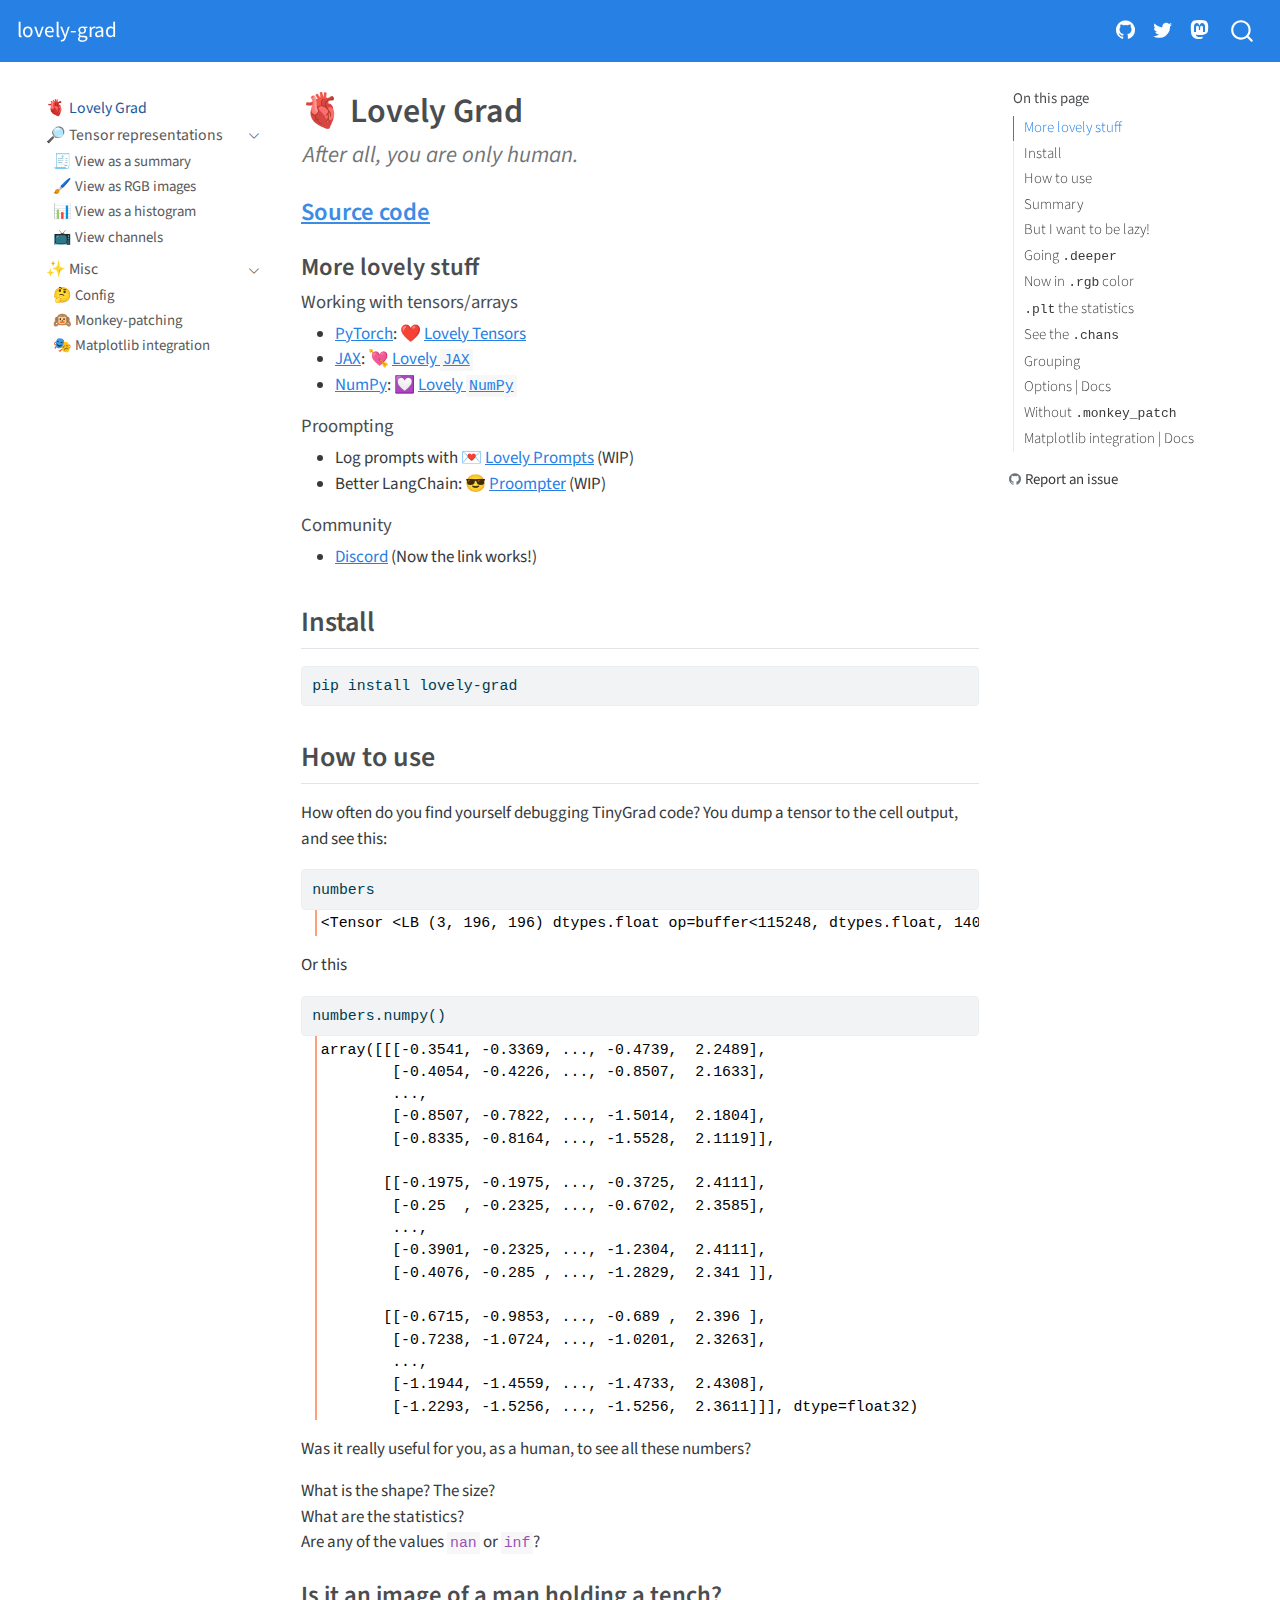
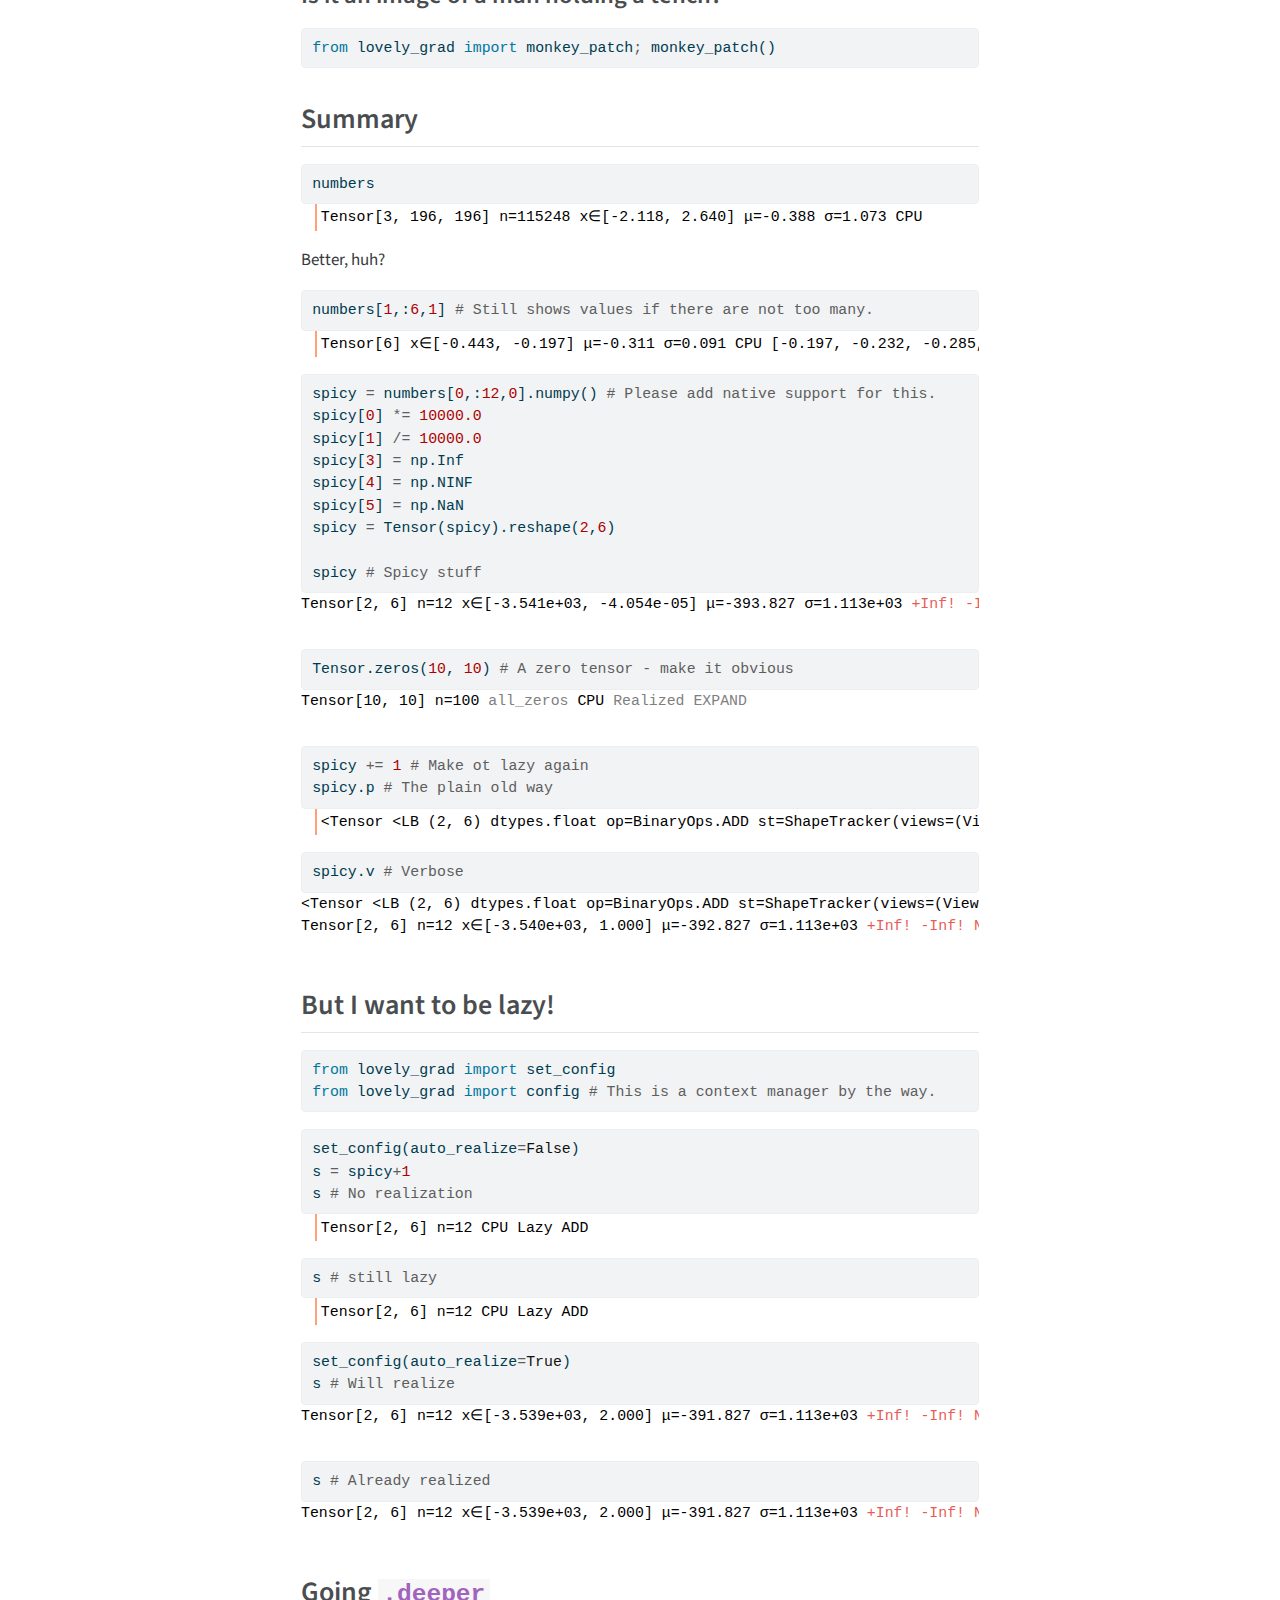
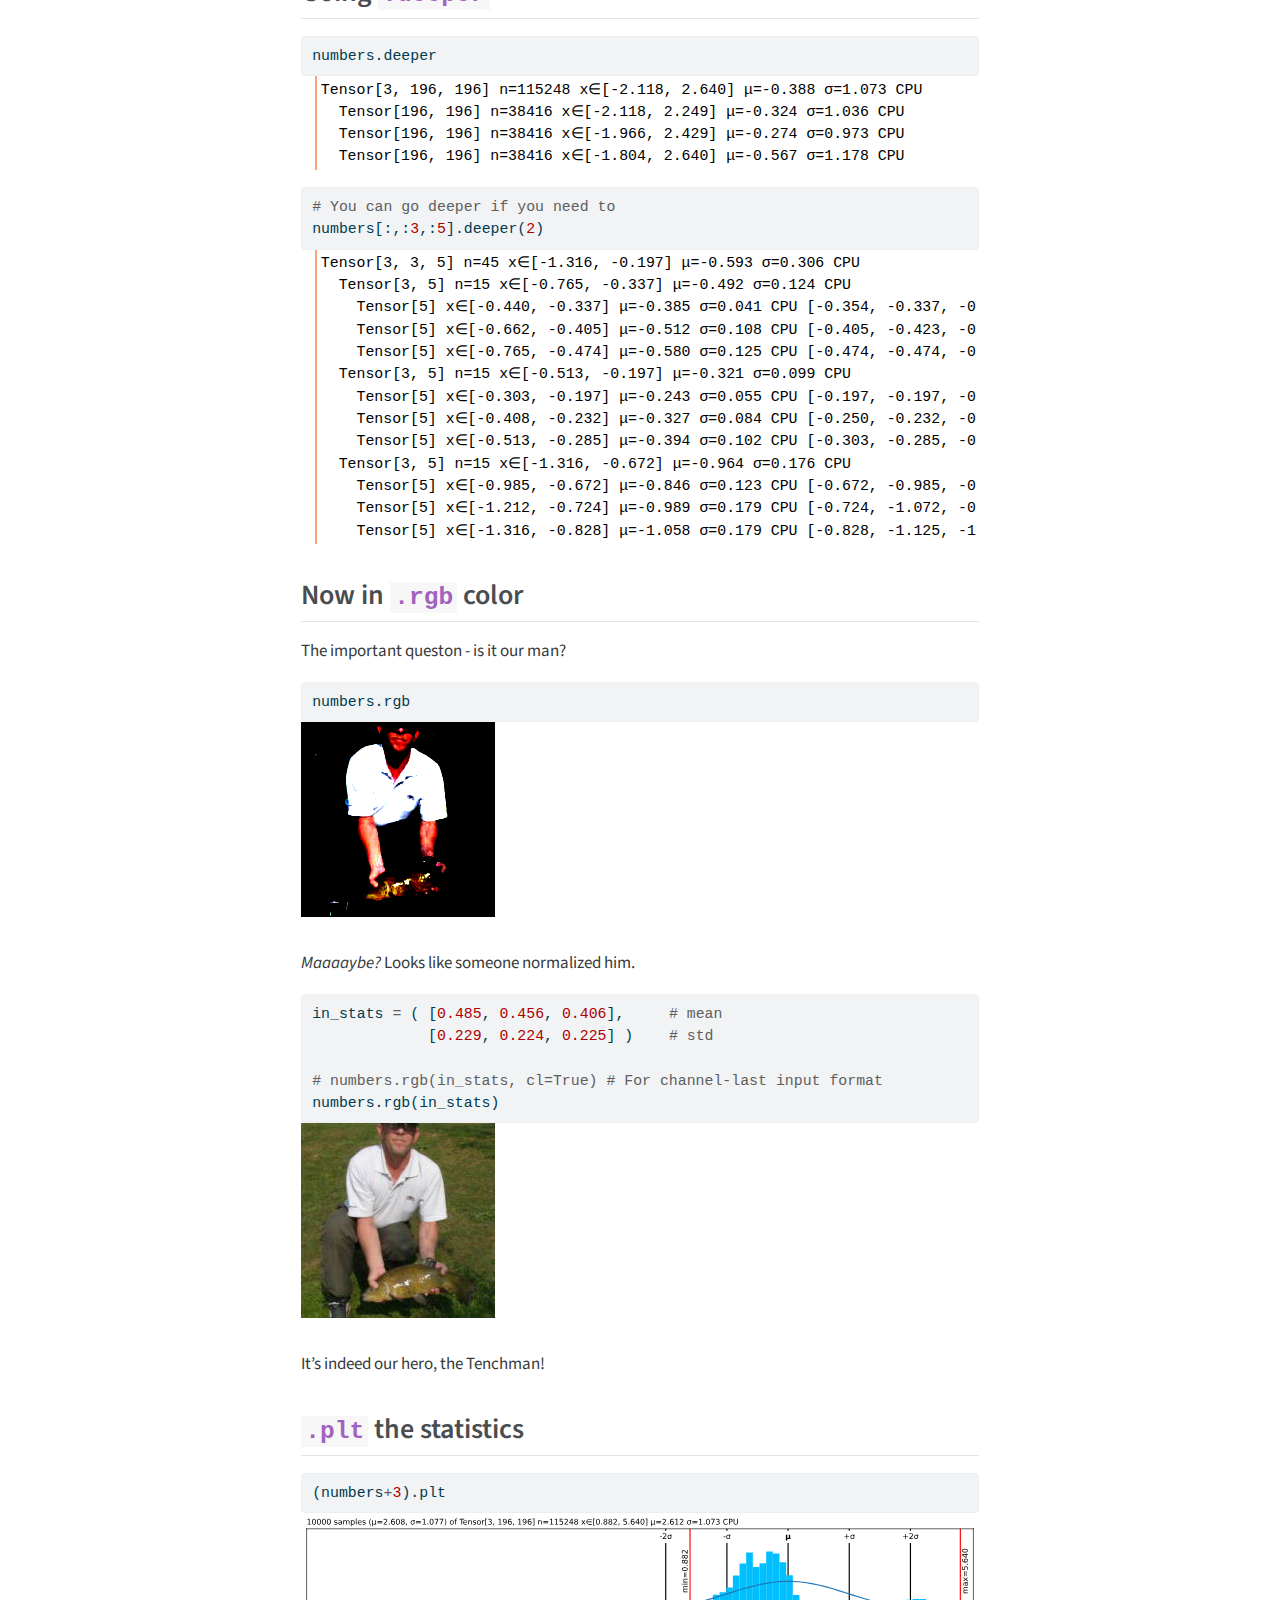
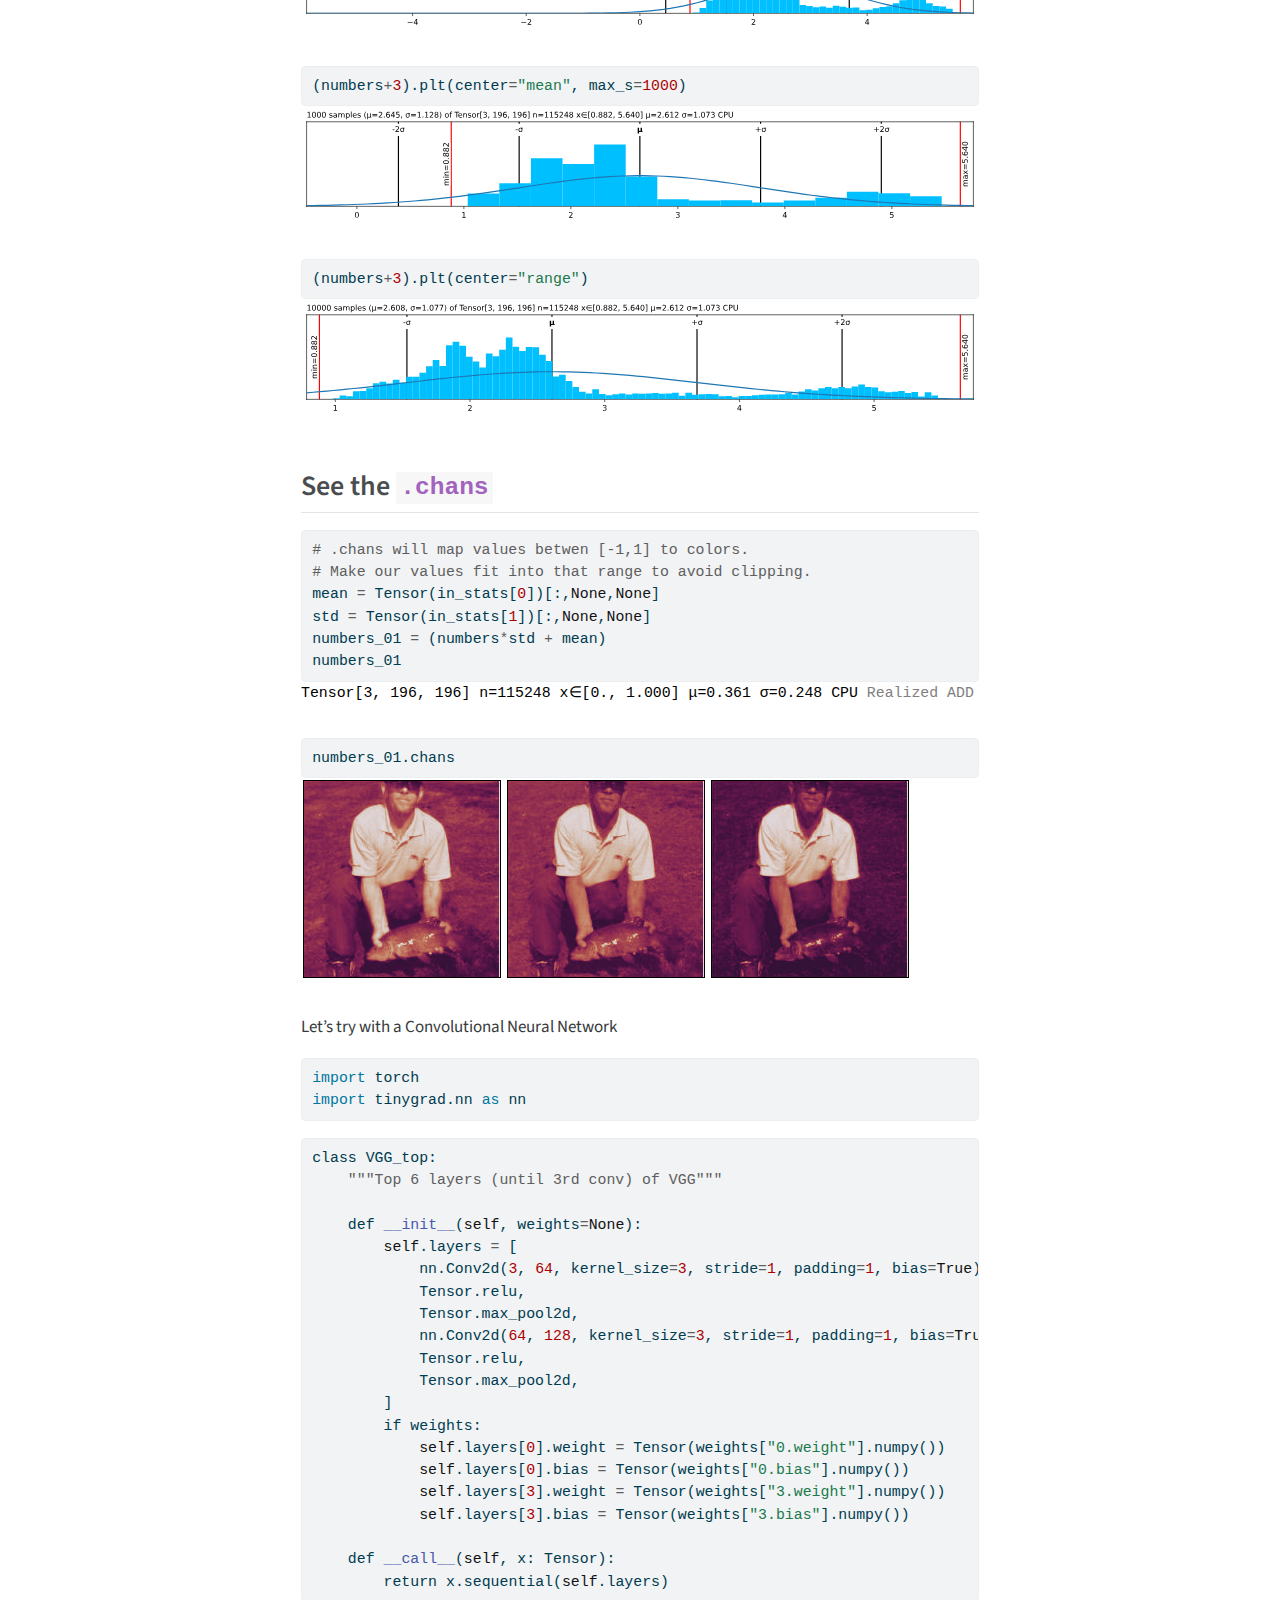
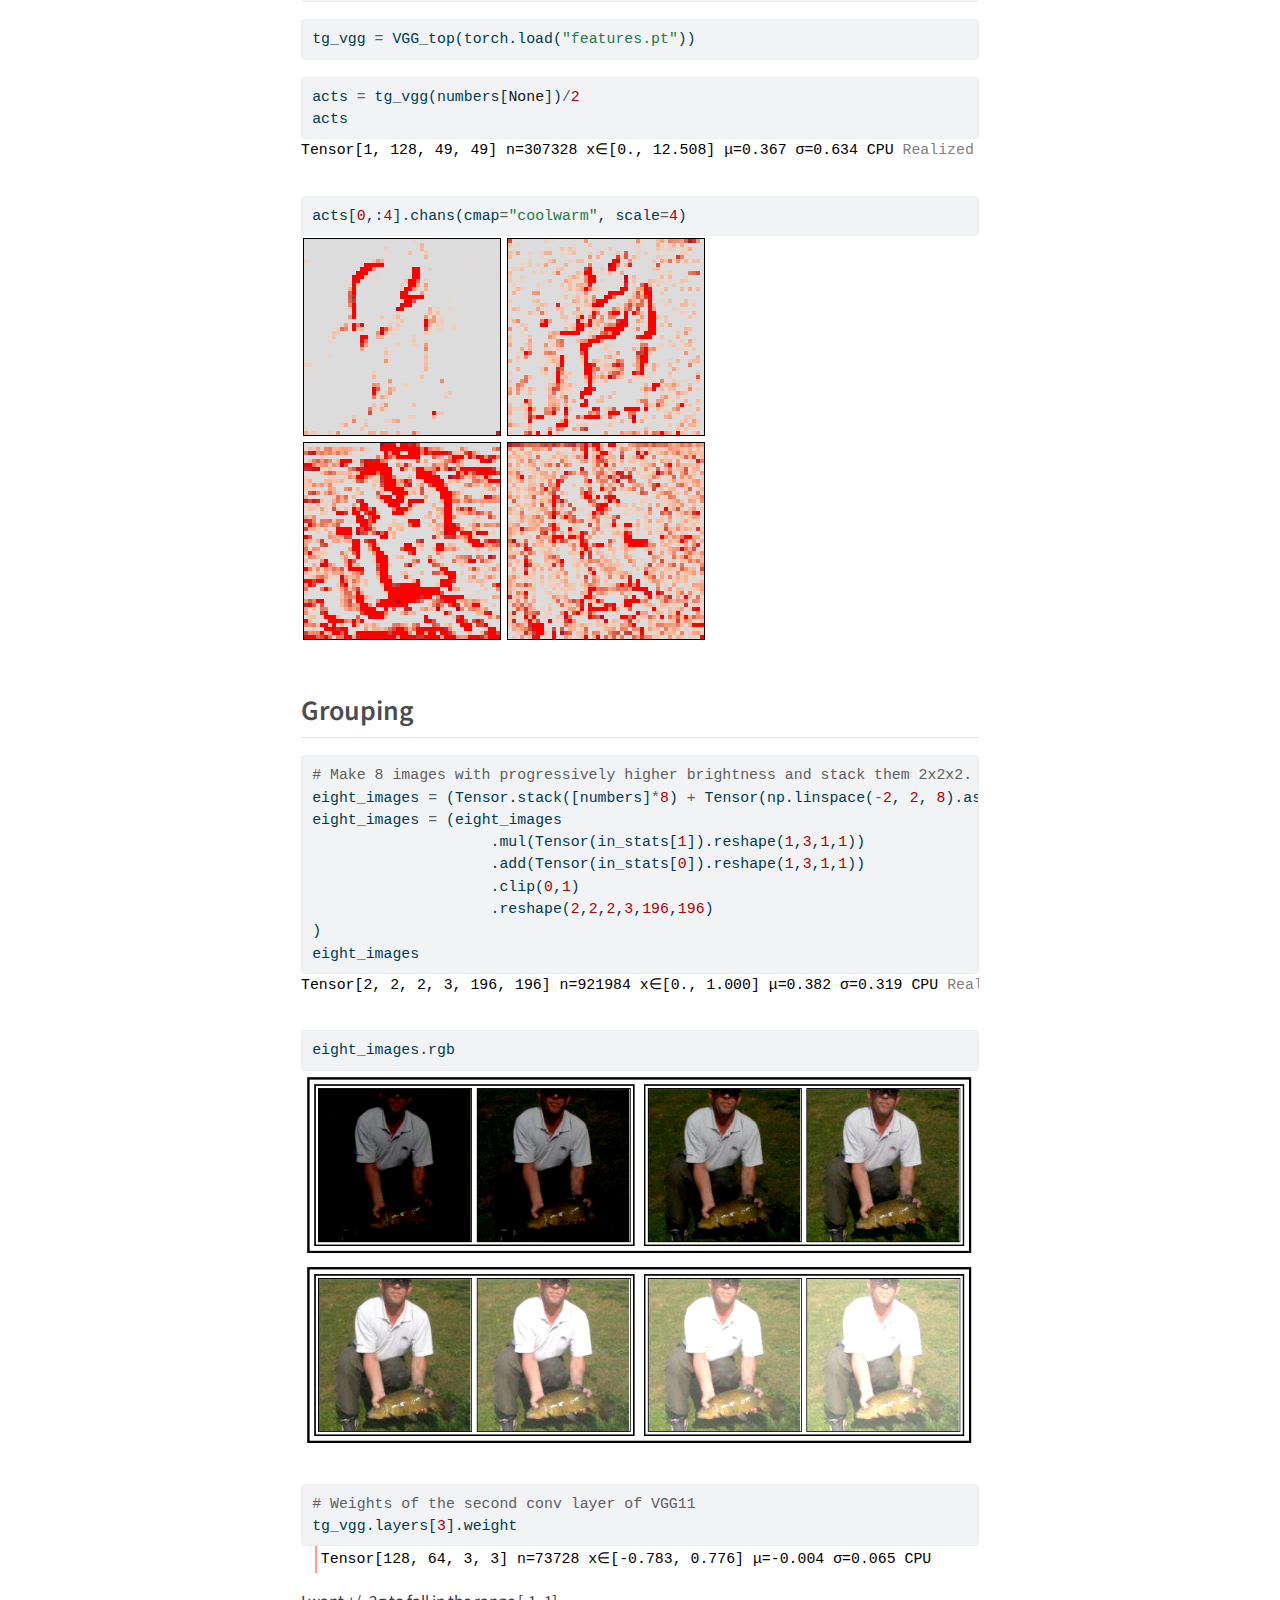
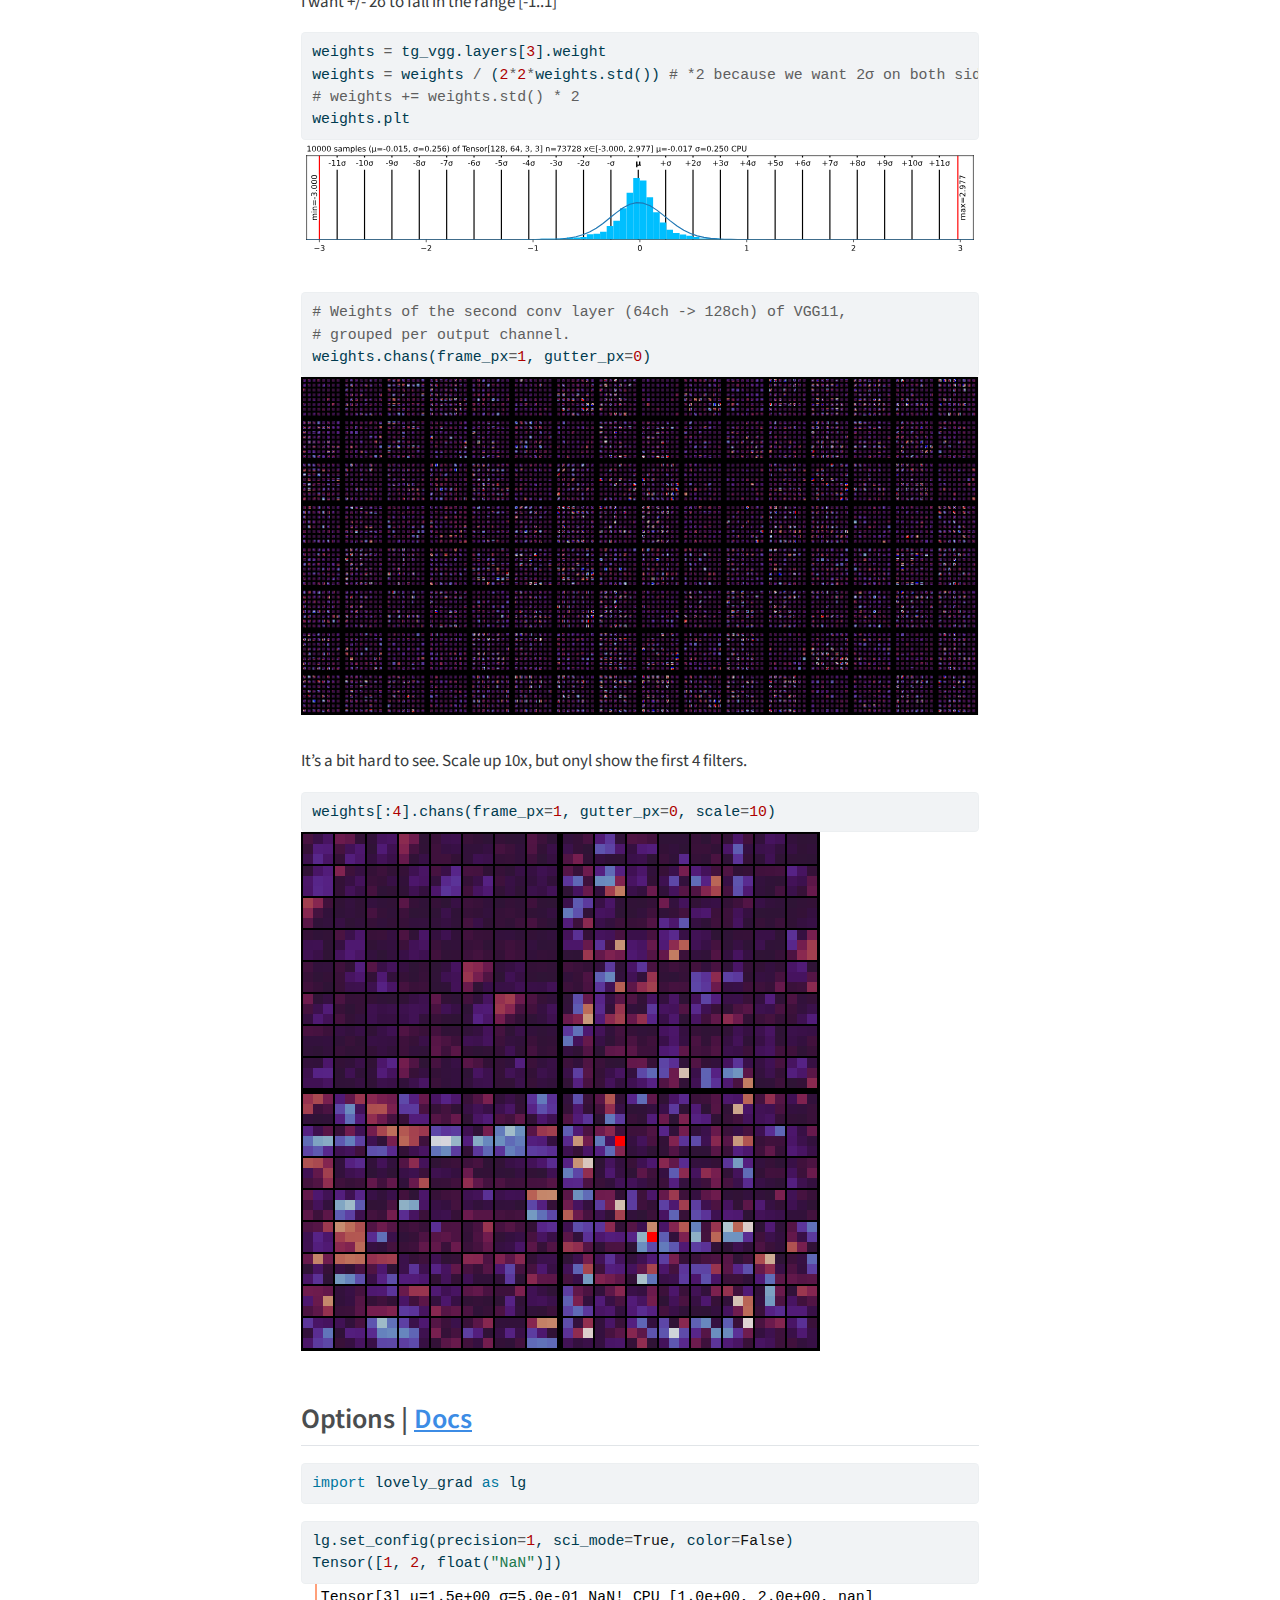
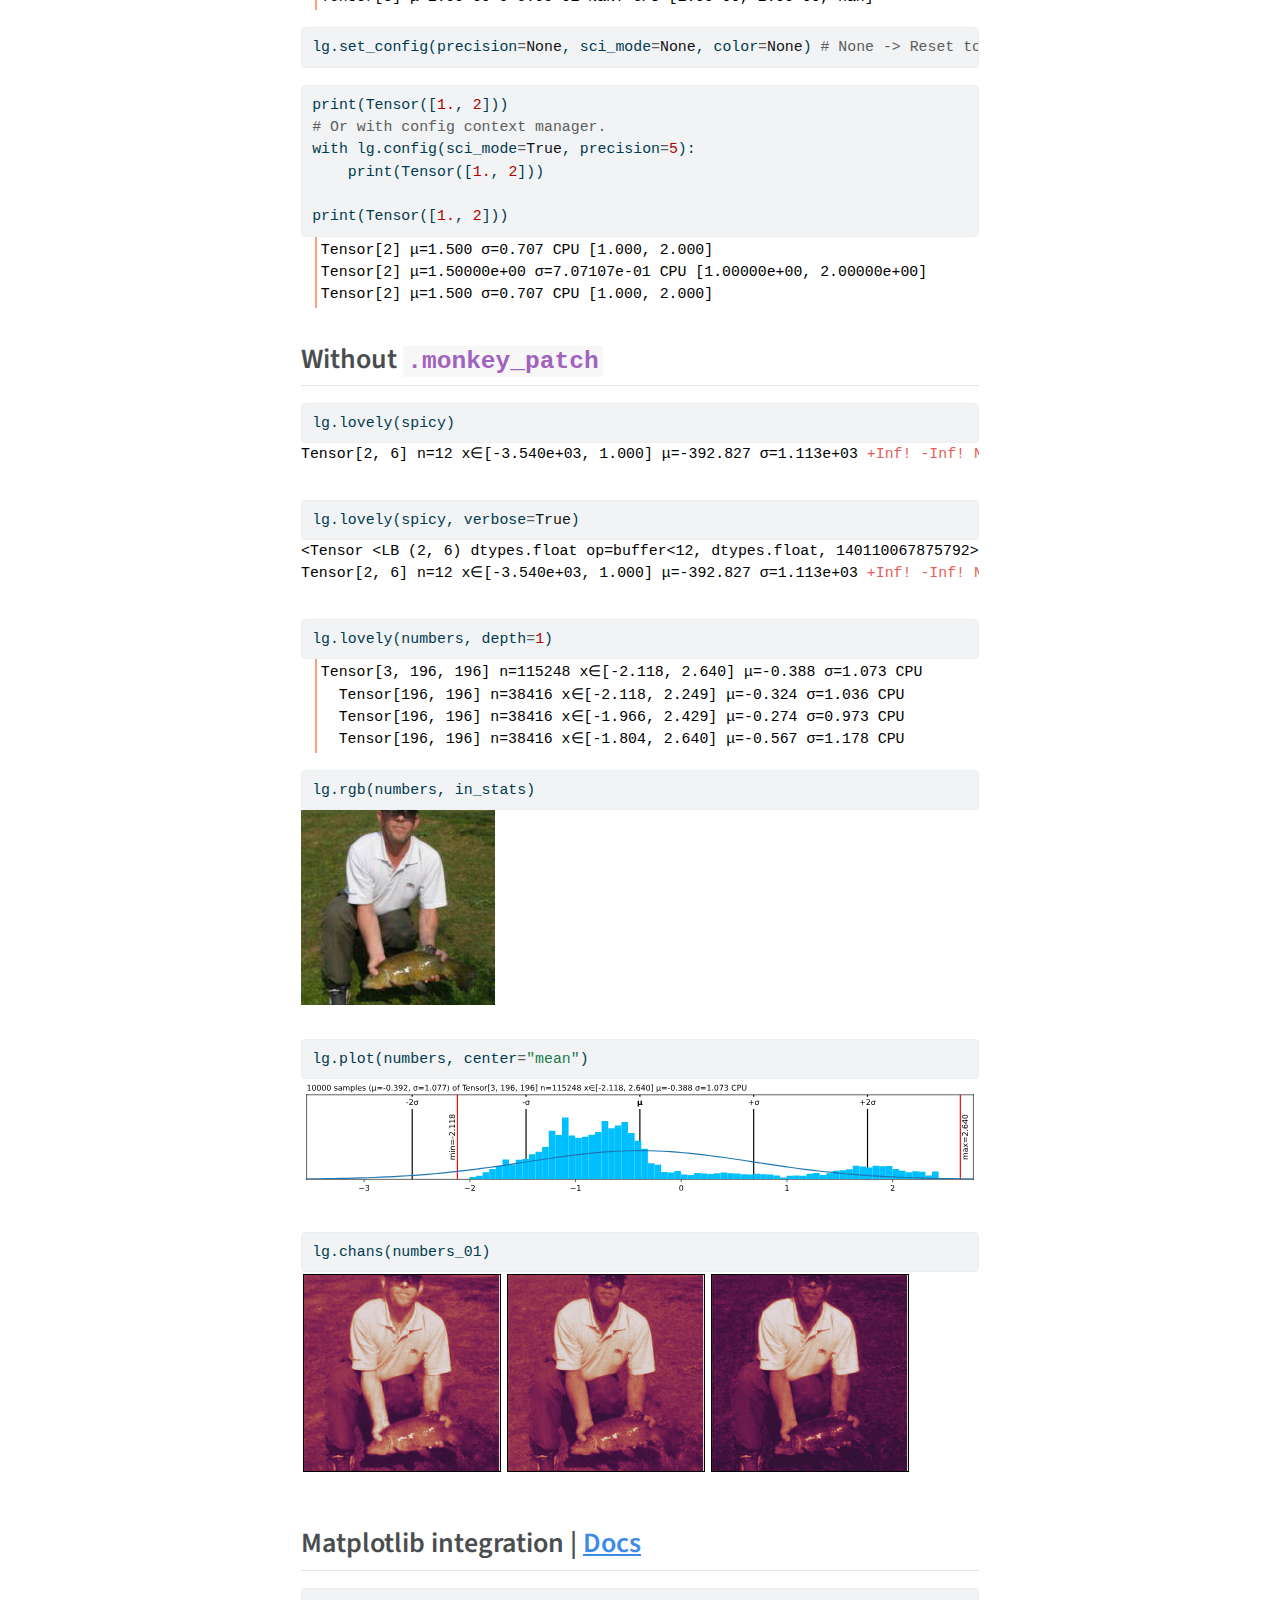
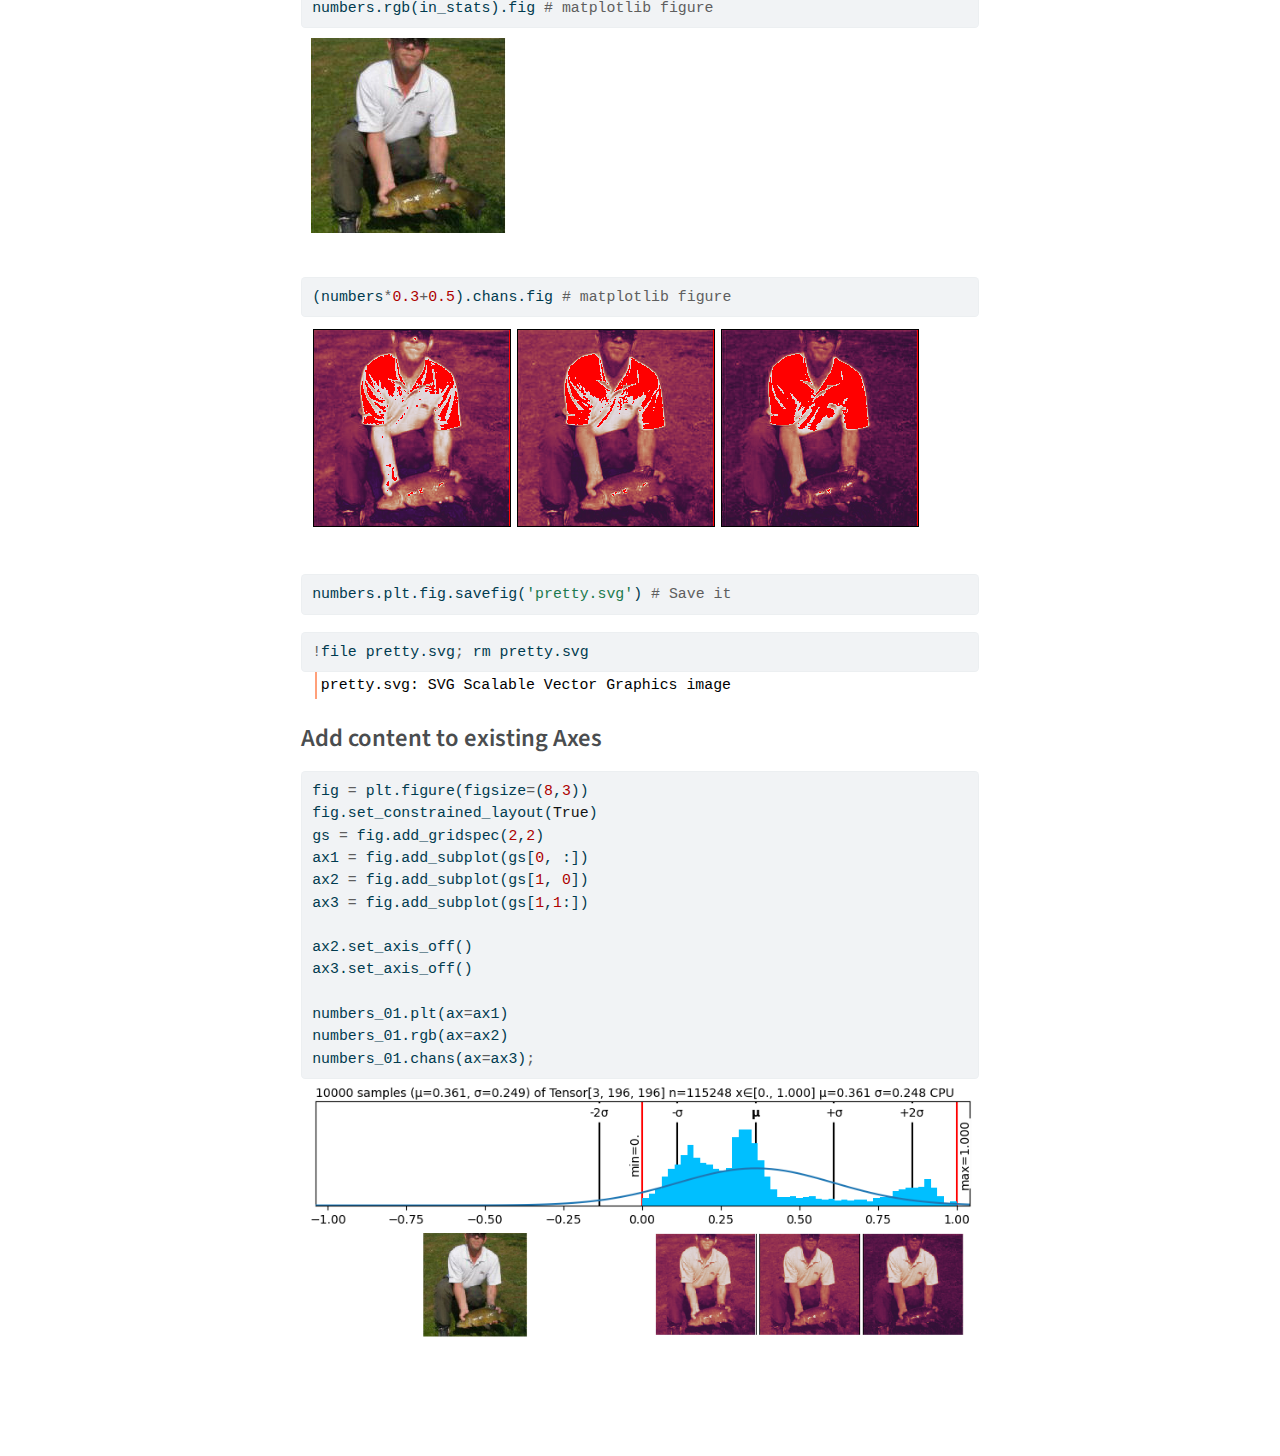
<file: index.html>
<!DOCTYPE html>
<html xmlns="http://www.w3.org/1999/xhtml" lang="en" xml:lang="en"><head>

<meta charset="utf-8">
<meta name="generator" content="quarto-1.3.450">

<meta name="viewport" content="width=device-width, initial-scale=1.0, user-scalable=yes">

<meta name="description" content="After all, you are only human.">

<title>lovely-grad - 🫀 Lovely Grad</title>
<style>
code{white-space: pre-wrap;}
span.smallcaps{font-variant: small-caps;}
div.columns{display: flex; gap: min(4vw, 1.5em);}
div.column{flex: auto; overflow-x: auto;}
div.hanging-indent{margin-left: 1.5em; text-indent: -1.5em;}
ul.task-list{list-style: none;}
ul.task-list li input[type="checkbox"] {
  width: 0.8em;
  margin: 0 0.8em 0.2em -1em; /* quarto-specific, see https://github.com/quarto-dev/quarto-cli/issues/4556 */ 
  vertical-align: middle;
}
/* CSS for syntax highlighting */
pre > code.sourceCode { white-space: pre; position: relative; }
pre > code.sourceCode > span { display: inline-block; line-height: 1.25; }
pre > code.sourceCode > span:empty { height: 1.2em; }
.sourceCode { overflow: visible; }
code.sourceCode > span { color: inherit; text-decoration: inherit; }
div.sourceCode { margin: 1em 0; }
pre.sourceCode { margin: 0; }
@media screen {
div.sourceCode { overflow: auto; }
}
@media print {
pre > code.sourceCode { white-space: pre-wrap; }
pre > code.sourceCode > span { text-indent: -5em; padding-left: 5em; }
}
pre.numberSource code
  { counter-reset: source-line 0; }
pre.numberSource code > span
  { position: relative; left: -4em; counter-increment: source-line; }
pre.numberSource code > span > a:first-child::before
  { content: counter(source-line);
    position: relative; left: -1em; text-align: right; vertical-align: baseline;
    border: none; display: inline-block;
    -webkit-touch-callout: none; -webkit-user-select: none;
    -khtml-user-select: none; -moz-user-select: none;
    -ms-user-select: none; user-select: none;
    padding: 0 4px; width: 4em;
  }
pre.numberSource { margin-left: 3em;  padding-left: 4px; }
div.sourceCode
  {   }
@media screen {
pre > code.sourceCode > span > a:first-child::before { text-decoration: underline; }
}
</style>


<script src="site_libs/quarto-nav/quarto-nav.js"></script>
<script src="site_libs/quarto-nav/headroom.min.js"></script>
<script src="site_libs/clipboard/clipboard.min.js"></script>
<script src="site_libs/quarto-search/autocomplete.umd.js"></script>
<script src="site_libs/quarto-search/fuse.min.js"></script>
<script src="site_libs/quarto-search/quarto-search.js"></script>
<meta name="quarto:offset" content="./">
<script src="site_libs/quarto-html/quarto.js"></script>
<script src="site_libs/quarto-html/popper.min.js"></script>
<script src="site_libs/quarto-html/tippy.umd.min.js"></script>
<script src="site_libs/quarto-html/anchor.min.js"></script>
<link href="site_libs/quarto-html/tippy.css" rel="stylesheet">
<link href="site_libs/quarto-html/quarto-syntax-highlighting.css" rel="stylesheet" id="quarto-text-highlighting-styles">
<script src="site_libs/bootstrap/bootstrap.min.js"></script>
<link href="site_libs/bootstrap/bootstrap-icons.css" rel="stylesheet">
<link href="site_libs/bootstrap/bootstrap.min.css" rel="stylesheet" id="quarto-bootstrap" data-mode="light">
<script id="quarto-search-options" type="application/json">{
  "location": "navbar",
  "copy-button": false,
  "collapse-after": 3,
  "panel-placement": "end",
  "type": "overlay",
  "limit": 20,
  "language": {
    "search-no-results-text": "No results",
    "search-matching-documents-text": "matching documents",
    "search-copy-link-title": "Copy link to search",
    "search-hide-matches-text": "Hide additional matches",
    "search-more-match-text": "more match in this document",
    "search-more-matches-text": "more matches in this document",
    "search-clear-button-title": "Clear",
    "search-detached-cancel-button-title": "Cancel",
    "search-submit-button-title": "Submit",
    "search-label": "Search"
  }
}</script>


<link rel="stylesheet" href="styles.css">
<meta property="og:title" content="lovely-grad - 🫀 Lovely Grad">
<meta property="og:description" content="After all, you are only human.">
<meta property="og:image" content="https://xl0.github.io/lovely-grad/index_files/figure-html/cell-18-output-1.png">
<meta property="og:site-name" content="lovely-grad">
<meta property="og:image:height" content="195">
<meta property="og:image:width" content="196">
<meta name="twitter:title" content="lovely-grad - 🫀 Lovely Grad">
<meta name="twitter:description" content="After all, you are only human.">
<meta name="twitter:image" content="https://xl0.github.io/lovely-grad/index_files/figure-html/cell-18-output-1.png">
<meta name="twitter:image-height" content="195">
<meta name="twitter:image-width" content="196">
<meta name="twitter:card" content="summary_large_image">
</head>

<body class="nav-sidebar floating nav-fixed">

<div id="quarto-search-results"></div>
  <header id="quarto-header" class="headroom fixed-top">
    <nav class="navbar navbar-expand-lg navbar-dark ">
      <div class="navbar-container container-fluid">
      <div class="navbar-brand-container">
    <a class="navbar-brand" href="./index.html">
    <span class="navbar-title">lovely-grad</span>
    </a>
  </div>
            <div id="quarto-search" class="" title="Search"></div>
          <button class="navbar-toggler" type="button" data-bs-toggle="collapse" data-bs-target="#navbarCollapse" aria-controls="navbarCollapse" aria-expanded="false" aria-label="Toggle navigation" onclick="if (window.quartoToggleHeadroom) { window.quartoToggleHeadroom(); }">
  <span class="navbar-toggler-icon"></span>
</button>
          <div class="collapse navbar-collapse" id="navbarCollapse">
            <ul class="navbar-nav navbar-nav-scroll ms-auto">
  <li class="nav-item compact">
    <a class="nav-link" href="http://github.com/xl0/lovely-gard" rel="" target=""><i class="bi bi-github" role="img">
</i> 
 <span class="menu-text"></span></a>
  </li>  
  <li class="nav-item compact">
    <a class="nav-link" href="https://twitter.com/xl0xl0xl0" rel="" target=""><i class="bi bi-twitter" role="img">
</i> 
 <span class="menu-text"></span></a>
  </li>  
  <li class="nav-item compact">
    <a class="nav-link" href="https://sigmoid.social/@xl0" rel="" target=""><i class="bi bi-mastodon" role="img">
</i> 
 <span class="menu-text"></span></a>
  </li>  
</ul>
            <div class="quarto-navbar-tools">
</div>
          </div> <!-- /navcollapse -->
      </div> <!-- /container-fluid -->
    </nav>
  <nav class="quarto-secondary-nav">
    <div class="container-fluid d-flex">
      <button type="button" class="quarto-btn-toggle btn" data-bs-toggle="collapse" data-bs-target="#quarto-sidebar,#quarto-sidebar-glass" aria-controls="quarto-sidebar" aria-expanded="false" aria-label="Toggle sidebar navigation" onclick="if (window.quartoToggleHeadroom) { window.quartoToggleHeadroom(); }">
        <i class="bi bi-layout-text-sidebar-reverse"></i>
      </button>
      <nav class="quarto-page-breadcrumbs" aria-label="breadcrumb"><ol class="breadcrumb"><li class="breadcrumb-item"><a href="./index.html">🫀 Lovely Grad</a></li></ol></nav>
      <a class="flex-grow-1" role="button" data-bs-toggle="collapse" data-bs-target="#quarto-sidebar,#quarto-sidebar-glass" aria-controls="quarto-sidebar" aria-expanded="false" aria-label="Toggle sidebar navigation" onclick="if (window.quartoToggleHeadroom) { window.quartoToggleHeadroom(); }">      
      </a>
    </div>
  </nav>
</header>
<!-- content -->
<div id="quarto-content" class="quarto-container page-columns page-rows-contents page-layout-article page-navbar">
<!-- sidebar -->
  <nav id="quarto-sidebar" class="sidebar collapse collapse-horizontal sidebar-navigation floating overflow-auto">
    <div class="sidebar-menu-container"> 
    <ul class="list-unstyled mt-1">
        <li class="sidebar-item">
  <div class="sidebar-item-container"> 
  <a href="./index.html" class="sidebar-item-text sidebar-link active">
 <span class="menu-text">🫀 Lovely Grad</span></a>
  </div>
</li>
        <li class="sidebar-item sidebar-item-section">
      <div class="sidebar-item-container"> 
            <a class="sidebar-item-text sidebar-link text-start" data-bs-toggle="collapse" data-bs-target="#quarto-sidebar-section-1" aria-expanded="true">
 <span class="menu-text">🔎 Tensor representations</span></a>
          <a class="sidebar-item-toggle text-start" data-bs-toggle="collapse" data-bs-target="#quarto-sidebar-section-1" aria-expanded="true" aria-label="Toggle section">
            <i class="bi bi-chevron-right ms-2"></i>
          </a> 
      </div>
      <ul id="quarto-sidebar-section-1" class="collapse list-unstyled sidebar-section depth1 show">  
          <li class="sidebar-item">
  <div class="sidebar-item-container"> 
  <a href="./repr_str.html" class="sidebar-item-text sidebar-link">
 <span class="menu-text">🧾 View as a summary</span></a>
  </div>
</li>
          <li class="sidebar-item">
  <div class="sidebar-item-container"> 
  <a href="./repr_rgb.html" class="sidebar-item-text sidebar-link">
 <span class="menu-text">🖌️ View as RGB images</span></a>
  </div>
</li>
          <li class="sidebar-item">
  <div class="sidebar-item-container"> 
  <a href="./repr_plt.html" class="sidebar-item-text sidebar-link">
 <span class="menu-text">📊 View as a histogram</span></a>
  </div>
</li>
          <li class="sidebar-item">
  <div class="sidebar-item-container"> 
  <a href="./repr_chans.html" class="sidebar-item-text sidebar-link">
 <span class="menu-text">📺 View channels</span></a>
  </div>
</li>
      </ul>
  </li>
        <li class="sidebar-item sidebar-item-section">
      <div class="sidebar-item-container"> 
            <a class="sidebar-item-text sidebar-link text-start" data-bs-toggle="collapse" data-bs-target="#quarto-sidebar-section-2" aria-expanded="true">
 <span class="menu-text">✨ Misc</span></a>
          <a class="sidebar-item-toggle text-start" data-bs-toggle="collapse" data-bs-target="#quarto-sidebar-section-2" aria-expanded="true" aria-label="Toggle section">
            <i class="bi bi-chevron-right ms-2"></i>
          </a> 
      </div>
      <ul id="quarto-sidebar-section-2" class="collapse list-unstyled sidebar-section depth1 show">  
          <li class="sidebar-item">
  <div class="sidebar-item-container"> 
  <a href="./utils.config.html" class="sidebar-item-text sidebar-link">
 <span class="menu-text">🤔 Config</span></a>
  </div>
</li>
          <li class="sidebar-item">
  <div class="sidebar-item-container"> 
  <a href="./patch.html" class="sidebar-item-text sidebar-link">
 <span class="menu-text">🙉 Monkey-patching</span></a>
  </div>
</li>
          <li class="sidebar-item">
  <div class="sidebar-item-container"> 
  <a href="./matplotlib.html" class="sidebar-item-text sidebar-link">
 <span class="menu-text">🎭 Matplotlib integration</span></a>
  </div>
</li>
      </ul>
  </li>
    </ul>
    </div>
</nav>
<div id="quarto-sidebar-glass" data-bs-toggle="collapse" data-bs-target="#quarto-sidebar,#quarto-sidebar-glass"></div>
<!-- margin-sidebar -->
    <div id="quarto-margin-sidebar" class="sidebar margin-sidebar">
        <nav id="TOC" role="doc-toc" class="toc-active">
    <h2 id="toc-title">On this page</h2>
   
  <ul>
  <li><a href="#more-lovely-stuff" id="toc-more-lovely-stuff" class="nav-link active" data-scroll-target="#more-lovely-stuff">More lovely stuff</a></li>
  <li><a href="#install" id="toc-install" class="nav-link" data-scroll-target="#install">Install</a></li>
  <li><a href="#how-to-use" id="toc-how-to-use" class="nav-link" data-scroll-target="#how-to-use">How to use</a>
  <ul class="collapse">
  <li><a href="#is-it-an-image-of-a-man-holding-a-tench" id="toc-is-it-an-image-of-a-man-holding-a-tench" class="nav-link" data-scroll-target="#is-it-an-image-of-a-man-holding-a-tench">Is it an image of a man holding a tench?</a></li>
  </ul></li>
  <li><a href="#summary" id="toc-summary" class="nav-link" data-scroll-target="#summary">Summary</a></li>
  <li><a href="#but-i-want-to-be-lazy" id="toc-but-i-want-to-be-lazy" class="nav-link" data-scroll-target="#but-i-want-to-be-lazy">But I want to be lazy!</a></li>
  <li><a href="#going-.deeper" id="toc-going-.deeper" class="nav-link" data-scroll-target="#going-.deeper">Going <code>.deeper</code></a></li>
  <li><a href="#now-in-.rgb-color" id="toc-now-in-.rgb-color" class="nav-link" data-scroll-target="#now-in-.rgb-color">Now in <code>.rgb</code> color</a></li>
  <li><a href="#plt-the-statistics" id="toc-plt-the-statistics" class="nav-link" data-scroll-target="#plt-the-statistics"><code>.plt</code> the statistics</a></li>
  <li><a href="#see-the-.chans" id="toc-see-the-.chans" class="nav-link" data-scroll-target="#see-the-.chans">See the <code>.chans</code></a></li>
  <li><a href="#grouping" id="toc-grouping" class="nav-link" data-scroll-target="#grouping">Grouping</a></li>
  <li><a href="#options-docs" id="toc-options-docs" class="nav-link" data-scroll-target="#options-docs">Options | Docs</a></li>
  <li><a href="#without-.monkey_patch" id="toc-without-.monkey_patch" class="nav-link" data-scroll-target="#without-.monkey_patch">Without <code>.monkey_patch</code></a></li>
  <li><a href="#matplotlib-integration-docs" id="toc-matplotlib-integration-docs" class="nav-link" data-scroll-target="#matplotlib-integration-docs">Matplotlib integration | Docs</a>
  <ul class="collapse">
  <li><a href="#add-content-to-existing-axes" id="toc-add-content-to-existing-axes" class="nav-link" data-scroll-target="#add-content-to-existing-axes">Add content to existing Axes</a></li>
  </ul></li>
  </ul>
<div class="toc-actions"><div><i class="bi bi-github"></i></div><div class="action-links"><p><a href="https://github.com/xl0/lovely-grad/issues/new" class="toc-action">Report an issue</a></p></div></div></nav>
    </div>
<!-- main -->
<main class="content" id="quarto-document-content">

<header id="title-block-header" class="quarto-title-block default">
<div class="quarto-title">
<h1 class="title">🫀 Lovely Grad</h1>
</div>

<div>
  <div class="description">
    After all, you are only human.
  </div>
</div>


<div class="quarto-title-meta">

    
  
    
  </div>
  

</header>

<!-- WARNING: THIS FILE WAS AUTOGENERATED! DO NOT EDIT! -->
<h3 class="anchored">
<a href="https://github.com/xl0/lovely-grad">Source code</a>
</h3>
<section id="more-lovely-stuff" class="level3">
<h3 class="anchored" data-anchor-id="more-lovely-stuff">More lovely stuff</h3>
<section id="working-with-tensorsarrays" class="level5">
<h5 class="anchored" data-anchor-id="working-with-tensorsarrays">Working with tensors/arrays</h5>
<ul>
<li><a href="https://pytorch.org/">PyTorch</a>: ❤️ <a href="https://github.com/xl0/lovely-tensors">Lovely Tensors</a></li>
<li><a href="https://jax.readthedocs.io/">JAX</a>: 💘 <a href="https://github.com/xl0/lovely-jax">Lovely <code>JAX</code></a></li>
<li><a href="https://numpy.org/">NumPy</a>: 💟 <a href="https://github.com/xl0/lovely-numpy">Lovely <code>NumPy</code></a></li>
</ul>
</section>
<section id="proompting" class="level5">
<h5 class="anchored" data-anchor-id="proompting">Proompting</h5>
<ul>
<li>Log prompts with 💌 <a href="https://github.com/xl0/lovely-prompts">Lovely Prompts</a> (WIP)</li>
<li>Better LangChain: 😎 <a href="https://github.com/xl0/proompter">Proompter</a> (WIP)</li>
</ul>
</section>
<section id="community" class="level5">
<h5 class="anchored" data-anchor-id="community">Community</h5>
<ul>
<li><a href="https://discord.gg/qBaqauUWXP">Discord</a> (Now the link works!)</li>
</ul>
</section>
</section>
<section id="install" class="level2">
<h2 class="anchored" data-anchor-id="install">Install</h2>
<div class="sourceCode" id="cb1"><pre class="sourceCode sh code-with-copy"><code class="sourceCode bash"><span id="cb1-1"><a href="#cb1-1" aria-hidden="true" tabindex="-1"></a><span class="ex">pip</span> install lovely-grad</span></code><button title="Copy to Clipboard" class="code-copy-button"><i class="bi"></i></button></pre></div>
</section>
<section id="how-to-use" class="level2">
<h2 class="anchored" data-anchor-id="how-to-use">How to use</h2>
<p>How often do you find yourself debugging TinyGrad code? You dump a tensor to the cell output, and see this:</p>
<div class="cell">
<div class="sourceCode cell-code" id="cb2"><pre class="sourceCode python code-with-copy"><code class="sourceCode python"><span id="cb2-1"><a href="#cb2-1" aria-hidden="true" tabindex="-1"></a>numbers</span></code><button title="Copy to Clipboard" class="code-copy-button"><i class="bi"></i></button></pre></div>
<div class="cell-output cell-output-display">
<pre><code>&lt;Tensor &lt;LB (3, 196, 196) dtypes.float op=buffer&lt;115248, dtypes.float, 140110070756784&gt; st=ShapeTracker(views=(View(shape=(3, 196, 196), strides=(38416, 196, 1), offset=0, mask=None, contiguous=True),))&gt; on CPU with grad None&gt;</code></pre>
</div>
</div>
<p>Or this</p>
<div class="cell">
<div class="sourceCode cell-code" id="cb4"><pre class="sourceCode python code-with-copy"><code class="sourceCode python"><span id="cb4-1"><a href="#cb4-1" aria-hidden="true" tabindex="-1"></a>numbers.numpy()</span></code><button title="Copy to Clipboard" class="code-copy-button"><i class="bi"></i></button></pre></div>
<div class="cell-output cell-output-display">
<pre><code>array([[[-0.3541, -0.3369, ..., -0.4739,  2.2489],
        [-0.4054, -0.4226, ..., -0.8507,  2.1633],
        ...,
        [-0.8507, -0.7822, ..., -1.5014,  2.1804],
        [-0.8335, -0.8164, ..., -1.5528,  2.1119]],

       [[-0.1975, -0.1975, ..., -0.3725,  2.4111],
        [-0.25  , -0.2325, ..., -0.6702,  2.3585],
        ...,
        [-0.3901, -0.2325, ..., -1.2304,  2.4111],
        [-0.4076, -0.285 , ..., -1.2829,  2.341 ]],

       [[-0.6715, -0.9853, ..., -0.689 ,  2.396 ],
        [-0.7238, -1.0724, ..., -1.0201,  2.3263],
        ...,
        [-1.1944, -1.4559, ..., -1.4733,  2.4308],
        [-1.2293, -1.5256, ..., -1.5256,  2.3611]]], dtype=float32)</code></pre>
</div>
</div>
<p>Was it really useful for you, as a human, to see all these numbers?</p>
<p>What is the shape? The size?<br>
What are the statistics?<br>
Are any of the values <code>nan</code> or <code>inf</code>?</p>
<section id="is-it-an-image-of-a-man-holding-a-tench" class="level3">
<h3 class="anchored" data-anchor-id="is-it-an-image-of-a-man-holding-a-tench">Is it an image of a man holding a tench?</h3>
<div class="cell">
<div class="sourceCode cell-code" id="cb6"><pre class="sourceCode python code-with-copy"><code class="sourceCode python"><span id="cb6-1"><a href="#cb6-1" aria-hidden="true" tabindex="-1"></a><span class="im">from</span> lovely_grad <span class="im">import</span> monkey_patch<span class="op">;</span> monkey_patch()</span></code><button title="Copy to Clipboard" class="code-copy-button"><i class="bi"></i></button></pre></div>
</div>
</section>
</section>
<section id="summary" class="level2">
<h2 class="anchored" data-anchor-id="summary">Summary</h2>
<div class="cell">
<div class="sourceCode cell-code" id="cb7"><pre class="sourceCode python code-with-copy"><code class="sourceCode python"><span id="cb7-1"><a href="#cb7-1" aria-hidden="true" tabindex="-1"></a>numbers</span></code><button title="Copy to Clipboard" class="code-copy-button"><i class="bi"></i></button></pre></div>
<div class="cell-output cell-output-display">
<pre><code>Tensor[3, 196, 196] n=115248 x∈[-2.118, 2.640] μ=-0.388 σ=1.073 CPU</code></pre>
</div>
</div>
<p>Better, huh?</p>
<div class="cell">
<div class="sourceCode cell-code" id="cb9"><pre class="sourceCode python code-with-copy"><code class="sourceCode python"><span id="cb9-1"><a href="#cb9-1" aria-hidden="true" tabindex="-1"></a>numbers[<span class="dv">1</span>,:<span class="dv">6</span>,<span class="dv">1</span>] <span class="co"># Still shows values if there are not too many.</span></span></code><button title="Copy to Clipboard" class="code-copy-button"><i class="bi"></i></button></pre></div>
<div class="cell-output cell-output-display">
<pre><code>Tensor[6] x∈[-0.443, -0.197] μ=-0.311 σ=0.091 CPU [-0.197, -0.232, -0.285, -0.373, -0.443, -0.338]</code></pre>
</div>
</div>
<div class="cell">
<div class="sourceCode cell-code" id="cb11"><pre class="sourceCode python code-with-copy"><code class="sourceCode python"><span id="cb11-1"><a href="#cb11-1" aria-hidden="true" tabindex="-1"></a>spicy <span class="op">=</span> numbers[<span class="dv">0</span>,:<span class="dv">12</span>,<span class="dv">0</span>].numpy() <span class="co"># Please add native support for this.</span></span>
<span id="cb11-2"><a href="#cb11-2" aria-hidden="true" tabindex="-1"></a>spicy[<span class="dv">0</span>] <span class="op">*=</span> <span class="fl">10000.0</span></span>
<span id="cb11-3"><a href="#cb11-3" aria-hidden="true" tabindex="-1"></a>spicy[<span class="dv">1</span>] <span class="op">/=</span> <span class="fl">10000.0</span></span>
<span id="cb11-4"><a href="#cb11-4" aria-hidden="true" tabindex="-1"></a>spicy[<span class="dv">3</span>] <span class="op">=</span> np.Inf</span>
<span id="cb11-5"><a href="#cb11-5" aria-hidden="true" tabindex="-1"></a>spicy[<span class="dv">4</span>] <span class="op">=</span> np.NINF</span>
<span id="cb11-6"><a href="#cb11-6" aria-hidden="true" tabindex="-1"></a>spicy[<span class="dv">5</span>] <span class="op">=</span> np.NaN</span>
<span id="cb11-7"><a href="#cb11-7" aria-hidden="true" tabindex="-1"></a>spicy <span class="op">=</span> Tensor(spicy).reshape(<span class="dv">2</span>,<span class="dv">6</span>)</span>
<span id="cb11-8"><a href="#cb11-8" aria-hidden="true" tabindex="-1"></a></span>
<span id="cb11-9"><a href="#cb11-9" aria-hidden="true" tabindex="-1"></a>spicy <span class="co"># Spicy stuff</span></span></code><button title="Copy to Clipboard" class="code-copy-button"><i class="bi"></i></button></pre></div>
<div class="cell-output cell-output-display">
<div class="ansi-escaped-output">
<pre>Tensor[2, 6] n=12 x∈[-3.541e+03, -4.054e-05] μ=-393.827 σ=1.113e+03 <span class="ansi-red-fg">+Inf!</span> <span class="ansi-red-fg">-Inf!</span> <span class="ansi-red-fg">NaN!</span> CPU</pre>
</div>
</div>
</div>
<div class="cell">
<div class="sourceCode cell-code" id="cb12"><pre class="sourceCode python code-with-copy"><code class="sourceCode python"><span id="cb12-1"><a href="#cb12-1" aria-hidden="true" tabindex="-1"></a>Tensor.zeros(<span class="dv">10</span>, <span class="dv">10</span>) <span class="co"># A zero tensor - make it obvious</span></span></code><button title="Copy to Clipboard" class="code-copy-button"><i class="bi"></i></button></pre></div>
<div class="cell-output cell-output-display">
<div class="ansi-escaped-output">
<pre>Tensor[10, 10] n=100 <span style="color:rgb(127,127,127)">all_zeros</span> CPU <span style="color:rgb(127,127,127)">Realized EXPAND</span></pre>
</div>
</div>
</div>
<div class="cell">
<div class="sourceCode cell-code" id="cb13"><pre class="sourceCode python code-with-copy"><code class="sourceCode python"><span id="cb13-1"><a href="#cb13-1" aria-hidden="true" tabindex="-1"></a>spicy <span class="op">+=</span> <span class="dv">1</span> <span class="co"># Make ot lazy again</span></span>
<span id="cb13-2"><a href="#cb13-2" aria-hidden="true" tabindex="-1"></a>spicy.p <span class="co"># The plain old way</span></span></code><button title="Copy to Clipboard" class="code-copy-button"><i class="bi"></i></button></pre></div>
<div class="cell-output cell-output-display">
<pre><code>&lt;Tensor &lt;LB (2, 6) dtypes.float op=BinaryOps.ADD st=ShapeTracker(views=(View(shape=(2, 6), strides=(6, 1), offset=0, mask=None, contiguous=True),))&gt; on CPU with grad None&gt;</code></pre>
</div>
</div>
<div class="cell">
<div class="sourceCode cell-code" id="cb15"><pre class="sourceCode python code-with-copy"><code class="sourceCode python"><span id="cb15-1"><a href="#cb15-1" aria-hidden="true" tabindex="-1"></a>spicy.v <span class="co"># Verbose</span></span></code><button title="Copy to Clipboard" class="code-copy-button"><i class="bi"></i></button></pre></div>
<div class="cell-output cell-output-display">
<div class="ansi-escaped-output">
<pre>&lt;Tensor &lt;LB (2, 6) dtypes.float op=BinaryOps.ADD st=ShapeTracker(views=(View(shape=(2, 6), strides=(6, 1), offset=0, mask=None, contiguous=True),))&gt; on CPU with grad None&gt;
Tensor[2, 6] n=12 x∈[-3.540e+03, 1.000] μ=-392.827 σ=1.113e+03 <span class="ansi-red-fg">+Inf!</span> <span class="ansi-red-fg">-Inf!</span> <span class="ansi-red-fg">NaN!</span> CPU <span style="color:rgb(127,127,127)">Realized ADD</span></pre>
</div>
</div>
</div>
</section>
<section id="but-i-want-to-be-lazy" class="level2">
<h2 class="anchored" data-anchor-id="but-i-want-to-be-lazy">But I want to be lazy!</h2>
<div class="cell">
<div class="sourceCode cell-code" id="cb16"><pre class="sourceCode python code-with-copy"><code class="sourceCode python"><span id="cb16-1"><a href="#cb16-1" aria-hidden="true" tabindex="-1"></a><span class="im">from</span> lovely_grad <span class="im">import</span> set_config</span>
<span id="cb16-2"><a href="#cb16-2" aria-hidden="true" tabindex="-1"></a><span class="im">from</span> lovely_grad <span class="im">import</span> config <span class="co"># This is a context manager by the way.</span></span></code><button title="Copy to Clipboard" class="code-copy-button"><i class="bi"></i></button></pre></div>
</div>
<div class="cell">
<div class="sourceCode cell-code" id="cb17"><pre class="sourceCode python code-with-copy"><code class="sourceCode python"><span id="cb17-1"><a href="#cb17-1" aria-hidden="true" tabindex="-1"></a>set_config(auto_realize<span class="op">=</span><span class="va">False</span>)</span>
<span id="cb17-2"><a href="#cb17-2" aria-hidden="true" tabindex="-1"></a>s <span class="op">=</span> spicy<span class="op">+</span><span class="dv">1</span></span>
<span id="cb17-3"><a href="#cb17-3" aria-hidden="true" tabindex="-1"></a>s <span class="co"># No realization</span></span></code><button title="Copy to Clipboard" class="code-copy-button"><i class="bi"></i></button></pre></div>
<div class="cell-output cell-output-display">
<pre><code>Tensor[2, 6] n=12 CPU Lazy ADD</code></pre>
</div>
</div>
<div class="cell">
<div class="sourceCode cell-code" id="cb19"><pre class="sourceCode python code-with-copy"><code class="sourceCode python"><span id="cb19-1"><a href="#cb19-1" aria-hidden="true" tabindex="-1"></a>s <span class="co"># still lazy</span></span></code><button title="Copy to Clipboard" class="code-copy-button"><i class="bi"></i></button></pre></div>
<div class="cell-output cell-output-display">
<pre><code>Tensor[2, 6] n=12 CPU Lazy ADD</code></pre>
</div>
</div>
<div class="cell">
<div class="sourceCode cell-code" id="cb21"><pre class="sourceCode python code-with-copy"><code class="sourceCode python"><span id="cb21-1"><a href="#cb21-1" aria-hidden="true" tabindex="-1"></a>set_config(auto_realize<span class="op">=</span><span class="va">True</span>)</span>
<span id="cb21-2"><a href="#cb21-2" aria-hidden="true" tabindex="-1"></a>s <span class="co"># Will realize</span></span></code><button title="Copy to Clipboard" class="code-copy-button"><i class="bi"></i></button></pre></div>
<div class="cell-output cell-output-display">
<div class="ansi-escaped-output">
<pre>Tensor[2, 6] n=12 x∈[-3.539e+03, 2.000] μ=-391.827 σ=1.113e+03 <span class="ansi-red-fg">+Inf!</span> <span class="ansi-red-fg">-Inf!</span> <span class="ansi-red-fg">NaN!</span> CPU <span style="color:rgb(127,127,127)">Realized ADD</span></pre>
</div>
</div>
</div>
<div class="cell">
<div class="sourceCode cell-code" id="cb22"><pre class="sourceCode python code-with-copy"><code class="sourceCode python"><span id="cb22-1"><a href="#cb22-1" aria-hidden="true" tabindex="-1"></a>s <span class="co"># Already realized</span></span></code><button title="Copy to Clipboard" class="code-copy-button"><i class="bi"></i></button></pre></div>
<div class="cell-output cell-output-display">
<div class="ansi-escaped-output">
<pre>Tensor[2, 6] n=12 x∈[-3.539e+03, 2.000] μ=-391.827 σ=1.113e+03 <span class="ansi-red-fg">+Inf!</span> <span class="ansi-red-fg">-Inf!</span> <span class="ansi-red-fg">NaN!</span> CPU</pre>
</div>
</div>
</div>
</section>
<section id="going-.deeper" class="level2">
<h2 class="anchored" data-anchor-id="going-.deeper">Going <code>.deeper</code></h2>
<div class="cell">
<div class="sourceCode cell-code" id="cb23"><pre class="sourceCode python code-with-copy"><code class="sourceCode python"><span id="cb23-1"><a href="#cb23-1" aria-hidden="true" tabindex="-1"></a>numbers.deeper</span></code><button title="Copy to Clipboard" class="code-copy-button"><i class="bi"></i></button></pre></div>
<div class="cell-output cell-output-display">
<pre><code>Tensor[3, 196, 196] n=115248 x∈[-2.118, 2.640] μ=-0.388 σ=1.073 CPU
  Tensor[196, 196] n=38416 x∈[-2.118, 2.249] μ=-0.324 σ=1.036 CPU
  Tensor[196, 196] n=38416 x∈[-1.966, 2.429] μ=-0.274 σ=0.973 CPU
  Tensor[196, 196] n=38416 x∈[-1.804, 2.640] μ=-0.567 σ=1.178 CPU</code></pre>
</div>
</div>
<div class="cell">
<div class="sourceCode cell-code" id="cb25"><pre class="sourceCode python code-with-copy"><code class="sourceCode python"><span id="cb25-1"><a href="#cb25-1" aria-hidden="true" tabindex="-1"></a><span class="co"># You can go deeper if you need to</span></span>
<span id="cb25-2"><a href="#cb25-2" aria-hidden="true" tabindex="-1"></a>numbers[:,:<span class="dv">3</span>,:<span class="dv">5</span>].deeper(<span class="dv">2</span>)</span></code><button title="Copy to Clipboard" class="code-copy-button"><i class="bi"></i></button></pre></div>
<div class="cell-output cell-output-display">
<pre><code>Tensor[3, 3, 5] n=45 x∈[-1.316, -0.197] μ=-0.593 σ=0.306 CPU
  Tensor[3, 5] n=15 x∈[-0.765, -0.337] μ=-0.492 σ=0.124 CPU
    Tensor[5] x∈[-0.440, -0.337] μ=-0.385 σ=0.041 CPU [-0.354, -0.337, -0.405, -0.440, -0.388]
    Tensor[5] x∈[-0.662, -0.405] μ=-0.512 σ=0.108 CPU [-0.405, -0.423, -0.491, -0.577, -0.662]
    Tensor[5] x∈[-0.765, -0.474] μ=-0.580 σ=0.125 CPU [-0.474, -0.474, -0.542, -0.645, -0.765]
  Tensor[3, 5] n=15 x∈[-0.513, -0.197] μ=-0.321 σ=0.099 CPU
    Tensor[5] x∈[-0.303, -0.197] μ=-0.243 σ=0.055 CPU [-0.197, -0.197, -0.303, -0.303, -0.215]
    Tensor[5] x∈[-0.408, -0.232] μ=-0.327 σ=0.084 CPU [-0.250, -0.232, -0.338, -0.408, -0.408]
    Tensor[5] x∈[-0.513, -0.285] μ=-0.394 σ=0.102 CPU [-0.303, -0.285, -0.390, -0.478, -0.513]
  Tensor[3, 5] n=15 x∈[-1.316, -0.672] μ=-0.964 σ=0.176 CPU
    Tensor[5] x∈[-0.985, -0.672] μ=-0.846 σ=0.123 CPU [-0.672, -0.985, -0.881, -0.776, -0.916]
    Tensor[5] x∈[-1.212, -0.724] μ=-0.989 σ=0.179 CPU [-0.724, -1.072, -0.968, -0.968, -1.212]
    Tensor[5] x∈[-1.316, -0.828] μ=-1.058 σ=0.179 CPU [-0.828, -1.125, -1.020, -1.003, -1.316]</code></pre>
</div>
</div>
</section>
<section id="now-in-.rgb-color" class="level2">
<h2 class="anchored" data-anchor-id="now-in-.rgb-color">Now in <code>.rgb</code> color</h2>
<p>The important queston - is it our man?</p>
<div class="cell">
<div class="sourceCode cell-code" id="cb27"><pre class="sourceCode python code-with-copy"><code class="sourceCode python"><span id="cb27-1"><a href="#cb27-1" aria-hidden="true" tabindex="-1"></a>numbers.rgb</span></code><button title="Copy to Clipboard" class="code-copy-button"><i class="bi"></i></button></pre></div>
<div class="cell-output cell-output-display">
<p><img src="index_files/figure-html/cell-18-output-1.png" class="img-fluid"></p>
</div>
</div>
<p><em>Maaaaybe?</em> Looks like someone normalized him.</p>
<div class="cell">
<div class="sourceCode cell-code" id="cb28"><pre class="sourceCode python code-with-copy"><code class="sourceCode python"><span id="cb28-1"><a href="#cb28-1" aria-hidden="true" tabindex="-1"></a>in_stats <span class="op">=</span> ( [<span class="fl">0.485</span>, <span class="fl">0.456</span>, <span class="fl">0.406</span>],     <span class="co"># mean </span></span>
<span id="cb28-2"><a href="#cb28-2" aria-hidden="true" tabindex="-1"></a>             [<span class="fl">0.229</span>, <span class="fl">0.224</span>, <span class="fl">0.225</span>] )    <span class="co"># std</span></span>
<span id="cb28-3"><a href="#cb28-3" aria-hidden="true" tabindex="-1"></a></span>
<span id="cb28-4"><a href="#cb28-4" aria-hidden="true" tabindex="-1"></a><span class="co"># numbers.rgb(in_stats, cl=True) # For channel-last input format</span></span>
<span id="cb28-5"><a href="#cb28-5" aria-hidden="true" tabindex="-1"></a>numbers.rgb(in_stats)</span></code><button title="Copy to Clipboard" class="code-copy-button"><i class="bi"></i></button></pre></div>
<div class="cell-output cell-output-display">
<p><img src="index_files/figure-html/cell-19-output-1.png" class="img-fluid"></p>
</div>
</div>
<p>It’s indeed our hero, the Tenchman!</p>
</section>
<section id="plt-the-statistics" class="level2">
<h2 class="anchored" data-anchor-id="plt-the-statistics"><code>.plt</code> the statistics</h2>
<div class="cell">
<div class="sourceCode cell-code" id="cb29"><pre class="sourceCode python code-with-copy"><code class="sourceCode python"><span id="cb29-1"><a href="#cb29-1" aria-hidden="true" tabindex="-1"></a>(numbers<span class="op">+</span><span class="dv">3</span>).plt</span></code><button title="Copy to Clipboard" class="code-copy-button"><i class="bi"></i></button></pre></div>
<div class="cell-output cell-output-display">
<p><img src="index_files/figure-html/cell-20-output-1.svg" class="img-fluid"></p>
</div>
</div>
<div class="cell">
<div class="sourceCode cell-code" id="cb30"><pre class="sourceCode python code-with-copy"><code class="sourceCode python"><span id="cb30-1"><a href="#cb30-1" aria-hidden="true" tabindex="-1"></a>(numbers<span class="op">+</span><span class="dv">3</span>).plt(center<span class="op">=</span><span class="st">"mean"</span>, max_s<span class="op">=</span><span class="dv">1000</span>)</span></code><button title="Copy to Clipboard" class="code-copy-button"><i class="bi"></i></button></pre></div>
<div class="cell-output cell-output-display">
<p><img src="index_files/figure-html/cell-21-output-1.svg" class="img-fluid"></p>
</div>
</div>
<div class="cell">
<div class="sourceCode cell-code" id="cb31"><pre class="sourceCode python code-with-copy"><code class="sourceCode python"><span id="cb31-1"><a href="#cb31-1" aria-hidden="true" tabindex="-1"></a>(numbers<span class="op">+</span><span class="dv">3</span>).plt(center<span class="op">=</span><span class="st">"range"</span>)</span></code><button title="Copy to Clipboard" class="code-copy-button"><i class="bi"></i></button></pre></div>
<div class="cell-output cell-output-display">
<p><img src="index_files/figure-html/cell-22-output-1.svg" class="img-fluid"></p>
</div>
</div>
</section>
<section id="see-the-.chans" class="level2">
<h2 class="anchored" data-anchor-id="see-the-.chans">See the <code>.chans</code></h2>
<div class="cell">
<div class="sourceCode cell-code" id="cb32"><pre class="sourceCode python code-with-copy"><code class="sourceCode python"><span id="cb32-1"><a href="#cb32-1" aria-hidden="true" tabindex="-1"></a><span class="co"># .chans will map values betwen [-1,1] to colors.</span></span>
<span id="cb32-2"><a href="#cb32-2" aria-hidden="true" tabindex="-1"></a><span class="co"># Make our values fit into that range to avoid clipping.</span></span>
<span id="cb32-3"><a href="#cb32-3" aria-hidden="true" tabindex="-1"></a>mean <span class="op">=</span> Tensor(in_stats[<span class="dv">0</span>])[:,<span class="va">None</span>,<span class="va">None</span>]</span>
<span id="cb32-4"><a href="#cb32-4" aria-hidden="true" tabindex="-1"></a>std <span class="op">=</span> Tensor(in_stats[<span class="dv">1</span>])[:,<span class="va">None</span>,<span class="va">None</span>]</span>
<span id="cb32-5"><a href="#cb32-5" aria-hidden="true" tabindex="-1"></a>numbers_01 <span class="op">=</span> (numbers<span class="op">*</span>std <span class="op">+</span> mean)</span>
<span id="cb32-6"><a href="#cb32-6" aria-hidden="true" tabindex="-1"></a>numbers_01</span></code><button title="Copy to Clipboard" class="code-copy-button"><i class="bi"></i></button></pre></div>
<div class="cell-output cell-output-display">
<div class="ansi-escaped-output">
<pre>Tensor[3, 196, 196] n=115248 x∈[0., 1.000] μ=0.361 σ=0.248 CPU <span style="color:rgb(127,127,127)">Realized ADD</span></pre>
</div>
</div>
</div>
<div class="cell">
<div class="sourceCode cell-code" id="cb33"><pre class="sourceCode python code-with-copy"><code class="sourceCode python"><span id="cb33-1"><a href="#cb33-1" aria-hidden="true" tabindex="-1"></a>numbers_01.chans</span></code><button title="Copy to Clipboard" class="code-copy-button"><i class="bi"></i></button></pre></div>
<div class="cell-output cell-output-display">
<p><img src="index_files/figure-html/cell-24-output-1.png" class="img-fluid"></p>
</div>
</div>
<p>Let’s try with a Convolutional Neural Network</p>
<div class="cell">
<div class="sourceCode cell-code" id="cb34"><pre class="sourceCode python code-with-copy"><code class="sourceCode python"><span id="cb34-1"><a href="#cb34-1" aria-hidden="true" tabindex="-1"></a><span class="im">import</span> torch</span>
<span id="cb34-2"><a href="#cb34-2" aria-hidden="true" tabindex="-1"></a><span class="im">import</span> tinygrad.nn <span class="im">as</span> nn</span></code><button title="Copy to Clipboard" class="code-copy-button"><i class="bi"></i></button></pre></div>
</div>
<div class="cell">
<div class="sourceCode cell-code" id="cb35"><pre class="sourceCode python code-with-copy"><code class="sourceCode python"><span id="cb35-1"><a href="#cb35-1" aria-hidden="true" tabindex="-1"></a><span class="kw">class</span> VGG_top:</span>
<span id="cb35-2"><a href="#cb35-2" aria-hidden="true" tabindex="-1"></a>    <span class="co">"""Top 6 layers (until 3rd conv) of VGG"""</span></span>
<span id="cb35-3"><a href="#cb35-3" aria-hidden="true" tabindex="-1"></a></span>
<span id="cb35-4"><a href="#cb35-4" aria-hidden="true" tabindex="-1"></a>    <span class="kw">def</span> <span class="fu">__init__</span>(<span class="va">self</span>, weights<span class="op">=</span><span class="va">None</span>):</span>
<span id="cb35-5"><a href="#cb35-5" aria-hidden="true" tabindex="-1"></a>        <span class="va">self</span>.layers <span class="op">=</span> [</span>
<span id="cb35-6"><a href="#cb35-6" aria-hidden="true" tabindex="-1"></a>            nn.Conv2d(<span class="dv">3</span>, <span class="dv">64</span>, kernel_size<span class="op">=</span><span class="dv">3</span>, stride<span class="op">=</span><span class="dv">1</span>, padding<span class="op">=</span><span class="dv">1</span>, bias<span class="op">=</span><span class="va">True</span>),</span>
<span id="cb35-7"><a href="#cb35-7" aria-hidden="true" tabindex="-1"></a>            Tensor.relu,</span>
<span id="cb35-8"><a href="#cb35-8" aria-hidden="true" tabindex="-1"></a>            Tensor.max_pool2d,</span>
<span id="cb35-9"><a href="#cb35-9" aria-hidden="true" tabindex="-1"></a>            nn.Conv2d(<span class="dv">64</span>, <span class="dv">128</span>, kernel_size<span class="op">=</span><span class="dv">3</span>, stride<span class="op">=</span><span class="dv">1</span>, padding<span class="op">=</span><span class="dv">1</span>, bias<span class="op">=</span><span class="va">True</span>),</span>
<span id="cb35-10"><a href="#cb35-10" aria-hidden="true" tabindex="-1"></a>            Tensor.relu,</span>
<span id="cb35-11"><a href="#cb35-11" aria-hidden="true" tabindex="-1"></a>            Tensor.max_pool2d,</span>
<span id="cb35-12"><a href="#cb35-12" aria-hidden="true" tabindex="-1"></a>        ]</span>
<span id="cb35-13"><a href="#cb35-13" aria-hidden="true" tabindex="-1"></a>        <span class="cf">if</span> weights:</span>
<span id="cb35-14"><a href="#cb35-14" aria-hidden="true" tabindex="-1"></a>            <span class="va">self</span>.layers[<span class="dv">0</span>].weight <span class="op">=</span> Tensor(weights[<span class="st">"0.weight"</span>].numpy())</span>
<span id="cb35-15"><a href="#cb35-15" aria-hidden="true" tabindex="-1"></a>            <span class="va">self</span>.layers[<span class="dv">0</span>].bias <span class="op">=</span> Tensor(weights[<span class="st">"0.bias"</span>].numpy())</span>
<span id="cb35-16"><a href="#cb35-16" aria-hidden="true" tabindex="-1"></a>            <span class="va">self</span>.layers[<span class="dv">3</span>].weight <span class="op">=</span> Tensor(weights[<span class="st">"3.weight"</span>].numpy())</span>
<span id="cb35-17"><a href="#cb35-17" aria-hidden="true" tabindex="-1"></a>            <span class="va">self</span>.layers[<span class="dv">3</span>].bias <span class="op">=</span> Tensor(weights[<span class="st">"3.bias"</span>].numpy())            </span>
<span id="cb35-18"><a href="#cb35-18" aria-hidden="true" tabindex="-1"></a></span>
<span id="cb35-19"><a href="#cb35-19" aria-hidden="true" tabindex="-1"></a>    <span class="kw">def</span> <span class="fu">__call__</span>(<span class="va">self</span>, x: Tensor):</span>
<span id="cb35-20"><a href="#cb35-20" aria-hidden="true" tabindex="-1"></a>        <span class="cf">return</span> x.sequential(<span class="va">self</span>.layers)</span></code><button title="Copy to Clipboard" class="code-copy-button"><i class="bi"></i></button></pre></div>
</div>
<div class="cell">
<div class="sourceCode cell-code" id="cb36"><pre class="sourceCode python code-with-copy"><code class="sourceCode python"><span id="cb36-1"><a href="#cb36-1" aria-hidden="true" tabindex="-1"></a>tg_vgg <span class="op">=</span> VGG_top(torch.load(<span class="st">"features.pt"</span>))</span></code><button title="Copy to Clipboard" class="code-copy-button"><i class="bi"></i></button></pre></div>
</div>
<div class="cell">
<div class="sourceCode cell-code" id="cb37"><pre class="sourceCode python code-with-copy"><code class="sourceCode python"><span id="cb37-1"><a href="#cb37-1" aria-hidden="true" tabindex="-1"></a>acts <span class="op">=</span> tg_vgg(numbers[<span class="va">None</span>])<span class="op">/</span><span class="dv">2</span></span>
<span id="cb37-2"><a href="#cb37-2" aria-hidden="true" tabindex="-1"></a>acts</span></code><button title="Copy to Clipboard" class="code-copy-button"><i class="bi"></i></button></pre></div>
<div class="cell-output cell-output-display">
<div class="ansi-escaped-output">
<pre>Tensor[1, 128, 49, 49] n=307328 x∈[0., 12.508] μ=0.367 σ=0.634 CPU <span style="color:rgb(127,127,127)">Realized MUL</span></pre>
</div>
</div>
</div>
<div class="cell">
<div class="sourceCode cell-code" id="cb38"><pre class="sourceCode python code-with-copy"><code class="sourceCode python"><span id="cb38-1"><a href="#cb38-1" aria-hidden="true" tabindex="-1"></a>acts[<span class="dv">0</span>,:<span class="dv">4</span>].chans(cmap<span class="op">=</span><span class="st">"coolwarm"</span>, scale<span class="op">=</span><span class="dv">4</span>)</span></code><button title="Copy to Clipboard" class="code-copy-button"><i class="bi"></i></button></pre></div>
<div class="cell-output cell-output-display">
<p><img src="index_files/figure-html/cell-29-output-1.png" class="img-fluid"></p>
</div>
</div>
</section>
<section id="grouping" class="level2">
<h2 class="anchored" data-anchor-id="grouping">Grouping</h2>
<div class="cell">
<div class="sourceCode cell-code" id="cb39"><pre class="sourceCode python code-with-copy"><code class="sourceCode python"><span id="cb39-1"><a href="#cb39-1" aria-hidden="true" tabindex="-1"></a><span class="co"># Make 8 images with progressively higher brightness and stack them 2x2x2.</span></span>
<span id="cb39-2"><a href="#cb39-2" aria-hidden="true" tabindex="-1"></a>eight_images <span class="op">=</span> (Tensor.stack([numbers]<span class="op">*</span><span class="dv">8</span>) <span class="op">+</span> Tensor(np.linspace(<span class="op">-</span><span class="dv">2</span>, <span class="dv">2</span>, <span class="dv">8</span>).astype(np.float32)).reshape(<span class="dv">8</span>,<span class="dv">1</span>,<span class="dv">1</span>,<span class="dv">1</span>))</span>
<span id="cb39-3"><a href="#cb39-3" aria-hidden="true" tabindex="-1"></a>eight_images <span class="op">=</span> (eight_images</span>
<span id="cb39-4"><a href="#cb39-4" aria-hidden="true" tabindex="-1"></a>                    .mul(Tensor(in_stats[<span class="dv">1</span>]).reshape(<span class="dv">1</span>,<span class="dv">3</span>,<span class="dv">1</span>,<span class="dv">1</span>))</span>
<span id="cb39-5"><a href="#cb39-5" aria-hidden="true" tabindex="-1"></a>                    .add(Tensor(in_stats[<span class="dv">0</span>]).reshape(<span class="dv">1</span>,<span class="dv">3</span>,<span class="dv">1</span>,<span class="dv">1</span>))</span>
<span id="cb39-6"><a href="#cb39-6" aria-hidden="true" tabindex="-1"></a>                    .clip(<span class="dv">0</span>,<span class="dv">1</span>)</span>
<span id="cb39-7"><a href="#cb39-7" aria-hidden="true" tabindex="-1"></a>                    .reshape(<span class="dv">2</span>,<span class="dv">2</span>,<span class="dv">2</span>,<span class="dv">3</span>,<span class="dv">196</span>,<span class="dv">196</span>)</span>
<span id="cb39-8"><a href="#cb39-8" aria-hidden="true" tabindex="-1"></a>)</span>
<span id="cb39-9"><a href="#cb39-9" aria-hidden="true" tabindex="-1"></a>eight_images</span></code><button title="Copy to Clipboard" class="code-copy-button"><i class="bi"></i></button></pre></div>
<div class="cell-output cell-output-display">
<div class="ansi-escaped-output">
<pre>Tensor[2, 2, 2, 3, 196, 196] n=921984 x∈[0., 1.000] μ=0.382 σ=0.319 CPU <span style="color:rgb(127,127,127)">Realized NEG</span></pre>
</div>
</div>
</div>
<div class="cell">
<div class="sourceCode cell-code" id="cb40"><pre class="sourceCode python code-with-copy"><code class="sourceCode python"><span id="cb40-1"><a href="#cb40-1" aria-hidden="true" tabindex="-1"></a>eight_images.rgb</span></code><button title="Copy to Clipboard" class="code-copy-button"><i class="bi"></i></button></pre></div>
<div class="cell-output cell-output-display">
<p><img src="index_files/figure-html/cell-31-output-1.png" class="img-fluid"></p>
</div>
</div>
<div class="cell">
<div class="sourceCode cell-code" id="cb41"><pre class="sourceCode python code-with-copy"><code class="sourceCode python"><span id="cb41-1"><a href="#cb41-1" aria-hidden="true" tabindex="-1"></a><span class="co"># Weights of the second conv layer of VGG11</span></span>
<span id="cb41-2"><a href="#cb41-2" aria-hidden="true" tabindex="-1"></a>tg_vgg.layers[<span class="dv">3</span>].weight</span></code><button title="Copy to Clipboard" class="code-copy-button"><i class="bi"></i></button></pre></div>
<div class="cell-output cell-output-display">
<pre><code>Tensor[128, 64, 3, 3] n=73728 x∈[-0.783, 0.776] μ=-0.004 σ=0.065 CPU</code></pre>
</div>
</div>
<p>I want +/- 2σ to fall in the range [-1..1]</p>
<div class="cell">
<div class="sourceCode cell-code" id="cb43"><pre class="sourceCode python code-with-copy"><code class="sourceCode python"><span id="cb43-1"><a href="#cb43-1" aria-hidden="true" tabindex="-1"></a>weights <span class="op">=</span> tg_vgg.layers[<span class="dv">3</span>].weight</span>
<span id="cb43-2"><a href="#cb43-2" aria-hidden="true" tabindex="-1"></a>weights <span class="op">=</span> weights <span class="op">/</span> (<span class="dv">2</span><span class="op">*</span><span class="dv">2</span><span class="op">*</span>weights.std()) <span class="co"># *2 because we want 2σ on both sides, so 4σ</span></span>
<span id="cb43-3"><a href="#cb43-3" aria-hidden="true" tabindex="-1"></a><span class="co"># weights += weights.std() * 2</span></span>
<span id="cb43-4"><a href="#cb43-4" aria-hidden="true" tabindex="-1"></a>weights.plt</span></code><button title="Copy to Clipboard" class="code-copy-button"><i class="bi"></i></button></pre></div>
<div class="cell-output cell-output-display">
<p><img src="index_files/figure-html/cell-33-output-1.svg" class="img-fluid"></p>
</div>
</div>
<div class="cell">
<div class="sourceCode cell-code" id="cb44"><pre class="sourceCode python code-with-copy"><code class="sourceCode python"><span id="cb44-1"><a href="#cb44-1" aria-hidden="true" tabindex="-1"></a><span class="co"># Weights of the second conv layer (64ch -&gt; 128ch) of VGG11,</span></span>
<span id="cb44-2"><a href="#cb44-2" aria-hidden="true" tabindex="-1"></a><span class="co"># grouped per output channel.</span></span>
<span id="cb44-3"><a href="#cb44-3" aria-hidden="true" tabindex="-1"></a>weights.chans(frame_px<span class="op">=</span><span class="dv">1</span>, gutter_px<span class="op">=</span><span class="dv">0</span>)</span></code><button title="Copy to Clipboard" class="code-copy-button"><i class="bi"></i></button></pre></div>
<div class="cell-output cell-output-display">
<p><img src="index_files/figure-html/cell-34-output-1.png" class="img-fluid"></p>
</div>
</div>
<p>It’s a bit hard to see. Scale up 10x, but onyl show the first 4 filters.</p>
<div class="cell">
<div class="sourceCode cell-code" id="cb45"><pre class="sourceCode python code-with-copy"><code class="sourceCode python"><span id="cb45-1"><a href="#cb45-1" aria-hidden="true" tabindex="-1"></a>weights[:<span class="dv">4</span>].chans(frame_px<span class="op">=</span><span class="dv">1</span>, gutter_px<span class="op">=</span><span class="dv">0</span>, scale<span class="op">=</span><span class="dv">10</span>)</span></code><button title="Copy to Clipboard" class="code-copy-button"><i class="bi"></i></button></pre></div>
<div class="cell-output cell-output-display">
<p><img src="index_files/figure-html/cell-35-output-1.png" class="img-fluid"></p>
</div>
</div>
</section>
<section id="options-docs" class="level2">
<h2 class="anchored" data-anchor-id="options-docs">Options | <a href="https://xl0.github.io/lovely-tensors/utils.config.html">Docs</a></h2>
<div class="cell">
<div class="sourceCode cell-code" id="cb46"><pre class="sourceCode python code-with-copy"><code class="sourceCode python"><span id="cb46-1"><a href="#cb46-1" aria-hidden="true" tabindex="-1"></a><span class="im">import</span> lovely_grad <span class="im">as</span> lg</span></code><button title="Copy to Clipboard" class="code-copy-button"><i class="bi"></i></button></pre></div>
</div>
<div class="cell">
<div class="sourceCode cell-code" id="cb47"><pre class="sourceCode python code-with-copy"><code class="sourceCode python"><span id="cb47-1"><a href="#cb47-1" aria-hidden="true" tabindex="-1"></a>lg.set_config(precision<span class="op">=</span><span class="dv">1</span>, sci_mode<span class="op">=</span><span class="va">True</span>, color<span class="op">=</span><span class="va">False</span>)</span>
<span id="cb47-2"><a href="#cb47-2" aria-hidden="true" tabindex="-1"></a>Tensor([<span class="dv">1</span>, <span class="dv">2</span>, <span class="bu">float</span>(<span class="st">"NaN"</span>)])</span></code><button title="Copy to Clipboard" class="code-copy-button"><i class="bi"></i></button></pre></div>
<div class="cell-output cell-output-display">
<pre><code>Tensor[3] μ=1.5e+00 σ=5.0e-01 NaN! CPU [1.0e+00, 2.0e+00, nan]</code></pre>
</div>
</div>
<div class="cell">
<div class="sourceCode cell-code" id="cb49"><pre class="sourceCode python code-with-copy"><code class="sourceCode python"><span id="cb49-1"><a href="#cb49-1" aria-hidden="true" tabindex="-1"></a>lg.set_config(precision<span class="op">=</span><span class="va">None</span>, sci_mode<span class="op">=</span><span class="va">None</span>, color<span class="op">=</span><span class="va">None</span>) <span class="co"># None -&gt; Reset to defaults</span></span></code><button title="Copy to Clipboard" class="code-copy-button"><i class="bi"></i></button></pre></div>
</div>
<div class="cell">
<div class="sourceCode cell-code" id="cb50"><pre class="sourceCode python code-with-copy"><code class="sourceCode python"><span id="cb50-1"><a href="#cb50-1" aria-hidden="true" tabindex="-1"></a><span class="bu">print</span>(Tensor([<span class="fl">1.</span>, <span class="dv">2</span>]))</span>
<span id="cb50-2"><a href="#cb50-2" aria-hidden="true" tabindex="-1"></a><span class="co"># Or with config context manager.</span></span>
<span id="cb50-3"><a href="#cb50-3" aria-hidden="true" tabindex="-1"></a><span class="cf">with</span> lg.config(sci_mode<span class="op">=</span><span class="va">True</span>, precision<span class="op">=</span><span class="dv">5</span>):</span>
<span id="cb50-4"><a href="#cb50-4" aria-hidden="true" tabindex="-1"></a>    <span class="bu">print</span>(Tensor([<span class="fl">1.</span>, <span class="dv">2</span>]))</span>
<span id="cb50-5"><a href="#cb50-5" aria-hidden="true" tabindex="-1"></a></span>
<span id="cb50-6"><a href="#cb50-6" aria-hidden="true" tabindex="-1"></a><span class="bu">print</span>(Tensor([<span class="fl">1.</span>, <span class="dv">2</span>]))</span></code><button title="Copy to Clipboard" class="code-copy-button"><i class="bi"></i></button></pre></div>
<div class="cell-output cell-output-stdout">
<pre><code>Tensor[2] μ=1.500 σ=0.707 CPU [1.000, 2.000]
Tensor[2] μ=1.50000e+00 σ=7.07107e-01 CPU [1.00000e+00, 2.00000e+00]
Tensor[2] μ=1.500 σ=0.707 CPU [1.000, 2.000]</code></pre>
</div>
</div>
</section>
<section id="without-.monkey_patch" class="level2">
<h2 class="anchored" data-anchor-id="without-.monkey_patch">Without <code>.monkey_patch</code></h2>
<div class="cell">
<div class="sourceCode cell-code" id="cb52"><pre class="sourceCode python code-with-copy"><code class="sourceCode python"><span id="cb52-1"><a href="#cb52-1" aria-hidden="true" tabindex="-1"></a>lg.lovely(spicy)</span></code><button title="Copy to Clipboard" class="code-copy-button"><i class="bi"></i></button></pre></div>
<div class="cell-output cell-output-display">
<div class="ansi-escaped-output">
<pre>Tensor[2, 6] n=12 x∈[-3.540e+03, 1.000] μ=-392.827 σ=1.113e+03 <span class="ansi-red-fg">+Inf!</span> <span class="ansi-red-fg">-Inf!</span> <span class="ansi-red-fg">NaN!</span> CPU</pre>
</div>
</div>
</div>
<div class="cell">
<div class="sourceCode cell-code" id="cb53"><pre class="sourceCode python code-with-copy"><code class="sourceCode python"><span id="cb53-1"><a href="#cb53-1" aria-hidden="true" tabindex="-1"></a>lg.lovely(spicy, verbose<span class="op">=</span><span class="va">True</span>)</span></code><button title="Copy to Clipboard" class="code-copy-button"><i class="bi"></i></button></pre></div>
<div class="cell-output cell-output-display">
<div class="ansi-escaped-output">
<pre>&lt;Tensor &lt;LB (2, 6) dtypes.float op=buffer&lt;12, dtypes.float, 140110067875792&gt; st=ShapeTracker(views=(View(shape=(2, 6), strides=(6, 1), offset=0, mask=None, contiguous=True),))&gt; on CPU with grad None&gt;
Tensor[2, 6] n=12 x∈[-3.540e+03, 1.000] μ=-392.827 σ=1.113e+03 <span class="ansi-red-fg">+Inf!</span> <span class="ansi-red-fg">-Inf!</span> <span class="ansi-red-fg">NaN!</span> CPU</pre>
</div>
</div>
</div>
<div class="cell">
<div class="sourceCode cell-code" id="cb54"><pre class="sourceCode python code-with-copy"><code class="sourceCode python"><span id="cb54-1"><a href="#cb54-1" aria-hidden="true" tabindex="-1"></a>lg.lovely(numbers, depth<span class="op">=</span><span class="dv">1</span>)</span></code><button title="Copy to Clipboard" class="code-copy-button"><i class="bi"></i></button></pre></div>
<div class="cell-output cell-output-display">
<pre><code>Tensor[3, 196, 196] n=115248 x∈[-2.118, 2.640] μ=-0.388 σ=1.073 CPU
  Tensor[196, 196] n=38416 x∈[-2.118, 2.249] μ=-0.324 σ=1.036 CPU
  Tensor[196, 196] n=38416 x∈[-1.966, 2.429] μ=-0.274 σ=0.973 CPU
  Tensor[196, 196] n=38416 x∈[-1.804, 2.640] μ=-0.567 σ=1.178 CPU</code></pre>
</div>
</div>
<div class="cell">
<div class="sourceCode cell-code" id="cb56"><pre class="sourceCode python code-with-copy"><code class="sourceCode python"><span id="cb56-1"><a href="#cb56-1" aria-hidden="true" tabindex="-1"></a>lg.rgb(numbers, in_stats)</span></code><button title="Copy to Clipboard" class="code-copy-button"><i class="bi"></i></button></pre></div>
<div class="cell-output cell-output-display">
<p><img src="index_files/figure-html/cell-43-output-1.png" class="img-fluid"></p>
</div>
</div>
<div class="cell">
<div class="sourceCode cell-code" id="cb57"><pre class="sourceCode python code-with-copy"><code class="sourceCode python"><span id="cb57-1"><a href="#cb57-1" aria-hidden="true" tabindex="-1"></a>lg.plot(numbers, center<span class="op">=</span><span class="st">"mean"</span>)</span></code><button title="Copy to Clipboard" class="code-copy-button"><i class="bi"></i></button></pre></div>
<div class="cell-output cell-output-display">
<p><img src="index_files/figure-html/cell-44-output-1.svg" class="img-fluid"></p>
</div>
</div>
<div class="cell">
<div class="sourceCode cell-code" id="cb58"><pre class="sourceCode python code-with-copy"><code class="sourceCode python"><span id="cb58-1"><a href="#cb58-1" aria-hidden="true" tabindex="-1"></a>lg.chans(numbers_01)</span></code><button title="Copy to Clipboard" class="code-copy-button"><i class="bi"></i></button></pre></div>
<div class="cell-output cell-output-display">
<p><img src="index_files/figure-html/cell-45-output-1.png" class="img-fluid"></p>
</div>
</div>
</section>
<section id="matplotlib-integration-docs" class="level2">
<h2 class="anchored" data-anchor-id="matplotlib-integration-docs">Matplotlib integration | <a href="https://xl0.github.io/lovely-tensors/matplotlib.html">Docs</a></h2>
<div class="cell">
<div class="sourceCode cell-code" id="cb59"><pre class="sourceCode python code-with-copy"><code class="sourceCode python"><span id="cb59-1"><a href="#cb59-1" aria-hidden="true" tabindex="-1"></a>numbers.rgb(in_stats).fig <span class="co"># matplotlib figure</span></span></code><button title="Copy to Clipboard" class="code-copy-button"><i class="bi"></i></button></pre></div>
<div class="cell-output cell-output-display">
<p><img src="index_files/figure-html/cell-46-output-1.png" class="img-fluid"></p>
</div>
</div>
<div class="cell">
<div class="sourceCode cell-code" id="cb60"><pre class="sourceCode python code-with-copy"><code class="sourceCode python"><span id="cb60-1"><a href="#cb60-1" aria-hidden="true" tabindex="-1"></a>(numbers<span class="op">*</span><span class="fl">0.3</span><span class="op">+</span><span class="fl">0.5</span>).chans.fig <span class="co"># matplotlib figure</span></span></code><button title="Copy to Clipboard" class="code-copy-button"><i class="bi"></i></button></pre></div>
<div class="cell-output cell-output-display">
<p><img src="index_files/figure-html/cell-47-output-1.png" class="img-fluid"></p>
</div>
</div>
<div class="cell">
<div class="sourceCode cell-code" id="cb61"><pre class="sourceCode python code-with-copy"><code class="sourceCode python"><span id="cb61-1"><a href="#cb61-1" aria-hidden="true" tabindex="-1"></a>numbers.plt.fig.savefig(<span class="st">'pretty.svg'</span>) <span class="co"># Save it</span></span></code><button title="Copy to Clipboard" class="code-copy-button"><i class="bi"></i></button></pre></div>
</div>
<div class="cell">
<div class="sourceCode cell-code" id="cb62"><pre class="sourceCode python code-with-copy"><code class="sourceCode python"><span id="cb62-1"><a href="#cb62-1" aria-hidden="true" tabindex="-1"></a><span class="op">!</span><span class="bu">file</span> pretty.svg<span class="op">;</span> rm pretty.svg</span></code><button title="Copy to Clipboard" class="code-copy-button"><i class="bi"></i></button></pre></div>
<div class="cell-output cell-output-stdout">
<pre><code>pretty.svg: SVG Scalable Vector Graphics image</code></pre>
</div>
</div>
<section id="add-content-to-existing-axes" class="level3">
<h3 class="anchored" data-anchor-id="add-content-to-existing-axes">Add content to existing Axes</h3>
<div class="cell">
<div class="sourceCode cell-code" id="cb64"><pre class="sourceCode python code-with-copy"><code class="sourceCode python"><span id="cb64-1"><a href="#cb64-1" aria-hidden="true" tabindex="-1"></a>fig <span class="op">=</span> plt.figure(figsize<span class="op">=</span>(<span class="dv">8</span>,<span class="dv">3</span>))</span>
<span id="cb64-2"><a href="#cb64-2" aria-hidden="true" tabindex="-1"></a>fig.set_constrained_layout(<span class="va">True</span>)</span>
<span id="cb64-3"><a href="#cb64-3" aria-hidden="true" tabindex="-1"></a>gs <span class="op">=</span> fig.add_gridspec(<span class="dv">2</span>,<span class="dv">2</span>)</span>
<span id="cb64-4"><a href="#cb64-4" aria-hidden="true" tabindex="-1"></a>ax1 <span class="op">=</span> fig.add_subplot(gs[<span class="dv">0</span>, :])</span>
<span id="cb64-5"><a href="#cb64-5" aria-hidden="true" tabindex="-1"></a>ax2 <span class="op">=</span> fig.add_subplot(gs[<span class="dv">1</span>, <span class="dv">0</span>])</span>
<span id="cb64-6"><a href="#cb64-6" aria-hidden="true" tabindex="-1"></a>ax3 <span class="op">=</span> fig.add_subplot(gs[<span class="dv">1</span>,<span class="dv">1</span>:])</span>
<span id="cb64-7"><a href="#cb64-7" aria-hidden="true" tabindex="-1"></a></span>
<span id="cb64-8"><a href="#cb64-8" aria-hidden="true" tabindex="-1"></a>ax2.set_axis_off()</span>
<span id="cb64-9"><a href="#cb64-9" aria-hidden="true" tabindex="-1"></a>ax3.set_axis_off()</span>
<span id="cb64-10"><a href="#cb64-10" aria-hidden="true" tabindex="-1"></a></span>
<span id="cb64-11"><a href="#cb64-11" aria-hidden="true" tabindex="-1"></a>numbers_01.plt(ax<span class="op">=</span>ax1)</span>
<span id="cb64-12"><a href="#cb64-12" aria-hidden="true" tabindex="-1"></a>numbers_01.rgb(ax<span class="op">=</span>ax2)</span>
<span id="cb64-13"><a href="#cb64-13" aria-hidden="true" tabindex="-1"></a>numbers_01.chans(ax<span class="op">=</span>ax3)<span class="op">;</span></span></code><button title="Copy to Clipboard" class="code-copy-button"><i class="bi"></i></button></pre></div>
<div class="cell-output cell-output-display">
<p><img src="index_files/figure-html/cell-50-output-1.png" class="img-fluid"></p>
</div>
</div>


</section>
</section>

</main> <!-- /main -->
<script id="quarto-html-after-body" type="application/javascript">
window.document.addEventListener("DOMContentLoaded", function (event) {
  const toggleBodyColorMode = (bsSheetEl) => {
    const mode = bsSheetEl.getAttribute("data-mode");
    const bodyEl = window.document.querySelector("body");
    if (mode === "dark") {
      bodyEl.classList.add("quarto-dark");
      bodyEl.classList.remove("quarto-light");
    } else {
      bodyEl.classList.add("quarto-light");
      bodyEl.classList.remove("quarto-dark");
    }
  }
  const toggleBodyColorPrimary = () => {
    const bsSheetEl = window.document.querySelector("link#quarto-bootstrap");
    if (bsSheetEl) {
      toggleBodyColorMode(bsSheetEl);
    }
  }
  toggleBodyColorPrimary();  
  const icon = "";
  const anchorJS = new window.AnchorJS();
  anchorJS.options = {
    placement: 'right',
    icon: icon
  };
  anchorJS.add('.anchored');
  const isCodeAnnotation = (el) => {
    for (const clz of el.classList) {
      if (clz.startsWith('code-annotation-')) {                     
        return true;
      }
    }
    return false;
  }
  const clipboard = new window.ClipboardJS('.code-copy-button', {
    text: function(trigger) {
      const codeEl = trigger.previousElementSibling.cloneNode(true);
      for (const childEl of codeEl.children) {
        if (isCodeAnnotation(childEl)) {
          childEl.remove();
        }
      }
      return codeEl.innerText;
    }
  });
  clipboard.on('success', function(e) {
    // button target
    const button = e.trigger;
    // don't keep focus
    button.blur();
    // flash "checked"
    button.classList.add('code-copy-button-checked');
    var currentTitle = button.getAttribute("title");
    button.setAttribute("title", "Copied!");
    let tooltip;
    if (window.bootstrap) {
      button.setAttribute("data-bs-toggle", "tooltip");
      button.setAttribute("data-bs-placement", "left");
      button.setAttribute("data-bs-title", "Copied!");
      tooltip = new bootstrap.Tooltip(button, 
        { trigger: "manual", 
          customClass: "code-copy-button-tooltip",
          offset: [0, -8]});
      tooltip.show();    
    }
    setTimeout(function() {
      if (tooltip) {
        tooltip.hide();
        button.removeAttribute("data-bs-title");
        button.removeAttribute("data-bs-toggle");
        button.removeAttribute("data-bs-placement");
      }
      button.setAttribute("title", currentTitle);
      button.classList.remove('code-copy-button-checked');
    }, 1000);
    // clear code selection
    e.clearSelection();
  });
  function tippyHover(el, contentFn) {
    const config = {
      allowHTML: true,
      content: contentFn,
      maxWidth: 500,
      delay: 100,
      arrow: false,
      appendTo: function(el) {
          return el.parentElement;
      },
      interactive: true,
      interactiveBorder: 10,
      theme: 'quarto',
      placement: 'bottom-start'
    };
    window.tippy(el, config); 
  }
  const noterefs = window.document.querySelectorAll('a[role="doc-noteref"]');
  for (var i=0; i<noterefs.length; i++) {
    const ref = noterefs[i];
    tippyHover(ref, function() {
      // use id or data attribute instead here
      let href = ref.getAttribute('data-footnote-href') || ref.getAttribute('href');
      try { href = new URL(href).hash; } catch {}
      const id = href.replace(/^#\/?/, "");
      const note = window.document.getElementById(id);
      return note.innerHTML;
    });
  }
      let selectedAnnoteEl;
      const selectorForAnnotation = ( cell, annotation) => {
        let cellAttr = 'data-code-cell="' + cell + '"';
        let lineAttr = 'data-code-annotation="' +  annotation + '"';
        const selector = 'span[' + cellAttr + '][' + lineAttr + ']';
        return selector;
      }
      const selectCodeLines = (annoteEl) => {
        const doc = window.document;
        const targetCell = annoteEl.getAttribute("data-target-cell");
        const targetAnnotation = annoteEl.getAttribute("data-target-annotation");
        const annoteSpan = window.document.querySelector(selectorForAnnotation(targetCell, targetAnnotation));
        const lines = annoteSpan.getAttribute("data-code-lines").split(",");
        const lineIds = lines.map((line) => {
          return targetCell + "-" + line;
        })
        let top = null;
        let height = null;
        let parent = null;
        if (lineIds.length > 0) {
            //compute the position of the single el (top and bottom and make a div)
            const el = window.document.getElementById(lineIds[0]);
            top = el.offsetTop;
            height = el.offsetHeight;
            parent = el.parentElement.parentElement;
          if (lineIds.length > 1) {
            const lastEl = window.document.getElementById(lineIds[lineIds.length - 1]);
            const bottom = lastEl.offsetTop + lastEl.offsetHeight;
            height = bottom - top;
          }
          if (top !== null && height !== null && parent !== null) {
            // cook up a div (if necessary) and position it 
            let div = window.document.getElementById("code-annotation-line-highlight");
            if (div === null) {
              div = window.document.createElement("div");
              div.setAttribute("id", "code-annotation-line-highlight");
              div.style.position = 'absolute';
              parent.appendChild(div);
            }
            div.style.top = top - 2 + "px";
            div.style.height = height + 4 + "px";
            let gutterDiv = window.document.getElementById("code-annotation-line-highlight-gutter");
            if (gutterDiv === null) {
              gutterDiv = window.document.createElement("div");
              gutterDiv.setAttribute("id", "code-annotation-line-highlight-gutter");
              gutterDiv.style.position = 'absolute';
              const codeCell = window.document.getElementById(targetCell);
              const gutter = codeCell.querySelector('.code-annotation-gutter');
              gutter.appendChild(gutterDiv);
            }
            gutterDiv.style.top = top - 2 + "px";
            gutterDiv.style.height = height + 4 + "px";
          }
          selectedAnnoteEl = annoteEl;
        }
      };
      const unselectCodeLines = () => {
        const elementsIds = ["code-annotation-line-highlight", "code-annotation-line-highlight-gutter"];
        elementsIds.forEach((elId) => {
          const div = window.document.getElementById(elId);
          if (div) {
            div.remove();
          }
        });
        selectedAnnoteEl = undefined;
      };
      // Attach click handler to the DT
      const annoteDls = window.document.querySelectorAll('dt[data-target-cell]');
      for (const annoteDlNode of annoteDls) {
        annoteDlNode.addEventListener('click', (event) => {
          const clickedEl = event.target;
          if (clickedEl !== selectedAnnoteEl) {
            unselectCodeLines();
            const activeEl = window.document.querySelector('dt[data-target-cell].code-annotation-active');
            if (activeEl) {
              activeEl.classList.remove('code-annotation-active');
            }
            selectCodeLines(clickedEl);
            clickedEl.classList.add('code-annotation-active');
          } else {
            // Unselect the line
            unselectCodeLines();
            clickedEl.classList.remove('code-annotation-active');
          }
        });
      }
  const findCites = (el) => {
    const parentEl = el.parentElement;
    if (parentEl) {
      const cites = parentEl.dataset.cites;
      if (cites) {
        return {
          el,
          cites: cites.split(' ')
        };
      } else {
        return findCites(el.parentElement)
      }
    } else {
      return undefined;
    }
  };
  var bibliorefs = window.document.querySelectorAll('a[role="doc-biblioref"]');
  for (var i=0; i<bibliorefs.length; i++) {
    const ref = bibliorefs[i];
    const citeInfo = findCites(ref);
    if (citeInfo) {
      tippyHover(citeInfo.el, function() {
        var popup = window.document.createElement('div');
        citeInfo.cites.forEach(function(cite) {
          var citeDiv = window.document.createElement('div');
          citeDiv.classList.add('hanging-indent');
          citeDiv.classList.add('csl-entry');
          var biblioDiv = window.document.getElementById('ref-' + cite);
          if (biblioDiv) {
            citeDiv.innerHTML = biblioDiv.innerHTML;
          }
          popup.appendChild(citeDiv);
        });
        return popup.innerHTML;
      });
    }
  }
});
</script>
</div> <!-- /content -->



</body></html>
</file>
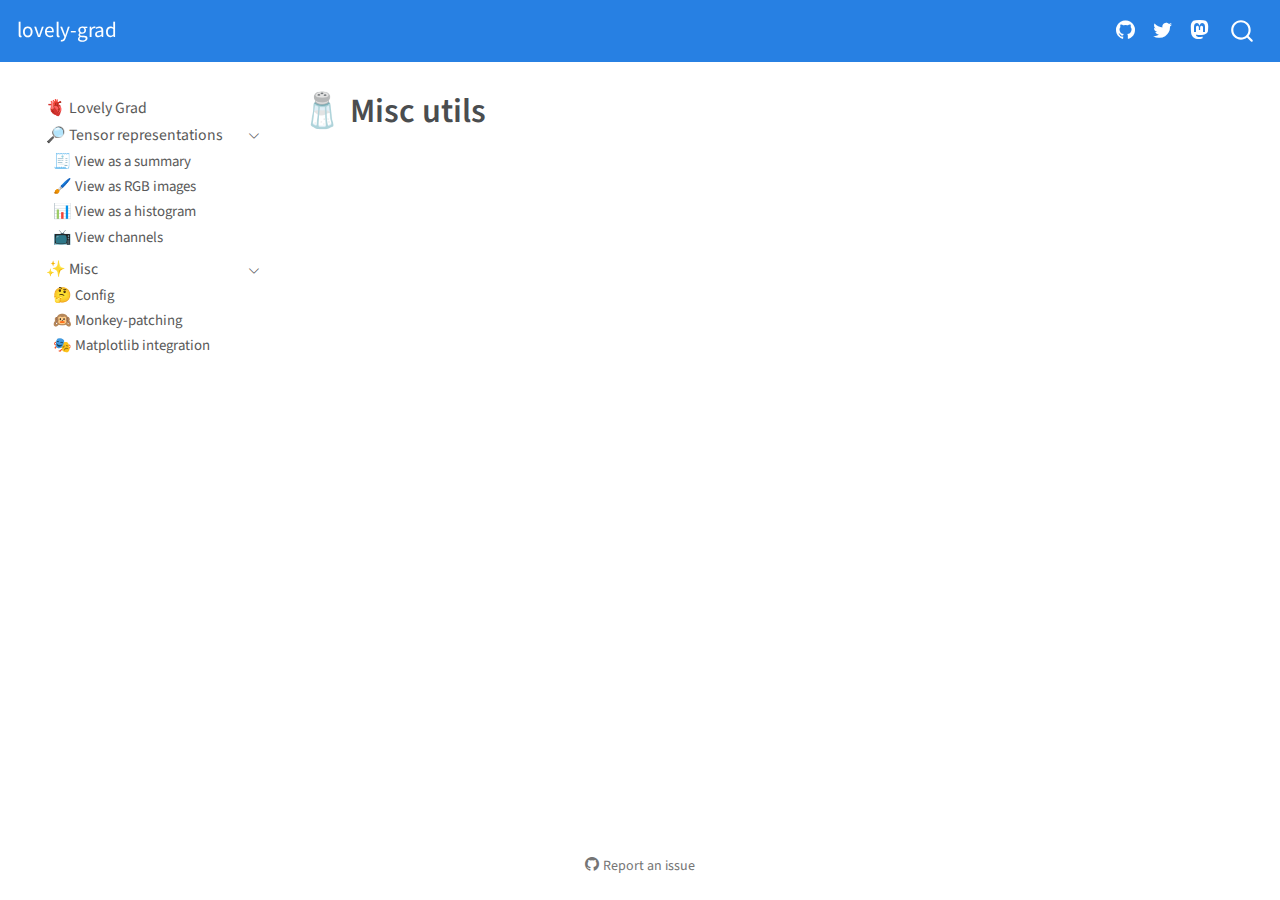
<file: 03b_utils.misc.html>
<!DOCTYPE html>
<html xmlns="http://www.w3.org/1999/xhtml" lang="en" xml:lang="en"><head>

<meta charset="utf-8">
<meta name="generator" content="quarto-1.3.450">

<meta name="viewport" content="width=device-width, initial-scale=1.0, user-scalable=yes">


<title>lovely-grad - 🧂 Misc utils</title>
<style>
code{white-space: pre-wrap;}
span.smallcaps{font-variant: small-caps;}
div.columns{display: flex; gap: min(4vw, 1.5em);}
div.column{flex: auto; overflow-x: auto;}
div.hanging-indent{margin-left: 1.5em; text-indent: -1.5em;}
ul.task-list{list-style: none;}
ul.task-list li input[type="checkbox"] {
  width: 0.8em;
  margin: 0 0.8em 0.2em -1em; /* quarto-specific, see https://github.com/quarto-dev/quarto-cli/issues/4556 */ 
  vertical-align: middle;
}
</style>


<script src="site_libs/quarto-nav/quarto-nav.js"></script>
<script src="site_libs/quarto-nav/headroom.min.js"></script>
<script src="site_libs/clipboard/clipboard.min.js"></script>
<script src="site_libs/quarto-search/autocomplete.umd.js"></script>
<script src="site_libs/quarto-search/fuse.min.js"></script>
<script src="site_libs/quarto-search/quarto-search.js"></script>
<meta name="quarto:offset" content="./">
<script src="site_libs/quarto-html/quarto.js"></script>
<script src="site_libs/quarto-html/popper.min.js"></script>
<script src="site_libs/quarto-html/tippy.umd.min.js"></script>
<script src="site_libs/quarto-html/anchor.min.js"></script>
<link href="site_libs/quarto-html/tippy.css" rel="stylesheet">
<link href="site_libs/quarto-html/quarto-syntax-highlighting.css" rel="stylesheet" id="quarto-text-highlighting-styles">
<script src="site_libs/bootstrap/bootstrap.min.js"></script>
<link href="site_libs/bootstrap/bootstrap-icons.css" rel="stylesheet">
<link href="site_libs/bootstrap/bootstrap.min.css" rel="stylesheet" id="quarto-bootstrap" data-mode="light">
<script id="quarto-search-options" type="application/json">{
  "location": "navbar",
  "copy-button": false,
  "collapse-after": 3,
  "panel-placement": "end",
  "type": "overlay",
  "limit": 20,
  "language": {
    "search-no-results-text": "No results",
    "search-matching-documents-text": "matching documents",
    "search-copy-link-title": "Copy link to search",
    "search-hide-matches-text": "Hide additional matches",
    "search-more-match-text": "more match in this document",
    "search-more-matches-text": "more matches in this document",
    "search-clear-button-title": "Clear",
    "search-detached-cancel-button-title": "Cancel",
    "search-submit-button-title": "Submit",
    "search-label": "Search"
  }
}</script>


<link rel="stylesheet" href="styles.css">
<meta property="og:title" content="lovely-grad - 🧂 Misc utils">
<meta property="og:site-name" content="lovely-grad">
<meta name="twitter:title" content="lovely-grad - 🧂 Misc utils">
<meta name="twitter:card" content="summary">
</head>

<body class="nav-sidebar floating nav-fixed">

<div id="quarto-search-results"></div>
  <header id="quarto-header" class="headroom fixed-top">
    <nav class="navbar navbar-expand-lg navbar-dark ">
      <div class="navbar-container container-fluid">
      <div class="navbar-brand-container">
    <a class="navbar-brand" href="./index.html">
    <span class="navbar-title">lovely-grad</span>
    </a>
  </div>
            <div id="quarto-search" class="" title="Search"></div>
          <button class="navbar-toggler" type="button" data-bs-toggle="collapse" data-bs-target="#navbarCollapse" aria-controls="navbarCollapse" aria-expanded="false" aria-label="Toggle navigation" onclick="if (window.quartoToggleHeadroom) { window.quartoToggleHeadroom(); }">
  <span class="navbar-toggler-icon"></span>
</button>
          <div class="collapse navbar-collapse" id="navbarCollapse">
            <ul class="navbar-nav navbar-nav-scroll ms-auto">
  <li class="nav-item compact">
    <a class="nav-link" href="http://github.com/xl0/lovely-gard" rel="" target=""><i class="bi bi-github" role="img">
</i> 
 <span class="menu-text"></span></a>
  </li>  
  <li class="nav-item compact">
    <a class="nav-link" href="https://twitter.com/xl0xl0xl0" rel="" target=""><i class="bi bi-twitter" role="img">
</i> 
 <span class="menu-text"></span></a>
  </li>  
  <li class="nav-item compact">
    <a class="nav-link" href="https://sigmoid.social/@xl0" rel="" target=""><i class="bi bi-mastodon" role="img">
</i> 
 <span class="menu-text"></span></a>
  </li>  
</ul>
            <div class="quarto-navbar-tools">
</div>
          </div> <!-- /navcollapse -->
      </div> <!-- /container-fluid -->
    </nav>
  <nav class="quarto-secondary-nav">
    <div class="container-fluid d-flex">
      <button type="button" class="quarto-btn-toggle btn" data-bs-toggle="collapse" data-bs-target="#quarto-sidebar,#quarto-sidebar-glass" aria-controls="quarto-sidebar" aria-expanded="false" aria-label="Toggle sidebar navigation" onclick="if (window.quartoToggleHeadroom) { window.quartoToggleHeadroom(); }">
        <i class="bi bi-layout-text-sidebar-reverse"></i>
      </button>
      <nav class="quarto-page-breadcrumbs" aria-label="breadcrumb"><ol class="breadcrumb"><li class="breadcrumb-item">🧂 Misc utils</li></ol></nav>
      <a class="flex-grow-1" role="button" data-bs-toggle="collapse" data-bs-target="#quarto-sidebar,#quarto-sidebar-glass" aria-controls="quarto-sidebar" aria-expanded="false" aria-label="Toggle sidebar navigation" onclick="if (window.quartoToggleHeadroom) { window.quartoToggleHeadroom(); }">      
      </a>
    </div>
  </nav>
</header>
<!-- content -->
<div id="quarto-content" class="quarto-container page-columns page-rows-contents page-layout-article page-navbar">
<!-- sidebar -->
  <nav id="quarto-sidebar" class="sidebar collapse collapse-horizontal sidebar-navigation floating overflow-auto">
    <div class="sidebar-menu-container"> 
    <ul class="list-unstyled mt-1">
        <li class="sidebar-item">
  <div class="sidebar-item-container"> 
  <a href="./index.html" class="sidebar-item-text sidebar-link">
 <span class="menu-text">🫀 Lovely Grad</span></a>
  </div>
</li>
        <li class="sidebar-item sidebar-item-section">
      <div class="sidebar-item-container"> 
            <a class="sidebar-item-text sidebar-link text-start" data-bs-toggle="collapse" data-bs-target="#quarto-sidebar-section-1" aria-expanded="true">
 <span class="menu-text">🔎 Tensor representations</span></a>
          <a class="sidebar-item-toggle text-start" data-bs-toggle="collapse" data-bs-target="#quarto-sidebar-section-1" aria-expanded="true" aria-label="Toggle section">
            <i class="bi bi-chevron-right ms-2"></i>
          </a> 
      </div>
      <ul id="quarto-sidebar-section-1" class="collapse list-unstyled sidebar-section depth1 show">  
          <li class="sidebar-item">
  <div class="sidebar-item-container"> 
  <a href="./repr_str.html" class="sidebar-item-text sidebar-link">
 <span class="menu-text">🧾 View as a summary</span></a>
  </div>
</li>
          <li class="sidebar-item">
  <div class="sidebar-item-container"> 
  <a href="./repr_rgb.html" class="sidebar-item-text sidebar-link">
 <span class="menu-text">🖌️ View as RGB images</span></a>
  </div>
</li>
          <li class="sidebar-item">
  <div class="sidebar-item-container"> 
  <a href="./repr_plt.html" class="sidebar-item-text sidebar-link">
 <span class="menu-text">📊 View as a histogram</span></a>
  </div>
</li>
          <li class="sidebar-item">
  <div class="sidebar-item-container"> 
  <a href="./repr_chans.html" class="sidebar-item-text sidebar-link">
 <span class="menu-text">📺 View channels</span></a>
  </div>
</li>
      </ul>
  </li>
        <li class="sidebar-item sidebar-item-section">
      <div class="sidebar-item-container"> 
            <a class="sidebar-item-text sidebar-link text-start" data-bs-toggle="collapse" data-bs-target="#quarto-sidebar-section-2" aria-expanded="true">
 <span class="menu-text">✨ Misc</span></a>
          <a class="sidebar-item-toggle text-start" data-bs-toggle="collapse" data-bs-target="#quarto-sidebar-section-2" aria-expanded="true" aria-label="Toggle section">
            <i class="bi bi-chevron-right ms-2"></i>
          </a> 
      </div>
      <ul id="quarto-sidebar-section-2" class="collapse list-unstyled sidebar-section depth1 show">  
          <li class="sidebar-item">
  <div class="sidebar-item-container"> 
  <a href="./utils.config.html" class="sidebar-item-text sidebar-link">
 <span class="menu-text">🤔 Config</span></a>
  </div>
</li>
          <li class="sidebar-item">
  <div class="sidebar-item-container"> 
  <a href="./patch.html" class="sidebar-item-text sidebar-link">
 <span class="menu-text">🙉 Monkey-patching</span></a>
  </div>
</li>
          <li class="sidebar-item">
  <div class="sidebar-item-container"> 
  <a href="./matplotlib.html" class="sidebar-item-text sidebar-link">
 <span class="menu-text">🎭 Matplotlib integration</span></a>
  </div>
</li>
      </ul>
  </li>
    </ul>
    </div>
</nav>
<div id="quarto-sidebar-glass" data-bs-toggle="collapse" data-bs-target="#quarto-sidebar,#quarto-sidebar-glass"></div>
<!-- margin-sidebar -->
    <div id="quarto-margin-sidebar" class="sidebar margin-sidebar">
        
    </div>
<!-- main -->
<main class="content" id="quarto-document-content">

<header id="title-block-header" class="quarto-title-block default">
<div class="quarto-title">
<h1 class="title">🧂 Misc utils</h1>
</div>



<div class="quarto-title-meta">

    
  
    
  </div>
  

</header>

<!-- WARNING: THIS FILE WAS AUTOGENERATED! DO NOT EDIT! -->



</main> <!-- /main -->
<script id="quarto-html-after-body" type="application/javascript">
window.document.addEventListener("DOMContentLoaded", function (event) {
  const toggleBodyColorMode = (bsSheetEl) => {
    const mode = bsSheetEl.getAttribute("data-mode");
    const bodyEl = window.document.querySelector("body");
    if (mode === "dark") {
      bodyEl.classList.add("quarto-dark");
      bodyEl.classList.remove("quarto-light");
    } else {
      bodyEl.classList.add("quarto-light");
      bodyEl.classList.remove("quarto-dark");
    }
  }
  const toggleBodyColorPrimary = () => {
    const bsSheetEl = window.document.querySelector("link#quarto-bootstrap");
    if (bsSheetEl) {
      toggleBodyColorMode(bsSheetEl);
    }
  }
  toggleBodyColorPrimary();  
  const icon = "";
  const anchorJS = new window.AnchorJS();
  anchorJS.options = {
    placement: 'right',
    icon: icon
  };
  anchorJS.add('.anchored');
  const isCodeAnnotation = (el) => {
    for (const clz of el.classList) {
      if (clz.startsWith('code-annotation-')) {                     
        return true;
      }
    }
    return false;
  }
  const clipboard = new window.ClipboardJS('.code-copy-button', {
    text: function(trigger) {
      const codeEl = trigger.previousElementSibling.cloneNode(true);
      for (const childEl of codeEl.children) {
        if (isCodeAnnotation(childEl)) {
          childEl.remove();
        }
      }
      return codeEl.innerText;
    }
  });
  clipboard.on('success', function(e) {
    // button target
    const button = e.trigger;
    // don't keep focus
    button.blur();
    // flash "checked"
    button.classList.add('code-copy-button-checked');
    var currentTitle = button.getAttribute("title");
    button.setAttribute("title", "Copied!");
    let tooltip;
    if (window.bootstrap) {
      button.setAttribute("data-bs-toggle", "tooltip");
      button.setAttribute("data-bs-placement", "left");
      button.setAttribute("data-bs-title", "Copied!");
      tooltip = new bootstrap.Tooltip(button, 
        { trigger: "manual", 
          customClass: "code-copy-button-tooltip",
          offset: [0, -8]});
      tooltip.show();    
    }
    setTimeout(function() {
      if (tooltip) {
        tooltip.hide();
        button.removeAttribute("data-bs-title");
        button.removeAttribute("data-bs-toggle");
        button.removeAttribute("data-bs-placement");
      }
      button.setAttribute("title", currentTitle);
      button.classList.remove('code-copy-button-checked');
    }, 1000);
    // clear code selection
    e.clearSelection();
  });
  function tippyHover(el, contentFn) {
    const config = {
      allowHTML: true,
      content: contentFn,
      maxWidth: 500,
      delay: 100,
      arrow: false,
      appendTo: function(el) {
          return el.parentElement;
      },
      interactive: true,
      interactiveBorder: 10,
      theme: 'quarto',
      placement: 'bottom-start'
    };
    window.tippy(el, config); 
  }
  const noterefs = window.document.querySelectorAll('a[role="doc-noteref"]');
  for (var i=0; i<noterefs.length; i++) {
    const ref = noterefs[i];
    tippyHover(ref, function() {
      // use id or data attribute instead here
      let href = ref.getAttribute('data-footnote-href') || ref.getAttribute('href');
      try { href = new URL(href).hash; } catch {}
      const id = href.replace(/^#\/?/, "");
      const note = window.document.getElementById(id);
      return note.innerHTML;
    });
  }
      let selectedAnnoteEl;
      const selectorForAnnotation = ( cell, annotation) => {
        let cellAttr = 'data-code-cell="' + cell + '"';
        let lineAttr = 'data-code-annotation="' +  annotation + '"';
        const selector = 'span[' + cellAttr + '][' + lineAttr + ']';
        return selector;
      }
      const selectCodeLines = (annoteEl) => {
        const doc = window.document;
        const targetCell = annoteEl.getAttribute("data-target-cell");
        const targetAnnotation = annoteEl.getAttribute("data-target-annotation");
        const annoteSpan = window.document.querySelector(selectorForAnnotation(targetCell, targetAnnotation));
        const lines = annoteSpan.getAttribute("data-code-lines").split(",");
        const lineIds = lines.map((line) => {
          return targetCell + "-" + line;
        })
        let top = null;
        let height = null;
        let parent = null;
        if (lineIds.length > 0) {
            //compute the position of the single el (top and bottom and make a div)
            const el = window.document.getElementById(lineIds[0]);
            top = el.offsetTop;
            height = el.offsetHeight;
            parent = el.parentElement.parentElement;
          if (lineIds.length > 1) {
            const lastEl = window.document.getElementById(lineIds[lineIds.length - 1]);
            const bottom = lastEl.offsetTop + lastEl.offsetHeight;
            height = bottom - top;
          }
          if (top !== null && height !== null && parent !== null) {
            // cook up a div (if necessary) and position it 
            let div = window.document.getElementById("code-annotation-line-highlight");
            if (div === null) {
              div = window.document.createElement("div");
              div.setAttribute("id", "code-annotation-line-highlight");
              div.style.position = 'absolute';
              parent.appendChild(div);
            }
            div.style.top = top - 2 + "px";
            div.style.height = height + 4 + "px";
            let gutterDiv = window.document.getElementById("code-annotation-line-highlight-gutter");
            if (gutterDiv === null) {
              gutterDiv = window.document.createElement("div");
              gutterDiv.setAttribute("id", "code-annotation-line-highlight-gutter");
              gutterDiv.style.position = 'absolute';
              const codeCell = window.document.getElementById(targetCell);
              const gutter = codeCell.querySelector('.code-annotation-gutter');
              gutter.appendChild(gutterDiv);
            }
            gutterDiv.style.top = top - 2 + "px";
            gutterDiv.style.height = height + 4 + "px";
          }
          selectedAnnoteEl = annoteEl;
        }
      };
      const unselectCodeLines = () => {
        const elementsIds = ["code-annotation-line-highlight", "code-annotation-line-highlight-gutter"];
        elementsIds.forEach((elId) => {
          const div = window.document.getElementById(elId);
          if (div) {
            div.remove();
          }
        });
        selectedAnnoteEl = undefined;
      };
      // Attach click handler to the DT
      const annoteDls = window.document.querySelectorAll('dt[data-target-cell]');
      for (const annoteDlNode of annoteDls) {
        annoteDlNode.addEventListener('click', (event) => {
          const clickedEl = event.target;
          if (clickedEl !== selectedAnnoteEl) {
            unselectCodeLines();
            const activeEl = window.document.querySelector('dt[data-target-cell].code-annotation-active');
            if (activeEl) {
              activeEl.classList.remove('code-annotation-active');
            }
            selectCodeLines(clickedEl);
            clickedEl.classList.add('code-annotation-active');
          } else {
            // Unselect the line
            unselectCodeLines();
            clickedEl.classList.remove('code-annotation-active');
          }
        });
      }
  const findCites = (el) => {
    const parentEl = el.parentElement;
    if (parentEl) {
      const cites = parentEl.dataset.cites;
      if (cites) {
        return {
          el,
          cites: cites.split(' ')
        };
      } else {
        return findCites(el.parentElement)
      }
    } else {
      return undefined;
    }
  };
  var bibliorefs = window.document.querySelectorAll('a[role="doc-biblioref"]');
  for (var i=0; i<bibliorefs.length; i++) {
    const ref = bibliorefs[i];
    const citeInfo = findCites(ref);
    if (citeInfo) {
      tippyHover(citeInfo.el, function() {
        var popup = window.document.createElement('div');
        citeInfo.cites.forEach(function(cite) {
          var citeDiv = window.document.createElement('div');
          citeDiv.classList.add('hanging-indent');
          citeDiv.classList.add('csl-entry');
          var biblioDiv = window.document.getElementById('ref-' + cite);
          if (biblioDiv) {
            citeDiv.innerHTML = biblioDiv.innerHTML;
          }
          popup.appendChild(citeDiv);
        });
        return popup.innerHTML;
      });
    }
  }
});
</script>
</div> <!-- /content -->



<footer class="footer"><div class="nav-footer"><div class="nav-footer-center"><div class="toc-actions"><div><i class="bi bi-github"></i></div><div class="action-links"><p><a href="https://github.com/xl0/lovely-grad/issues/new" class="toc-action">Report an issue</a></p></div></div></div></div></footer></body></html>
</file>
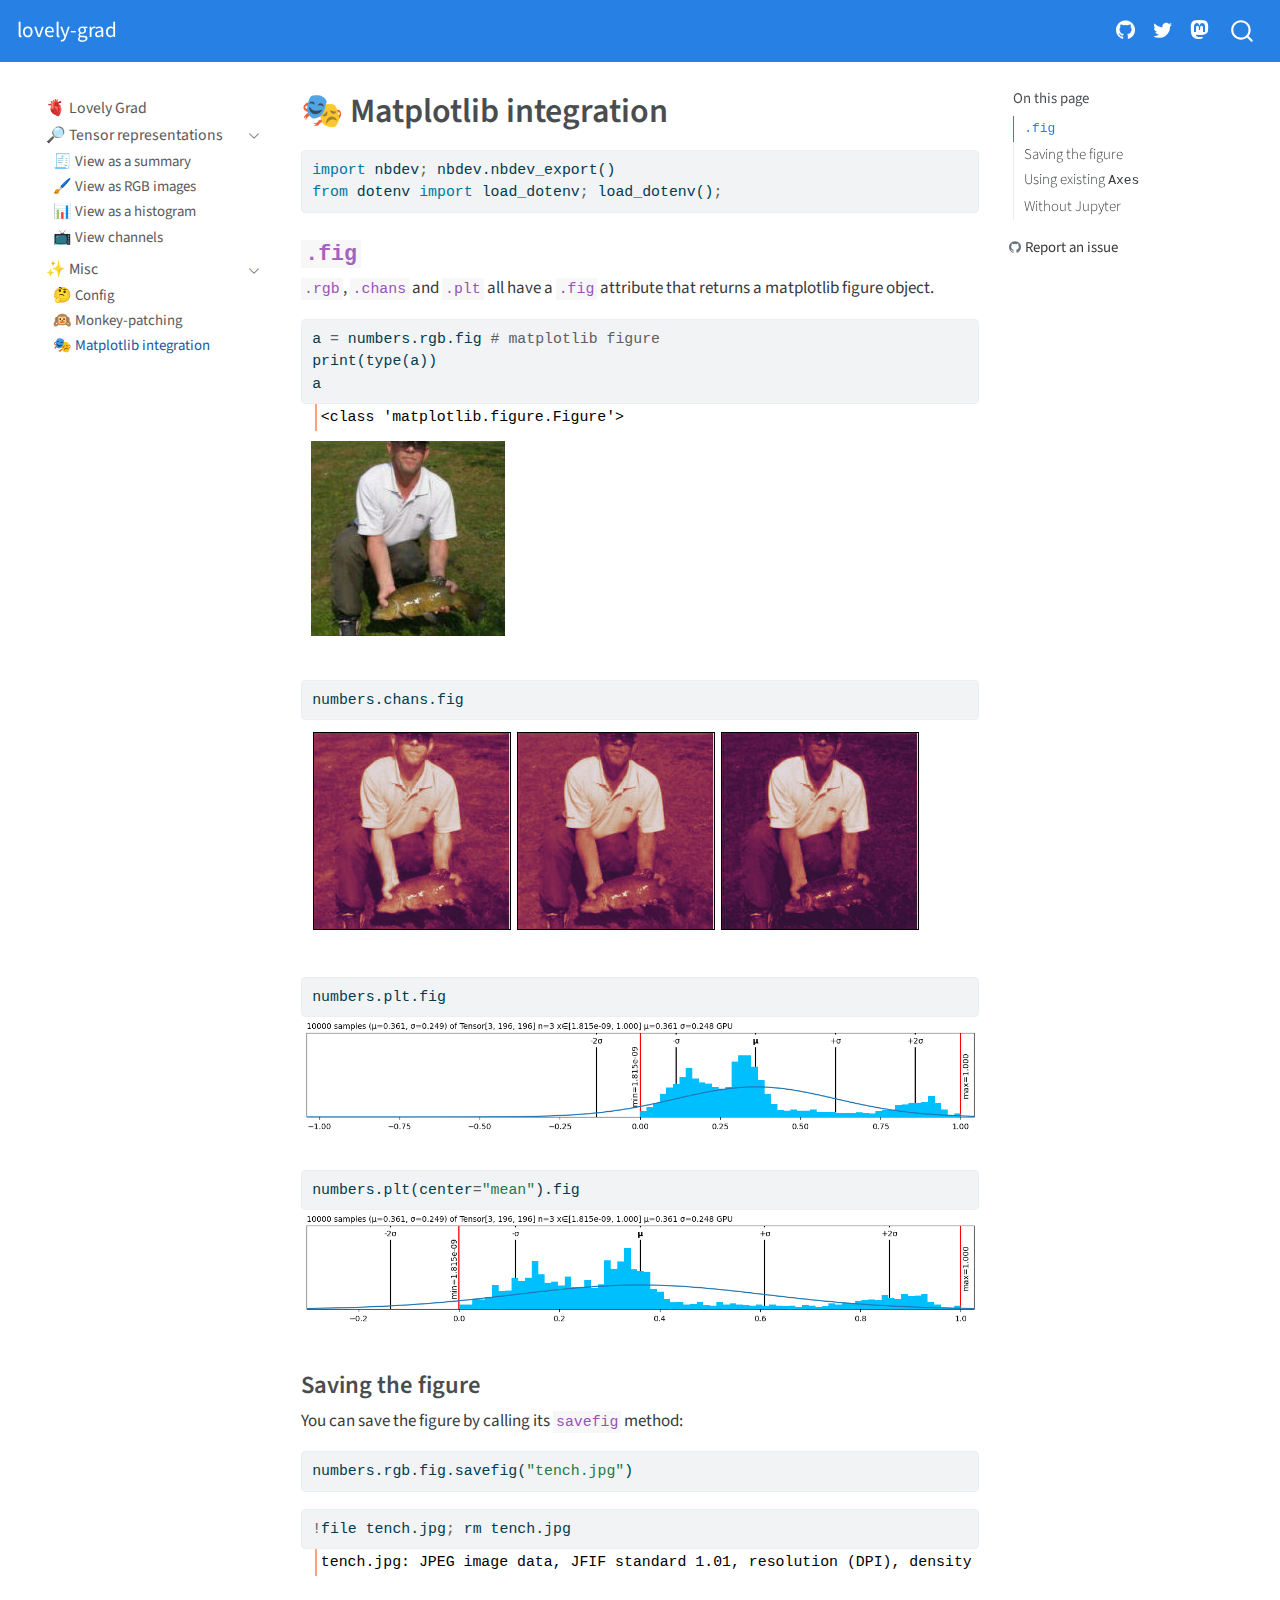
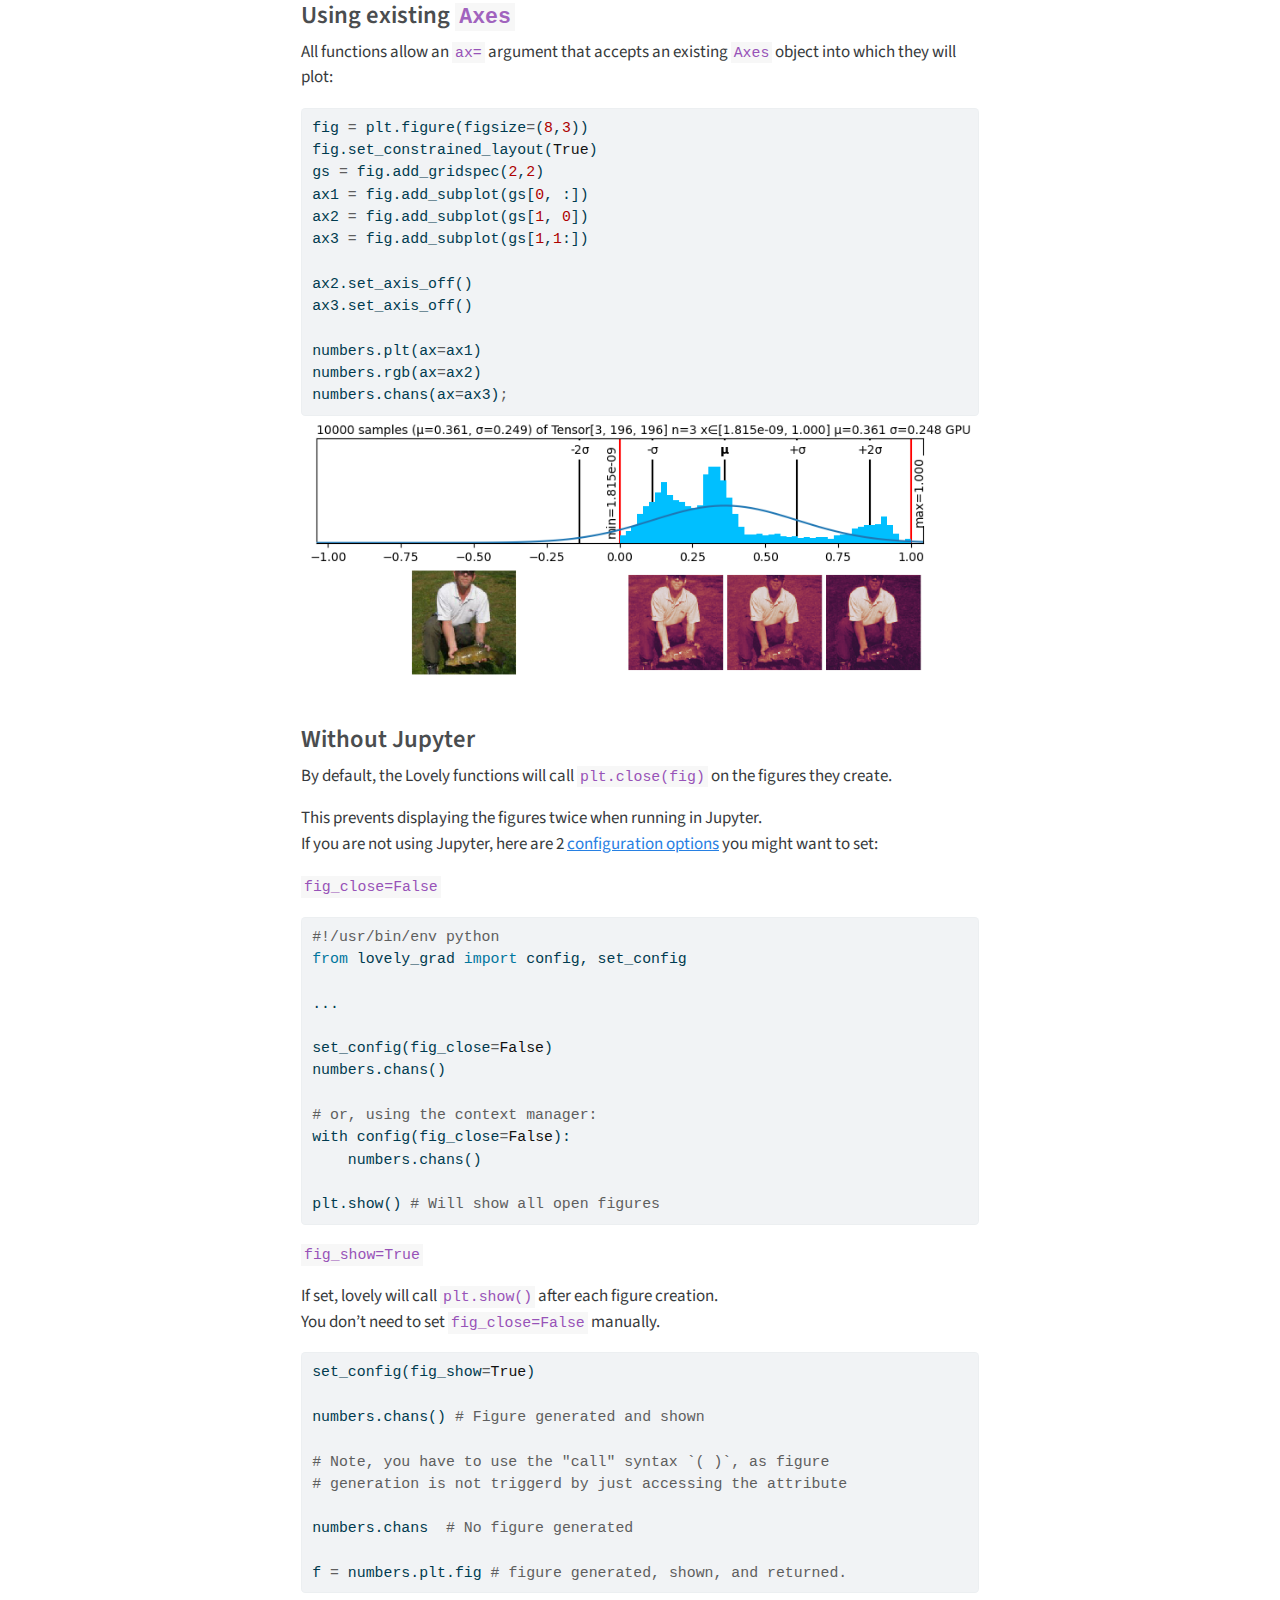
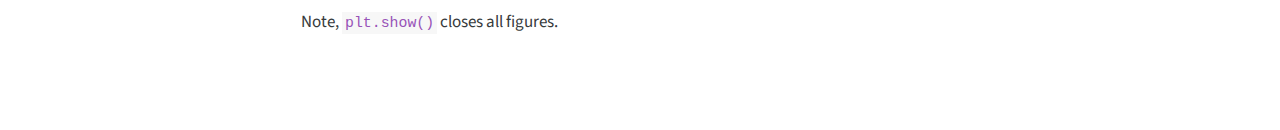
<file: matplotlib.html>
<!DOCTYPE html>
<html xmlns="http://www.w3.org/1999/xhtml" lang="en" xml:lang="en"><head>

<meta charset="utf-8">
<meta name="generator" content="quarto-1.3.450">

<meta name="viewport" content="width=device-width, initial-scale=1.0, user-scalable=yes">


<title>lovely-grad - 🎭 Matplotlib integration</title>
<style>
code{white-space: pre-wrap;}
span.smallcaps{font-variant: small-caps;}
div.columns{display: flex; gap: min(4vw, 1.5em);}
div.column{flex: auto; overflow-x: auto;}
div.hanging-indent{margin-left: 1.5em; text-indent: -1.5em;}
ul.task-list{list-style: none;}
ul.task-list li input[type="checkbox"] {
  width: 0.8em;
  margin: 0 0.8em 0.2em -1em; /* quarto-specific, see https://github.com/quarto-dev/quarto-cli/issues/4556 */ 
  vertical-align: middle;
}
/* CSS for syntax highlighting */
pre > code.sourceCode { white-space: pre; position: relative; }
pre > code.sourceCode > span { display: inline-block; line-height: 1.25; }
pre > code.sourceCode > span:empty { height: 1.2em; }
.sourceCode { overflow: visible; }
code.sourceCode > span { color: inherit; text-decoration: inherit; }
div.sourceCode { margin: 1em 0; }
pre.sourceCode { margin: 0; }
@media screen {
div.sourceCode { overflow: auto; }
}
@media print {
pre > code.sourceCode { white-space: pre-wrap; }
pre > code.sourceCode > span { text-indent: -5em; padding-left: 5em; }
}
pre.numberSource code
  { counter-reset: source-line 0; }
pre.numberSource code > span
  { position: relative; left: -4em; counter-increment: source-line; }
pre.numberSource code > span > a:first-child::before
  { content: counter(source-line);
    position: relative; left: -1em; text-align: right; vertical-align: baseline;
    border: none; display: inline-block;
    -webkit-touch-callout: none; -webkit-user-select: none;
    -khtml-user-select: none; -moz-user-select: none;
    -ms-user-select: none; user-select: none;
    padding: 0 4px; width: 4em;
  }
pre.numberSource { margin-left: 3em;  padding-left: 4px; }
div.sourceCode
  {   }
@media screen {
pre > code.sourceCode > span > a:first-child::before { text-decoration: underline; }
}
</style>


<script src="site_libs/quarto-nav/quarto-nav.js"></script>
<script src="site_libs/quarto-nav/headroom.min.js"></script>
<script src="site_libs/clipboard/clipboard.min.js"></script>
<script src="site_libs/quarto-search/autocomplete.umd.js"></script>
<script src="site_libs/quarto-search/fuse.min.js"></script>
<script src="site_libs/quarto-search/quarto-search.js"></script>
<meta name="quarto:offset" content="./">
<script src="site_libs/quarto-html/quarto.js"></script>
<script src="site_libs/quarto-html/popper.min.js"></script>
<script src="site_libs/quarto-html/tippy.umd.min.js"></script>
<script src="site_libs/quarto-html/anchor.min.js"></script>
<link href="site_libs/quarto-html/tippy.css" rel="stylesheet">
<link href="site_libs/quarto-html/quarto-syntax-highlighting.css" rel="stylesheet" id="quarto-text-highlighting-styles">
<script src="site_libs/bootstrap/bootstrap.min.js"></script>
<link href="site_libs/bootstrap/bootstrap-icons.css" rel="stylesheet">
<link href="site_libs/bootstrap/bootstrap.min.css" rel="stylesheet" id="quarto-bootstrap" data-mode="light">
<script id="quarto-search-options" type="application/json">{
  "location": "navbar",
  "copy-button": false,
  "collapse-after": 3,
  "panel-placement": "end",
  "type": "overlay",
  "limit": 20,
  "language": {
    "search-no-results-text": "No results",
    "search-matching-documents-text": "matching documents",
    "search-copy-link-title": "Copy link to search",
    "search-hide-matches-text": "Hide additional matches",
    "search-more-match-text": "more match in this document",
    "search-more-matches-text": "more matches in this document",
    "search-clear-button-title": "Clear",
    "search-detached-cancel-button-title": "Cancel",
    "search-submit-button-title": "Submit",
    "search-label": "Search"
  }
}</script>


<link rel="stylesheet" href="styles.css">
<meta property="og:title" content="lovely-grad - 🎭 Matplotlib integration">
<meta property="og:description" content="">
<meta property="og:image" content="https://xl0.github.io/lovely-grad/matplotlib_files/figure-html/cell-3-output-2.png">
<meta property="og:site-name" content="lovely-grad">
<meta property="og:image:height" content="215">
<meta property="og:image:width" content="216">
<meta name="twitter:title" content="lovely-grad - 🎭 Matplotlib integration">
<meta name="twitter:description" content="">
<meta name="twitter:image" content="https://xl0.github.io/lovely-grad/matplotlib_files/figure-html/cell-3-output-2.png">
<meta name="twitter:image-height" content="215">
<meta name="twitter:image-width" content="216">
<meta name="twitter:card" content="summary_large_image">
</head>

<body class="nav-sidebar floating nav-fixed">

<div id="quarto-search-results"></div>
  <header id="quarto-header" class="headroom fixed-top">
    <nav class="navbar navbar-expand-lg navbar-dark ">
      <div class="navbar-container container-fluid">
      <div class="navbar-brand-container">
    <a class="navbar-brand" href="./index.html">
    <span class="navbar-title">lovely-grad</span>
    </a>
  </div>
            <div id="quarto-search" class="" title="Search"></div>
          <button class="navbar-toggler" type="button" data-bs-toggle="collapse" data-bs-target="#navbarCollapse" aria-controls="navbarCollapse" aria-expanded="false" aria-label="Toggle navigation" onclick="if (window.quartoToggleHeadroom) { window.quartoToggleHeadroom(); }">
  <span class="navbar-toggler-icon"></span>
</button>
          <div class="collapse navbar-collapse" id="navbarCollapse">
            <ul class="navbar-nav navbar-nav-scroll ms-auto">
  <li class="nav-item compact">
    <a class="nav-link" href="http://github.com/xl0/lovely-gard" rel="" target=""><i class="bi bi-github" role="img">
</i> 
 <span class="menu-text"></span></a>
  </li>  
  <li class="nav-item compact">
    <a class="nav-link" href="https://twitter.com/xl0xl0xl0" rel="" target=""><i class="bi bi-twitter" role="img">
</i> 
 <span class="menu-text"></span></a>
  </li>  
  <li class="nav-item compact">
    <a class="nav-link" href="https://sigmoid.social/@xl0" rel="" target=""><i class="bi bi-mastodon" role="img">
</i> 
 <span class="menu-text"></span></a>
  </li>  
</ul>
            <div class="quarto-navbar-tools">
</div>
          </div> <!-- /navcollapse -->
      </div> <!-- /container-fluid -->
    </nav>
  <nav class="quarto-secondary-nav">
    <div class="container-fluid d-flex">
      <button type="button" class="quarto-btn-toggle btn" data-bs-toggle="collapse" data-bs-target="#quarto-sidebar,#quarto-sidebar-glass" aria-controls="quarto-sidebar" aria-expanded="false" aria-label="Toggle sidebar navigation" onclick="if (window.quartoToggleHeadroom) { window.quartoToggleHeadroom(); }">
        <i class="bi bi-layout-text-sidebar-reverse"></i>
      </button>
      <nav class="quarto-page-breadcrumbs" aria-label="breadcrumb"><ol class="breadcrumb"><li class="breadcrumb-item"><a href="./utils.config.html">✨ Misc</a></li><li class="breadcrumb-item"><a href="./matplotlib.html">🎭 Matplotlib integration</a></li></ol></nav>
      <a class="flex-grow-1" role="button" data-bs-toggle="collapse" data-bs-target="#quarto-sidebar,#quarto-sidebar-glass" aria-controls="quarto-sidebar" aria-expanded="false" aria-label="Toggle sidebar navigation" onclick="if (window.quartoToggleHeadroom) { window.quartoToggleHeadroom(); }">      
      </a>
    </div>
  </nav>
</header>
<!-- content -->
<div id="quarto-content" class="quarto-container page-columns page-rows-contents page-layout-article page-navbar">
<!-- sidebar -->
  <nav id="quarto-sidebar" class="sidebar collapse collapse-horizontal sidebar-navigation floating overflow-auto">
    <div class="sidebar-menu-container"> 
    <ul class="list-unstyled mt-1">
        <li class="sidebar-item">
  <div class="sidebar-item-container"> 
  <a href="./index.html" class="sidebar-item-text sidebar-link">
 <span class="menu-text">🫀 Lovely Grad</span></a>
  </div>
</li>
        <li class="sidebar-item sidebar-item-section">
      <div class="sidebar-item-container"> 
            <a class="sidebar-item-text sidebar-link text-start" data-bs-toggle="collapse" data-bs-target="#quarto-sidebar-section-1" aria-expanded="true">
 <span class="menu-text">🔎 Tensor representations</span></a>
          <a class="sidebar-item-toggle text-start" data-bs-toggle="collapse" data-bs-target="#quarto-sidebar-section-1" aria-expanded="true" aria-label="Toggle section">
            <i class="bi bi-chevron-right ms-2"></i>
          </a> 
      </div>
      <ul id="quarto-sidebar-section-1" class="collapse list-unstyled sidebar-section depth1 show">  
          <li class="sidebar-item">
  <div class="sidebar-item-container"> 
  <a href="./repr_str.html" class="sidebar-item-text sidebar-link">
 <span class="menu-text">🧾 View as a summary</span></a>
  </div>
</li>
          <li class="sidebar-item">
  <div class="sidebar-item-container"> 
  <a href="./repr_rgb.html" class="sidebar-item-text sidebar-link">
 <span class="menu-text">🖌️ View as RGB images</span></a>
  </div>
</li>
          <li class="sidebar-item">
  <div class="sidebar-item-container"> 
  <a href="./repr_plt.html" class="sidebar-item-text sidebar-link">
 <span class="menu-text">📊 View as a histogram</span></a>
  </div>
</li>
          <li class="sidebar-item">
  <div class="sidebar-item-container"> 
  <a href="./repr_chans.html" class="sidebar-item-text sidebar-link">
 <span class="menu-text">📺 View channels</span></a>
  </div>
</li>
      </ul>
  </li>
        <li class="sidebar-item sidebar-item-section">
      <div class="sidebar-item-container"> 
            <a class="sidebar-item-text sidebar-link text-start" data-bs-toggle="collapse" data-bs-target="#quarto-sidebar-section-2" aria-expanded="true">
 <span class="menu-text">✨ Misc</span></a>
          <a class="sidebar-item-toggle text-start" data-bs-toggle="collapse" data-bs-target="#quarto-sidebar-section-2" aria-expanded="true" aria-label="Toggle section">
            <i class="bi bi-chevron-right ms-2"></i>
          </a> 
      </div>
      <ul id="quarto-sidebar-section-2" class="collapse list-unstyled sidebar-section depth1 show">  
          <li class="sidebar-item">
  <div class="sidebar-item-container"> 
  <a href="./utils.config.html" class="sidebar-item-text sidebar-link">
 <span class="menu-text">🤔 Config</span></a>
  </div>
</li>
          <li class="sidebar-item">
  <div class="sidebar-item-container"> 
  <a href="./patch.html" class="sidebar-item-text sidebar-link">
 <span class="menu-text">🙉 Monkey-patching</span></a>
  </div>
</li>
          <li class="sidebar-item">
  <div class="sidebar-item-container"> 
  <a href="./matplotlib.html" class="sidebar-item-text sidebar-link active">
 <span class="menu-text">🎭 Matplotlib integration</span></a>
  </div>
</li>
      </ul>
  </li>
    </ul>
    </div>
</nav>
<div id="quarto-sidebar-glass" data-bs-toggle="collapse" data-bs-target="#quarto-sidebar,#quarto-sidebar-glass"></div>
<!-- margin-sidebar -->
    <div id="quarto-margin-sidebar" class="sidebar margin-sidebar">
        <nav id="TOC" role="doc-toc" class="toc-active">
    <h2 id="toc-title">On this page</h2>
   
  <ul>
  <li><a href="#fig" id="toc-fig" class="nav-link active" data-scroll-target="#fig"><code>.fig</code></a></li>
  <li><a href="#saving-the-figure" id="toc-saving-the-figure" class="nav-link" data-scroll-target="#saving-the-figure">Saving the figure</a></li>
  <li><a href="#using-existing-axes" id="toc-using-existing-axes" class="nav-link" data-scroll-target="#using-existing-axes">Using existing <code>Axes</code></a></li>
  <li><a href="#without-jupyter" id="toc-without-jupyter" class="nav-link" data-scroll-target="#without-jupyter">Without Jupyter</a></li>
  </ul>
<div class="toc-actions"><div><i class="bi bi-github"></i></div><div class="action-links"><p><a href="https://github.com/xl0/lovely-grad/issues/new" class="toc-action">Report an issue</a></p></div></div></nav>
    </div>
<!-- main -->
<main class="content" id="quarto-document-content">

<header id="title-block-header" class="quarto-title-block default">
<div class="quarto-title">
<h1 class="title">🎭 Matplotlib integration</h1>
</div>



<div class="quarto-title-meta">

    
  
    
  </div>
  

</header>

<!-- WARNING: THIS FILE WAS AUTOGENERATED! DO NOT EDIT! -->
<div class="cell">
<div class="sourceCode cell-code" id="cb1"><pre class="sourceCode python code-with-copy"><code class="sourceCode python"><span id="cb1-1"><a href="#cb1-1" aria-hidden="true" tabindex="-1"></a><span class="im">import</span> nbdev<span class="op">;</span> nbdev.nbdev_export()</span>
<span id="cb1-2"><a href="#cb1-2" aria-hidden="true" tabindex="-1"></a><span class="im">from</span> dotenv <span class="im">import</span> load_dotenv<span class="op">;</span> load_dotenv()<span class="op">;</span></span></code><button title="Copy to Clipboard" class="code-copy-button"><i class="bi"></i></button></pre></div>
</div>
<section id="fig" class="level3">
<h3 class="anchored" data-anchor-id="fig"><code>.fig</code></h3>
<p><code>.rgb</code>, <code>.chans</code> and <code>.plt</code> all have a <code>.fig</code> attribute that returns a matplotlib figure object.</p>
<div class="cell">
<div class="sourceCode cell-code" id="cb2"><pre class="sourceCode python code-with-copy"><code class="sourceCode python"><span id="cb2-1"><a href="#cb2-1" aria-hidden="true" tabindex="-1"></a>a <span class="op">=</span> numbers.rgb.fig <span class="co"># matplotlib figure</span></span>
<span id="cb2-2"><a href="#cb2-2" aria-hidden="true" tabindex="-1"></a><span class="bu">print</span>(<span class="bu">type</span>(a))</span>
<span id="cb2-3"><a href="#cb2-3" aria-hidden="true" tabindex="-1"></a>a</span></code><button title="Copy to Clipboard" class="code-copy-button"><i class="bi"></i></button></pre></div>
<div class="cell-output cell-output-stdout">
<pre><code>&lt;class 'matplotlib.figure.Figure'&gt;</code></pre>
</div>
<div class="cell-output cell-output-display">
<p><img src="matplotlib_files/figure-html/cell-3-output-2.png" class="img-fluid"></p>
</div>
</div>
<div class="cell">
<div class="sourceCode cell-code" id="cb4"><pre class="sourceCode python code-with-copy"><code class="sourceCode python"><span id="cb4-1"><a href="#cb4-1" aria-hidden="true" tabindex="-1"></a>numbers.chans.fig</span></code><button title="Copy to Clipboard" class="code-copy-button"><i class="bi"></i></button></pre></div>
<div class="cell-output cell-output-display">
<p><img src="matplotlib_files/figure-html/cell-4-output-1.png" class="img-fluid"></p>
</div>
</div>
<div class="cell">
<div class="sourceCode cell-code" id="cb5"><pre class="sourceCode python code-with-copy"><code class="sourceCode python"><span id="cb5-1"><a href="#cb5-1" aria-hidden="true" tabindex="-1"></a>numbers.plt.fig</span></code><button title="Copy to Clipboard" class="code-copy-button"><i class="bi"></i></button></pre></div>
<div class="cell-output cell-output-display">
<p><img src="matplotlib_files/figure-html/cell-5-output-1.png" class="img-fluid"></p>
</div>
</div>
<div class="cell">
<div class="sourceCode cell-code" id="cb6"><pre class="sourceCode python code-with-copy"><code class="sourceCode python"><span id="cb6-1"><a href="#cb6-1" aria-hidden="true" tabindex="-1"></a>numbers.plt(center<span class="op">=</span><span class="st">"mean"</span>).fig</span></code><button title="Copy to Clipboard" class="code-copy-button"><i class="bi"></i></button></pre></div>
<div class="cell-output cell-output-display">
<p><img src="matplotlib_files/figure-html/cell-6-output-1.png" class="img-fluid"></p>
</div>
</div>
</section>
<section id="saving-the-figure" class="level3">
<h3 class="anchored" data-anchor-id="saving-the-figure">Saving the figure</h3>
<p>You can save the figure by calling its <code>savefig</code> method:</p>
<div class="cell">
<div class="sourceCode cell-code" id="cb7"><pre class="sourceCode python code-with-copy"><code class="sourceCode python"><span id="cb7-1"><a href="#cb7-1" aria-hidden="true" tabindex="-1"></a>numbers.rgb.fig.savefig(<span class="st">"tench.jpg"</span>)</span></code><button title="Copy to Clipboard" class="code-copy-button"><i class="bi"></i></button></pre></div>
</div>
<div class="cell">
<div class="sourceCode cell-code" id="cb8"><pre class="sourceCode python code-with-copy"><code class="sourceCode python"><span id="cb8-1"><a href="#cb8-1" aria-hidden="true" tabindex="-1"></a><span class="op">!</span><span class="bu">file</span> tench.jpg<span class="op">;</span> rm tench.jpg</span></code><button title="Copy to Clipboard" class="code-copy-button"><i class="bi"></i></button></pre></div>
<div class="cell-output cell-output-stdout">
<pre><code>tench.jpg: JPEG image data, JFIF standard 1.01, resolution (DPI), density 100x100, segment length 16, baseline, precision 8, 196x196, components 3</code></pre>
</div>
</div>
</section>
<section id="using-existing-axes" class="level3">
<h3 class="anchored" data-anchor-id="using-existing-axes">Using existing <code>Axes</code></h3>
<p>All functions allow an <code>ax=</code> argument that accepts an existing <code>Axes</code> object into which they will plot:</p>
<div class="cell">
<div class="sourceCode cell-code" id="cb10"><pre class="sourceCode python code-with-copy"><code class="sourceCode python"><span id="cb10-1"><a href="#cb10-1" aria-hidden="true" tabindex="-1"></a>fig <span class="op">=</span> plt.figure(figsize<span class="op">=</span>(<span class="dv">8</span>,<span class="dv">3</span>))</span>
<span id="cb10-2"><a href="#cb10-2" aria-hidden="true" tabindex="-1"></a>fig.set_constrained_layout(<span class="va">True</span>)</span>
<span id="cb10-3"><a href="#cb10-3" aria-hidden="true" tabindex="-1"></a>gs <span class="op">=</span> fig.add_gridspec(<span class="dv">2</span>,<span class="dv">2</span>)</span>
<span id="cb10-4"><a href="#cb10-4" aria-hidden="true" tabindex="-1"></a>ax1 <span class="op">=</span> fig.add_subplot(gs[<span class="dv">0</span>, :])</span>
<span id="cb10-5"><a href="#cb10-5" aria-hidden="true" tabindex="-1"></a>ax2 <span class="op">=</span> fig.add_subplot(gs[<span class="dv">1</span>, <span class="dv">0</span>])</span>
<span id="cb10-6"><a href="#cb10-6" aria-hidden="true" tabindex="-1"></a>ax3 <span class="op">=</span> fig.add_subplot(gs[<span class="dv">1</span>,<span class="dv">1</span>:])</span>
<span id="cb10-7"><a href="#cb10-7" aria-hidden="true" tabindex="-1"></a></span>
<span id="cb10-8"><a href="#cb10-8" aria-hidden="true" tabindex="-1"></a>ax2.set_axis_off()</span>
<span id="cb10-9"><a href="#cb10-9" aria-hidden="true" tabindex="-1"></a>ax3.set_axis_off()</span>
<span id="cb10-10"><a href="#cb10-10" aria-hidden="true" tabindex="-1"></a></span>
<span id="cb10-11"><a href="#cb10-11" aria-hidden="true" tabindex="-1"></a>numbers.plt(ax<span class="op">=</span>ax1)</span>
<span id="cb10-12"><a href="#cb10-12" aria-hidden="true" tabindex="-1"></a>numbers.rgb(ax<span class="op">=</span>ax2)</span>
<span id="cb10-13"><a href="#cb10-13" aria-hidden="true" tabindex="-1"></a>numbers.chans(ax<span class="op">=</span>ax3)<span class="op">;</span></span></code><button title="Copy to Clipboard" class="code-copy-button"><i class="bi"></i></button></pre></div>
<div class="cell-output cell-output-display">
<p><img src="matplotlib_files/figure-html/cell-9-output-1.png" class="img-fluid"></p>
</div>
</div>
</section>
<section id="without-jupyter" class="level3">
<h3 class="anchored" data-anchor-id="without-jupyter">Without Jupyter</h3>
<p>By default, the Lovely functions will call <code>plt.close(fig)</code> on the figures they create.</p>
<p>This prevents displaying the figures twice when running in Jupyter.<br>
If you are not using Jupyter, here are 2 <a href="utils.config.html">configuration options</a> you might want to set:</p>
<p><code>fig_close=False</code></p>
<div class="sourceCode" id="cb11"><pre class="sourceCode py code-with-copy"><code class="sourceCode python"><span id="cb11-1"><a href="#cb11-1" aria-hidden="true" tabindex="-1"></a><span class="co">#!/usr/bin/env python</span></span>
<span id="cb11-2"><a href="#cb11-2" aria-hidden="true" tabindex="-1"></a><span class="im">from</span> lovely_grad <span class="im">import</span> config, set_config</span>
<span id="cb11-3"><a href="#cb11-3" aria-hidden="true" tabindex="-1"></a></span>
<span id="cb11-4"><a href="#cb11-4" aria-hidden="true" tabindex="-1"></a>...</span>
<span id="cb11-5"><a href="#cb11-5" aria-hidden="true" tabindex="-1"></a></span>
<span id="cb11-6"><a href="#cb11-6" aria-hidden="true" tabindex="-1"></a>set_config(fig_close<span class="op">=</span><span class="va">False</span>)</span>
<span id="cb11-7"><a href="#cb11-7" aria-hidden="true" tabindex="-1"></a>numbers.chans()</span>
<span id="cb11-8"><a href="#cb11-8" aria-hidden="true" tabindex="-1"></a></span>
<span id="cb11-9"><a href="#cb11-9" aria-hidden="true" tabindex="-1"></a><span class="co"># or, using the context manager:</span></span>
<span id="cb11-10"><a href="#cb11-10" aria-hidden="true" tabindex="-1"></a><span class="cf">with</span> config(fig_close<span class="op">=</span><span class="va">False</span>):</span>
<span id="cb11-11"><a href="#cb11-11" aria-hidden="true" tabindex="-1"></a>    numbers.chans()</span>
<span id="cb11-12"><a href="#cb11-12" aria-hidden="true" tabindex="-1"></a></span>
<span id="cb11-13"><a href="#cb11-13" aria-hidden="true" tabindex="-1"></a>plt.show() <span class="co"># Will show all open figures</span></span></code><button title="Copy to Clipboard" class="code-copy-button"><i class="bi"></i></button></pre></div>
<p><code>fig_show=True</code></p>
<p>If set, lovely will call <code>plt.show()</code> after each figure creation.<br>
You don’t need to set <code>fig_close=False</code> manually.</p>
<div class="sourceCode" id="cb12"><pre class="sourceCode py code-with-copy"><code class="sourceCode python"><span id="cb12-1"><a href="#cb12-1" aria-hidden="true" tabindex="-1"></a>set_config(fig_show<span class="op">=</span><span class="va">True</span>)</span>
<span id="cb12-2"><a href="#cb12-2" aria-hidden="true" tabindex="-1"></a></span>
<span id="cb12-3"><a href="#cb12-3" aria-hidden="true" tabindex="-1"></a>numbers.chans() <span class="co"># Figure generated and shown</span></span>
<span id="cb12-4"><a href="#cb12-4" aria-hidden="true" tabindex="-1"></a></span>
<span id="cb12-5"><a href="#cb12-5" aria-hidden="true" tabindex="-1"></a><span class="co"># Note, you have to use the "call" syntax `( )`, as figure</span></span>
<span id="cb12-6"><a href="#cb12-6" aria-hidden="true" tabindex="-1"></a><span class="co"># generation is not triggerd by just accessing the attribute</span></span>
<span id="cb12-7"><a href="#cb12-7" aria-hidden="true" tabindex="-1"></a></span>
<span id="cb12-8"><a href="#cb12-8" aria-hidden="true" tabindex="-1"></a>numbers.chans  <span class="co"># No figure generated</span></span>
<span id="cb12-9"><a href="#cb12-9" aria-hidden="true" tabindex="-1"></a></span>
<span id="cb12-10"><a href="#cb12-10" aria-hidden="true" tabindex="-1"></a>f <span class="op">=</span> numbers.plt.fig <span class="co"># figure generated, shown, and returned.</span></span></code><button title="Copy to Clipboard" class="code-copy-button"><i class="bi"></i></button></pre></div>
<p>Note, <code>plt.show()</code> closes all figures.</p>


</section>

</main> <!-- /main -->
<script id="quarto-html-after-body" type="application/javascript">
window.document.addEventListener("DOMContentLoaded", function (event) {
  const toggleBodyColorMode = (bsSheetEl) => {
    const mode = bsSheetEl.getAttribute("data-mode");
    const bodyEl = window.document.querySelector("body");
    if (mode === "dark") {
      bodyEl.classList.add("quarto-dark");
      bodyEl.classList.remove("quarto-light");
    } else {
      bodyEl.classList.add("quarto-light");
      bodyEl.classList.remove("quarto-dark");
    }
  }
  const toggleBodyColorPrimary = () => {
    const bsSheetEl = window.document.querySelector("link#quarto-bootstrap");
    if (bsSheetEl) {
      toggleBodyColorMode(bsSheetEl);
    }
  }
  toggleBodyColorPrimary();  
  const icon = "";
  const anchorJS = new window.AnchorJS();
  anchorJS.options = {
    placement: 'right',
    icon: icon
  };
  anchorJS.add('.anchored');
  const isCodeAnnotation = (el) => {
    for (const clz of el.classList) {
      if (clz.startsWith('code-annotation-')) {                     
        return true;
      }
    }
    return false;
  }
  const clipboard = new window.ClipboardJS('.code-copy-button', {
    text: function(trigger) {
      const codeEl = trigger.previousElementSibling.cloneNode(true);
      for (const childEl of codeEl.children) {
        if (isCodeAnnotation(childEl)) {
          childEl.remove();
        }
      }
      return codeEl.innerText;
    }
  });
  clipboard.on('success', function(e) {
    // button target
    const button = e.trigger;
    // don't keep focus
    button.blur();
    // flash "checked"
    button.classList.add('code-copy-button-checked');
    var currentTitle = button.getAttribute("title");
    button.setAttribute("title", "Copied!");
    let tooltip;
    if (window.bootstrap) {
      button.setAttribute("data-bs-toggle", "tooltip");
      button.setAttribute("data-bs-placement", "left");
      button.setAttribute("data-bs-title", "Copied!");
      tooltip = new bootstrap.Tooltip(button, 
        { trigger: "manual", 
          customClass: "code-copy-button-tooltip",
          offset: [0, -8]});
      tooltip.show();    
    }
    setTimeout(function() {
      if (tooltip) {
        tooltip.hide();
        button.removeAttribute("data-bs-title");
        button.removeAttribute("data-bs-toggle");
        button.removeAttribute("data-bs-placement");
      }
      button.setAttribute("title", currentTitle);
      button.classList.remove('code-copy-button-checked');
    }, 1000);
    // clear code selection
    e.clearSelection();
  });
  function tippyHover(el, contentFn) {
    const config = {
      allowHTML: true,
      content: contentFn,
      maxWidth: 500,
      delay: 100,
      arrow: false,
      appendTo: function(el) {
          return el.parentElement;
      },
      interactive: true,
      interactiveBorder: 10,
      theme: 'quarto',
      placement: 'bottom-start'
    };
    window.tippy(el, config); 
  }
  const noterefs = window.document.querySelectorAll('a[role="doc-noteref"]');
  for (var i=0; i<noterefs.length; i++) {
    const ref = noterefs[i];
    tippyHover(ref, function() {
      // use id or data attribute instead here
      let href = ref.getAttribute('data-footnote-href') || ref.getAttribute('href');
      try { href = new URL(href).hash; } catch {}
      const id = href.replace(/^#\/?/, "");
      const note = window.document.getElementById(id);
      return note.innerHTML;
    });
  }
      let selectedAnnoteEl;
      const selectorForAnnotation = ( cell, annotation) => {
        let cellAttr = 'data-code-cell="' + cell + '"';
        let lineAttr = 'data-code-annotation="' +  annotation + '"';
        const selector = 'span[' + cellAttr + '][' + lineAttr + ']';
        return selector;
      }
      const selectCodeLines = (annoteEl) => {
        const doc = window.document;
        const targetCell = annoteEl.getAttribute("data-target-cell");
        const targetAnnotation = annoteEl.getAttribute("data-target-annotation");
        const annoteSpan = window.document.querySelector(selectorForAnnotation(targetCell, targetAnnotation));
        const lines = annoteSpan.getAttribute("data-code-lines").split(",");
        const lineIds = lines.map((line) => {
          return targetCell + "-" + line;
        })
        let top = null;
        let height = null;
        let parent = null;
        if (lineIds.length > 0) {
            //compute the position of the single el (top and bottom and make a div)
            const el = window.document.getElementById(lineIds[0]);
            top = el.offsetTop;
            height = el.offsetHeight;
            parent = el.parentElement.parentElement;
          if (lineIds.length > 1) {
            const lastEl = window.document.getElementById(lineIds[lineIds.length - 1]);
            const bottom = lastEl.offsetTop + lastEl.offsetHeight;
            height = bottom - top;
          }
          if (top !== null && height !== null && parent !== null) {
            // cook up a div (if necessary) and position it 
            let div = window.document.getElementById("code-annotation-line-highlight");
            if (div === null) {
              div = window.document.createElement("div");
              div.setAttribute("id", "code-annotation-line-highlight");
              div.style.position = 'absolute';
              parent.appendChild(div);
            }
            div.style.top = top - 2 + "px";
            div.style.height = height + 4 + "px";
            let gutterDiv = window.document.getElementById("code-annotation-line-highlight-gutter");
            if (gutterDiv === null) {
              gutterDiv = window.document.createElement("div");
              gutterDiv.setAttribute("id", "code-annotation-line-highlight-gutter");
              gutterDiv.style.position = 'absolute';
              const codeCell = window.document.getElementById(targetCell);
              const gutter = codeCell.querySelector('.code-annotation-gutter');
              gutter.appendChild(gutterDiv);
            }
            gutterDiv.style.top = top - 2 + "px";
            gutterDiv.style.height = height + 4 + "px";
          }
          selectedAnnoteEl = annoteEl;
        }
      };
      const unselectCodeLines = () => {
        const elementsIds = ["code-annotation-line-highlight", "code-annotation-line-highlight-gutter"];
        elementsIds.forEach((elId) => {
          const div = window.document.getElementById(elId);
          if (div) {
            div.remove();
          }
        });
        selectedAnnoteEl = undefined;
      };
      // Attach click handler to the DT
      const annoteDls = window.document.querySelectorAll('dt[data-target-cell]');
      for (const annoteDlNode of annoteDls) {
        annoteDlNode.addEventListener('click', (event) => {
          const clickedEl = event.target;
          if (clickedEl !== selectedAnnoteEl) {
            unselectCodeLines();
            const activeEl = window.document.querySelector('dt[data-target-cell].code-annotation-active');
            if (activeEl) {
              activeEl.classList.remove('code-annotation-active');
            }
            selectCodeLines(clickedEl);
            clickedEl.classList.add('code-annotation-active');
          } else {
            // Unselect the line
            unselectCodeLines();
            clickedEl.classList.remove('code-annotation-active');
          }
        });
      }
  const findCites = (el) => {
    const parentEl = el.parentElement;
    if (parentEl) {
      const cites = parentEl.dataset.cites;
      if (cites) {
        return {
          el,
          cites: cites.split(' ')
        };
      } else {
        return findCites(el.parentElement)
      }
    } else {
      return undefined;
    }
  };
  var bibliorefs = window.document.querySelectorAll('a[role="doc-biblioref"]');
  for (var i=0; i<bibliorefs.length; i++) {
    const ref = bibliorefs[i];
    const citeInfo = findCites(ref);
    if (citeInfo) {
      tippyHover(citeInfo.el, function() {
        var popup = window.document.createElement('div');
        citeInfo.cites.forEach(function(cite) {
          var citeDiv = window.document.createElement('div');
          citeDiv.classList.add('hanging-indent');
          citeDiv.classList.add('csl-entry');
          var biblioDiv = window.document.getElementById('ref-' + cite);
          if (biblioDiv) {
            citeDiv.innerHTML = biblioDiv.innerHTML;
          }
          popup.appendChild(citeDiv);
        });
        return popup.innerHTML;
      });
    }
  }
});
</script>
</div> <!-- /content -->



</body></html>
</file>
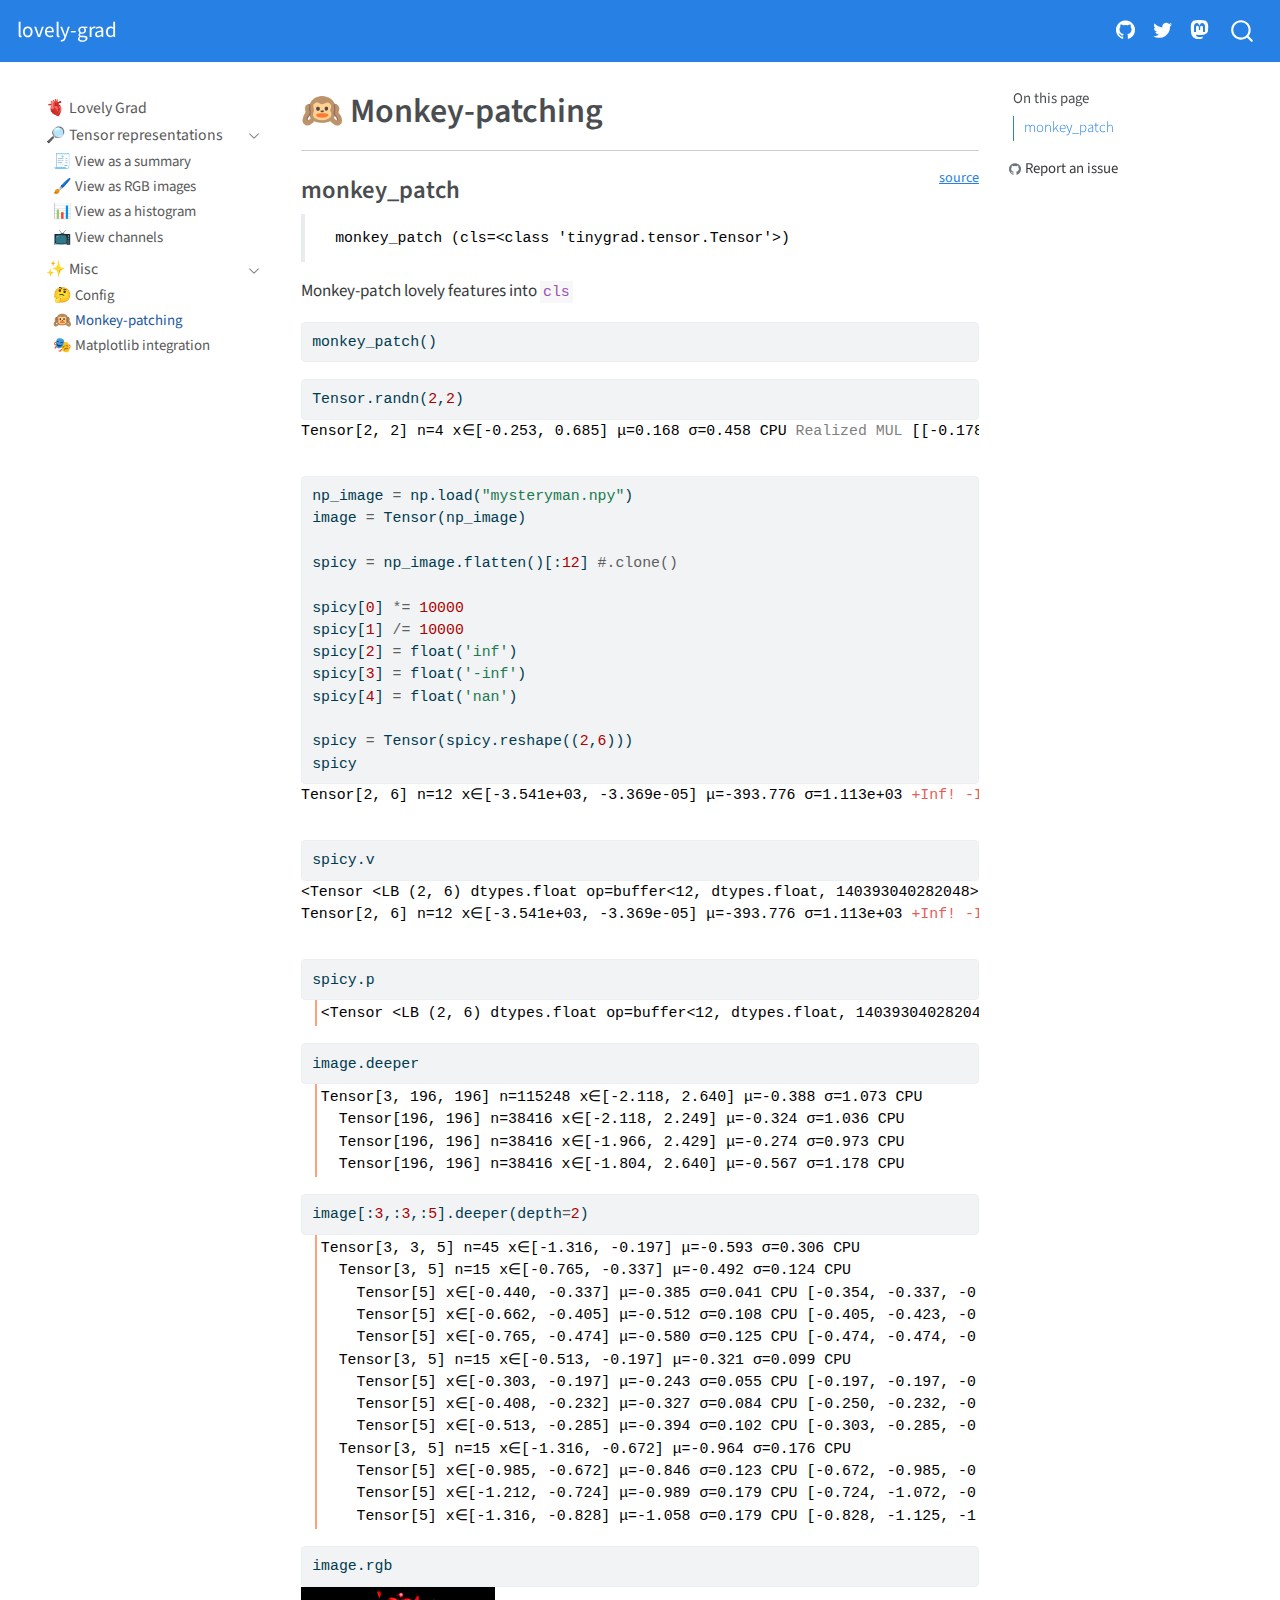
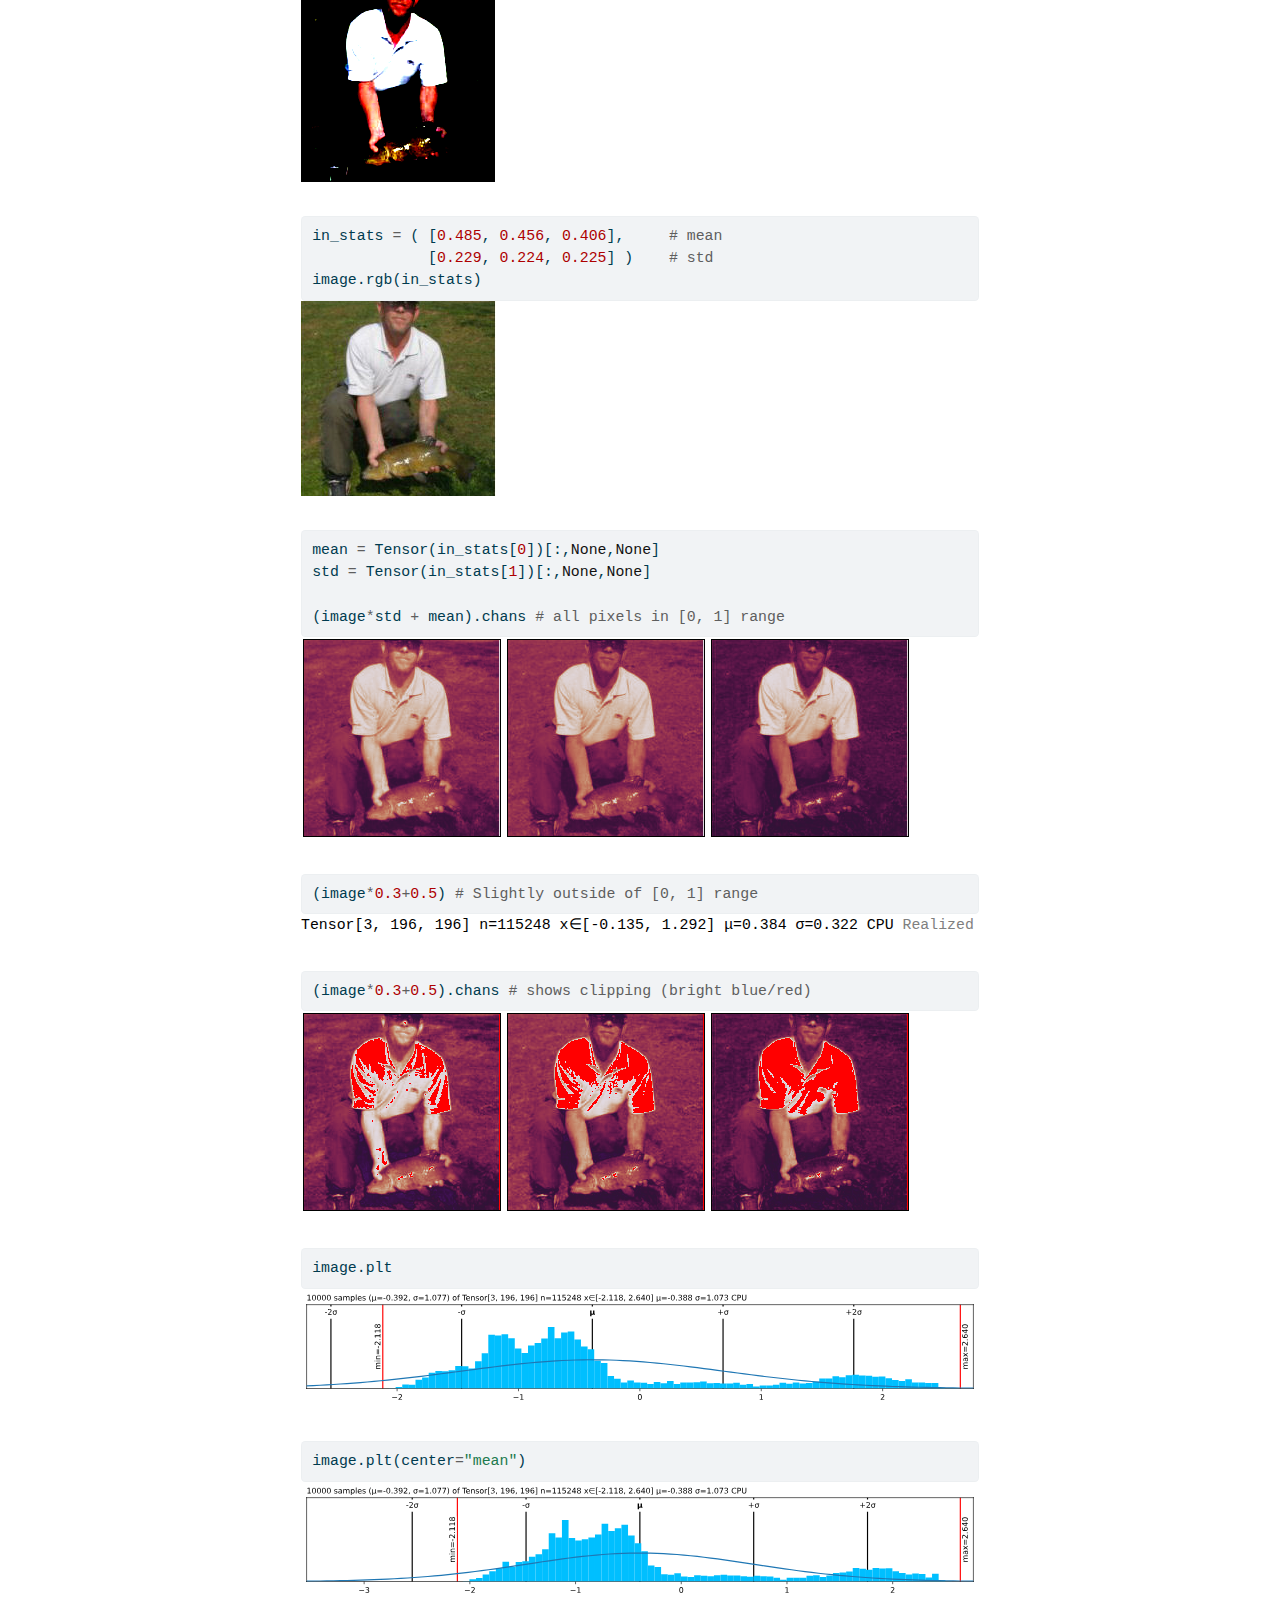
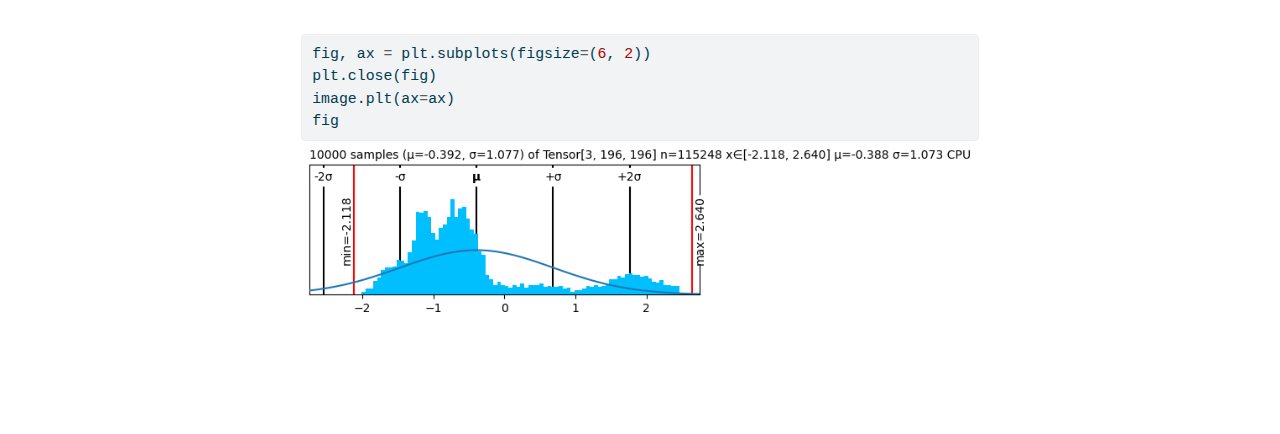
<file: patch.html>
<!DOCTYPE html>
<html xmlns="http://www.w3.org/1999/xhtml" lang="en" xml:lang="en"><head>

<meta charset="utf-8">
<meta name="generator" content="quarto-1.3.450">

<meta name="viewport" content="width=device-width, initial-scale=1.0, user-scalable=yes">


<title>lovely-grad - 🙉 Monkey-patching</title>
<style>
code{white-space: pre-wrap;}
span.smallcaps{font-variant: small-caps;}
div.columns{display: flex; gap: min(4vw, 1.5em);}
div.column{flex: auto; overflow-x: auto;}
div.hanging-indent{margin-left: 1.5em; text-indent: -1.5em;}
ul.task-list{list-style: none;}
ul.task-list li input[type="checkbox"] {
  width: 0.8em;
  margin: 0 0.8em 0.2em -1em; /* quarto-specific, see https://github.com/quarto-dev/quarto-cli/issues/4556 */ 
  vertical-align: middle;
}
/* CSS for syntax highlighting */
pre > code.sourceCode { white-space: pre; position: relative; }
pre > code.sourceCode > span { display: inline-block; line-height: 1.25; }
pre > code.sourceCode > span:empty { height: 1.2em; }
.sourceCode { overflow: visible; }
code.sourceCode > span { color: inherit; text-decoration: inherit; }
div.sourceCode { margin: 1em 0; }
pre.sourceCode { margin: 0; }
@media screen {
div.sourceCode { overflow: auto; }
}
@media print {
pre > code.sourceCode { white-space: pre-wrap; }
pre > code.sourceCode > span { text-indent: -5em; padding-left: 5em; }
}
pre.numberSource code
  { counter-reset: source-line 0; }
pre.numberSource code > span
  { position: relative; left: -4em; counter-increment: source-line; }
pre.numberSource code > span > a:first-child::before
  { content: counter(source-line);
    position: relative; left: -1em; text-align: right; vertical-align: baseline;
    border: none; display: inline-block;
    -webkit-touch-callout: none; -webkit-user-select: none;
    -khtml-user-select: none; -moz-user-select: none;
    -ms-user-select: none; user-select: none;
    padding: 0 4px; width: 4em;
  }
pre.numberSource { margin-left: 3em;  padding-left: 4px; }
div.sourceCode
  {   }
@media screen {
pre > code.sourceCode > span > a:first-child::before { text-decoration: underline; }
}
</style>


<script src="site_libs/quarto-nav/quarto-nav.js"></script>
<script src="site_libs/quarto-nav/headroom.min.js"></script>
<script src="site_libs/clipboard/clipboard.min.js"></script>
<script src="site_libs/quarto-search/autocomplete.umd.js"></script>
<script src="site_libs/quarto-search/fuse.min.js"></script>
<script src="site_libs/quarto-search/quarto-search.js"></script>
<meta name="quarto:offset" content="./">
<script src="site_libs/quarto-html/quarto.js"></script>
<script src="site_libs/quarto-html/popper.min.js"></script>
<script src="site_libs/quarto-html/tippy.umd.min.js"></script>
<script src="site_libs/quarto-html/anchor.min.js"></script>
<link href="site_libs/quarto-html/tippy.css" rel="stylesheet">
<link href="site_libs/quarto-html/quarto-syntax-highlighting.css" rel="stylesheet" id="quarto-text-highlighting-styles">
<script src="site_libs/bootstrap/bootstrap.min.js"></script>
<link href="site_libs/bootstrap/bootstrap-icons.css" rel="stylesheet">
<link href="site_libs/bootstrap/bootstrap.min.css" rel="stylesheet" id="quarto-bootstrap" data-mode="light">
<script id="quarto-search-options" type="application/json">{
  "location": "navbar",
  "copy-button": false,
  "collapse-after": 3,
  "panel-placement": "end",
  "type": "overlay",
  "limit": 20,
  "language": {
    "search-no-results-text": "No results",
    "search-matching-documents-text": "matching documents",
    "search-copy-link-title": "Copy link to search",
    "search-hide-matches-text": "Hide additional matches",
    "search-more-match-text": "more match in this document",
    "search-more-matches-text": "more matches in this document",
    "search-clear-button-title": "Clear",
    "search-detached-cancel-button-title": "Cancel",
    "search-submit-button-title": "Submit",
    "search-label": "Search"
  }
}</script>


<link rel="stylesheet" href="styles.css">
<meta property="og:title" content="lovely-grad - 🙉 Monkey-patching">
<meta property="og:description" content="">
<meta property="og:image" content="https://xl0.github.io/lovely-grad/10_patch_files/figure-html/cell-10-output-1.png">
<meta property="og:site-name" content="lovely-grad">
<meta property="og:image:height" content="195">
<meta property="og:image:width" content="196">
<meta name="twitter:title" content="lovely-grad - 🙉 Monkey-patching">
<meta name="twitter:description" content="">
<meta name="twitter:image" content="https://xl0.github.io/lovely-grad/10_patch_files/figure-html/cell-10-output-1.png">
<meta name="twitter:image-height" content="195">
<meta name="twitter:image-width" content="196">
<meta name="twitter:card" content="summary_large_image">
</head>

<body class="nav-sidebar floating nav-fixed">

<div id="quarto-search-results"></div>
  <header id="quarto-header" class="headroom fixed-top">
    <nav class="navbar navbar-expand-lg navbar-dark ">
      <div class="navbar-container container-fluid">
      <div class="navbar-brand-container">
    <a class="navbar-brand" href="./index.html">
    <span class="navbar-title">lovely-grad</span>
    </a>
  </div>
            <div id="quarto-search" class="" title="Search"></div>
          <button class="navbar-toggler" type="button" data-bs-toggle="collapse" data-bs-target="#navbarCollapse" aria-controls="navbarCollapse" aria-expanded="false" aria-label="Toggle navigation" onclick="if (window.quartoToggleHeadroom) { window.quartoToggleHeadroom(); }">
  <span class="navbar-toggler-icon"></span>
</button>
          <div class="collapse navbar-collapse" id="navbarCollapse">
            <ul class="navbar-nav navbar-nav-scroll ms-auto">
  <li class="nav-item compact">
    <a class="nav-link" href="http://github.com/xl0/lovely-gard" rel="" target=""><i class="bi bi-github" role="img">
</i> 
 <span class="menu-text"></span></a>
  </li>  
  <li class="nav-item compact">
    <a class="nav-link" href="https://twitter.com/xl0xl0xl0" rel="" target=""><i class="bi bi-twitter" role="img">
</i> 
 <span class="menu-text"></span></a>
  </li>  
  <li class="nav-item compact">
    <a class="nav-link" href="https://sigmoid.social/@xl0" rel="" target=""><i class="bi bi-mastodon" role="img">
</i> 
 <span class="menu-text"></span></a>
  </li>  
</ul>
            <div class="quarto-navbar-tools">
</div>
          </div> <!-- /navcollapse -->
      </div> <!-- /container-fluid -->
    </nav>
  <nav class="quarto-secondary-nav">
    <div class="container-fluid d-flex">
      <button type="button" class="quarto-btn-toggle btn" data-bs-toggle="collapse" data-bs-target="#quarto-sidebar,#quarto-sidebar-glass" aria-controls="quarto-sidebar" aria-expanded="false" aria-label="Toggle sidebar navigation" onclick="if (window.quartoToggleHeadroom) { window.quartoToggleHeadroom(); }">
        <i class="bi bi-layout-text-sidebar-reverse"></i>
      </button>
      <nav class="quarto-page-breadcrumbs" aria-label="breadcrumb"><ol class="breadcrumb"><li class="breadcrumb-item"><a href="./utils.config.html">✨ Misc</a></li><li class="breadcrumb-item"><a href="./patch.html">🙉 Monkey-patching</a></li></ol></nav>
      <a class="flex-grow-1" role="button" data-bs-toggle="collapse" data-bs-target="#quarto-sidebar,#quarto-sidebar-glass" aria-controls="quarto-sidebar" aria-expanded="false" aria-label="Toggle sidebar navigation" onclick="if (window.quartoToggleHeadroom) { window.quartoToggleHeadroom(); }">      
      </a>
    </div>
  </nav>
</header>
<!-- content -->
<div id="quarto-content" class="quarto-container page-columns page-rows-contents page-layout-article page-navbar">
<!-- sidebar -->
  <nav id="quarto-sidebar" class="sidebar collapse collapse-horizontal sidebar-navigation floating overflow-auto">
    <div class="sidebar-menu-container"> 
    <ul class="list-unstyled mt-1">
        <li class="sidebar-item">
  <div class="sidebar-item-container"> 
  <a href="./index.html" class="sidebar-item-text sidebar-link">
 <span class="menu-text">🫀 Lovely Grad</span></a>
  </div>
</li>
        <li class="sidebar-item sidebar-item-section">
      <div class="sidebar-item-container"> 
            <a class="sidebar-item-text sidebar-link text-start" data-bs-toggle="collapse" data-bs-target="#quarto-sidebar-section-1" aria-expanded="true">
 <span class="menu-text">🔎 Tensor representations</span></a>
          <a class="sidebar-item-toggle text-start" data-bs-toggle="collapse" data-bs-target="#quarto-sidebar-section-1" aria-expanded="true" aria-label="Toggle section">
            <i class="bi bi-chevron-right ms-2"></i>
          </a> 
      </div>
      <ul id="quarto-sidebar-section-1" class="collapse list-unstyled sidebar-section depth1 show">  
          <li class="sidebar-item">
  <div class="sidebar-item-container"> 
  <a href="./repr_str.html" class="sidebar-item-text sidebar-link">
 <span class="menu-text">🧾 View as a summary</span></a>
  </div>
</li>
          <li class="sidebar-item">
  <div class="sidebar-item-container"> 
  <a href="./repr_rgb.html" class="sidebar-item-text sidebar-link">
 <span class="menu-text">🖌️ View as RGB images</span></a>
  </div>
</li>
          <li class="sidebar-item">
  <div class="sidebar-item-container"> 
  <a href="./repr_plt.html" class="sidebar-item-text sidebar-link">
 <span class="menu-text">📊 View as a histogram</span></a>
  </div>
</li>
          <li class="sidebar-item">
  <div class="sidebar-item-container"> 
  <a href="./repr_chans.html" class="sidebar-item-text sidebar-link">
 <span class="menu-text">📺 View channels</span></a>
  </div>
</li>
      </ul>
  </li>
        <li class="sidebar-item sidebar-item-section">
      <div class="sidebar-item-container"> 
            <a class="sidebar-item-text sidebar-link text-start" data-bs-toggle="collapse" data-bs-target="#quarto-sidebar-section-2" aria-expanded="true">
 <span class="menu-text">✨ Misc</span></a>
          <a class="sidebar-item-toggle text-start" data-bs-toggle="collapse" data-bs-target="#quarto-sidebar-section-2" aria-expanded="true" aria-label="Toggle section">
            <i class="bi bi-chevron-right ms-2"></i>
          </a> 
      </div>
      <ul id="quarto-sidebar-section-2" class="collapse list-unstyled sidebar-section depth1 show">  
          <li class="sidebar-item">
  <div class="sidebar-item-container"> 
  <a href="./utils.config.html" class="sidebar-item-text sidebar-link">
 <span class="menu-text">🤔 Config</span></a>
  </div>
</li>
          <li class="sidebar-item">
  <div class="sidebar-item-container"> 
  <a href="./patch.html" class="sidebar-item-text sidebar-link active">
 <span class="menu-text">🙉 Monkey-patching</span></a>
  </div>
</li>
          <li class="sidebar-item">
  <div class="sidebar-item-container"> 
  <a href="./matplotlib.html" class="sidebar-item-text sidebar-link">
 <span class="menu-text">🎭 Matplotlib integration</span></a>
  </div>
</li>
      </ul>
  </li>
    </ul>
    </div>
</nav>
<div id="quarto-sidebar-glass" data-bs-toggle="collapse" data-bs-target="#quarto-sidebar,#quarto-sidebar-glass"></div>
<!-- margin-sidebar -->
    <div id="quarto-margin-sidebar" class="sidebar margin-sidebar">
        <nav id="TOC" role="doc-toc" class="toc-active">
    <h2 id="toc-title">On this page</h2>
   
  <ul>
  <li><a href="#monkey_patch" id="toc-monkey_patch" class="nav-link active" data-scroll-target="#monkey_patch">monkey_patch</a></li>
  </ul>
<div class="toc-actions"><div><i class="bi bi-github"></i></div><div class="action-links"><p><a href="https://github.com/xl0/lovely-grad/issues/new" class="toc-action">Report an issue</a></p></div></div></nav>
    </div>
<!-- main -->
<main class="content" id="quarto-document-content">

<header id="title-block-header" class="quarto-title-block default">
<div class="quarto-title">
<h1 class="title">🙉 Monkey-patching</h1>
</div>



<div class="quarto-title-meta">

    
  
    
  </div>
  

</header>

<!-- WARNING: THIS FILE WAS AUTOGENERATED! DO NOT EDIT! -->
<hr>
<p><a href="https://github.com/xl0/lovely-grad/blob/master/lovely_grad/patch.py#L23" target="_blank" style="float:right; font-size:smaller">source</a></p>
<section id="monkey_patch" class="level3">
<h3 class="anchored" data-anchor-id="monkey_patch">monkey_patch</h3>
<blockquote class="blockquote">
<pre><code> monkey_patch (cls=&lt;class 'tinygrad.tensor.Tensor'&gt;)</code></pre>
</blockquote>
<p>Monkey-patch lovely features into <code>cls</code></p>
<div class="cell">
<div class="sourceCode cell-code" id="cb2"><pre class="sourceCode python code-with-copy"><code class="sourceCode python"><span id="cb2-1"><a href="#cb2-1" aria-hidden="true" tabindex="-1"></a>monkey_patch()</span></code><button title="Copy to Clipboard" class="code-copy-button"><i class="bi"></i></button></pre></div>
</div>
<div class="cell">
<div class="sourceCode cell-code" id="cb3"><pre class="sourceCode python code-with-copy"><code class="sourceCode python"><span id="cb3-1"><a href="#cb3-1" aria-hidden="true" tabindex="-1"></a>Tensor.randn(<span class="dv">2</span>,<span class="dv">2</span>)</span></code><button title="Copy to Clipboard" class="code-copy-button"><i class="bi"></i></button></pre></div>
<div class="cell-output cell-output-display">
<div class="ansi-escaped-output">
<pre>Tensor[2, 2] n=4 x∈[-0.253, 0.685] μ=0.168 σ=0.458 CPU <span style="color:rgb(127,127,127)">Realized MUL</span> [[-0.178, 0.685], [-0.253, 0.419]]</pre>
</div>
</div>
</div>
<div class="cell">
<div class="sourceCode cell-code" id="cb4"><pre class="sourceCode python code-with-copy"><code class="sourceCode python"><span id="cb4-1"><a href="#cb4-1" aria-hidden="true" tabindex="-1"></a>np_image <span class="op">=</span> np.load(<span class="st">"mysteryman.npy"</span>)</span>
<span id="cb4-2"><a href="#cb4-2" aria-hidden="true" tabindex="-1"></a>image <span class="op">=</span> Tensor(np_image)</span>
<span id="cb4-3"><a href="#cb4-3" aria-hidden="true" tabindex="-1"></a></span>
<span id="cb4-4"><a href="#cb4-4" aria-hidden="true" tabindex="-1"></a>spicy <span class="op">=</span> np_image.flatten()[:<span class="dv">12</span>] <span class="co">#.clone()</span></span>
<span id="cb4-5"><a href="#cb4-5" aria-hidden="true" tabindex="-1"></a></span>
<span id="cb4-6"><a href="#cb4-6" aria-hidden="true" tabindex="-1"></a>spicy[<span class="dv">0</span>] <span class="op">*=</span> <span class="dv">10000</span></span>
<span id="cb4-7"><a href="#cb4-7" aria-hidden="true" tabindex="-1"></a>spicy[<span class="dv">1</span>] <span class="op">/=</span> <span class="dv">10000</span></span>
<span id="cb4-8"><a href="#cb4-8" aria-hidden="true" tabindex="-1"></a>spicy[<span class="dv">2</span>] <span class="op">=</span> <span class="bu">float</span>(<span class="st">'inf'</span>)</span>
<span id="cb4-9"><a href="#cb4-9" aria-hidden="true" tabindex="-1"></a>spicy[<span class="dv">3</span>] <span class="op">=</span> <span class="bu">float</span>(<span class="st">'-inf'</span>)</span>
<span id="cb4-10"><a href="#cb4-10" aria-hidden="true" tabindex="-1"></a>spicy[<span class="dv">4</span>] <span class="op">=</span> <span class="bu">float</span>(<span class="st">'nan'</span>)</span>
<span id="cb4-11"><a href="#cb4-11" aria-hidden="true" tabindex="-1"></a></span>
<span id="cb4-12"><a href="#cb4-12" aria-hidden="true" tabindex="-1"></a>spicy <span class="op">=</span> Tensor(spicy.reshape((<span class="dv">2</span>,<span class="dv">6</span>)))</span>
<span id="cb4-13"><a href="#cb4-13" aria-hidden="true" tabindex="-1"></a>spicy</span></code><button title="Copy to Clipboard" class="code-copy-button"><i class="bi"></i></button></pre></div>
<div class="cell-output cell-output-display">
<div class="ansi-escaped-output">
<pre>Tensor[2, 6] n=12 x∈[-3.541e+03, -3.369e-05] μ=-393.776 σ=1.113e+03 <span class="ansi-red-fg">+Inf!</span> <span class="ansi-red-fg">-Inf!</span> <span class="ansi-red-fg">NaN!</span> CPU</pre>
</div>
</div>
</div>
<div class="cell">
<div class="sourceCode cell-code" id="cb5"><pre class="sourceCode python code-with-copy"><code class="sourceCode python"><span id="cb5-1"><a href="#cb5-1" aria-hidden="true" tabindex="-1"></a>spicy.v</span></code><button title="Copy to Clipboard" class="code-copy-button"><i class="bi"></i></button></pre></div>
<div class="cell-output cell-output-display">
<div class="ansi-escaped-output">
<pre>&lt;Tensor &lt;LB (2, 6) dtypes.float op=buffer&lt;12, dtypes.float, 140393040282048&gt; st=ShapeTracker(views=(View(shape=(2, 6), strides=(6, 1), offset=0, mask=None, contiguous=True),))&gt; on CPU with grad None&gt;
Tensor[2, 6] n=12 x∈[-3.541e+03, -3.369e-05] μ=-393.776 σ=1.113e+03 <span class="ansi-red-fg">+Inf!</span> <span class="ansi-red-fg">-Inf!</span> <span class="ansi-red-fg">NaN!</span> CPU</pre>
</div>
</div>
</div>
<div class="cell">
<div class="sourceCode cell-code" id="cb6"><pre class="sourceCode python code-with-copy"><code class="sourceCode python"><span id="cb6-1"><a href="#cb6-1" aria-hidden="true" tabindex="-1"></a>spicy.p</span></code><button title="Copy to Clipboard" class="code-copy-button"><i class="bi"></i></button></pre></div>
<div class="cell-output cell-output-display">
<pre><code>&lt;Tensor &lt;LB (2, 6) dtypes.float op=buffer&lt;12, dtypes.float, 140393040282048&gt; st=ShapeTracker(views=(View(shape=(2, 6), strides=(6, 1), offset=0, mask=None, contiguous=True),))&gt; on CPU with grad None&gt;</code></pre>
</div>
</div>
<div class="cell">
<div class="sourceCode cell-code" id="cb8"><pre class="sourceCode python code-with-copy"><code class="sourceCode python"><span id="cb8-1"><a href="#cb8-1" aria-hidden="true" tabindex="-1"></a>image.deeper</span></code><button title="Copy to Clipboard" class="code-copy-button"><i class="bi"></i></button></pre></div>
<div class="cell-output cell-output-display">
<pre><code>Tensor[3, 196, 196] n=115248 x∈[-2.118, 2.640] μ=-0.388 σ=1.073 CPU
  Tensor[196, 196] n=38416 x∈[-2.118, 2.249] μ=-0.324 σ=1.036 CPU
  Tensor[196, 196] n=38416 x∈[-1.966, 2.429] μ=-0.274 σ=0.973 CPU
  Tensor[196, 196] n=38416 x∈[-1.804, 2.640] μ=-0.567 σ=1.178 CPU</code></pre>
</div>
</div>
<div class="cell">
<div class="sourceCode cell-code" id="cb10"><pre class="sourceCode python code-with-copy"><code class="sourceCode python"><span id="cb10-1"><a href="#cb10-1" aria-hidden="true" tabindex="-1"></a>image[:<span class="dv">3</span>,:<span class="dv">3</span>,:<span class="dv">5</span>].deeper(depth<span class="op">=</span><span class="dv">2</span>)</span></code><button title="Copy to Clipboard" class="code-copy-button"><i class="bi"></i></button></pre></div>
<div class="cell-output cell-output-display">
<pre><code>Tensor[3, 3, 5] n=45 x∈[-1.316, -0.197] μ=-0.593 σ=0.306 CPU
  Tensor[3, 5] n=15 x∈[-0.765, -0.337] μ=-0.492 σ=0.124 CPU
    Tensor[5] x∈[-0.440, -0.337] μ=-0.385 σ=0.041 CPU [-0.354, -0.337, -0.405, -0.440, -0.388]
    Tensor[5] x∈[-0.662, -0.405] μ=-0.512 σ=0.108 CPU [-0.405, -0.423, -0.491, -0.577, -0.662]
    Tensor[5] x∈[-0.765, -0.474] μ=-0.580 σ=0.125 CPU [-0.474, -0.474, -0.542, -0.645, -0.765]
  Tensor[3, 5] n=15 x∈[-0.513, -0.197] μ=-0.321 σ=0.099 CPU
    Tensor[5] x∈[-0.303, -0.197] μ=-0.243 σ=0.055 CPU [-0.197, -0.197, -0.303, -0.303, -0.215]
    Tensor[5] x∈[-0.408, -0.232] μ=-0.327 σ=0.084 CPU [-0.250, -0.232, -0.338, -0.408, -0.408]
    Tensor[5] x∈[-0.513, -0.285] μ=-0.394 σ=0.102 CPU [-0.303, -0.285, -0.390, -0.478, -0.513]
  Tensor[3, 5] n=15 x∈[-1.316, -0.672] μ=-0.964 σ=0.176 CPU
    Tensor[5] x∈[-0.985, -0.672] μ=-0.846 σ=0.123 CPU [-0.672, -0.985, -0.881, -0.776, -0.916]
    Tensor[5] x∈[-1.212, -0.724] μ=-0.989 σ=0.179 CPU [-0.724, -1.072, -0.968, -0.968, -1.212]
    Tensor[5] x∈[-1.316, -0.828] μ=-1.058 σ=0.179 CPU [-0.828, -1.125, -1.020, -1.003, -1.316]</code></pre>
</div>
</div>
<div class="cell">
<div class="sourceCode cell-code" id="cb12"><pre class="sourceCode python code-with-copy"><code class="sourceCode python"><span id="cb12-1"><a href="#cb12-1" aria-hidden="true" tabindex="-1"></a>image.rgb</span></code><button title="Copy to Clipboard" class="code-copy-button"><i class="bi"></i></button></pre></div>
<div class="cell-output cell-output-display">
<p><img src="10_patch_files/figure-html/cell-10-output-1.png" class="img-fluid"></p>
</div>
</div>
<div class="cell">
<div class="sourceCode cell-code" id="cb13"><pre class="sourceCode python code-with-copy"><code class="sourceCode python"><span id="cb13-1"><a href="#cb13-1" aria-hidden="true" tabindex="-1"></a>in_stats <span class="op">=</span> ( [<span class="fl">0.485</span>, <span class="fl">0.456</span>, <span class="fl">0.406</span>],     <span class="co"># mean</span></span>
<span id="cb13-2"><a href="#cb13-2" aria-hidden="true" tabindex="-1"></a>             [<span class="fl">0.229</span>, <span class="fl">0.224</span>, <span class="fl">0.225</span>] )    <span class="co"># std</span></span>
<span id="cb13-3"><a href="#cb13-3" aria-hidden="true" tabindex="-1"></a>image.rgb(in_stats)</span></code><button title="Copy to Clipboard" class="code-copy-button"><i class="bi"></i></button></pre></div>
<div class="cell-output cell-output-display">
<p><img src="10_patch_files/figure-html/cell-11-output-1.png" class="img-fluid"></p>
</div>
</div>
<div class="cell">
<div class="sourceCode cell-code" id="cb14"><pre class="sourceCode python code-with-copy"><code class="sourceCode python"><span id="cb14-1"><a href="#cb14-1" aria-hidden="true" tabindex="-1"></a>mean <span class="op">=</span> Tensor(in_stats[<span class="dv">0</span>])[:,<span class="va">None</span>,<span class="va">None</span>]</span>
<span id="cb14-2"><a href="#cb14-2" aria-hidden="true" tabindex="-1"></a>std <span class="op">=</span> Tensor(in_stats[<span class="dv">1</span>])[:,<span class="va">None</span>,<span class="va">None</span>]</span>
<span id="cb14-3"><a href="#cb14-3" aria-hidden="true" tabindex="-1"></a></span>
<span id="cb14-4"><a href="#cb14-4" aria-hidden="true" tabindex="-1"></a>(image<span class="op">*</span>std <span class="op">+</span> mean).chans <span class="co"># all pixels in [0, 1] range</span></span></code><button title="Copy to Clipboard" class="code-copy-button"><i class="bi"></i></button></pre></div>
<div class="cell-output cell-output-display">
<p><img src="10_patch_files/figure-html/cell-12-output-1.png" class="img-fluid"></p>
</div>
</div>
<div class="cell">
<div class="sourceCode cell-code" id="cb15"><pre class="sourceCode python code-with-copy"><code class="sourceCode python"><span id="cb15-1"><a href="#cb15-1" aria-hidden="true" tabindex="-1"></a>(image<span class="op">*</span><span class="fl">0.3</span><span class="op">+</span><span class="fl">0.5</span>) <span class="co"># Slightly outside of [0, 1] range</span></span></code><button title="Copy to Clipboard" class="code-copy-button"><i class="bi"></i></button></pre></div>
<div class="cell-output cell-output-display">
<div class="ansi-escaped-output">
<pre>Tensor[3, 196, 196] n=115248 x∈[-0.135, 1.292] μ=0.384 σ=0.322 CPU <span style="color:rgb(127,127,127)">Realized ADD</span></pre>
</div>
</div>
</div>
<div class="cell">
<div class="sourceCode cell-code" id="cb16"><pre class="sourceCode python code-with-copy"><code class="sourceCode python"><span id="cb16-1"><a href="#cb16-1" aria-hidden="true" tabindex="-1"></a>(image<span class="op">*</span><span class="fl">0.3</span><span class="op">+</span><span class="fl">0.5</span>).chans <span class="co"># shows clipping (bright blue/red)</span></span></code><button title="Copy to Clipboard" class="code-copy-button"><i class="bi"></i></button></pre></div>
<div class="cell-output cell-output-display">
<p><img src="10_patch_files/figure-html/cell-14-output-1.png" class="img-fluid"></p>
</div>
</div>
<div class="cell">
<div class="sourceCode cell-code" id="cb17"><pre class="sourceCode python code-with-copy"><code class="sourceCode python"><span id="cb17-1"><a href="#cb17-1" aria-hidden="true" tabindex="-1"></a>image.plt</span></code><button title="Copy to Clipboard" class="code-copy-button"><i class="bi"></i></button></pre></div>
<div class="cell-output cell-output-display">
<p><img src="10_patch_files/figure-html/cell-15-output-1.svg" class="img-fluid"></p>
</div>
</div>
<div class="cell">
<div class="sourceCode cell-code" id="cb18"><pre class="sourceCode python code-with-copy"><code class="sourceCode python"><span id="cb18-1"><a href="#cb18-1" aria-hidden="true" tabindex="-1"></a>image.plt(center<span class="op">=</span><span class="st">"mean"</span>)</span></code><button title="Copy to Clipboard" class="code-copy-button"><i class="bi"></i></button></pre></div>
<div class="cell-output cell-output-display">
<p><img src="10_patch_files/figure-html/cell-16-output-1.svg" class="img-fluid"></p>
</div>
</div>
<div class="cell">
<div class="sourceCode cell-code" id="cb19"><pre class="sourceCode python code-with-copy"><code class="sourceCode python"><span id="cb19-1"><a href="#cb19-1" aria-hidden="true" tabindex="-1"></a>fig, ax <span class="op">=</span> plt.subplots(figsize<span class="op">=</span>(<span class="dv">6</span>, <span class="dv">2</span>))</span>
<span id="cb19-2"><a href="#cb19-2" aria-hidden="true" tabindex="-1"></a>plt.close(fig)</span>
<span id="cb19-3"><a href="#cb19-3" aria-hidden="true" tabindex="-1"></a>image.plt(ax<span class="op">=</span>ax)</span>
<span id="cb19-4"><a href="#cb19-4" aria-hidden="true" tabindex="-1"></a>fig</span></code><button title="Copy to Clipboard" class="code-copy-button"><i class="bi"></i></button></pre></div>
<div class="cell-output cell-output-display">
<p><img src="10_patch_files/figure-html/cell-17-output-1.png" class="img-fluid"></p>
</div>
</div>


</section>

</main> <!-- /main -->
<script id="quarto-html-after-body" type="application/javascript">
window.document.addEventListener("DOMContentLoaded", function (event) {
  const toggleBodyColorMode = (bsSheetEl) => {
    const mode = bsSheetEl.getAttribute("data-mode");
    const bodyEl = window.document.querySelector("body");
    if (mode === "dark") {
      bodyEl.classList.add("quarto-dark");
      bodyEl.classList.remove("quarto-light");
    } else {
      bodyEl.classList.add("quarto-light");
      bodyEl.classList.remove("quarto-dark");
    }
  }
  const toggleBodyColorPrimary = () => {
    const bsSheetEl = window.document.querySelector("link#quarto-bootstrap");
    if (bsSheetEl) {
      toggleBodyColorMode(bsSheetEl);
    }
  }
  toggleBodyColorPrimary();  
  const icon = "";
  const anchorJS = new window.AnchorJS();
  anchorJS.options = {
    placement: 'right',
    icon: icon
  };
  anchorJS.add('.anchored');
  const isCodeAnnotation = (el) => {
    for (const clz of el.classList) {
      if (clz.startsWith('code-annotation-')) {                     
        return true;
      }
    }
    return false;
  }
  const clipboard = new window.ClipboardJS('.code-copy-button', {
    text: function(trigger) {
      const codeEl = trigger.previousElementSibling.cloneNode(true);
      for (const childEl of codeEl.children) {
        if (isCodeAnnotation(childEl)) {
          childEl.remove();
        }
      }
      return codeEl.innerText;
    }
  });
  clipboard.on('success', function(e) {
    // button target
    const button = e.trigger;
    // don't keep focus
    button.blur();
    // flash "checked"
    button.classList.add('code-copy-button-checked');
    var currentTitle = button.getAttribute("title");
    button.setAttribute("title", "Copied!");
    let tooltip;
    if (window.bootstrap) {
      button.setAttribute("data-bs-toggle", "tooltip");
      button.setAttribute("data-bs-placement", "left");
      button.setAttribute("data-bs-title", "Copied!");
      tooltip = new bootstrap.Tooltip(button, 
        { trigger: "manual", 
          customClass: "code-copy-button-tooltip",
          offset: [0, -8]});
      tooltip.show();    
    }
    setTimeout(function() {
      if (tooltip) {
        tooltip.hide();
        button.removeAttribute("data-bs-title");
        button.removeAttribute("data-bs-toggle");
        button.removeAttribute("data-bs-placement");
      }
      button.setAttribute("title", currentTitle);
      button.classList.remove('code-copy-button-checked');
    }, 1000);
    // clear code selection
    e.clearSelection();
  });
  function tippyHover(el, contentFn) {
    const config = {
      allowHTML: true,
      content: contentFn,
      maxWidth: 500,
      delay: 100,
      arrow: false,
      appendTo: function(el) {
          return el.parentElement;
      },
      interactive: true,
      interactiveBorder: 10,
      theme: 'quarto',
      placement: 'bottom-start'
    };
    window.tippy(el, config); 
  }
  const noterefs = window.document.querySelectorAll('a[role="doc-noteref"]');
  for (var i=0; i<noterefs.length; i++) {
    const ref = noterefs[i];
    tippyHover(ref, function() {
      // use id or data attribute instead here
      let href = ref.getAttribute('data-footnote-href') || ref.getAttribute('href');
      try { href = new URL(href).hash; } catch {}
      const id = href.replace(/^#\/?/, "");
      const note = window.document.getElementById(id);
      return note.innerHTML;
    });
  }
      let selectedAnnoteEl;
      const selectorForAnnotation = ( cell, annotation) => {
        let cellAttr = 'data-code-cell="' + cell + '"';
        let lineAttr = 'data-code-annotation="' +  annotation + '"';
        const selector = 'span[' + cellAttr + '][' + lineAttr + ']';
        return selector;
      }
      const selectCodeLines = (annoteEl) => {
        const doc = window.document;
        const targetCell = annoteEl.getAttribute("data-target-cell");
        const targetAnnotation = annoteEl.getAttribute("data-target-annotation");
        const annoteSpan = window.document.querySelector(selectorForAnnotation(targetCell, targetAnnotation));
        const lines = annoteSpan.getAttribute("data-code-lines").split(",");
        const lineIds = lines.map((line) => {
          return targetCell + "-" + line;
        })
        let top = null;
        let height = null;
        let parent = null;
        if (lineIds.length > 0) {
            //compute the position of the single el (top and bottom and make a div)
            const el = window.document.getElementById(lineIds[0]);
            top = el.offsetTop;
            height = el.offsetHeight;
            parent = el.parentElement.parentElement;
          if (lineIds.length > 1) {
            const lastEl = window.document.getElementById(lineIds[lineIds.length - 1]);
            const bottom = lastEl.offsetTop + lastEl.offsetHeight;
            height = bottom - top;
          }
          if (top !== null && height !== null && parent !== null) {
            // cook up a div (if necessary) and position it 
            let div = window.document.getElementById("code-annotation-line-highlight");
            if (div === null) {
              div = window.document.createElement("div");
              div.setAttribute("id", "code-annotation-line-highlight");
              div.style.position = 'absolute';
              parent.appendChild(div);
            }
            div.style.top = top - 2 + "px";
            div.style.height = height + 4 + "px";
            let gutterDiv = window.document.getElementById("code-annotation-line-highlight-gutter");
            if (gutterDiv === null) {
              gutterDiv = window.document.createElement("div");
              gutterDiv.setAttribute("id", "code-annotation-line-highlight-gutter");
              gutterDiv.style.position = 'absolute';
              const codeCell = window.document.getElementById(targetCell);
              const gutter = codeCell.querySelector('.code-annotation-gutter');
              gutter.appendChild(gutterDiv);
            }
            gutterDiv.style.top = top - 2 + "px";
            gutterDiv.style.height = height + 4 + "px";
          }
          selectedAnnoteEl = annoteEl;
        }
      };
      const unselectCodeLines = () => {
        const elementsIds = ["code-annotation-line-highlight", "code-annotation-line-highlight-gutter"];
        elementsIds.forEach((elId) => {
          const div = window.document.getElementById(elId);
          if (div) {
            div.remove();
          }
        });
        selectedAnnoteEl = undefined;
      };
      // Attach click handler to the DT
      const annoteDls = window.document.querySelectorAll('dt[data-target-cell]');
      for (const annoteDlNode of annoteDls) {
        annoteDlNode.addEventListener('click', (event) => {
          const clickedEl = event.target;
          if (clickedEl !== selectedAnnoteEl) {
            unselectCodeLines();
            const activeEl = window.document.querySelector('dt[data-target-cell].code-annotation-active');
            if (activeEl) {
              activeEl.classList.remove('code-annotation-active');
            }
            selectCodeLines(clickedEl);
            clickedEl.classList.add('code-annotation-active');
          } else {
            // Unselect the line
            unselectCodeLines();
            clickedEl.classList.remove('code-annotation-active');
          }
        });
      }
  const findCites = (el) => {
    const parentEl = el.parentElement;
    if (parentEl) {
      const cites = parentEl.dataset.cites;
      if (cites) {
        return {
          el,
          cites: cites.split(' ')
        };
      } else {
        return findCites(el.parentElement)
      }
    } else {
      return undefined;
    }
  };
  var bibliorefs = window.document.querySelectorAll('a[role="doc-biblioref"]');
  for (var i=0; i<bibliorefs.length; i++) {
    const ref = bibliorefs[i];
    const citeInfo = findCites(ref);
    if (citeInfo) {
      tippyHover(citeInfo.el, function() {
        var popup = window.document.createElement('div');
        citeInfo.cites.forEach(function(cite) {
          var citeDiv = window.document.createElement('div');
          citeDiv.classList.add('hanging-indent');
          citeDiv.classList.add('csl-entry');
          var biblioDiv = window.document.getElementById('ref-' + cite);
          if (biblioDiv) {
            citeDiv.innerHTML = biblioDiv.innerHTML;
          }
          popup.appendChild(citeDiv);
        });
        return popup.innerHTML;
      });
    }
  }
});
</script>
</div> <!-- /content -->



</body></html>
</file>
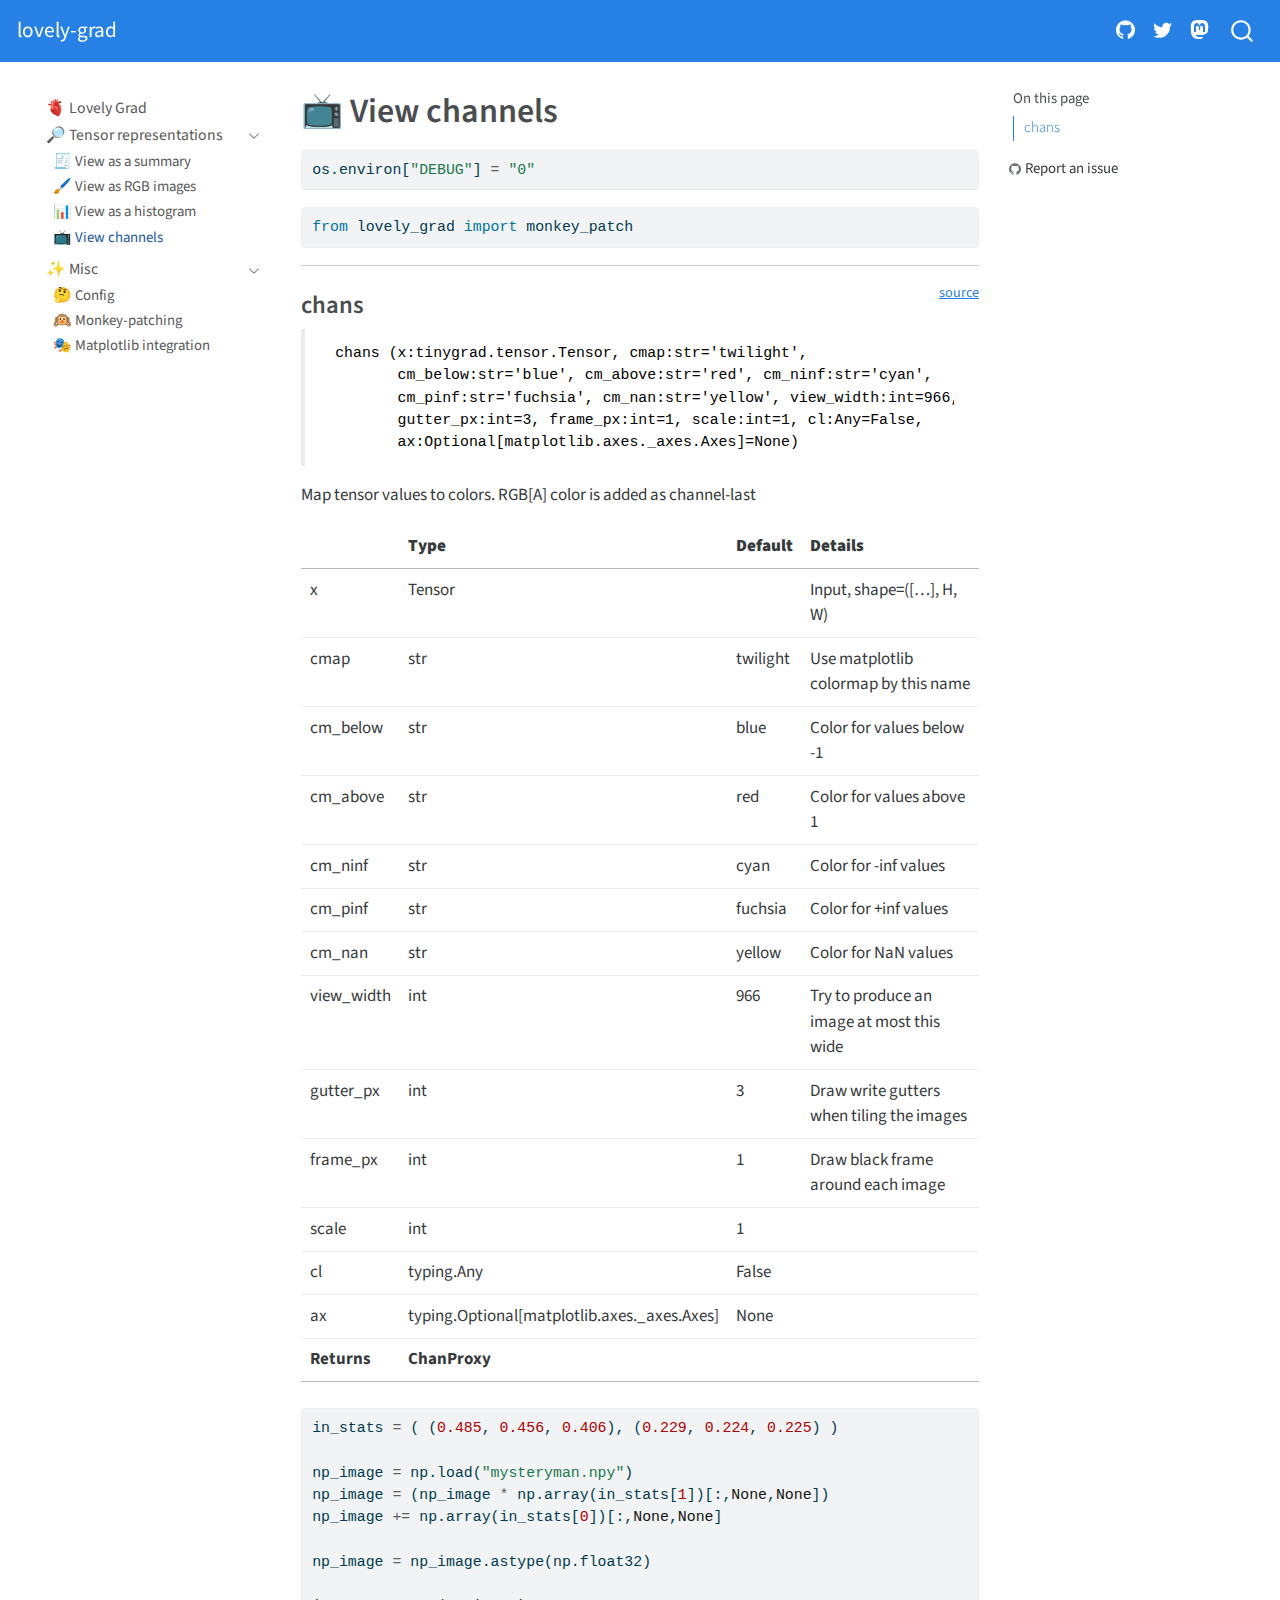
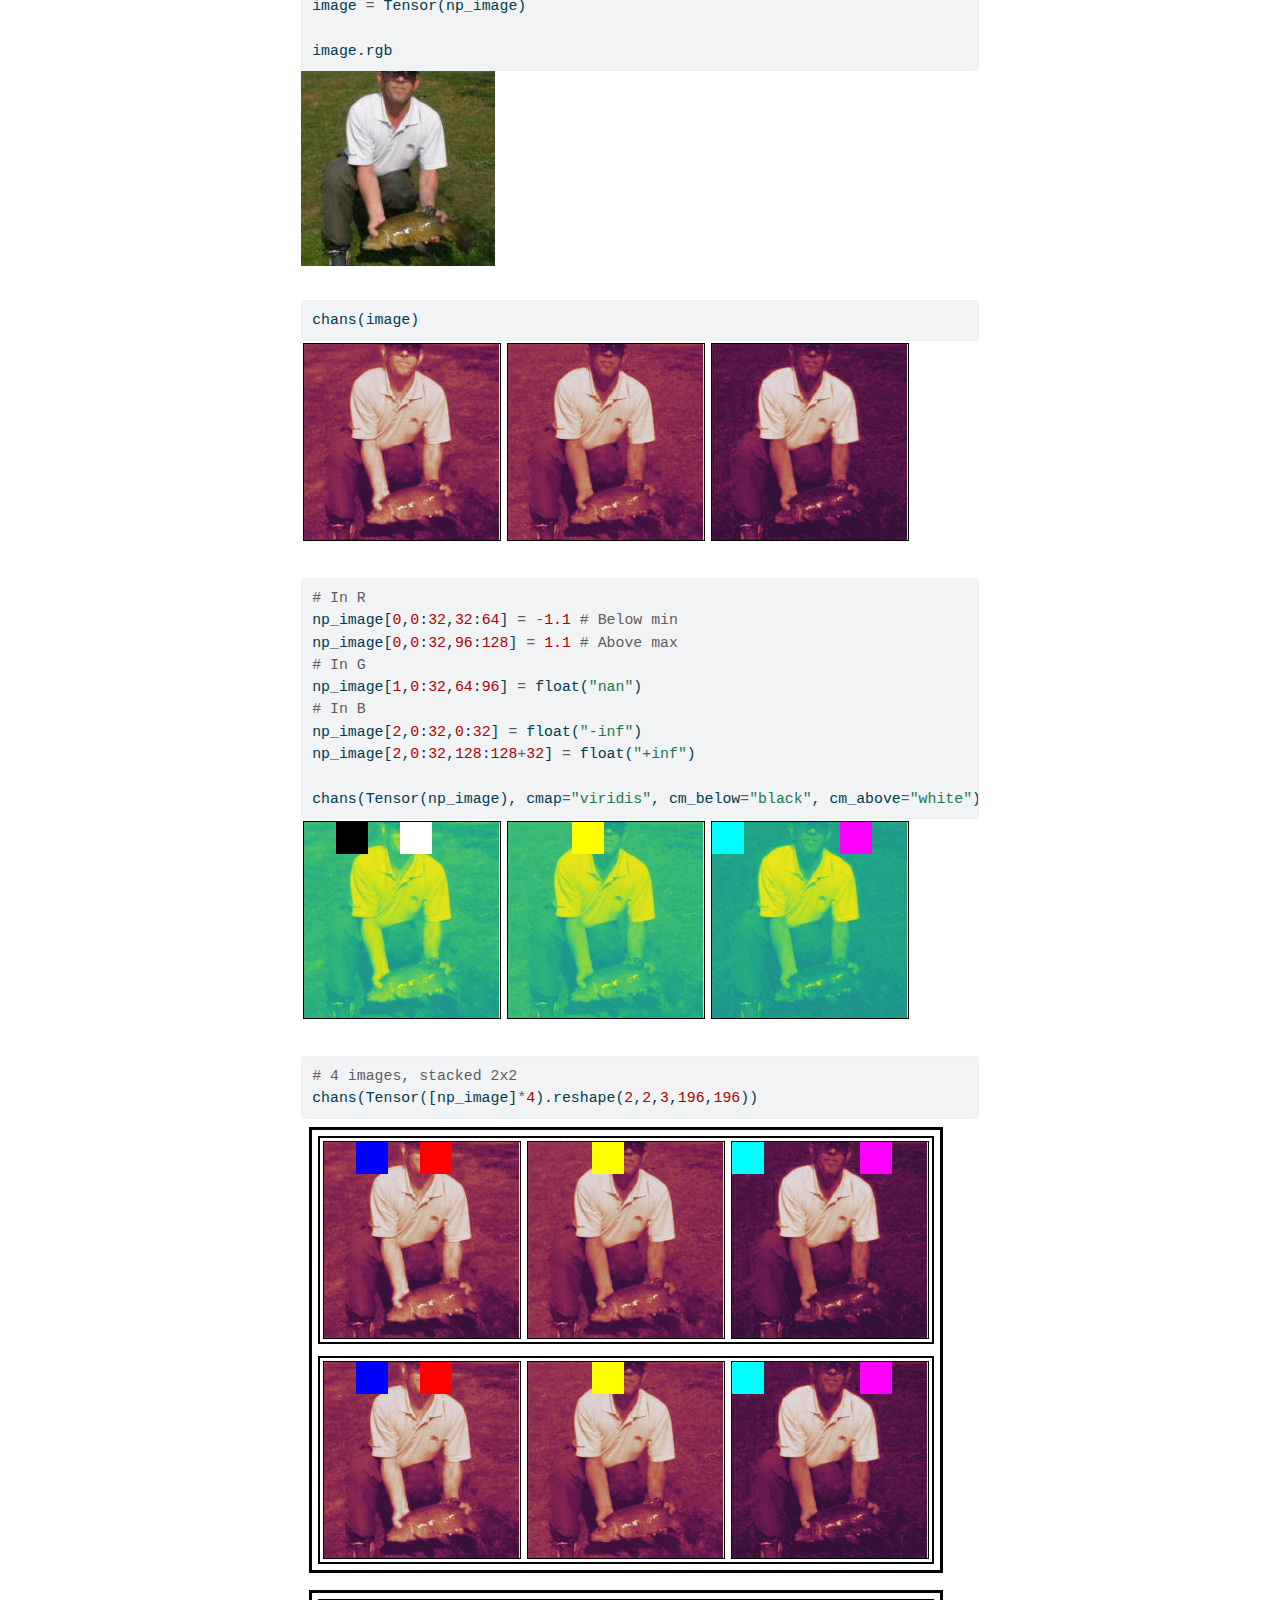
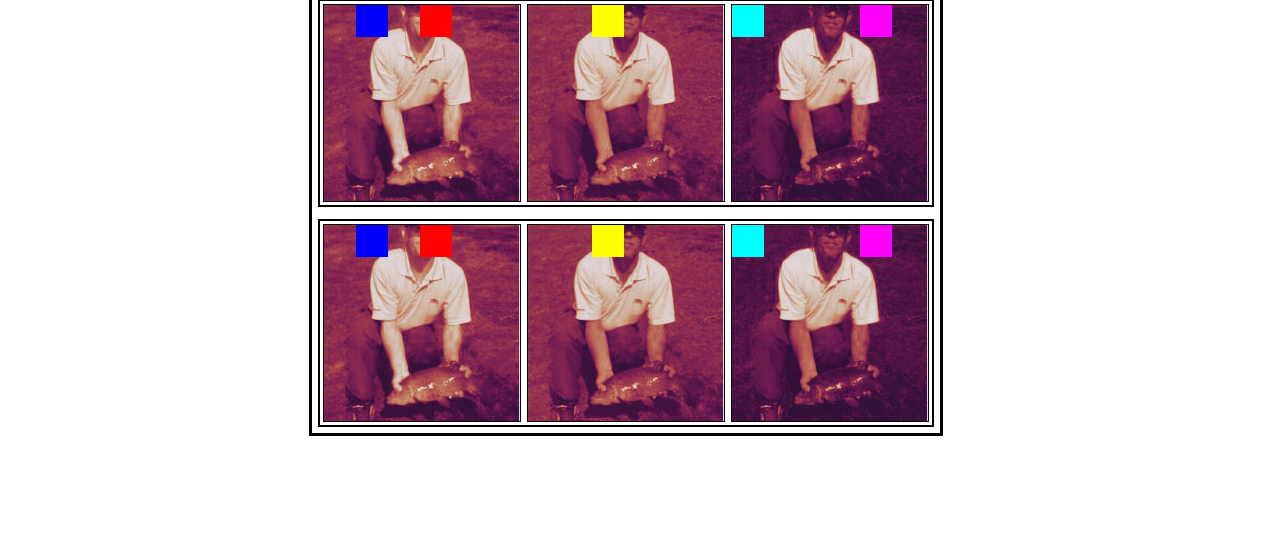
<file: repr_chans.html>
<!DOCTYPE html>
<html xmlns="http://www.w3.org/1999/xhtml" lang="en" xml:lang="en"><head>

<meta charset="utf-8">
<meta name="generator" content="quarto-1.3.450">

<meta name="viewport" content="width=device-width, initial-scale=1.0, user-scalable=yes">


<title>lovely-grad - 📺 View channels</title>
<style>
code{white-space: pre-wrap;}
span.smallcaps{font-variant: small-caps;}
div.columns{display: flex; gap: min(4vw, 1.5em);}
div.column{flex: auto; overflow-x: auto;}
div.hanging-indent{margin-left: 1.5em; text-indent: -1.5em;}
ul.task-list{list-style: none;}
ul.task-list li input[type="checkbox"] {
  width: 0.8em;
  margin: 0 0.8em 0.2em -1em; /* quarto-specific, see https://github.com/quarto-dev/quarto-cli/issues/4556 */ 
  vertical-align: middle;
}
/* CSS for syntax highlighting */
pre > code.sourceCode { white-space: pre; position: relative; }
pre > code.sourceCode > span { display: inline-block; line-height: 1.25; }
pre > code.sourceCode > span:empty { height: 1.2em; }
.sourceCode { overflow: visible; }
code.sourceCode > span { color: inherit; text-decoration: inherit; }
div.sourceCode { margin: 1em 0; }
pre.sourceCode { margin: 0; }
@media screen {
div.sourceCode { overflow: auto; }
}
@media print {
pre > code.sourceCode { white-space: pre-wrap; }
pre > code.sourceCode > span { text-indent: -5em; padding-left: 5em; }
}
pre.numberSource code
  { counter-reset: source-line 0; }
pre.numberSource code > span
  { position: relative; left: -4em; counter-increment: source-line; }
pre.numberSource code > span > a:first-child::before
  { content: counter(source-line);
    position: relative; left: -1em; text-align: right; vertical-align: baseline;
    border: none; display: inline-block;
    -webkit-touch-callout: none; -webkit-user-select: none;
    -khtml-user-select: none; -moz-user-select: none;
    -ms-user-select: none; user-select: none;
    padding: 0 4px; width: 4em;
  }
pre.numberSource { margin-left: 3em;  padding-left: 4px; }
div.sourceCode
  {   }
@media screen {
pre > code.sourceCode > span > a:first-child::before { text-decoration: underline; }
}
</style>


<script src="site_libs/quarto-nav/quarto-nav.js"></script>
<script src="site_libs/quarto-nav/headroom.min.js"></script>
<script src="site_libs/clipboard/clipboard.min.js"></script>
<script src="site_libs/quarto-search/autocomplete.umd.js"></script>
<script src="site_libs/quarto-search/fuse.min.js"></script>
<script src="site_libs/quarto-search/quarto-search.js"></script>
<meta name="quarto:offset" content="./">
<script src="site_libs/quarto-html/quarto.js"></script>
<script src="site_libs/quarto-html/popper.min.js"></script>
<script src="site_libs/quarto-html/tippy.umd.min.js"></script>
<script src="site_libs/quarto-html/anchor.min.js"></script>
<link href="site_libs/quarto-html/tippy.css" rel="stylesheet">
<link href="site_libs/quarto-html/quarto-syntax-highlighting.css" rel="stylesheet" id="quarto-text-highlighting-styles">
<script src="site_libs/bootstrap/bootstrap.min.js"></script>
<link href="site_libs/bootstrap/bootstrap-icons.css" rel="stylesheet">
<link href="site_libs/bootstrap/bootstrap.min.css" rel="stylesheet" id="quarto-bootstrap" data-mode="light">
<script id="quarto-search-options" type="application/json">{
  "location": "navbar",
  "copy-button": false,
  "collapse-after": 3,
  "panel-placement": "end",
  "type": "overlay",
  "limit": 20,
  "language": {
    "search-no-results-text": "No results",
    "search-matching-documents-text": "matching documents",
    "search-copy-link-title": "Copy link to search",
    "search-hide-matches-text": "Hide additional matches",
    "search-more-match-text": "more match in this document",
    "search-more-matches-text": "more matches in this document",
    "search-clear-button-title": "Clear",
    "search-detached-cancel-button-title": "Cancel",
    "search-submit-button-title": "Submit",
    "search-label": "Search"
  }
}</script>


<link rel="stylesheet" href="styles.css">
<meta property="og:title" content="lovely-grad - 📺 View channels">
<meta property="og:description" content="">
<meta property="og:image" content="https://xl0.github.io/lovely-grad/05_repr_chans_files/figure-html/cell-7-output-1.png">
<meta property="og:site-name" content="lovely-grad">
<meta property="og:image:height" content="195">
<meta property="og:image:width" content="196">
<meta name="twitter:title" content="lovely-grad - 📺 View channels">
<meta name="twitter:description" content="">
<meta name="twitter:image" content="https://xl0.github.io/lovely-grad/05_repr_chans_files/figure-html/cell-7-output-1.png">
<meta name="twitter:image-height" content="195">
<meta name="twitter:image-width" content="196">
<meta name="twitter:card" content="summary_large_image">
</head>

<body class="nav-sidebar floating nav-fixed">

<div id="quarto-search-results"></div>
  <header id="quarto-header" class="headroom fixed-top">
    <nav class="navbar navbar-expand-lg navbar-dark ">
      <div class="navbar-container container-fluid">
      <div class="navbar-brand-container">
    <a class="navbar-brand" href="./index.html">
    <span class="navbar-title">lovely-grad</span>
    </a>
  </div>
            <div id="quarto-search" class="" title="Search"></div>
          <button class="navbar-toggler" type="button" data-bs-toggle="collapse" data-bs-target="#navbarCollapse" aria-controls="navbarCollapse" aria-expanded="false" aria-label="Toggle navigation" onclick="if (window.quartoToggleHeadroom) { window.quartoToggleHeadroom(); }">
  <span class="navbar-toggler-icon"></span>
</button>
          <div class="collapse navbar-collapse" id="navbarCollapse">
            <ul class="navbar-nav navbar-nav-scroll ms-auto">
  <li class="nav-item compact">
    <a class="nav-link" href="http://github.com/xl0/lovely-gard" rel="" target=""><i class="bi bi-github" role="img">
</i> 
 <span class="menu-text"></span></a>
  </li>  
  <li class="nav-item compact">
    <a class="nav-link" href="https://twitter.com/xl0xl0xl0" rel="" target=""><i class="bi bi-twitter" role="img">
</i> 
 <span class="menu-text"></span></a>
  </li>  
  <li class="nav-item compact">
    <a class="nav-link" href="https://sigmoid.social/@xl0" rel="" target=""><i class="bi bi-mastodon" role="img">
</i> 
 <span class="menu-text"></span></a>
  </li>  
</ul>
            <div class="quarto-navbar-tools">
</div>
          </div> <!-- /navcollapse -->
      </div> <!-- /container-fluid -->
    </nav>
  <nav class="quarto-secondary-nav">
    <div class="container-fluid d-flex">
      <button type="button" class="quarto-btn-toggle btn" data-bs-toggle="collapse" data-bs-target="#quarto-sidebar,#quarto-sidebar-glass" aria-controls="quarto-sidebar" aria-expanded="false" aria-label="Toggle sidebar navigation" onclick="if (window.quartoToggleHeadroom) { window.quartoToggleHeadroom(); }">
        <i class="bi bi-layout-text-sidebar-reverse"></i>
      </button>
      <nav class="quarto-page-breadcrumbs" aria-label="breadcrumb"><ol class="breadcrumb"><li class="breadcrumb-item"><a href="./repr_str.html">🔎 Tensor representations</a></li><li class="breadcrumb-item"><a href="./repr_chans.html">📺 View channels</a></li></ol></nav>
      <a class="flex-grow-1" role="button" data-bs-toggle="collapse" data-bs-target="#quarto-sidebar,#quarto-sidebar-glass" aria-controls="quarto-sidebar" aria-expanded="false" aria-label="Toggle sidebar navigation" onclick="if (window.quartoToggleHeadroom) { window.quartoToggleHeadroom(); }">      
      </a>
    </div>
  </nav>
</header>
<!-- content -->
<div id="quarto-content" class="quarto-container page-columns page-rows-contents page-layout-article page-navbar">
<!-- sidebar -->
  <nav id="quarto-sidebar" class="sidebar collapse collapse-horizontal sidebar-navigation floating overflow-auto">
    <div class="sidebar-menu-container"> 
    <ul class="list-unstyled mt-1">
        <li class="sidebar-item">
  <div class="sidebar-item-container"> 
  <a href="./index.html" class="sidebar-item-text sidebar-link">
 <span class="menu-text">🫀 Lovely Grad</span></a>
  </div>
</li>
        <li class="sidebar-item sidebar-item-section">
      <div class="sidebar-item-container"> 
            <a class="sidebar-item-text sidebar-link text-start" data-bs-toggle="collapse" data-bs-target="#quarto-sidebar-section-1" aria-expanded="true">
 <span class="menu-text">🔎 Tensor representations</span></a>
          <a class="sidebar-item-toggle text-start" data-bs-toggle="collapse" data-bs-target="#quarto-sidebar-section-1" aria-expanded="true" aria-label="Toggle section">
            <i class="bi bi-chevron-right ms-2"></i>
          </a> 
      </div>
      <ul id="quarto-sidebar-section-1" class="collapse list-unstyled sidebar-section depth1 show">  
          <li class="sidebar-item">
  <div class="sidebar-item-container"> 
  <a href="./repr_str.html" class="sidebar-item-text sidebar-link">
 <span class="menu-text">🧾 View as a summary</span></a>
  </div>
</li>
          <li class="sidebar-item">
  <div class="sidebar-item-container"> 
  <a href="./repr_rgb.html" class="sidebar-item-text sidebar-link">
 <span class="menu-text">🖌️ View as RGB images</span></a>
  </div>
</li>
          <li class="sidebar-item">
  <div class="sidebar-item-container"> 
  <a href="./repr_plt.html" class="sidebar-item-text sidebar-link">
 <span class="menu-text">📊 View as a histogram</span></a>
  </div>
</li>
          <li class="sidebar-item">
  <div class="sidebar-item-container"> 
  <a href="./repr_chans.html" class="sidebar-item-text sidebar-link active">
 <span class="menu-text">📺 View channels</span></a>
  </div>
</li>
      </ul>
  </li>
        <li class="sidebar-item sidebar-item-section">
      <div class="sidebar-item-container"> 
            <a class="sidebar-item-text sidebar-link text-start" data-bs-toggle="collapse" data-bs-target="#quarto-sidebar-section-2" aria-expanded="true">
 <span class="menu-text">✨ Misc</span></a>
          <a class="sidebar-item-toggle text-start" data-bs-toggle="collapse" data-bs-target="#quarto-sidebar-section-2" aria-expanded="true" aria-label="Toggle section">
            <i class="bi bi-chevron-right ms-2"></i>
          </a> 
      </div>
      <ul id="quarto-sidebar-section-2" class="collapse list-unstyled sidebar-section depth1 show">  
          <li class="sidebar-item">
  <div class="sidebar-item-container"> 
  <a href="./utils.config.html" class="sidebar-item-text sidebar-link">
 <span class="menu-text">🤔 Config</span></a>
  </div>
</li>
          <li class="sidebar-item">
  <div class="sidebar-item-container"> 
  <a href="./patch.html" class="sidebar-item-text sidebar-link">
 <span class="menu-text">🙉 Monkey-patching</span></a>
  </div>
</li>
          <li class="sidebar-item">
  <div class="sidebar-item-container"> 
  <a href="./matplotlib.html" class="sidebar-item-text sidebar-link">
 <span class="menu-text">🎭 Matplotlib integration</span></a>
  </div>
</li>
      </ul>
  </li>
    </ul>
    </div>
</nav>
<div id="quarto-sidebar-glass" data-bs-toggle="collapse" data-bs-target="#quarto-sidebar,#quarto-sidebar-glass"></div>
<!-- margin-sidebar -->
    <div id="quarto-margin-sidebar" class="sidebar margin-sidebar">
        <nav id="TOC" role="doc-toc" class="toc-active">
    <h2 id="toc-title">On this page</h2>
   
  <ul>
  <li><a href="#chans" id="toc-chans" class="nav-link active" data-scroll-target="#chans">chans</a></li>
  </ul>
<div class="toc-actions"><div><i class="bi bi-github"></i></div><div class="action-links"><p><a href="https://github.com/xl0/lovely-grad/issues/new" class="toc-action">Report an issue</a></p></div></div></nav>
    </div>
<!-- main -->
<main class="content" id="quarto-document-content">

<header id="title-block-header" class="quarto-title-block default">
<div class="quarto-title">
<h1 class="title">📺 View channels</h1>
</div>



<div class="quarto-title-meta">

    
  
    
  </div>
  

</header>

<!-- WARNING: THIS FILE WAS AUTOGENERATED! DO NOT EDIT! -->
<div class="cell">
<div class="sourceCode cell-code" id="cb1"><pre class="sourceCode python code-with-copy"><code class="sourceCode python"><span id="cb1-1"><a href="#cb1-1" aria-hidden="true" tabindex="-1"></a>os.environ[<span class="st">"DEBUG"</span>] <span class="op">=</span> <span class="st">"0"</span></span></code><button title="Copy to Clipboard" class="code-copy-button"><i class="bi"></i></button></pre></div>
</div>
<div class="cell">
<div class="sourceCode cell-code" id="cb2"><pre class="sourceCode python code-with-copy"><code class="sourceCode python"><span id="cb2-1"><a href="#cb2-1" aria-hidden="true" tabindex="-1"></a><span class="im">from</span> lovely_grad <span class="im">import</span> monkey_patch</span></code><button title="Copy to Clipboard" class="code-copy-button"><i class="bi"></i></button></pre></div>
</div>
<hr>
<p><a href="https://github.com/xl0/lovely-grad/blob/master/lovely_grad/repr_chans.py#L69" target="_blank" style="float:right; font-size:smaller">source</a></p>
<section id="chans" class="level3">
<h3 class="anchored" data-anchor-id="chans">chans</h3>
<blockquote class="blockquote">
<pre><code> chans (x:tinygrad.tensor.Tensor, cmap:str='twilight',
        cm_below:str='blue', cm_above:str='red', cm_ninf:str='cyan',
        cm_pinf:str='fuchsia', cm_nan:str='yellow', view_width:int=966,
        gutter_px:int=3, frame_px:int=1, scale:int=1, cl:Any=False,
        ax:Optional[matplotlib.axes._axes.Axes]=None)</code></pre>
</blockquote>
<p>Map tensor values to colors. RGB[A] color is added as channel-last</p>
<table class="table">
<thead>
<tr class="header">
<th></th>
<th><strong>Type</strong></th>
<th><strong>Default</strong></th>
<th><strong>Details</strong></th>
</tr>
</thead>
<tbody>
<tr class="odd">
<td>x</td>
<td>Tensor</td>
<td></td>
<td>Input, shape=([…], H, W)</td>
</tr>
<tr class="even">
<td>cmap</td>
<td>str</td>
<td>twilight</td>
<td>Use matplotlib colormap by this name</td>
</tr>
<tr class="odd">
<td>cm_below</td>
<td>str</td>
<td>blue</td>
<td>Color for values below -1</td>
</tr>
<tr class="even">
<td>cm_above</td>
<td>str</td>
<td>red</td>
<td>Color for values above 1</td>
</tr>
<tr class="odd">
<td>cm_ninf</td>
<td>str</td>
<td>cyan</td>
<td>Color for -inf values</td>
</tr>
<tr class="even">
<td>cm_pinf</td>
<td>str</td>
<td>fuchsia</td>
<td>Color for +inf values</td>
</tr>
<tr class="odd">
<td>cm_nan</td>
<td>str</td>
<td>yellow</td>
<td>Color for NaN values</td>
</tr>
<tr class="even">
<td>view_width</td>
<td>int</td>
<td>966</td>
<td>Try to produce an image at most this wide</td>
</tr>
<tr class="odd">
<td>gutter_px</td>
<td>int</td>
<td>3</td>
<td>Draw write gutters when tiling the images</td>
</tr>
<tr class="even">
<td>frame_px</td>
<td>int</td>
<td>1</td>
<td>Draw black frame around each image</td>
</tr>
<tr class="odd">
<td>scale</td>
<td>int</td>
<td>1</td>
<td></td>
</tr>
<tr class="even">
<td>cl</td>
<td>typing.Any</td>
<td>False</td>
<td></td>
</tr>
<tr class="odd">
<td>ax</td>
<td>typing.Optional[matplotlib.axes._axes.Axes]</td>
<td>None</td>
<td></td>
</tr>
<tr class="even">
<td><strong>Returns</strong></td>
<td><strong>ChanProxy</strong></td>
<td></td>
<td></td>
</tr>
</tbody>
</table>
<div class="cell">
<div class="sourceCode cell-code" id="cb4"><pre class="sourceCode python code-with-copy"><code class="sourceCode python"><span id="cb4-1"><a href="#cb4-1" aria-hidden="true" tabindex="-1"></a>in_stats <span class="op">=</span> ( (<span class="fl">0.485</span>, <span class="fl">0.456</span>, <span class="fl">0.406</span>), (<span class="fl">0.229</span>, <span class="fl">0.224</span>, <span class="fl">0.225</span>) )</span>
<span id="cb4-2"><a href="#cb4-2" aria-hidden="true" tabindex="-1"></a></span>
<span id="cb4-3"><a href="#cb4-3" aria-hidden="true" tabindex="-1"></a>np_image <span class="op">=</span> np.load(<span class="st">"mysteryman.npy"</span>)</span>
<span id="cb4-4"><a href="#cb4-4" aria-hidden="true" tabindex="-1"></a>np_image <span class="op">=</span> (np_image <span class="op">*</span> np.array(in_stats[<span class="dv">1</span>])[:,<span class="va">None</span>,<span class="va">None</span>])</span>
<span id="cb4-5"><a href="#cb4-5" aria-hidden="true" tabindex="-1"></a>np_image <span class="op">+=</span> np.array(in_stats[<span class="dv">0</span>])[:,<span class="va">None</span>,<span class="va">None</span>]</span>
<span id="cb4-6"><a href="#cb4-6" aria-hidden="true" tabindex="-1"></a></span>
<span id="cb4-7"><a href="#cb4-7" aria-hidden="true" tabindex="-1"></a>np_image <span class="op">=</span> np_image.astype(np.float32)</span>
<span id="cb4-8"><a href="#cb4-8" aria-hidden="true" tabindex="-1"></a></span>
<span id="cb4-9"><a href="#cb4-9" aria-hidden="true" tabindex="-1"></a>image <span class="op">=</span> Tensor(np_image)</span>
<span id="cb4-10"><a href="#cb4-10" aria-hidden="true" tabindex="-1"></a></span>
<span id="cb4-11"><a href="#cb4-11" aria-hidden="true" tabindex="-1"></a>image.rgb</span></code><button title="Copy to Clipboard" class="code-copy-button"><i class="bi"></i></button></pre></div>
<div class="cell-output cell-output-display">
<p><img src="05_repr_chans_files/figure-html/cell-7-output-1.png" class="img-fluid"></p>
</div>
</div>
<div class="cell">
<div class="sourceCode cell-code" id="cb5"><pre class="sourceCode python code-with-copy"><code class="sourceCode python"><span id="cb5-1"><a href="#cb5-1" aria-hidden="true" tabindex="-1"></a>chans(image)</span></code><button title="Copy to Clipboard" class="code-copy-button"><i class="bi"></i></button></pre></div>
<div class="cell-output cell-output-display">
<p><img src="05_repr_chans_files/figure-html/cell-8-output-1.png" class="img-fluid"></p>
</div>
</div>
<div class="cell">
<div class="sourceCode cell-code" id="cb6"><pre class="sourceCode python code-with-copy"><code class="sourceCode python"><span id="cb6-1"><a href="#cb6-1" aria-hidden="true" tabindex="-1"></a><span class="co"># In R</span></span>
<span id="cb6-2"><a href="#cb6-2" aria-hidden="true" tabindex="-1"></a>np_image[<span class="dv">0</span>,<span class="dv">0</span>:<span class="dv">32</span>,<span class="dv">32</span>:<span class="dv">64</span>] <span class="op">=</span> <span class="op">-</span><span class="fl">1.1</span> <span class="co"># Below min</span></span>
<span id="cb6-3"><a href="#cb6-3" aria-hidden="true" tabindex="-1"></a>np_image[<span class="dv">0</span>,<span class="dv">0</span>:<span class="dv">32</span>,<span class="dv">96</span>:<span class="dv">128</span>] <span class="op">=</span> <span class="fl">1.1</span> <span class="co"># Above max</span></span>
<span id="cb6-4"><a href="#cb6-4" aria-hidden="true" tabindex="-1"></a><span class="co"># In G</span></span>
<span id="cb6-5"><a href="#cb6-5" aria-hidden="true" tabindex="-1"></a>np_image[<span class="dv">1</span>,<span class="dv">0</span>:<span class="dv">32</span>,<span class="dv">64</span>:<span class="dv">96</span>] <span class="op">=</span> <span class="bu">float</span>(<span class="st">"nan"</span>)</span>
<span id="cb6-6"><a href="#cb6-6" aria-hidden="true" tabindex="-1"></a><span class="co"># In B</span></span>
<span id="cb6-7"><a href="#cb6-7" aria-hidden="true" tabindex="-1"></a>np_image[<span class="dv">2</span>,<span class="dv">0</span>:<span class="dv">32</span>,<span class="dv">0</span>:<span class="dv">32</span>] <span class="op">=</span> <span class="bu">float</span>(<span class="st">"-inf"</span>)</span>
<span id="cb6-8"><a href="#cb6-8" aria-hidden="true" tabindex="-1"></a>np_image[<span class="dv">2</span>,<span class="dv">0</span>:<span class="dv">32</span>,<span class="dv">128</span>:<span class="dv">128</span><span class="op">+</span><span class="dv">32</span>] <span class="op">=</span> <span class="bu">float</span>(<span class="st">"+inf"</span>)</span>
<span id="cb6-9"><a href="#cb6-9" aria-hidden="true" tabindex="-1"></a></span>
<span id="cb6-10"><a href="#cb6-10" aria-hidden="true" tabindex="-1"></a>chans(Tensor(np_image), cmap<span class="op">=</span><span class="st">"viridis"</span>, cm_below<span class="op">=</span><span class="st">"black"</span>, cm_above<span class="op">=</span><span class="st">"white"</span>)</span></code><button title="Copy to Clipboard" class="code-copy-button"><i class="bi"></i></button></pre></div>
<div class="cell-output cell-output-display">
<p><img src="05_repr_chans_files/figure-html/cell-9-output-1.png" class="img-fluid"></p>
</div>
</div>
<div class="cell">
<div class="sourceCode cell-code" id="cb7"><pre class="sourceCode python code-with-copy"><code class="sourceCode python"><span id="cb7-1"><a href="#cb7-1" aria-hidden="true" tabindex="-1"></a><span class="co"># 4 images, stacked 2x2</span></span>
<span id="cb7-2"><a href="#cb7-2" aria-hidden="true" tabindex="-1"></a>chans(Tensor([np_image]<span class="op">*</span><span class="dv">4</span>).reshape(<span class="dv">2</span>,<span class="dv">2</span>,<span class="dv">3</span>,<span class="dv">196</span>,<span class="dv">196</span>))</span></code><button title="Copy to Clipboard" class="code-copy-button"><i class="bi"></i></button></pre></div>
<div class="cell-output cell-output-display">
<p><img src="05_repr_chans_files/figure-html/cell-10-output-1.png" class="img-fluid"></p>
</div>
</div>


</section>

</main> <!-- /main -->
<script id="quarto-html-after-body" type="application/javascript">
window.document.addEventListener("DOMContentLoaded", function (event) {
  const toggleBodyColorMode = (bsSheetEl) => {
    const mode = bsSheetEl.getAttribute("data-mode");
    const bodyEl = window.document.querySelector("body");
    if (mode === "dark") {
      bodyEl.classList.add("quarto-dark");
      bodyEl.classList.remove("quarto-light");
    } else {
      bodyEl.classList.add("quarto-light");
      bodyEl.classList.remove("quarto-dark");
    }
  }
  const toggleBodyColorPrimary = () => {
    const bsSheetEl = window.document.querySelector("link#quarto-bootstrap");
    if (bsSheetEl) {
      toggleBodyColorMode(bsSheetEl);
    }
  }
  toggleBodyColorPrimary();  
  const icon = "";
  const anchorJS = new window.AnchorJS();
  anchorJS.options = {
    placement: 'right',
    icon: icon
  };
  anchorJS.add('.anchored');
  const isCodeAnnotation = (el) => {
    for (const clz of el.classList) {
      if (clz.startsWith('code-annotation-')) {                     
        return true;
      }
    }
    return false;
  }
  const clipboard = new window.ClipboardJS('.code-copy-button', {
    text: function(trigger) {
      const codeEl = trigger.previousElementSibling.cloneNode(true);
      for (const childEl of codeEl.children) {
        if (isCodeAnnotation(childEl)) {
          childEl.remove();
        }
      }
      return codeEl.innerText;
    }
  });
  clipboard.on('success', function(e) {
    // button target
    const button = e.trigger;
    // don't keep focus
    button.blur();
    // flash "checked"
    button.classList.add('code-copy-button-checked');
    var currentTitle = button.getAttribute("title");
    button.setAttribute("title", "Copied!");
    let tooltip;
    if (window.bootstrap) {
      button.setAttribute("data-bs-toggle", "tooltip");
      button.setAttribute("data-bs-placement", "left");
      button.setAttribute("data-bs-title", "Copied!");
      tooltip = new bootstrap.Tooltip(button, 
        { trigger: "manual", 
          customClass: "code-copy-button-tooltip",
          offset: [0, -8]});
      tooltip.show();    
    }
    setTimeout(function() {
      if (tooltip) {
        tooltip.hide();
        button.removeAttribute("data-bs-title");
        button.removeAttribute("data-bs-toggle");
        button.removeAttribute("data-bs-placement");
      }
      button.setAttribute("title", currentTitle);
      button.classList.remove('code-copy-button-checked');
    }, 1000);
    // clear code selection
    e.clearSelection();
  });
  function tippyHover(el, contentFn) {
    const config = {
      allowHTML: true,
      content: contentFn,
      maxWidth: 500,
      delay: 100,
      arrow: false,
      appendTo: function(el) {
          return el.parentElement;
      },
      interactive: true,
      interactiveBorder: 10,
      theme: 'quarto',
      placement: 'bottom-start'
    };
    window.tippy(el, config); 
  }
  const noterefs = window.document.querySelectorAll('a[role="doc-noteref"]');
  for (var i=0; i<noterefs.length; i++) {
    const ref = noterefs[i];
    tippyHover(ref, function() {
      // use id or data attribute instead here
      let href = ref.getAttribute('data-footnote-href') || ref.getAttribute('href');
      try { href = new URL(href).hash; } catch {}
      const id = href.replace(/^#\/?/, "");
      const note = window.document.getElementById(id);
      return note.innerHTML;
    });
  }
      let selectedAnnoteEl;
      const selectorForAnnotation = ( cell, annotation) => {
        let cellAttr = 'data-code-cell="' + cell + '"';
        let lineAttr = 'data-code-annotation="' +  annotation + '"';
        const selector = 'span[' + cellAttr + '][' + lineAttr + ']';
        return selector;
      }
      const selectCodeLines = (annoteEl) => {
        const doc = window.document;
        const targetCell = annoteEl.getAttribute("data-target-cell");
        const targetAnnotation = annoteEl.getAttribute("data-target-annotation");
        const annoteSpan = window.document.querySelector(selectorForAnnotation(targetCell, targetAnnotation));
        const lines = annoteSpan.getAttribute("data-code-lines").split(",");
        const lineIds = lines.map((line) => {
          return targetCell + "-" + line;
        })
        let top = null;
        let height = null;
        let parent = null;
        if (lineIds.length > 0) {
            //compute the position of the single el (top and bottom and make a div)
            const el = window.document.getElementById(lineIds[0]);
            top = el.offsetTop;
            height = el.offsetHeight;
            parent = el.parentElement.parentElement;
          if (lineIds.length > 1) {
            const lastEl = window.document.getElementById(lineIds[lineIds.length - 1]);
            const bottom = lastEl.offsetTop + lastEl.offsetHeight;
            height = bottom - top;
          }
          if (top !== null && height !== null && parent !== null) {
            // cook up a div (if necessary) and position it 
            let div = window.document.getElementById("code-annotation-line-highlight");
            if (div === null) {
              div = window.document.createElement("div");
              div.setAttribute("id", "code-annotation-line-highlight");
              div.style.position = 'absolute';
              parent.appendChild(div);
            }
            div.style.top = top - 2 + "px";
            div.style.height = height + 4 + "px";
            let gutterDiv = window.document.getElementById("code-annotation-line-highlight-gutter");
            if (gutterDiv === null) {
              gutterDiv = window.document.createElement("div");
              gutterDiv.setAttribute("id", "code-annotation-line-highlight-gutter");
              gutterDiv.style.position = 'absolute';
              const codeCell = window.document.getElementById(targetCell);
              const gutter = codeCell.querySelector('.code-annotation-gutter');
              gutter.appendChild(gutterDiv);
            }
            gutterDiv.style.top = top - 2 + "px";
            gutterDiv.style.height = height + 4 + "px";
          }
          selectedAnnoteEl = annoteEl;
        }
      };
      const unselectCodeLines = () => {
        const elementsIds = ["code-annotation-line-highlight", "code-annotation-line-highlight-gutter"];
        elementsIds.forEach((elId) => {
          const div = window.document.getElementById(elId);
          if (div) {
            div.remove();
          }
        });
        selectedAnnoteEl = undefined;
      };
      // Attach click handler to the DT
      const annoteDls = window.document.querySelectorAll('dt[data-target-cell]');
      for (const annoteDlNode of annoteDls) {
        annoteDlNode.addEventListener('click', (event) => {
          const clickedEl = event.target;
          if (clickedEl !== selectedAnnoteEl) {
            unselectCodeLines();
            const activeEl = window.document.querySelector('dt[data-target-cell].code-annotation-active');
            if (activeEl) {
              activeEl.classList.remove('code-annotation-active');
            }
            selectCodeLines(clickedEl);
            clickedEl.classList.add('code-annotation-active');
          } else {
            // Unselect the line
            unselectCodeLines();
            clickedEl.classList.remove('code-annotation-active');
          }
        });
      }
  const findCites = (el) => {
    const parentEl = el.parentElement;
    if (parentEl) {
      const cites = parentEl.dataset.cites;
      if (cites) {
        return {
          el,
          cites: cites.split(' ')
        };
      } else {
        return findCites(el.parentElement)
      }
    } else {
      return undefined;
    }
  };
  var bibliorefs = window.document.querySelectorAll('a[role="doc-biblioref"]');
  for (var i=0; i<bibliorefs.length; i++) {
    const ref = bibliorefs[i];
    const citeInfo = findCites(ref);
    if (citeInfo) {
      tippyHover(citeInfo.el, function() {
        var popup = window.document.createElement('div');
        citeInfo.cites.forEach(function(cite) {
          var citeDiv = window.document.createElement('div');
          citeDiv.classList.add('hanging-indent');
          citeDiv.classList.add('csl-entry');
          var biblioDiv = window.document.getElementById('ref-' + cite);
          if (biblioDiv) {
            citeDiv.innerHTML = biblioDiv.innerHTML;
          }
          popup.appendChild(citeDiv);
        });
        return popup.innerHTML;
      });
    }
  }
});
</script>
</div> <!-- /content -->



</body></html>
</file>
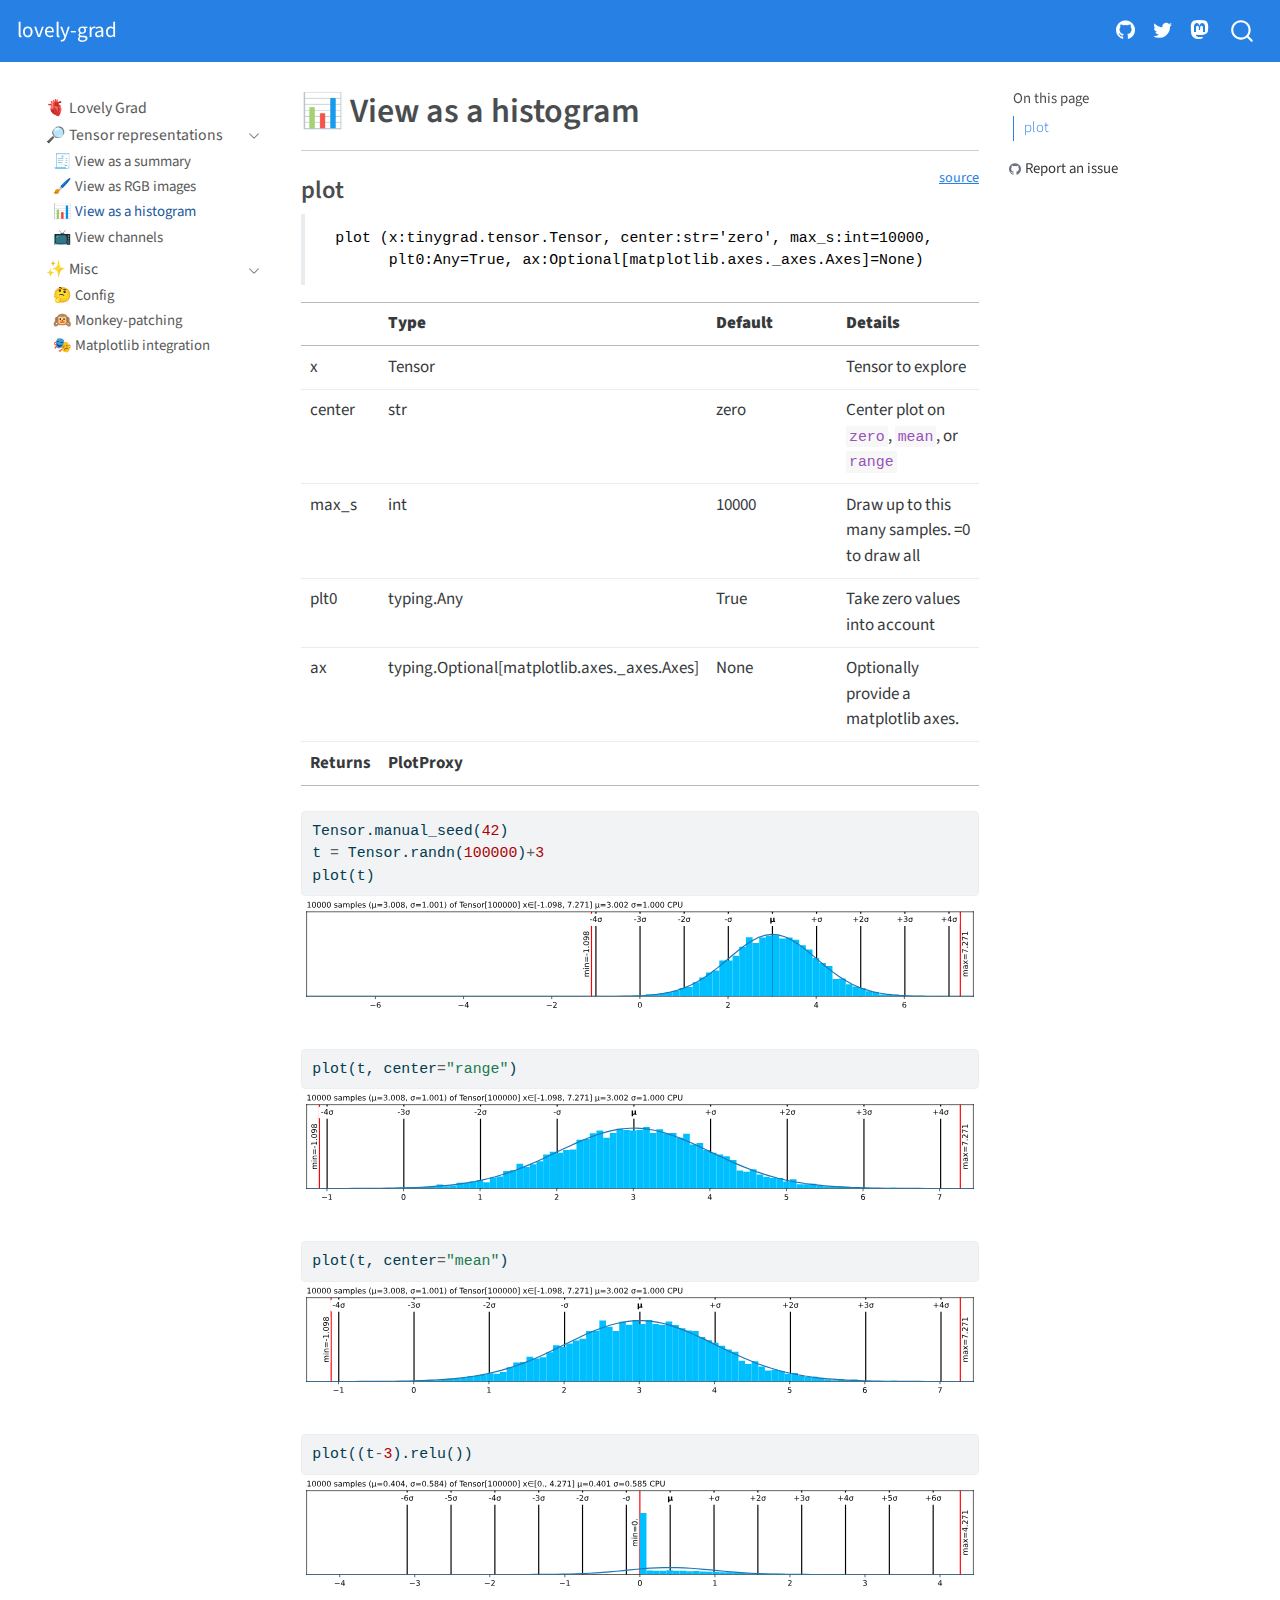
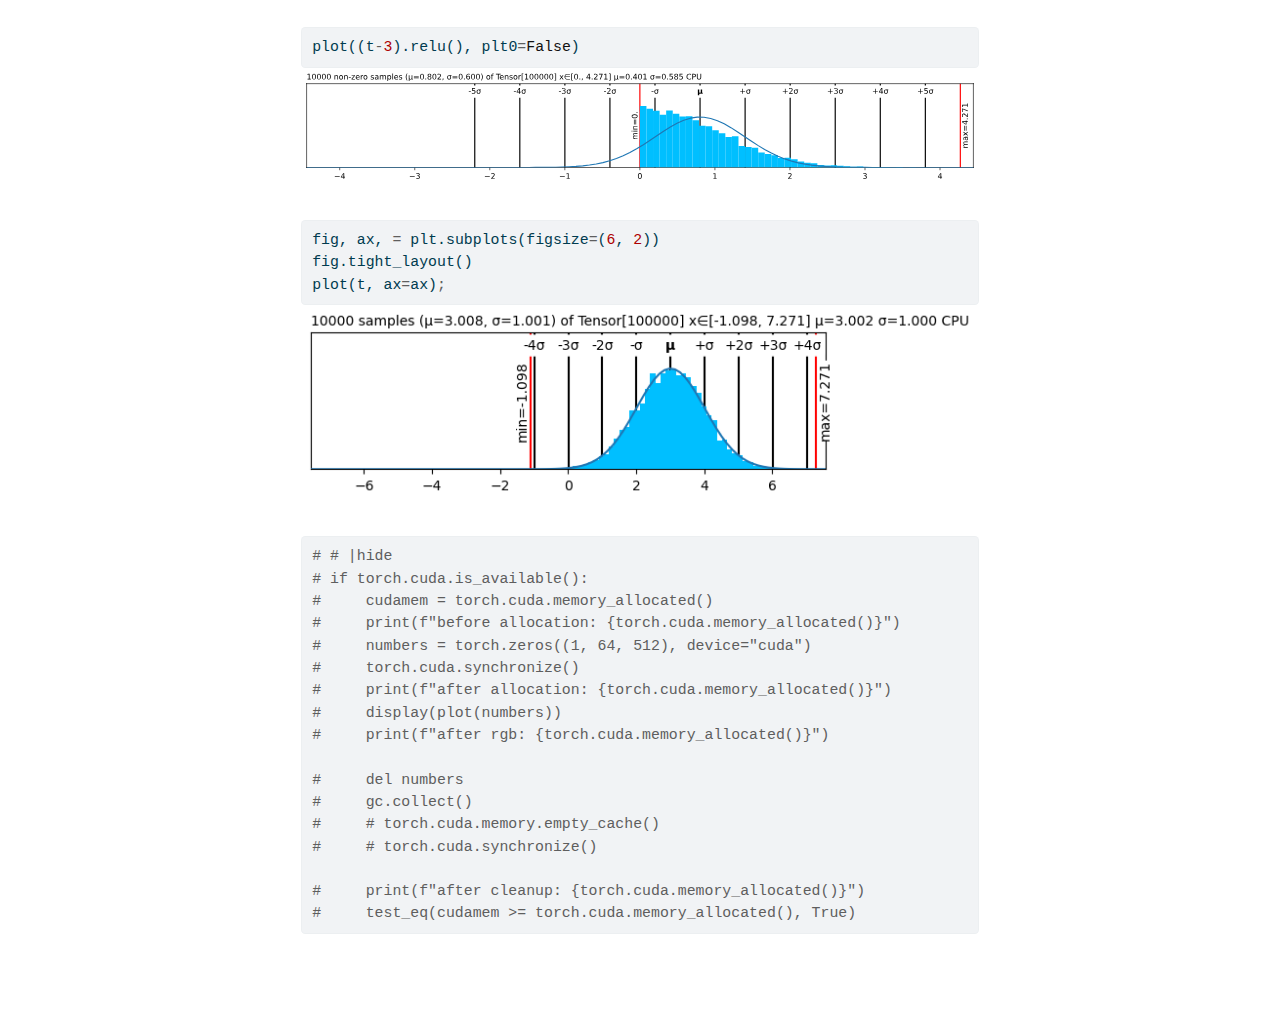
<file: repr_plt.html>
<!DOCTYPE html>
<html xmlns="http://www.w3.org/1999/xhtml" lang="en" xml:lang="en"><head>

<meta charset="utf-8">
<meta name="generator" content="quarto-1.3.450">

<meta name="viewport" content="width=device-width, initial-scale=1.0, user-scalable=yes">


<title>lovely-grad - 📊 View as a histogram</title>
<style>
code{white-space: pre-wrap;}
span.smallcaps{font-variant: small-caps;}
div.columns{display: flex; gap: min(4vw, 1.5em);}
div.column{flex: auto; overflow-x: auto;}
div.hanging-indent{margin-left: 1.5em; text-indent: -1.5em;}
ul.task-list{list-style: none;}
ul.task-list li input[type="checkbox"] {
  width: 0.8em;
  margin: 0 0.8em 0.2em -1em; /* quarto-specific, see https://github.com/quarto-dev/quarto-cli/issues/4556 */ 
  vertical-align: middle;
}
/* CSS for syntax highlighting */
pre > code.sourceCode { white-space: pre; position: relative; }
pre > code.sourceCode > span { display: inline-block; line-height: 1.25; }
pre > code.sourceCode > span:empty { height: 1.2em; }
.sourceCode { overflow: visible; }
code.sourceCode > span { color: inherit; text-decoration: inherit; }
div.sourceCode { margin: 1em 0; }
pre.sourceCode { margin: 0; }
@media screen {
div.sourceCode { overflow: auto; }
}
@media print {
pre > code.sourceCode { white-space: pre-wrap; }
pre > code.sourceCode > span { text-indent: -5em; padding-left: 5em; }
}
pre.numberSource code
  { counter-reset: source-line 0; }
pre.numberSource code > span
  { position: relative; left: -4em; counter-increment: source-line; }
pre.numberSource code > span > a:first-child::before
  { content: counter(source-line);
    position: relative; left: -1em; text-align: right; vertical-align: baseline;
    border: none; display: inline-block;
    -webkit-touch-callout: none; -webkit-user-select: none;
    -khtml-user-select: none; -moz-user-select: none;
    -ms-user-select: none; user-select: none;
    padding: 0 4px; width: 4em;
  }
pre.numberSource { margin-left: 3em;  padding-left: 4px; }
div.sourceCode
  {   }
@media screen {
pre > code.sourceCode > span > a:first-child::before { text-decoration: underline; }
}
</style>


<script src="site_libs/quarto-nav/quarto-nav.js"></script>
<script src="site_libs/quarto-nav/headroom.min.js"></script>
<script src="site_libs/clipboard/clipboard.min.js"></script>
<script src="site_libs/quarto-search/autocomplete.umd.js"></script>
<script src="site_libs/quarto-search/fuse.min.js"></script>
<script src="site_libs/quarto-search/quarto-search.js"></script>
<meta name="quarto:offset" content="./">
<script src="site_libs/quarto-html/quarto.js"></script>
<script src="site_libs/quarto-html/popper.min.js"></script>
<script src="site_libs/quarto-html/tippy.umd.min.js"></script>
<script src="site_libs/quarto-html/anchor.min.js"></script>
<link href="site_libs/quarto-html/tippy.css" rel="stylesheet">
<link href="site_libs/quarto-html/quarto-syntax-highlighting.css" rel="stylesheet" id="quarto-text-highlighting-styles">
<script src="site_libs/bootstrap/bootstrap.min.js"></script>
<link href="site_libs/bootstrap/bootstrap-icons.css" rel="stylesheet">
<link href="site_libs/bootstrap/bootstrap.min.css" rel="stylesheet" id="quarto-bootstrap" data-mode="light">
<script id="quarto-search-options" type="application/json">{
  "location": "navbar",
  "copy-button": false,
  "collapse-after": 3,
  "panel-placement": "end",
  "type": "overlay",
  "limit": 20,
  "language": {
    "search-no-results-text": "No results",
    "search-matching-documents-text": "matching documents",
    "search-copy-link-title": "Copy link to search",
    "search-hide-matches-text": "Hide additional matches",
    "search-more-match-text": "more match in this document",
    "search-more-matches-text": "more matches in this document",
    "search-clear-button-title": "Clear",
    "search-detached-cancel-button-title": "Cancel",
    "search-submit-button-title": "Submit",
    "search-label": "Search"
  }
}</script>


<link rel="stylesheet" href="styles.css">
<meta property="og:title" content="lovely-grad - 📊 View as a histogram">
<meta property="og:description" content="">
<meta property="og:image" content="https://xl0.github.io/lovely-grad/02_repr_plt_files/figure-html/cell-3-output-1.svg">
<meta property="og:site-name" content="lovely-grad">
<meta name="twitter:title" content="lovely-grad - 📊 View as a histogram">
<meta name="twitter:description" content="">
<meta name="twitter:image" content="https://xl0.github.io/lovely-grad/02_repr_plt_files/figure-html/cell-3-output-1.svg">
<meta name="twitter:card" content="summary_large_image">
</head>

<body class="nav-sidebar floating nav-fixed">

<div id="quarto-search-results"></div>
  <header id="quarto-header" class="headroom fixed-top">
    <nav class="navbar navbar-expand-lg navbar-dark ">
      <div class="navbar-container container-fluid">
      <div class="navbar-brand-container">
    <a class="navbar-brand" href="./index.html">
    <span class="navbar-title">lovely-grad</span>
    </a>
  </div>
            <div id="quarto-search" class="" title="Search"></div>
          <button class="navbar-toggler" type="button" data-bs-toggle="collapse" data-bs-target="#navbarCollapse" aria-controls="navbarCollapse" aria-expanded="false" aria-label="Toggle navigation" onclick="if (window.quartoToggleHeadroom) { window.quartoToggleHeadroom(); }">
  <span class="navbar-toggler-icon"></span>
</button>
          <div class="collapse navbar-collapse" id="navbarCollapse">
            <ul class="navbar-nav navbar-nav-scroll ms-auto">
  <li class="nav-item compact">
    <a class="nav-link" href="http://github.com/xl0/lovely-gard" rel="" target=""><i class="bi bi-github" role="img">
</i> 
 <span class="menu-text"></span></a>
  </li>  
  <li class="nav-item compact">
    <a class="nav-link" href="https://twitter.com/xl0xl0xl0" rel="" target=""><i class="bi bi-twitter" role="img">
</i> 
 <span class="menu-text"></span></a>
  </li>  
  <li class="nav-item compact">
    <a class="nav-link" href="https://sigmoid.social/@xl0" rel="" target=""><i class="bi bi-mastodon" role="img">
</i> 
 <span class="menu-text"></span></a>
  </li>  
</ul>
            <div class="quarto-navbar-tools">
</div>
          </div> <!-- /navcollapse -->
      </div> <!-- /container-fluid -->
    </nav>
  <nav class="quarto-secondary-nav">
    <div class="container-fluid d-flex">
      <button type="button" class="quarto-btn-toggle btn" data-bs-toggle="collapse" data-bs-target="#quarto-sidebar,#quarto-sidebar-glass" aria-controls="quarto-sidebar" aria-expanded="false" aria-label="Toggle sidebar navigation" onclick="if (window.quartoToggleHeadroom) { window.quartoToggleHeadroom(); }">
        <i class="bi bi-layout-text-sidebar-reverse"></i>
      </button>
      <nav class="quarto-page-breadcrumbs" aria-label="breadcrumb"><ol class="breadcrumb"><li class="breadcrumb-item"><a href="./repr_str.html">🔎 Tensor representations</a></li><li class="breadcrumb-item"><a href="./repr_plt.html">📊 View as a histogram</a></li></ol></nav>
      <a class="flex-grow-1" role="button" data-bs-toggle="collapse" data-bs-target="#quarto-sidebar,#quarto-sidebar-glass" aria-controls="quarto-sidebar" aria-expanded="false" aria-label="Toggle sidebar navigation" onclick="if (window.quartoToggleHeadroom) { window.quartoToggleHeadroom(); }">      
      </a>
    </div>
  </nav>
</header>
<!-- content -->
<div id="quarto-content" class="quarto-container page-columns page-rows-contents page-layout-article page-navbar">
<!-- sidebar -->
  <nav id="quarto-sidebar" class="sidebar collapse collapse-horizontal sidebar-navigation floating overflow-auto">
    <div class="sidebar-menu-container"> 
    <ul class="list-unstyled mt-1">
        <li class="sidebar-item">
  <div class="sidebar-item-container"> 
  <a href="./index.html" class="sidebar-item-text sidebar-link">
 <span class="menu-text">🫀 Lovely Grad</span></a>
  </div>
</li>
        <li class="sidebar-item sidebar-item-section">
      <div class="sidebar-item-container"> 
            <a class="sidebar-item-text sidebar-link text-start" data-bs-toggle="collapse" data-bs-target="#quarto-sidebar-section-1" aria-expanded="true">
 <span class="menu-text">🔎 Tensor representations</span></a>
          <a class="sidebar-item-toggle text-start" data-bs-toggle="collapse" data-bs-target="#quarto-sidebar-section-1" aria-expanded="true" aria-label="Toggle section">
            <i class="bi bi-chevron-right ms-2"></i>
          </a> 
      </div>
      <ul id="quarto-sidebar-section-1" class="collapse list-unstyled sidebar-section depth1 show">  
          <li class="sidebar-item">
  <div class="sidebar-item-container"> 
  <a href="./repr_str.html" class="sidebar-item-text sidebar-link">
 <span class="menu-text">🧾 View as a summary</span></a>
  </div>
</li>
          <li class="sidebar-item">
  <div class="sidebar-item-container"> 
  <a href="./repr_rgb.html" class="sidebar-item-text sidebar-link">
 <span class="menu-text">🖌️ View as RGB images</span></a>
  </div>
</li>
          <li class="sidebar-item">
  <div class="sidebar-item-container"> 
  <a href="./repr_plt.html" class="sidebar-item-text sidebar-link active">
 <span class="menu-text">📊 View as a histogram</span></a>
  </div>
</li>
          <li class="sidebar-item">
  <div class="sidebar-item-container"> 
  <a href="./repr_chans.html" class="sidebar-item-text sidebar-link">
 <span class="menu-text">📺 View channels</span></a>
  </div>
</li>
      </ul>
  </li>
        <li class="sidebar-item sidebar-item-section">
      <div class="sidebar-item-container"> 
            <a class="sidebar-item-text sidebar-link text-start" data-bs-toggle="collapse" data-bs-target="#quarto-sidebar-section-2" aria-expanded="true">
 <span class="menu-text">✨ Misc</span></a>
          <a class="sidebar-item-toggle text-start" data-bs-toggle="collapse" data-bs-target="#quarto-sidebar-section-2" aria-expanded="true" aria-label="Toggle section">
            <i class="bi bi-chevron-right ms-2"></i>
          </a> 
      </div>
      <ul id="quarto-sidebar-section-2" class="collapse list-unstyled sidebar-section depth1 show">  
          <li class="sidebar-item">
  <div class="sidebar-item-container"> 
  <a href="./utils.config.html" class="sidebar-item-text sidebar-link">
 <span class="menu-text">🤔 Config</span></a>
  </div>
</li>
          <li class="sidebar-item">
  <div class="sidebar-item-container"> 
  <a href="./patch.html" class="sidebar-item-text sidebar-link">
 <span class="menu-text">🙉 Monkey-patching</span></a>
  </div>
</li>
          <li class="sidebar-item">
  <div class="sidebar-item-container"> 
  <a href="./matplotlib.html" class="sidebar-item-text sidebar-link">
 <span class="menu-text">🎭 Matplotlib integration</span></a>
  </div>
</li>
      </ul>
  </li>
    </ul>
    </div>
</nav>
<div id="quarto-sidebar-glass" data-bs-toggle="collapse" data-bs-target="#quarto-sidebar,#quarto-sidebar-glass"></div>
<!-- margin-sidebar -->
    <div id="quarto-margin-sidebar" class="sidebar margin-sidebar">
        <nav id="TOC" role="doc-toc" class="toc-active">
    <h2 id="toc-title">On this page</h2>
   
  <ul>
  <li><a href="#plot" id="toc-plot" class="nav-link active" data-scroll-target="#plot">plot</a></li>
  </ul>
<div class="toc-actions"><div><i class="bi bi-github"></i></div><div class="action-links"><p><a href="https://github.com/xl0/lovely-grad/issues/new" class="toc-action">Report an issue</a></p></div></div></nav>
    </div>
<!-- main -->
<main class="content" id="quarto-document-content">

<header id="title-block-header" class="quarto-title-block default">
<div class="quarto-title">
<h1 class="title">📊 View as a histogram</h1>
</div>



<div class="quarto-title-meta">

    
  
    
  </div>
  

</header>

<!-- WARNING: THIS FILE WAS AUTOGENERATED! DO NOT EDIT! -->
<hr>
<p><a href="https://github.com/xl0/lovely-grad/blob/master/lovely_grad/repr_plt.py#L76" target="_blank" style="float:right; font-size:smaller">source</a></p>
<section id="plot" class="level3">
<h3 class="anchored" data-anchor-id="plot">plot</h3>
<blockquote class="blockquote">
<pre><code> plot (x:tinygrad.tensor.Tensor, center:str='zero', max_s:int=10000,
       plt0:Any=True, ax:Optional[matplotlib.axes._axes.Axes]=None)</code></pre>
</blockquote>
<table class="table">
<colgroup>
<col style="width: 6%">
<col style="width: 25%">
<col style="width: 34%">
<col style="width: 34%">
</colgroup>
<thead>
<tr class="header">
<th></th>
<th><strong>Type</strong></th>
<th><strong>Default</strong></th>
<th><strong>Details</strong></th>
</tr>
</thead>
<tbody>
<tr class="odd">
<td>x</td>
<td>Tensor</td>
<td></td>
<td>Tensor to explore</td>
</tr>
<tr class="even">
<td>center</td>
<td>str</td>
<td>zero</td>
<td>Center plot on <code>zero</code>, <code>mean</code>, or <code>range</code></td>
</tr>
<tr class="odd">
<td>max_s</td>
<td>int</td>
<td>10000</td>
<td>Draw up to this many samples. =0 to draw all</td>
</tr>
<tr class="even">
<td>plt0</td>
<td>typing.Any</td>
<td>True</td>
<td>Take zero values into account</td>
</tr>
<tr class="odd">
<td>ax</td>
<td>typing.Optional[matplotlib.axes._axes.Axes]</td>
<td>None</td>
<td>Optionally provide a matplotlib axes.</td>
</tr>
<tr class="even">
<td><strong>Returns</strong></td>
<td><strong>PlotProxy</strong></td>
<td></td>
<td></td>
</tr>
</tbody>
</table>
<div class="cell">
<div class="sourceCode cell-code" id="cb2"><pre class="sourceCode python code-with-copy"><code class="sourceCode python"><span id="cb2-1"><a href="#cb2-1" aria-hidden="true" tabindex="-1"></a>Tensor.manual_seed(<span class="dv">42</span>)</span>
<span id="cb2-2"><a href="#cb2-2" aria-hidden="true" tabindex="-1"></a>t <span class="op">=</span> Tensor.randn(<span class="dv">100000</span>)<span class="op">+</span><span class="dv">3</span></span>
<span id="cb2-3"><a href="#cb2-3" aria-hidden="true" tabindex="-1"></a>plot(t)</span></code><button title="Copy to Clipboard" class="code-copy-button"><i class="bi"></i></button></pre></div>
<div class="cell-output cell-output-display">
<p><img src="02_repr_plt_files/figure-html/cell-3-output-1.svg" class="img-fluid"></p>
</div>
</div>
<div class="cell">
<div class="sourceCode cell-code" id="cb3"><pre class="sourceCode python code-with-copy"><code class="sourceCode python"><span id="cb3-1"><a href="#cb3-1" aria-hidden="true" tabindex="-1"></a>plot(t, center<span class="op">=</span><span class="st">"range"</span>)</span></code><button title="Copy to Clipboard" class="code-copy-button"><i class="bi"></i></button></pre></div>
<div class="cell-output cell-output-display">
<p><img src="02_repr_plt_files/figure-html/cell-4-output-1.svg" class="img-fluid"></p>
</div>
</div>
<div class="cell">
<div class="sourceCode cell-code" id="cb4"><pre class="sourceCode python code-with-copy"><code class="sourceCode python"><span id="cb4-1"><a href="#cb4-1" aria-hidden="true" tabindex="-1"></a>plot(t, center<span class="op">=</span><span class="st">"mean"</span>)</span></code><button title="Copy to Clipboard" class="code-copy-button"><i class="bi"></i></button></pre></div>
<div class="cell-output cell-output-display">
<p><img src="02_repr_plt_files/figure-html/cell-5-output-1.svg" class="img-fluid"></p>
</div>
</div>
<div class="cell">
<div class="sourceCode cell-code" id="cb5"><pre class="sourceCode python code-with-copy"><code class="sourceCode python"><span id="cb5-1"><a href="#cb5-1" aria-hidden="true" tabindex="-1"></a>plot((t<span class="op">-</span><span class="dv">3</span>).relu())</span></code><button title="Copy to Clipboard" class="code-copy-button"><i class="bi"></i></button></pre></div>
<div class="cell-output cell-output-display">
<p><img src="02_repr_plt_files/figure-html/cell-6-output-1.svg" class="img-fluid"></p>
</div>
</div>
<div class="cell">
<div class="sourceCode cell-code" id="cb6"><pre class="sourceCode python code-with-copy"><code class="sourceCode python"><span id="cb6-1"><a href="#cb6-1" aria-hidden="true" tabindex="-1"></a>plot((t<span class="op">-</span><span class="dv">3</span>).relu(), plt0<span class="op">=</span><span class="va">False</span>)</span></code><button title="Copy to Clipboard" class="code-copy-button"><i class="bi"></i></button></pre></div>
<div class="cell-output cell-output-display">
<p><img src="02_repr_plt_files/figure-html/cell-7-output-1.svg" class="img-fluid"></p>
</div>
</div>
<div class="cell">
<div class="sourceCode cell-code" id="cb7"><pre class="sourceCode python code-with-copy"><code class="sourceCode python"><span id="cb7-1"><a href="#cb7-1" aria-hidden="true" tabindex="-1"></a>fig, ax, <span class="op">=</span> plt.subplots(figsize<span class="op">=</span>(<span class="dv">6</span>, <span class="dv">2</span>))</span>
<span id="cb7-2"><a href="#cb7-2" aria-hidden="true" tabindex="-1"></a>fig.tight_layout()</span>
<span id="cb7-3"><a href="#cb7-3" aria-hidden="true" tabindex="-1"></a>plot(t, ax<span class="op">=</span>ax)<span class="op">;</span></span></code><button title="Copy to Clipboard" class="code-copy-button"><i class="bi"></i></button></pre></div>
<div class="cell-output cell-output-display">
<p><img src="02_repr_plt_files/figure-html/cell-8-output-1.png" class="img-fluid"></p>
</div>
</div>
<div class="cell">
<div class="sourceCode cell-code" id="cb8"><pre class="sourceCode python code-with-copy"><code class="sourceCode python"><span id="cb8-1"><a href="#cb8-1" aria-hidden="true" tabindex="-1"></a><span class="co"># # |hide</span></span>
<span id="cb8-2"><a href="#cb8-2" aria-hidden="true" tabindex="-1"></a><span class="co"># if torch.cuda.is_available():</span></span>
<span id="cb8-3"><a href="#cb8-3" aria-hidden="true" tabindex="-1"></a><span class="co">#     cudamem = torch.cuda.memory_allocated()</span></span>
<span id="cb8-4"><a href="#cb8-4" aria-hidden="true" tabindex="-1"></a><span class="co">#     print(f"before allocation: {torch.cuda.memory_allocated()}")</span></span>
<span id="cb8-5"><a href="#cb8-5" aria-hidden="true" tabindex="-1"></a><span class="co">#     numbers = torch.zeros((1, 64, 512), device="cuda")</span></span>
<span id="cb8-6"><a href="#cb8-6" aria-hidden="true" tabindex="-1"></a><span class="co">#     torch.cuda.synchronize()</span></span>
<span id="cb8-7"><a href="#cb8-7" aria-hidden="true" tabindex="-1"></a><span class="co">#     print(f"after allocation: {torch.cuda.memory_allocated()}")</span></span>
<span id="cb8-8"><a href="#cb8-8" aria-hidden="true" tabindex="-1"></a><span class="co">#     display(plot(numbers))</span></span>
<span id="cb8-9"><a href="#cb8-9" aria-hidden="true" tabindex="-1"></a><span class="co">#     print(f"after rgb: {torch.cuda.memory_allocated()}")</span></span>
<span id="cb8-10"><a href="#cb8-10" aria-hidden="true" tabindex="-1"></a>   </span>
<span id="cb8-11"><a href="#cb8-11" aria-hidden="true" tabindex="-1"></a><span class="co">#     del numbers</span></span>
<span id="cb8-12"><a href="#cb8-12" aria-hidden="true" tabindex="-1"></a><span class="co">#     gc.collect()</span></span>
<span id="cb8-13"><a href="#cb8-13" aria-hidden="true" tabindex="-1"></a><span class="co">#     # torch.cuda.memory.empty_cache()</span></span>
<span id="cb8-14"><a href="#cb8-14" aria-hidden="true" tabindex="-1"></a><span class="co">#     # torch.cuda.synchronize()</span></span>
<span id="cb8-15"><a href="#cb8-15" aria-hidden="true" tabindex="-1"></a></span>
<span id="cb8-16"><a href="#cb8-16" aria-hidden="true" tabindex="-1"></a><span class="co">#     print(f"after cleanup: {torch.cuda.memory_allocated()}")</span></span>
<span id="cb8-17"><a href="#cb8-17" aria-hidden="true" tabindex="-1"></a><span class="co">#     test_eq(cudamem &gt;= torch.cuda.memory_allocated(), True)</span></span></code><button title="Copy to Clipboard" class="code-copy-button"><i class="bi"></i></button></pre></div>
</div>


</section>

</main> <!-- /main -->
<script id="quarto-html-after-body" type="application/javascript">
window.document.addEventListener("DOMContentLoaded", function (event) {
  const toggleBodyColorMode = (bsSheetEl) => {
    const mode = bsSheetEl.getAttribute("data-mode");
    const bodyEl = window.document.querySelector("body");
    if (mode === "dark") {
      bodyEl.classList.add("quarto-dark");
      bodyEl.classList.remove("quarto-light");
    } else {
      bodyEl.classList.add("quarto-light");
      bodyEl.classList.remove("quarto-dark");
    }
  }
  const toggleBodyColorPrimary = () => {
    const bsSheetEl = window.document.querySelector("link#quarto-bootstrap");
    if (bsSheetEl) {
      toggleBodyColorMode(bsSheetEl);
    }
  }
  toggleBodyColorPrimary();  
  const icon = "";
  const anchorJS = new window.AnchorJS();
  anchorJS.options = {
    placement: 'right',
    icon: icon
  };
  anchorJS.add('.anchored');
  const isCodeAnnotation = (el) => {
    for (const clz of el.classList) {
      if (clz.startsWith('code-annotation-')) {                     
        return true;
      }
    }
    return false;
  }
  const clipboard = new window.ClipboardJS('.code-copy-button', {
    text: function(trigger) {
      const codeEl = trigger.previousElementSibling.cloneNode(true);
      for (const childEl of codeEl.children) {
        if (isCodeAnnotation(childEl)) {
          childEl.remove();
        }
      }
      return codeEl.innerText;
    }
  });
  clipboard.on('success', function(e) {
    // button target
    const button = e.trigger;
    // don't keep focus
    button.blur();
    // flash "checked"
    button.classList.add('code-copy-button-checked');
    var currentTitle = button.getAttribute("title");
    button.setAttribute("title", "Copied!");
    let tooltip;
    if (window.bootstrap) {
      button.setAttribute("data-bs-toggle", "tooltip");
      button.setAttribute("data-bs-placement", "left");
      button.setAttribute("data-bs-title", "Copied!");
      tooltip = new bootstrap.Tooltip(button, 
        { trigger: "manual", 
          customClass: "code-copy-button-tooltip",
          offset: [0, -8]});
      tooltip.show();    
    }
    setTimeout(function() {
      if (tooltip) {
        tooltip.hide();
        button.removeAttribute("data-bs-title");
        button.removeAttribute("data-bs-toggle");
        button.removeAttribute("data-bs-placement");
      }
      button.setAttribute("title", currentTitle);
      button.classList.remove('code-copy-button-checked');
    }, 1000);
    // clear code selection
    e.clearSelection();
  });
  function tippyHover(el, contentFn) {
    const config = {
      allowHTML: true,
      content: contentFn,
      maxWidth: 500,
      delay: 100,
      arrow: false,
      appendTo: function(el) {
          return el.parentElement;
      },
      interactive: true,
      interactiveBorder: 10,
      theme: 'quarto',
      placement: 'bottom-start'
    };
    window.tippy(el, config); 
  }
  const noterefs = window.document.querySelectorAll('a[role="doc-noteref"]');
  for (var i=0; i<noterefs.length; i++) {
    const ref = noterefs[i];
    tippyHover(ref, function() {
      // use id or data attribute instead here
      let href = ref.getAttribute('data-footnote-href') || ref.getAttribute('href');
      try { href = new URL(href).hash; } catch {}
      const id = href.replace(/^#\/?/, "");
      const note = window.document.getElementById(id);
      return note.innerHTML;
    });
  }
      let selectedAnnoteEl;
      const selectorForAnnotation = ( cell, annotation) => {
        let cellAttr = 'data-code-cell="' + cell + '"';
        let lineAttr = 'data-code-annotation="' +  annotation + '"';
        const selector = 'span[' + cellAttr + '][' + lineAttr + ']';
        return selector;
      }
      const selectCodeLines = (annoteEl) => {
        const doc = window.document;
        const targetCell = annoteEl.getAttribute("data-target-cell");
        const targetAnnotation = annoteEl.getAttribute("data-target-annotation");
        const annoteSpan = window.document.querySelector(selectorForAnnotation(targetCell, targetAnnotation));
        const lines = annoteSpan.getAttribute("data-code-lines").split(",");
        const lineIds = lines.map((line) => {
          return targetCell + "-" + line;
        })
        let top = null;
        let height = null;
        let parent = null;
        if (lineIds.length > 0) {
            //compute the position of the single el (top and bottom and make a div)
            const el = window.document.getElementById(lineIds[0]);
            top = el.offsetTop;
            height = el.offsetHeight;
            parent = el.parentElement.parentElement;
          if (lineIds.length > 1) {
            const lastEl = window.document.getElementById(lineIds[lineIds.length - 1]);
            const bottom = lastEl.offsetTop + lastEl.offsetHeight;
            height = bottom - top;
          }
          if (top !== null && height !== null && parent !== null) {
            // cook up a div (if necessary) and position it 
            let div = window.document.getElementById("code-annotation-line-highlight");
            if (div === null) {
              div = window.document.createElement("div");
              div.setAttribute("id", "code-annotation-line-highlight");
              div.style.position = 'absolute';
              parent.appendChild(div);
            }
            div.style.top = top - 2 + "px";
            div.style.height = height + 4 + "px";
            let gutterDiv = window.document.getElementById("code-annotation-line-highlight-gutter");
            if (gutterDiv === null) {
              gutterDiv = window.document.createElement("div");
              gutterDiv.setAttribute("id", "code-annotation-line-highlight-gutter");
              gutterDiv.style.position = 'absolute';
              const codeCell = window.document.getElementById(targetCell);
              const gutter = codeCell.querySelector('.code-annotation-gutter');
              gutter.appendChild(gutterDiv);
            }
            gutterDiv.style.top = top - 2 + "px";
            gutterDiv.style.height = height + 4 + "px";
          }
          selectedAnnoteEl = annoteEl;
        }
      };
      const unselectCodeLines = () => {
        const elementsIds = ["code-annotation-line-highlight", "code-annotation-line-highlight-gutter"];
        elementsIds.forEach((elId) => {
          const div = window.document.getElementById(elId);
          if (div) {
            div.remove();
          }
        });
        selectedAnnoteEl = undefined;
      };
      // Attach click handler to the DT
      const annoteDls = window.document.querySelectorAll('dt[data-target-cell]');
      for (const annoteDlNode of annoteDls) {
        annoteDlNode.addEventListener('click', (event) => {
          const clickedEl = event.target;
          if (clickedEl !== selectedAnnoteEl) {
            unselectCodeLines();
            const activeEl = window.document.querySelector('dt[data-target-cell].code-annotation-active');
            if (activeEl) {
              activeEl.classList.remove('code-annotation-active');
            }
            selectCodeLines(clickedEl);
            clickedEl.classList.add('code-annotation-active');
          } else {
            // Unselect the line
            unselectCodeLines();
            clickedEl.classList.remove('code-annotation-active');
          }
        });
      }
  const findCites = (el) => {
    const parentEl = el.parentElement;
    if (parentEl) {
      const cites = parentEl.dataset.cites;
      if (cites) {
        return {
          el,
          cites: cites.split(' ')
        };
      } else {
        return findCites(el.parentElement)
      }
    } else {
      return undefined;
    }
  };
  var bibliorefs = window.document.querySelectorAll('a[role="doc-biblioref"]');
  for (var i=0; i<bibliorefs.length; i++) {
    const ref = bibliorefs[i];
    const citeInfo = findCites(ref);
    if (citeInfo) {
      tippyHover(citeInfo.el, function() {
        var popup = window.document.createElement('div');
        citeInfo.cites.forEach(function(cite) {
          var citeDiv = window.document.createElement('div');
          citeDiv.classList.add('hanging-indent');
          citeDiv.classList.add('csl-entry');
          var biblioDiv = window.document.getElementById('ref-' + cite);
          if (biblioDiv) {
            citeDiv.innerHTML = biblioDiv.innerHTML;
          }
          popup.appendChild(citeDiv);
        });
        return popup.innerHTML;
      });
    }
  }
});
</script>
</div> <!-- /content -->



</body></html>
</file>
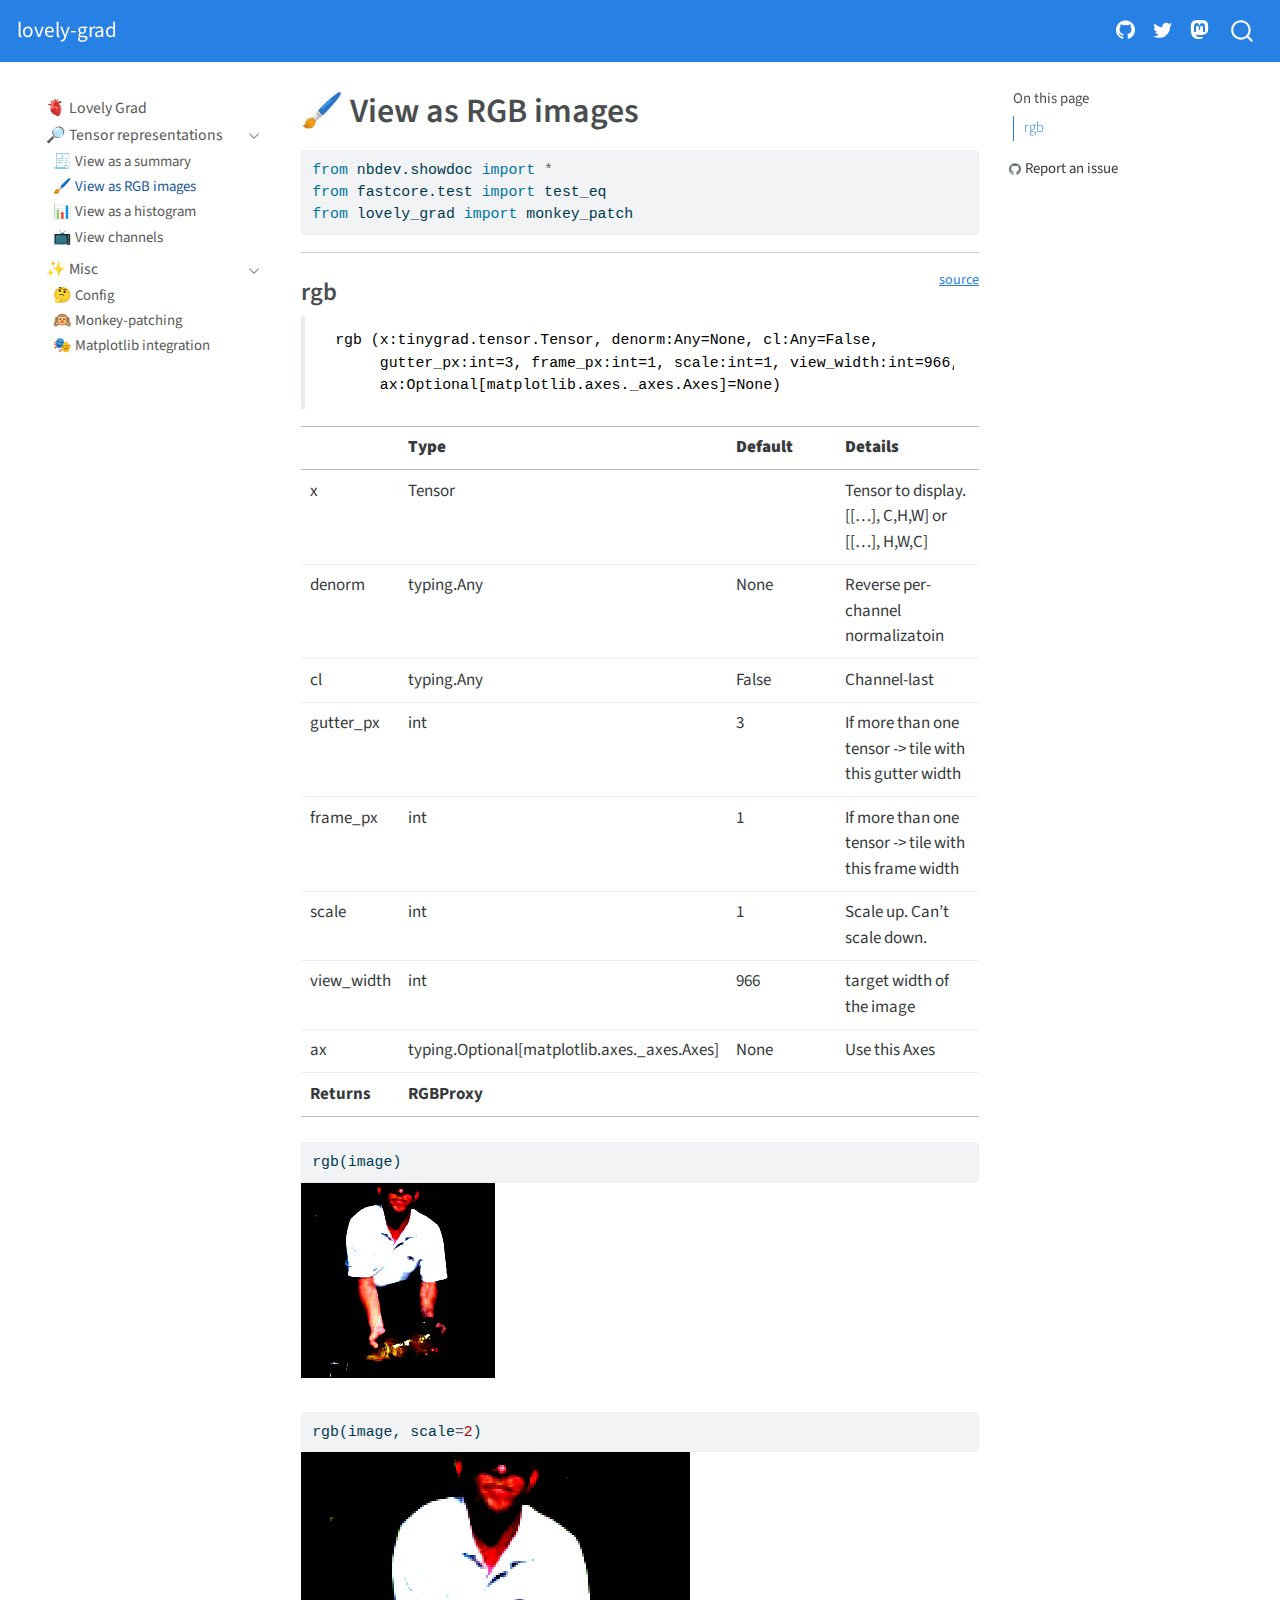
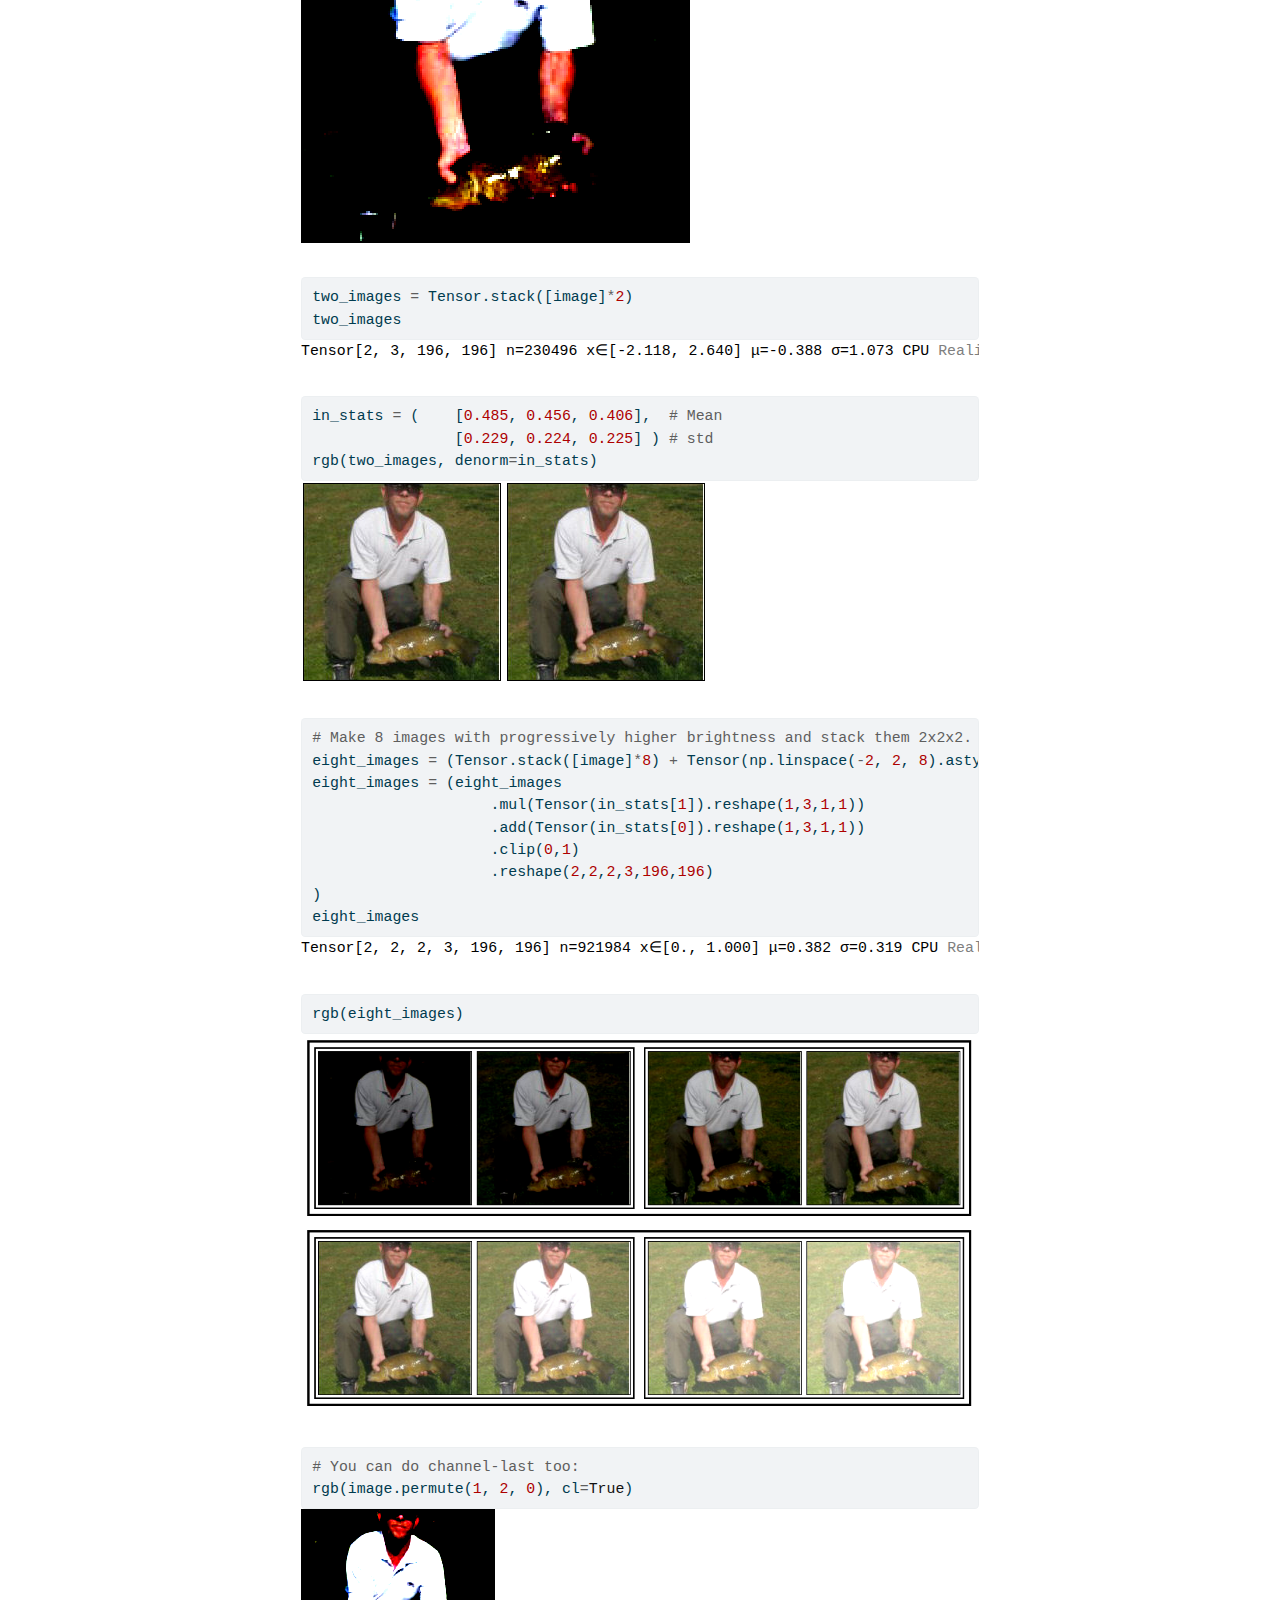
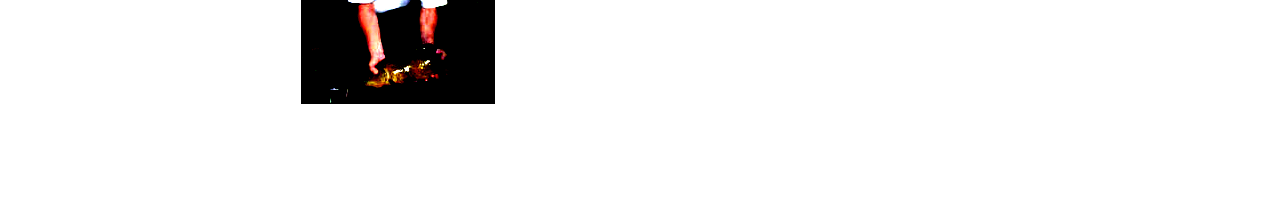
<file: repr_rgb.html>
<!DOCTYPE html>
<html xmlns="http://www.w3.org/1999/xhtml" lang="en" xml:lang="en"><head>

<meta charset="utf-8">
<meta name="generator" content="quarto-1.3.450">

<meta name="viewport" content="width=device-width, initial-scale=1.0, user-scalable=yes">


<title>lovely-grad - 🖌️ View as RGB images</title>
<style>
code{white-space: pre-wrap;}
span.smallcaps{font-variant: small-caps;}
div.columns{display: flex; gap: min(4vw, 1.5em);}
div.column{flex: auto; overflow-x: auto;}
div.hanging-indent{margin-left: 1.5em; text-indent: -1.5em;}
ul.task-list{list-style: none;}
ul.task-list li input[type="checkbox"] {
  width: 0.8em;
  margin: 0 0.8em 0.2em -1em; /* quarto-specific, see https://github.com/quarto-dev/quarto-cli/issues/4556 */ 
  vertical-align: middle;
}
/* CSS for syntax highlighting */
pre > code.sourceCode { white-space: pre; position: relative; }
pre > code.sourceCode > span { display: inline-block; line-height: 1.25; }
pre > code.sourceCode > span:empty { height: 1.2em; }
.sourceCode { overflow: visible; }
code.sourceCode > span { color: inherit; text-decoration: inherit; }
div.sourceCode { margin: 1em 0; }
pre.sourceCode { margin: 0; }
@media screen {
div.sourceCode { overflow: auto; }
}
@media print {
pre > code.sourceCode { white-space: pre-wrap; }
pre > code.sourceCode > span { text-indent: -5em; padding-left: 5em; }
}
pre.numberSource code
  { counter-reset: source-line 0; }
pre.numberSource code > span
  { position: relative; left: -4em; counter-increment: source-line; }
pre.numberSource code > span > a:first-child::before
  { content: counter(source-line);
    position: relative; left: -1em; text-align: right; vertical-align: baseline;
    border: none; display: inline-block;
    -webkit-touch-callout: none; -webkit-user-select: none;
    -khtml-user-select: none; -moz-user-select: none;
    -ms-user-select: none; user-select: none;
    padding: 0 4px; width: 4em;
  }
pre.numberSource { margin-left: 3em;  padding-left: 4px; }
div.sourceCode
  {   }
@media screen {
pre > code.sourceCode > span > a:first-child::before { text-decoration: underline; }
}
</style>


<script src="site_libs/quarto-nav/quarto-nav.js"></script>
<script src="site_libs/quarto-nav/headroom.min.js"></script>
<script src="site_libs/clipboard/clipboard.min.js"></script>
<script src="site_libs/quarto-search/autocomplete.umd.js"></script>
<script src="site_libs/quarto-search/fuse.min.js"></script>
<script src="site_libs/quarto-search/quarto-search.js"></script>
<meta name="quarto:offset" content="./">
<script src="site_libs/quarto-html/quarto.js"></script>
<script src="site_libs/quarto-html/popper.min.js"></script>
<script src="site_libs/quarto-html/tippy.umd.min.js"></script>
<script src="site_libs/quarto-html/anchor.min.js"></script>
<link href="site_libs/quarto-html/tippy.css" rel="stylesheet">
<link href="site_libs/quarto-html/quarto-syntax-highlighting.css" rel="stylesheet" id="quarto-text-highlighting-styles">
<script src="site_libs/bootstrap/bootstrap.min.js"></script>
<link href="site_libs/bootstrap/bootstrap-icons.css" rel="stylesheet">
<link href="site_libs/bootstrap/bootstrap.min.css" rel="stylesheet" id="quarto-bootstrap" data-mode="light">
<script id="quarto-search-options" type="application/json">{
  "location": "navbar",
  "copy-button": false,
  "collapse-after": 3,
  "panel-placement": "end",
  "type": "overlay",
  "limit": 20,
  "language": {
    "search-no-results-text": "No results",
    "search-matching-documents-text": "matching documents",
    "search-copy-link-title": "Copy link to search",
    "search-hide-matches-text": "Hide additional matches",
    "search-more-match-text": "more match in this document",
    "search-more-matches-text": "more matches in this document",
    "search-clear-button-title": "Clear",
    "search-detached-cancel-button-title": "Cancel",
    "search-submit-button-title": "Submit",
    "search-label": "Search"
  }
}</script>


<link rel="stylesheet" href="styles.css">
<meta property="og:title" content="lovely-grad - 🖌️ View as RGB images">
<meta property="og:description" content="">
<meta property="og:image" content="https://xl0.github.io/lovely-grad/01_repr_rgb_files/figure-html/cell-4-output-1.png">
<meta property="og:site-name" content="lovely-grad">
<meta property="og:image:height" content="195">
<meta property="og:image:width" content="196">
<meta name="twitter:title" content="lovely-grad - 🖌️ View as RGB images">
<meta name="twitter:description" content="">
<meta name="twitter:image" content="https://xl0.github.io/lovely-grad/01_repr_rgb_files/figure-html/cell-4-output-1.png">
<meta name="twitter:image-height" content="195">
<meta name="twitter:image-width" content="196">
<meta name="twitter:card" content="summary_large_image">
</head>

<body class="nav-sidebar floating nav-fixed">

<div id="quarto-search-results"></div>
  <header id="quarto-header" class="headroom fixed-top">
    <nav class="navbar navbar-expand-lg navbar-dark ">
      <div class="navbar-container container-fluid">
      <div class="navbar-brand-container">
    <a class="navbar-brand" href="./index.html">
    <span class="navbar-title">lovely-grad</span>
    </a>
  </div>
            <div id="quarto-search" class="" title="Search"></div>
          <button class="navbar-toggler" type="button" data-bs-toggle="collapse" data-bs-target="#navbarCollapse" aria-controls="navbarCollapse" aria-expanded="false" aria-label="Toggle navigation" onclick="if (window.quartoToggleHeadroom) { window.quartoToggleHeadroom(); }">
  <span class="navbar-toggler-icon"></span>
</button>
          <div class="collapse navbar-collapse" id="navbarCollapse">
            <ul class="navbar-nav navbar-nav-scroll ms-auto">
  <li class="nav-item compact">
    <a class="nav-link" href="http://github.com/xl0/lovely-gard" rel="" target=""><i class="bi bi-github" role="img">
</i> 
 <span class="menu-text"></span></a>
  </li>  
  <li class="nav-item compact">
    <a class="nav-link" href="https://twitter.com/xl0xl0xl0" rel="" target=""><i class="bi bi-twitter" role="img">
</i> 
 <span class="menu-text"></span></a>
  </li>  
  <li class="nav-item compact">
    <a class="nav-link" href="https://sigmoid.social/@xl0" rel="" target=""><i class="bi bi-mastodon" role="img">
</i> 
 <span class="menu-text"></span></a>
  </li>  
</ul>
            <div class="quarto-navbar-tools">
</div>
          </div> <!-- /navcollapse -->
      </div> <!-- /container-fluid -->
    </nav>
  <nav class="quarto-secondary-nav">
    <div class="container-fluid d-flex">
      <button type="button" class="quarto-btn-toggle btn" data-bs-toggle="collapse" data-bs-target="#quarto-sidebar,#quarto-sidebar-glass" aria-controls="quarto-sidebar" aria-expanded="false" aria-label="Toggle sidebar navigation" onclick="if (window.quartoToggleHeadroom) { window.quartoToggleHeadroom(); }">
        <i class="bi bi-layout-text-sidebar-reverse"></i>
      </button>
      <nav class="quarto-page-breadcrumbs" aria-label="breadcrumb"><ol class="breadcrumb"><li class="breadcrumb-item"><a href="./repr_str.html">🔎 Tensor representations</a></li><li class="breadcrumb-item"><a href="./repr_rgb.html">🖌️ View as RGB images</a></li></ol></nav>
      <a class="flex-grow-1" role="button" data-bs-toggle="collapse" data-bs-target="#quarto-sidebar,#quarto-sidebar-glass" aria-controls="quarto-sidebar" aria-expanded="false" aria-label="Toggle sidebar navigation" onclick="if (window.quartoToggleHeadroom) { window.quartoToggleHeadroom(); }">      
      </a>
    </div>
  </nav>
</header>
<!-- content -->
<div id="quarto-content" class="quarto-container page-columns page-rows-contents page-layout-article page-navbar">
<!-- sidebar -->
  <nav id="quarto-sidebar" class="sidebar collapse collapse-horizontal sidebar-navigation floating overflow-auto">
    <div class="sidebar-menu-container"> 
    <ul class="list-unstyled mt-1">
        <li class="sidebar-item">
  <div class="sidebar-item-container"> 
  <a href="./index.html" class="sidebar-item-text sidebar-link">
 <span class="menu-text">🫀 Lovely Grad</span></a>
  </div>
</li>
        <li class="sidebar-item sidebar-item-section">
      <div class="sidebar-item-container"> 
            <a class="sidebar-item-text sidebar-link text-start" data-bs-toggle="collapse" data-bs-target="#quarto-sidebar-section-1" aria-expanded="true">
 <span class="menu-text">🔎 Tensor representations</span></a>
          <a class="sidebar-item-toggle text-start" data-bs-toggle="collapse" data-bs-target="#quarto-sidebar-section-1" aria-expanded="true" aria-label="Toggle section">
            <i class="bi bi-chevron-right ms-2"></i>
          </a> 
      </div>
      <ul id="quarto-sidebar-section-1" class="collapse list-unstyled sidebar-section depth1 show">  
          <li class="sidebar-item">
  <div class="sidebar-item-container"> 
  <a href="./repr_str.html" class="sidebar-item-text sidebar-link">
 <span class="menu-text">🧾 View as a summary</span></a>
  </div>
</li>
          <li class="sidebar-item">
  <div class="sidebar-item-container"> 
  <a href="./repr_rgb.html" class="sidebar-item-text sidebar-link active">
 <span class="menu-text">🖌️ View as RGB images</span></a>
  </div>
</li>
          <li class="sidebar-item">
  <div class="sidebar-item-container"> 
  <a href="./repr_plt.html" class="sidebar-item-text sidebar-link">
 <span class="menu-text">📊 View as a histogram</span></a>
  </div>
</li>
          <li class="sidebar-item">
  <div class="sidebar-item-container"> 
  <a href="./repr_chans.html" class="sidebar-item-text sidebar-link">
 <span class="menu-text">📺 View channels</span></a>
  </div>
</li>
      </ul>
  </li>
        <li class="sidebar-item sidebar-item-section">
      <div class="sidebar-item-container"> 
            <a class="sidebar-item-text sidebar-link text-start" data-bs-toggle="collapse" data-bs-target="#quarto-sidebar-section-2" aria-expanded="true">
 <span class="menu-text">✨ Misc</span></a>
          <a class="sidebar-item-toggle text-start" data-bs-toggle="collapse" data-bs-target="#quarto-sidebar-section-2" aria-expanded="true" aria-label="Toggle section">
            <i class="bi bi-chevron-right ms-2"></i>
          </a> 
      </div>
      <ul id="quarto-sidebar-section-2" class="collapse list-unstyled sidebar-section depth1 show">  
          <li class="sidebar-item">
  <div class="sidebar-item-container"> 
  <a href="./utils.config.html" class="sidebar-item-text sidebar-link">
 <span class="menu-text">🤔 Config</span></a>
  </div>
</li>
          <li class="sidebar-item">
  <div class="sidebar-item-container"> 
  <a href="./patch.html" class="sidebar-item-text sidebar-link">
 <span class="menu-text">🙉 Monkey-patching</span></a>
  </div>
</li>
          <li class="sidebar-item">
  <div class="sidebar-item-container"> 
  <a href="./matplotlib.html" class="sidebar-item-text sidebar-link">
 <span class="menu-text">🎭 Matplotlib integration</span></a>
  </div>
</li>
      </ul>
  </li>
    </ul>
    </div>
</nav>
<div id="quarto-sidebar-glass" data-bs-toggle="collapse" data-bs-target="#quarto-sidebar,#quarto-sidebar-glass"></div>
<!-- margin-sidebar -->
    <div id="quarto-margin-sidebar" class="sidebar margin-sidebar">
        <nav id="TOC" role="doc-toc" class="toc-active">
    <h2 id="toc-title">On this page</h2>
   
  <ul>
  <li><a href="#rgb" id="toc-rgb" class="nav-link active" data-scroll-target="#rgb">rgb</a></li>
  </ul>
<div class="toc-actions"><div><i class="bi bi-github"></i></div><div class="action-links"><p><a href="https://github.com/xl0/lovely-grad/issues/new" class="toc-action">Report an issue</a></p></div></div></nav>
    </div>
<!-- main -->
<main class="content" id="quarto-document-content">

<header id="title-block-header" class="quarto-title-block default">
<div class="quarto-title">
<h1 class="title">🖌️ View as RGB images</h1>
</div>



<div class="quarto-title-meta">

    
  
    
  </div>
  

</header>

<!-- WARNING: THIS FILE WAS AUTOGENERATED! DO NOT EDIT! -->
<div class="cell">
<div class="sourceCode cell-code" id="cb1"><pre class="sourceCode python code-with-copy"><code class="sourceCode python"><span id="cb1-1"><a href="#cb1-1" aria-hidden="true" tabindex="-1"></a><span class="im">from</span> nbdev.showdoc <span class="im">import</span> <span class="op">*</span></span>
<span id="cb1-2"><a href="#cb1-2" aria-hidden="true" tabindex="-1"></a><span class="im">from</span> fastcore.test <span class="im">import</span> test_eq</span>
<span id="cb1-3"><a href="#cb1-3" aria-hidden="true" tabindex="-1"></a><span class="im">from</span> lovely_grad <span class="im">import</span> monkey_patch</span></code><button title="Copy to Clipboard" class="code-copy-button"><i class="bi"></i></button></pre></div>
</div>
<hr>
<p><a href="https://github.com/xl0/lovely-grad/blob/master/lovely_grad/repr_rgb.py#L76" target="_blank" style="float:right; font-size:smaller">source</a></p>
<section id="rgb" class="level3">
<h3 class="anchored" data-anchor-id="rgb">rgb</h3>
<blockquote class="blockquote">
<pre><code> rgb (x:tinygrad.tensor.Tensor, denorm:Any=None, cl:Any=False,
      gutter_px:int=3, frame_px:int=1, scale:int=1, view_width:int=966,
      ax:Optional[matplotlib.axes._axes.Axes]=None)</code></pre>
</blockquote>
<table class="table">
<colgroup>
<col style="width: 6%">
<col style="width: 25%">
<col style="width: 34%">
<col style="width: 34%">
</colgroup>
<thead>
<tr class="header">
<th></th>
<th><strong>Type</strong></th>
<th><strong>Default</strong></th>
<th><strong>Details</strong></th>
</tr>
</thead>
<tbody>
<tr class="odd">
<td>x</td>
<td>Tensor</td>
<td></td>
<td>Tensor to display. [[…], C,H,W] or [[…], H,W,C]</td>
</tr>
<tr class="even">
<td>denorm</td>
<td>typing.Any</td>
<td>None</td>
<td>Reverse per-channel normalizatoin</td>
</tr>
<tr class="odd">
<td>cl</td>
<td>typing.Any</td>
<td>False</td>
<td>Channel-last</td>
</tr>
<tr class="even">
<td>gutter_px</td>
<td>int</td>
<td>3</td>
<td>If more than one tensor -&gt; tile with this gutter width</td>
</tr>
<tr class="odd">
<td>frame_px</td>
<td>int</td>
<td>1</td>
<td>If more than one tensor -&gt; tile with this frame width</td>
</tr>
<tr class="even">
<td>scale</td>
<td>int</td>
<td>1</td>
<td>Scale up. Can’t scale down.</td>
</tr>
<tr class="odd">
<td>view_width</td>
<td>int</td>
<td>966</td>
<td>target width of the image</td>
</tr>
<tr class="even">
<td>ax</td>
<td>typing.Optional[matplotlib.axes._axes.Axes]</td>
<td>None</td>
<td>Use this Axes</td>
</tr>
<tr class="odd">
<td><strong>Returns</strong></td>
<td><strong>RGBProxy</strong></td>
<td></td>
<td></td>
</tr>
</tbody>
</table>
<div class="cell">
<div class="sourceCode cell-code" id="cb3"><pre class="sourceCode python code-with-copy"><code class="sourceCode python"><span id="cb3-1"><a href="#cb3-1" aria-hidden="true" tabindex="-1"></a>rgb(image)</span></code><button title="Copy to Clipboard" class="code-copy-button"><i class="bi"></i></button></pre></div>
<div class="cell-output cell-output-display">
<p><img src="01_repr_rgb_files/figure-html/cell-4-output-1.png" class="img-fluid"></p>
</div>
</div>
<div class="cell">
<div class="sourceCode cell-code" id="cb4"><pre class="sourceCode python code-with-copy"><code class="sourceCode python"><span id="cb4-1"><a href="#cb4-1" aria-hidden="true" tabindex="-1"></a>rgb(image, scale<span class="op">=</span><span class="dv">2</span>)</span></code><button title="Copy to Clipboard" class="code-copy-button"><i class="bi"></i></button></pre></div>
<div class="cell-output cell-output-display">
<p><img src="01_repr_rgb_files/figure-html/cell-5-output-1.png" class="img-fluid"></p>
</div>
</div>
<div class="cell">
<div class="sourceCode cell-code" id="cb5"><pre class="sourceCode python code-with-copy"><code class="sourceCode python"><span id="cb5-1"><a href="#cb5-1" aria-hidden="true" tabindex="-1"></a>two_images <span class="op">=</span> Tensor.stack([image]<span class="op">*</span><span class="dv">2</span>)</span>
<span id="cb5-2"><a href="#cb5-2" aria-hidden="true" tabindex="-1"></a>two_images</span></code><button title="Copy to Clipboard" class="code-copy-button"><i class="bi"></i></button></pre></div>
<div class="cell-output cell-output-display">
<div class="ansi-escaped-output">
<pre>Tensor[2, 3, 196, 196] n=230496 x∈[-2.118, 2.640] μ=-0.388 σ=1.073 CPU <span style="color:rgb(127,127,127)">Realized ADD</span></pre>
</div>
</div>
</div>
<div class="cell">
<div class="sourceCode cell-code" id="cb6"><pre class="sourceCode python code-with-copy"><code class="sourceCode python"><span id="cb6-1"><a href="#cb6-1" aria-hidden="true" tabindex="-1"></a>in_stats <span class="op">=</span> (    [<span class="fl">0.485</span>, <span class="fl">0.456</span>, <span class="fl">0.406</span>],  <span class="co"># Mean</span></span>
<span id="cb6-2"><a href="#cb6-2" aria-hidden="true" tabindex="-1"></a>                [<span class="fl">0.229</span>, <span class="fl">0.224</span>, <span class="fl">0.225</span>] ) <span class="co"># std</span></span>
<span id="cb6-3"><a href="#cb6-3" aria-hidden="true" tabindex="-1"></a>rgb(two_images, denorm<span class="op">=</span>in_stats)</span></code><button title="Copy to Clipboard" class="code-copy-button"><i class="bi"></i></button></pre></div>
<div class="cell-output cell-output-display">
<p><img src="01_repr_rgb_files/figure-html/cell-7-output-1.png" class="img-fluid"></p>
</div>
</div>
<div class="cell">
<div class="sourceCode cell-code" id="cb7"><pre class="sourceCode python code-with-copy"><code class="sourceCode python"><span id="cb7-1"><a href="#cb7-1" aria-hidden="true" tabindex="-1"></a><span class="co"># Make 8 images with progressively higher brightness and stack them 2x2x2.</span></span>
<span id="cb7-2"><a href="#cb7-2" aria-hidden="true" tabindex="-1"></a>eight_images <span class="op">=</span> (Tensor.stack([image]<span class="op">*</span><span class="dv">8</span>) <span class="op">+</span> Tensor(np.linspace(<span class="op">-</span><span class="dv">2</span>, <span class="dv">2</span>, <span class="dv">8</span>).astype(np.float32)).reshape(<span class="dv">8</span>,<span class="dv">1</span>,<span class="dv">1</span>,<span class="dv">1</span>))</span>
<span id="cb7-3"><a href="#cb7-3" aria-hidden="true" tabindex="-1"></a>eight_images <span class="op">=</span> (eight_images</span>
<span id="cb7-4"><a href="#cb7-4" aria-hidden="true" tabindex="-1"></a>                    .mul(Tensor(in_stats[<span class="dv">1</span>]).reshape(<span class="dv">1</span>,<span class="dv">3</span>,<span class="dv">1</span>,<span class="dv">1</span>))</span>
<span id="cb7-5"><a href="#cb7-5" aria-hidden="true" tabindex="-1"></a>                    .add(Tensor(in_stats[<span class="dv">0</span>]).reshape(<span class="dv">1</span>,<span class="dv">3</span>,<span class="dv">1</span>,<span class="dv">1</span>))</span>
<span id="cb7-6"><a href="#cb7-6" aria-hidden="true" tabindex="-1"></a>                    .clip(<span class="dv">0</span>,<span class="dv">1</span>)</span>
<span id="cb7-7"><a href="#cb7-7" aria-hidden="true" tabindex="-1"></a>                    .reshape(<span class="dv">2</span>,<span class="dv">2</span>,<span class="dv">2</span>,<span class="dv">3</span>,<span class="dv">196</span>,<span class="dv">196</span>)</span>
<span id="cb7-8"><a href="#cb7-8" aria-hidden="true" tabindex="-1"></a>)</span>
<span id="cb7-9"><a href="#cb7-9" aria-hidden="true" tabindex="-1"></a>eight_images</span></code><button title="Copy to Clipboard" class="code-copy-button"><i class="bi"></i></button></pre></div>
<div class="cell-output cell-output-display">
<div class="ansi-escaped-output">
<pre>Tensor[2, 2, 2, 3, 196, 196] n=921984 x∈[0., 1.000] μ=0.382 σ=0.319 CPU <span style="color:rgb(127,127,127)">Realized NEG</span></pre>
</div>
</div>
</div>
<div class="cell">
<div class="sourceCode cell-code" id="cb8"><pre class="sourceCode python code-with-copy"><code class="sourceCode python"><span id="cb8-1"><a href="#cb8-1" aria-hidden="true" tabindex="-1"></a>rgb(eight_images)</span></code><button title="Copy to Clipboard" class="code-copy-button"><i class="bi"></i></button></pre></div>
<div class="cell-output cell-output-display">
<p><img src="01_repr_rgb_files/figure-html/cell-9-output-1.png" class="img-fluid"></p>
</div>
</div>
<div class="cell">
<div class="sourceCode cell-code" id="cb9"><pre class="sourceCode python code-with-copy"><code class="sourceCode python"><span id="cb9-1"><a href="#cb9-1" aria-hidden="true" tabindex="-1"></a><span class="co"># You can do channel-last too:</span></span>
<span id="cb9-2"><a href="#cb9-2" aria-hidden="true" tabindex="-1"></a>rgb(image.permute(<span class="dv">1</span>, <span class="dv">2</span>, <span class="dv">0</span>), cl<span class="op">=</span><span class="va">True</span>)</span></code><button title="Copy to Clipboard" class="code-copy-button"><i class="bi"></i></button></pre></div>
<div class="cell-output cell-output-display">
<p><img src="01_repr_rgb_files/figure-html/cell-10-output-1.png" class="img-fluid"></p>
</div>
</div>


</section>

</main> <!-- /main -->
<script id="quarto-html-after-body" type="application/javascript">
window.document.addEventListener("DOMContentLoaded", function (event) {
  const toggleBodyColorMode = (bsSheetEl) => {
    const mode = bsSheetEl.getAttribute("data-mode");
    const bodyEl = window.document.querySelector("body");
    if (mode === "dark") {
      bodyEl.classList.add("quarto-dark");
      bodyEl.classList.remove("quarto-light");
    } else {
      bodyEl.classList.add("quarto-light");
      bodyEl.classList.remove("quarto-dark");
    }
  }
  const toggleBodyColorPrimary = () => {
    const bsSheetEl = window.document.querySelector("link#quarto-bootstrap");
    if (bsSheetEl) {
      toggleBodyColorMode(bsSheetEl);
    }
  }
  toggleBodyColorPrimary();  
  const icon = "";
  const anchorJS = new window.AnchorJS();
  anchorJS.options = {
    placement: 'right',
    icon: icon
  };
  anchorJS.add('.anchored');
  const isCodeAnnotation = (el) => {
    for (const clz of el.classList) {
      if (clz.startsWith('code-annotation-')) {                     
        return true;
      }
    }
    return false;
  }
  const clipboard = new window.ClipboardJS('.code-copy-button', {
    text: function(trigger) {
      const codeEl = trigger.previousElementSibling.cloneNode(true);
      for (const childEl of codeEl.children) {
        if (isCodeAnnotation(childEl)) {
          childEl.remove();
        }
      }
      return codeEl.innerText;
    }
  });
  clipboard.on('success', function(e) {
    // button target
    const button = e.trigger;
    // don't keep focus
    button.blur();
    // flash "checked"
    button.classList.add('code-copy-button-checked');
    var currentTitle = button.getAttribute("title");
    button.setAttribute("title", "Copied!");
    let tooltip;
    if (window.bootstrap) {
      button.setAttribute("data-bs-toggle", "tooltip");
      button.setAttribute("data-bs-placement", "left");
      button.setAttribute("data-bs-title", "Copied!");
      tooltip = new bootstrap.Tooltip(button, 
        { trigger: "manual", 
          customClass: "code-copy-button-tooltip",
          offset: [0, -8]});
      tooltip.show();    
    }
    setTimeout(function() {
      if (tooltip) {
        tooltip.hide();
        button.removeAttribute("data-bs-title");
        button.removeAttribute("data-bs-toggle");
        button.removeAttribute("data-bs-placement");
      }
      button.setAttribute("title", currentTitle);
      button.classList.remove('code-copy-button-checked');
    }, 1000);
    // clear code selection
    e.clearSelection();
  });
  function tippyHover(el, contentFn) {
    const config = {
      allowHTML: true,
      content: contentFn,
      maxWidth: 500,
      delay: 100,
      arrow: false,
      appendTo: function(el) {
          return el.parentElement;
      },
      interactive: true,
      interactiveBorder: 10,
      theme: 'quarto',
      placement: 'bottom-start'
    };
    window.tippy(el, config); 
  }
  const noterefs = window.document.querySelectorAll('a[role="doc-noteref"]');
  for (var i=0; i<noterefs.length; i++) {
    const ref = noterefs[i];
    tippyHover(ref, function() {
      // use id or data attribute instead here
      let href = ref.getAttribute('data-footnote-href') || ref.getAttribute('href');
      try { href = new URL(href).hash; } catch {}
      const id = href.replace(/^#\/?/, "");
      const note = window.document.getElementById(id);
      return note.innerHTML;
    });
  }
      let selectedAnnoteEl;
      const selectorForAnnotation = ( cell, annotation) => {
        let cellAttr = 'data-code-cell="' + cell + '"';
        let lineAttr = 'data-code-annotation="' +  annotation + '"';
        const selector = 'span[' + cellAttr + '][' + lineAttr + ']';
        return selector;
      }
      const selectCodeLines = (annoteEl) => {
        const doc = window.document;
        const targetCell = annoteEl.getAttribute("data-target-cell");
        const targetAnnotation = annoteEl.getAttribute("data-target-annotation");
        const annoteSpan = window.document.querySelector(selectorForAnnotation(targetCell, targetAnnotation));
        const lines = annoteSpan.getAttribute("data-code-lines").split(",");
        const lineIds = lines.map((line) => {
          return targetCell + "-" + line;
        })
        let top = null;
        let height = null;
        let parent = null;
        if (lineIds.length > 0) {
            //compute the position of the single el (top and bottom and make a div)
            const el = window.document.getElementById(lineIds[0]);
            top = el.offsetTop;
            height = el.offsetHeight;
            parent = el.parentElement.parentElement;
          if (lineIds.length > 1) {
            const lastEl = window.document.getElementById(lineIds[lineIds.length - 1]);
            const bottom = lastEl.offsetTop + lastEl.offsetHeight;
            height = bottom - top;
          }
          if (top !== null && height !== null && parent !== null) {
            // cook up a div (if necessary) and position it 
            let div = window.document.getElementById("code-annotation-line-highlight");
            if (div === null) {
              div = window.document.createElement("div");
              div.setAttribute("id", "code-annotation-line-highlight");
              div.style.position = 'absolute';
              parent.appendChild(div);
            }
            div.style.top = top - 2 + "px";
            div.style.height = height + 4 + "px";
            let gutterDiv = window.document.getElementById("code-annotation-line-highlight-gutter");
            if (gutterDiv === null) {
              gutterDiv = window.document.createElement("div");
              gutterDiv.setAttribute("id", "code-annotation-line-highlight-gutter");
              gutterDiv.style.position = 'absolute';
              const codeCell = window.document.getElementById(targetCell);
              const gutter = codeCell.querySelector('.code-annotation-gutter');
              gutter.appendChild(gutterDiv);
            }
            gutterDiv.style.top = top - 2 + "px";
            gutterDiv.style.height = height + 4 + "px";
          }
          selectedAnnoteEl = annoteEl;
        }
      };
      const unselectCodeLines = () => {
        const elementsIds = ["code-annotation-line-highlight", "code-annotation-line-highlight-gutter"];
        elementsIds.forEach((elId) => {
          const div = window.document.getElementById(elId);
          if (div) {
            div.remove();
          }
        });
        selectedAnnoteEl = undefined;
      };
      // Attach click handler to the DT
      const annoteDls = window.document.querySelectorAll('dt[data-target-cell]');
      for (const annoteDlNode of annoteDls) {
        annoteDlNode.addEventListener('click', (event) => {
          const clickedEl = event.target;
          if (clickedEl !== selectedAnnoteEl) {
            unselectCodeLines();
            const activeEl = window.document.querySelector('dt[data-target-cell].code-annotation-active');
            if (activeEl) {
              activeEl.classList.remove('code-annotation-active');
            }
            selectCodeLines(clickedEl);
            clickedEl.classList.add('code-annotation-active');
          } else {
            // Unselect the line
            unselectCodeLines();
            clickedEl.classList.remove('code-annotation-active');
          }
        });
      }
  const findCites = (el) => {
    const parentEl = el.parentElement;
    if (parentEl) {
      const cites = parentEl.dataset.cites;
      if (cites) {
        return {
          el,
          cites: cites.split(' ')
        };
      } else {
        return findCites(el.parentElement)
      }
    } else {
      return undefined;
    }
  };
  var bibliorefs = window.document.querySelectorAll('a[role="doc-biblioref"]');
  for (var i=0; i<bibliorefs.length; i++) {
    const ref = bibliorefs[i];
    const citeInfo = findCites(ref);
    if (citeInfo) {
      tippyHover(citeInfo.el, function() {
        var popup = window.document.createElement('div');
        citeInfo.cites.forEach(function(cite) {
          var citeDiv = window.document.createElement('div');
          citeDiv.classList.add('hanging-indent');
          citeDiv.classList.add('csl-entry');
          var biblioDiv = window.document.getElementById('ref-' + cite);
          if (biblioDiv) {
            citeDiv.innerHTML = biblioDiv.innerHTML;
          }
          popup.appendChild(citeDiv);
        });
        return popup.innerHTML;
      });
    }
  }
});
</script>
</div> <!-- /content -->



</body></html>
</file>
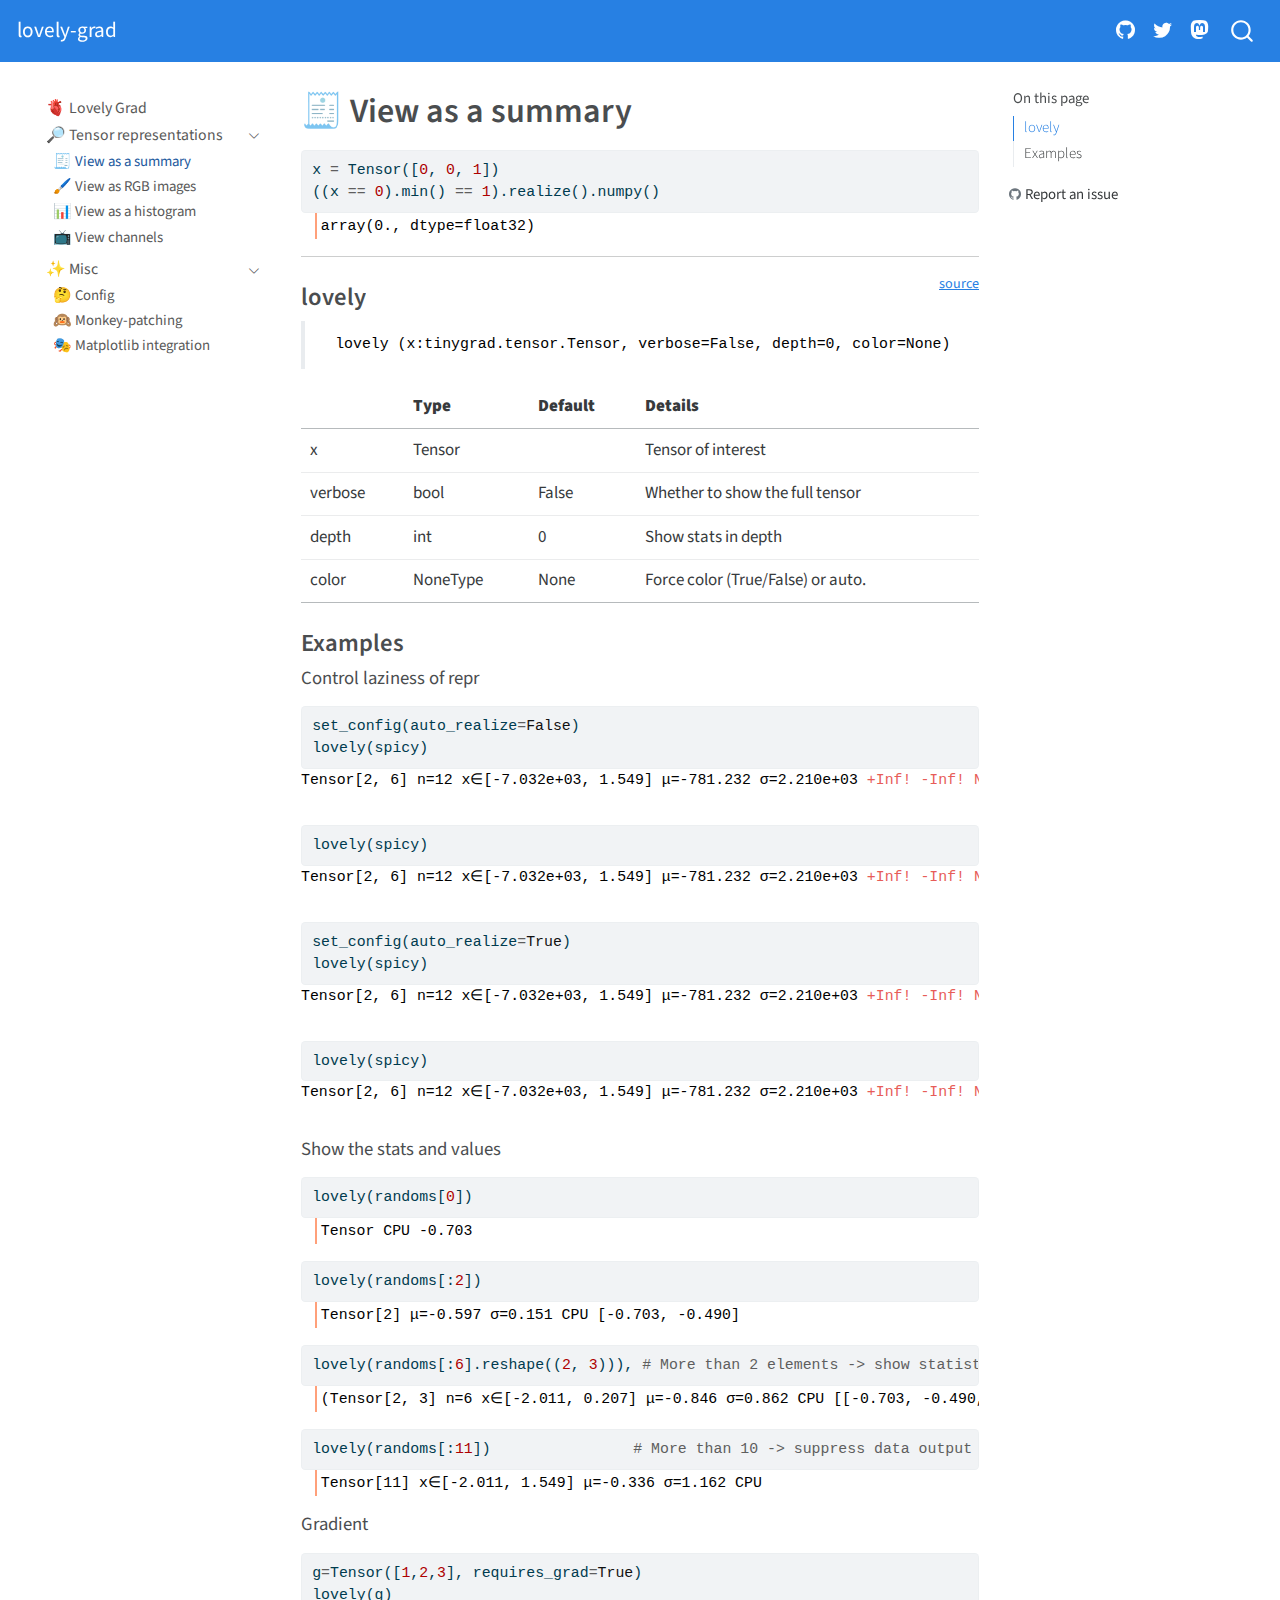
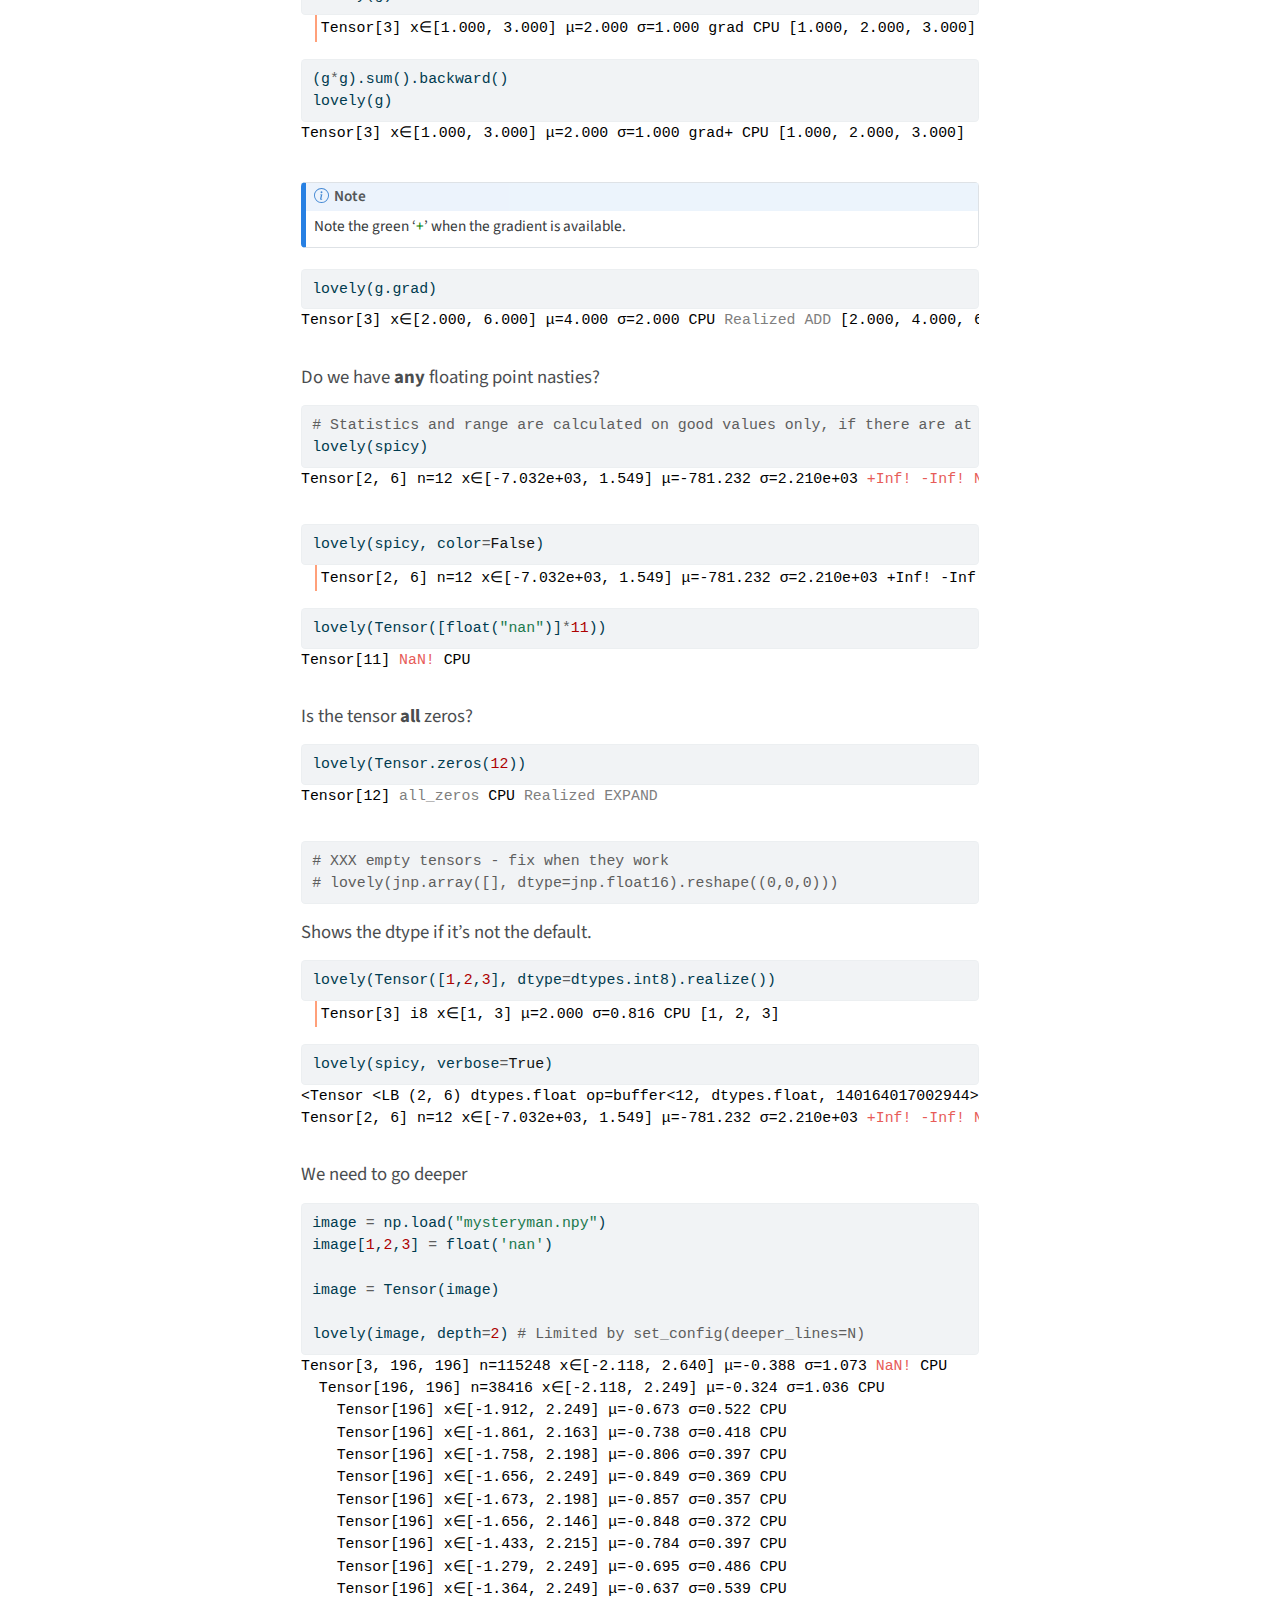
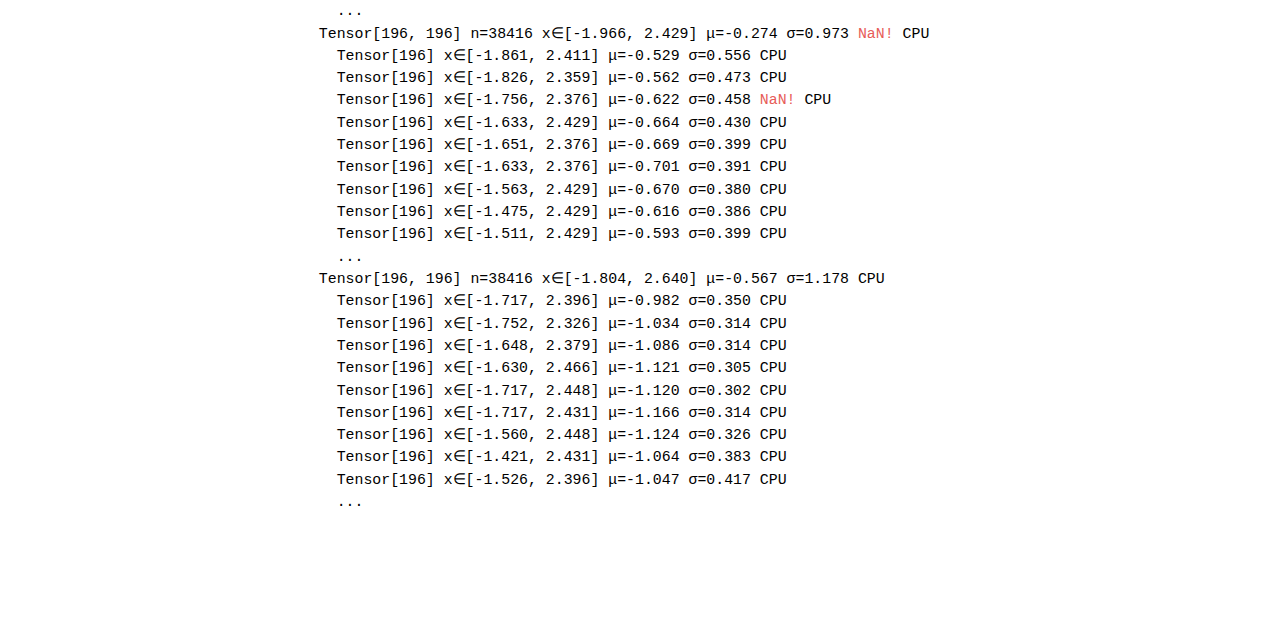
<file: repr_str.html>
<!DOCTYPE html>
<html xmlns="http://www.w3.org/1999/xhtml" lang="en" xml:lang="en"><head>

<meta charset="utf-8">
<meta name="generator" content="quarto-1.3.450">

<meta name="viewport" content="width=device-width, initial-scale=1.0, user-scalable=yes">


<title>lovely-grad - 🧾 View as a summary</title>
<style>
code{white-space: pre-wrap;}
span.smallcaps{font-variant: small-caps;}
div.columns{display: flex; gap: min(4vw, 1.5em);}
div.column{flex: auto; overflow-x: auto;}
div.hanging-indent{margin-left: 1.5em; text-indent: -1.5em;}
ul.task-list{list-style: none;}
ul.task-list li input[type="checkbox"] {
  width: 0.8em;
  margin: 0 0.8em 0.2em -1em; /* quarto-specific, see https://github.com/quarto-dev/quarto-cli/issues/4556 */ 
  vertical-align: middle;
}
/* CSS for syntax highlighting */
pre > code.sourceCode { white-space: pre; position: relative; }
pre > code.sourceCode > span { display: inline-block; line-height: 1.25; }
pre > code.sourceCode > span:empty { height: 1.2em; }
.sourceCode { overflow: visible; }
code.sourceCode > span { color: inherit; text-decoration: inherit; }
div.sourceCode { margin: 1em 0; }
pre.sourceCode { margin: 0; }
@media screen {
div.sourceCode { overflow: auto; }
}
@media print {
pre > code.sourceCode { white-space: pre-wrap; }
pre > code.sourceCode > span { text-indent: -5em; padding-left: 5em; }
}
pre.numberSource code
  { counter-reset: source-line 0; }
pre.numberSource code > span
  { position: relative; left: -4em; counter-increment: source-line; }
pre.numberSource code > span > a:first-child::before
  { content: counter(source-line);
    position: relative; left: -1em; text-align: right; vertical-align: baseline;
    border: none; display: inline-block;
    -webkit-touch-callout: none; -webkit-user-select: none;
    -khtml-user-select: none; -moz-user-select: none;
    -ms-user-select: none; user-select: none;
    padding: 0 4px; width: 4em;
  }
pre.numberSource { margin-left: 3em;  padding-left: 4px; }
div.sourceCode
  {   }
@media screen {
pre > code.sourceCode > span > a:first-child::before { text-decoration: underline; }
}
</style>


<script src="site_libs/quarto-nav/quarto-nav.js"></script>
<script src="site_libs/quarto-nav/headroom.min.js"></script>
<script src="site_libs/clipboard/clipboard.min.js"></script>
<script src="site_libs/quarto-search/autocomplete.umd.js"></script>
<script src="site_libs/quarto-search/fuse.min.js"></script>
<script src="site_libs/quarto-search/quarto-search.js"></script>
<meta name="quarto:offset" content="./">
<script src="site_libs/quarto-html/quarto.js"></script>
<script src="site_libs/quarto-html/popper.min.js"></script>
<script src="site_libs/quarto-html/tippy.umd.min.js"></script>
<script src="site_libs/quarto-html/anchor.min.js"></script>
<link href="site_libs/quarto-html/tippy.css" rel="stylesheet">
<link href="site_libs/quarto-html/quarto-syntax-highlighting.css" rel="stylesheet" id="quarto-text-highlighting-styles">
<script src="site_libs/bootstrap/bootstrap.min.js"></script>
<link href="site_libs/bootstrap/bootstrap-icons.css" rel="stylesheet">
<link href="site_libs/bootstrap/bootstrap.min.css" rel="stylesheet" id="quarto-bootstrap" data-mode="light">
<script id="quarto-search-options" type="application/json">{
  "location": "navbar",
  "copy-button": false,
  "collapse-after": 3,
  "panel-placement": "end",
  "type": "overlay",
  "limit": 20,
  "language": {
    "search-no-results-text": "No results",
    "search-matching-documents-text": "matching documents",
    "search-copy-link-title": "Copy link to search",
    "search-hide-matches-text": "Hide additional matches",
    "search-more-match-text": "more match in this document",
    "search-more-matches-text": "more matches in this document",
    "search-clear-button-title": "Clear",
    "search-detached-cancel-button-title": "Cancel",
    "search-submit-button-title": "Submit",
    "search-label": "Search"
  }
}</script>


<link rel="stylesheet" href="styles.css">
<meta property="og:title" content="lovely-grad - 🧾 View as a summary">
<meta property="og:description" content="">
<meta property="og:site-name" content="lovely-grad">
<meta name="twitter:title" content="lovely-grad - 🧾 View as a summary">
<meta name="twitter:description" content="">
<meta name="twitter:card" content="summary">
</head>

<body class="nav-sidebar floating nav-fixed">

<div id="quarto-search-results"></div>
  <header id="quarto-header" class="headroom fixed-top">
    <nav class="navbar navbar-expand-lg navbar-dark ">
      <div class="navbar-container container-fluid">
      <div class="navbar-brand-container">
    <a class="navbar-brand" href="./index.html">
    <span class="navbar-title">lovely-grad</span>
    </a>
  </div>
            <div id="quarto-search" class="" title="Search"></div>
          <button class="navbar-toggler" type="button" data-bs-toggle="collapse" data-bs-target="#navbarCollapse" aria-controls="navbarCollapse" aria-expanded="false" aria-label="Toggle navigation" onclick="if (window.quartoToggleHeadroom) { window.quartoToggleHeadroom(); }">
  <span class="navbar-toggler-icon"></span>
</button>
          <div class="collapse navbar-collapse" id="navbarCollapse">
            <ul class="navbar-nav navbar-nav-scroll ms-auto">
  <li class="nav-item compact">
    <a class="nav-link" href="http://github.com/xl0/lovely-gard" rel="" target=""><i class="bi bi-github" role="img">
</i> 
 <span class="menu-text"></span></a>
  </li>  
  <li class="nav-item compact">
    <a class="nav-link" href="https://twitter.com/xl0xl0xl0" rel="" target=""><i class="bi bi-twitter" role="img">
</i> 
 <span class="menu-text"></span></a>
  </li>  
  <li class="nav-item compact">
    <a class="nav-link" href="https://sigmoid.social/@xl0" rel="" target=""><i class="bi bi-mastodon" role="img">
</i> 
 <span class="menu-text"></span></a>
  </li>  
</ul>
            <div class="quarto-navbar-tools">
</div>
          </div> <!-- /navcollapse -->
      </div> <!-- /container-fluid -->
    </nav>
  <nav class="quarto-secondary-nav">
    <div class="container-fluid d-flex">
      <button type="button" class="quarto-btn-toggle btn" data-bs-toggle="collapse" data-bs-target="#quarto-sidebar,#quarto-sidebar-glass" aria-controls="quarto-sidebar" aria-expanded="false" aria-label="Toggle sidebar navigation" onclick="if (window.quartoToggleHeadroom) { window.quartoToggleHeadroom(); }">
        <i class="bi bi-layout-text-sidebar-reverse"></i>
      </button>
      <nav class="quarto-page-breadcrumbs" aria-label="breadcrumb"><ol class="breadcrumb"><li class="breadcrumb-item"><a href="./repr_str.html">🔎 Tensor representations</a></li><li class="breadcrumb-item"><a href="./repr_str.html">🧾 View as a summary</a></li></ol></nav>
      <a class="flex-grow-1" role="button" data-bs-toggle="collapse" data-bs-target="#quarto-sidebar,#quarto-sidebar-glass" aria-controls="quarto-sidebar" aria-expanded="false" aria-label="Toggle sidebar navigation" onclick="if (window.quartoToggleHeadroom) { window.quartoToggleHeadroom(); }">      
      </a>
    </div>
  </nav>
</header>
<!-- content -->
<div id="quarto-content" class="quarto-container page-columns page-rows-contents page-layout-article page-navbar">
<!-- sidebar -->
  <nav id="quarto-sidebar" class="sidebar collapse collapse-horizontal sidebar-navigation floating overflow-auto">
    <div class="sidebar-menu-container"> 
    <ul class="list-unstyled mt-1">
        <li class="sidebar-item">
  <div class="sidebar-item-container"> 
  <a href="./index.html" class="sidebar-item-text sidebar-link">
 <span class="menu-text">🫀 Lovely Grad</span></a>
  </div>
</li>
        <li class="sidebar-item sidebar-item-section">
      <div class="sidebar-item-container"> 
            <a class="sidebar-item-text sidebar-link text-start" data-bs-toggle="collapse" data-bs-target="#quarto-sidebar-section-1" aria-expanded="true">
 <span class="menu-text">🔎 Tensor representations</span></a>
          <a class="sidebar-item-toggle text-start" data-bs-toggle="collapse" data-bs-target="#quarto-sidebar-section-1" aria-expanded="true" aria-label="Toggle section">
            <i class="bi bi-chevron-right ms-2"></i>
          </a> 
      </div>
      <ul id="quarto-sidebar-section-1" class="collapse list-unstyled sidebar-section depth1 show">  
          <li class="sidebar-item">
  <div class="sidebar-item-container"> 
  <a href="./repr_str.html" class="sidebar-item-text sidebar-link active">
 <span class="menu-text">🧾 View as a summary</span></a>
  </div>
</li>
          <li class="sidebar-item">
  <div class="sidebar-item-container"> 
  <a href="./repr_rgb.html" class="sidebar-item-text sidebar-link">
 <span class="menu-text">🖌️ View as RGB images</span></a>
  </div>
</li>
          <li class="sidebar-item">
  <div class="sidebar-item-container"> 
  <a href="./repr_plt.html" class="sidebar-item-text sidebar-link">
 <span class="menu-text">📊 View as a histogram</span></a>
  </div>
</li>
          <li class="sidebar-item">
  <div class="sidebar-item-container"> 
  <a href="./repr_chans.html" class="sidebar-item-text sidebar-link">
 <span class="menu-text">📺 View channels</span></a>
  </div>
</li>
      </ul>
  </li>
        <li class="sidebar-item sidebar-item-section">
      <div class="sidebar-item-container"> 
            <a class="sidebar-item-text sidebar-link text-start" data-bs-toggle="collapse" data-bs-target="#quarto-sidebar-section-2" aria-expanded="true">
 <span class="menu-text">✨ Misc</span></a>
          <a class="sidebar-item-toggle text-start" data-bs-toggle="collapse" data-bs-target="#quarto-sidebar-section-2" aria-expanded="true" aria-label="Toggle section">
            <i class="bi bi-chevron-right ms-2"></i>
          </a> 
      </div>
      <ul id="quarto-sidebar-section-2" class="collapse list-unstyled sidebar-section depth1 show">  
          <li class="sidebar-item">
  <div class="sidebar-item-container"> 
  <a href="./utils.config.html" class="sidebar-item-text sidebar-link">
 <span class="menu-text">🤔 Config</span></a>
  </div>
</li>
          <li class="sidebar-item">
  <div class="sidebar-item-container"> 
  <a href="./patch.html" class="sidebar-item-text sidebar-link">
 <span class="menu-text">🙉 Monkey-patching</span></a>
  </div>
</li>
          <li class="sidebar-item">
  <div class="sidebar-item-container"> 
  <a href="./matplotlib.html" class="sidebar-item-text sidebar-link">
 <span class="menu-text">🎭 Matplotlib integration</span></a>
  </div>
</li>
      </ul>
  </li>
    </ul>
    </div>
</nav>
<div id="quarto-sidebar-glass" data-bs-toggle="collapse" data-bs-target="#quarto-sidebar,#quarto-sidebar-glass"></div>
<!-- margin-sidebar -->
    <div id="quarto-margin-sidebar" class="sidebar margin-sidebar">
        <nav id="TOC" role="doc-toc" class="toc-active">
    <h2 id="toc-title">On this page</h2>
   
  <ul>
  <li><a href="#lovely" id="toc-lovely" class="nav-link active" data-scroll-target="#lovely">lovely</a></li>
  <li><a href="#examples" id="toc-examples" class="nav-link" data-scroll-target="#examples">Examples</a></li>
  </ul>
<div class="toc-actions"><div><i class="bi bi-github"></i></div><div class="action-links"><p><a href="https://github.com/xl0/lovely-grad/issues/new" class="toc-action">Report an issue</a></p></div></div></nav>
    </div>
<!-- main -->
<main class="content" id="quarto-document-content">

<header id="title-block-header" class="quarto-title-block default">
<div class="quarto-title">
<h1 class="title">🧾 View as a summary</h1>
</div>



<div class="quarto-title-meta">

    
  
    
  </div>
  

</header>

<!-- WARNING: THIS FILE WAS AUTOGENERATED! DO NOT EDIT! -->
<div class="cell">
<div class="sourceCode cell-code" id="cb1"><pre class="sourceCode python code-with-copy"><code class="sourceCode python"><span id="cb1-1"><a href="#cb1-1" aria-hidden="true" tabindex="-1"></a>x <span class="op">=</span> Tensor([<span class="dv">0</span>, <span class="dv">0</span>, <span class="dv">1</span>])</span>
<span id="cb1-2"><a href="#cb1-2" aria-hidden="true" tabindex="-1"></a>((x <span class="op">==</span> <span class="dv">0</span>).<span class="bu">min</span>() <span class="op">==</span> <span class="dv">1</span>).realize().numpy()</span></code><button title="Copy to Clipboard" class="code-copy-button"><i class="bi"></i></button></pre></div>
<div class="cell-output cell-output-display">
<pre><code>array(0., dtype=float32)</code></pre>
</div>
</div>
<hr>
<p><a href="https://github.com/xl0/lovely-grad/blob/master/lovely_grad/repr_str.py#L185" target="_blank" style="float:right; font-size:smaller">source</a></p>
<section id="lovely" class="level3">
<h3 class="anchored" data-anchor-id="lovely">lovely</h3>
<blockquote class="blockquote">
<pre><code> lovely (x:tinygrad.tensor.Tensor, verbose=False, depth=0, color=None)</code></pre>
</blockquote>
<table class="table">
<thead>
<tr class="header">
<th></th>
<th><strong>Type</strong></th>
<th><strong>Default</strong></th>
<th><strong>Details</strong></th>
</tr>
</thead>
<tbody>
<tr class="odd">
<td>x</td>
<td>Tensor</td>
<td></td>
<td>Tensor of interest</td>
</tr>
<tr class="even">
<td>verbose</td>
<td>bool</td>
<td>False</td>
<td>Whether to show the full tensor</td>
</tr>
<tr class="odd">
<td>depth</td>
<td>int</td>
<td>0</td>
<td>Show stats in depth</td>
</tr>
<tr class="even">
<td>color</td>
<td>NoneType</td>
<td>None</td>
<td>Force color (True/False) or auto.</td>
</tr>
</tbody>
</table>
</section>
<section id="examples" class="level3">
<h3 class="anchored" data-anchor-id="examples">Examples</h3>
<section id="control-laziness-of-repr" class="level5">
<h5 class="anchored" data-anchor-id="control-laziness-of-repr">Control laziness of repr</h5>
<div class="cell">
<div class="sourceCode cell-code" id="cb4"><pre class="sourceCode python code-with-copy"><code class="sourceCode python"><span id="cb4-1"><a href="#cb4-1" aria-hidden="true" tabindex="-1"></a>set_config(auto_realize<span class="op">=</span><span class="va">False</span>)</span>
<span id="cb4-2"><a href="#cb4-2" aria-hidden="true" tabindex="-1"></a>lovely(spicy)</span></code><button title="Copy to Clipboard" class="code-copy-button"><i class="bi"></i></button></pre></div>
<div class="cell-output cell-output-display">
<div class="ansi-escaped-output">
<pre>Tensor[2, 6] n=12 x∈[-7.032e+03, 1.549] μ=-781.232 σ=2.210e+03 <span class="ansi-red-fg">+Inf!</span> <span class="ansi-red-fg">-Inf!</span> <span class="ansi-red-fg">NaN!</span> CPU</pre>
</div>
</div>
</div>
<div class="cell">
<div class="sourceCode cell-code" id="cb5"><pre class="sourceCode python code-with-copy"><code class="sourceCode python"><span id="cb5-1"><a href="#cb5-1" aria-hidden="true" tabindex="-1"></a>lovely(spicy)</span></code><button title="Copy to Clipboard" class="code-copy-button"><i class="bi"></i></button></pre></div>
<div class="cell-output cell-output-display">
<div class="ansi-escaped-output">
<pre>Tensor[2, 6] n=12 x∈[-7.032e+03, 1.549] μ=-781.232 σ=2.210e+03 <span class="ansi-red-fg">+Inf!</span> <span class="ansi-red-fg">-Inf!</span> <span class="ansi-red-fg">NaN!</span> CPU</pre>
</div>
</div>
</div>
<div class="cell">
<div class="sourceCode cell-code" id="cb6"><pre class="sourceCode python code-with-copy"><code class="sourceCode python"><span id="cb6-1"><a href="#cb6-1" aria-hidden="true" tabindex="-1"></a>set_config(auto_realize<span class="op">=</span><span class="va">True</span>)</span>
<span id="cb6-2"><a href="#cb6-2" aria-hidden="true" tabindex="-1"></a>lovely(spicy)</span></code><button title="Copy to Clipboard" class="code-copy-button"><i class="bi"></i></button></pre></div>
<div class="cell-output cell-output-display">
<div class="ansi-escaped-output">
<pre>Tensor[2, 6] n=12 x∈[-7.032e+03, 1.549] μ=-781.232 σ=2.210e+03 <span class="ansi-red-fg">+Inf!</span> <span class="ansi-red-fg">-Inf!</span> <span class="ansi-red-fg">NaN!</span> CPU</pre>
</div>
</div>
</div>
<div class="cell">
<div class="sourceCode cell-code" id="cb7"><pre class="sourceCode python code-with-copy"><code class="sourceCode python"><span id="cb7-1"><a href="#cb7-1" aria-hidden="true" tabindex="-1"></a>lovely(spicy)</span></code><button title="Copy to Clipboard" class="code-copy-button"><i class="bi"></i></button></pre></div>
<div class="cell-output cell-output-display">
<div class="ansi-escaped-output">
<pre>Tensor[2, 6] n=12 x∈[-7.032e+03, 1.549] μ=-781.232 σ=2.210e+03 <span class="ansi-red-fg">+Inf!</span> <span class="ansi-red-fg">-Inf!</span> <span class="ansi-red-fg">NaN!</span> CPU</pre>
</div>
</div>
</div>
</section>
<section id="show-the-stats-and-values" class="level5">
<h5 class="anchored" data-anchor-id="show-the-stats-and-values">Show the stats and values</h5>
<div class="cell">
<div class="sourceCode cell-code" id="cb8"><pre class="sourceCode python code-with-copy"><code class="sourceCode python"><span id="cb8-1"><a href="#cb8-1" aria-hidden="true" tabindex="-1"></a>lovely(randoms[<span class="dv">0</span>])</span></code><button title="Copy to Clipboard" class="code-copy-button"><i class="bi"></i></button></pre></div>
<div class="cell-output cell-output-display">
<pre><code>Tensor CPU -0.703</code></pre>
</div>
</div>
<div class="cell">
<div class="sourceCode cell-code" id="cb10"><pre class="sourceCode python code-with-copy"><code class="sourceCode python"><span id="cb10-1"><a href="#cb10-1" aria-hidden="true" tabindex="-1"></a>lovely(randoms[:<span class="dv">2</span>])</span></code><button title="Copy to Clipboard" class="code-copy-button"><i class="bi"></i></button></pre></div>
<div class="cell-output cell-output-display">
<pre><code>Tensor[2] μ=-0.597 σ=0.151 CPU [-0.703, -0.490]</code></pre>
</div>
</div>
<div class="cell">
<div class="sourceCode cell-code" id="cb12"><pre class="sourceCode python code-with-copy"><code class="sourceCode python"><span id="cb12-1"><a href="#cb12-1" aria-hidden="true" tabindex="-1"></a>lovely(randoms[:<span class="dv">6</span>].reshape((<span class="dv">2</span>, <span class="dv">3</span>))), <span class="co"># More than 2 elements -&gt; show statistics</span></span></code><button title="Copy to Clipboard" class="code-copy-button"><i class="bi"></i></button></pre></div>
<div class="cell-output cell-output-display">
<pre><code>(Tensor[2, 3] n=6 x∈[-2.011, 0.207] μ=-0.846 σ=0.862 CPU [[-0.703, -0.490, -0.322], [-1.755, 0.207, -2.011]],)</code></pre>
</div>
</div>
<div class="cell">
<div class="sourceCode cell-code" id="cb14"><pre class="sourceCode python code-with-copy"><code class="sourceCode python"><span id="cb14-1"><a href="#cb14-1" aria-hidden="true" tabindex="-1"></a>lovely(randoms[:<span class="dv">11</span>])                <span class="co"># More than 10 -&gt; suppress data output</span></span></code><button title="Copy to Clipboard" class="code-copy-button"><i class="bi"></i></button></pre></div>
<div class="cell-output cell-output-display">
<pre><code>Tensor[11] x∈[-2.011, 1.549] μ=-0.336 σ=1.162 CPU</code></pre>
</div>
</div>
</section>
<section id="gradient" class="level5">
<h5 class="anchored" data-anchor-id="gradient">Gradient</h5>
<div class="cell">
<div class="sourceCode cell-code" id="cb16"><pre class="sourceCode python code-with-copy"><code class="sourceCode python"><span id="cb16-1"><a href="#cb16-1" aria-hidden="true" tabindex="-1"></a>g<span class="op">=</span>Tensor([<span class="dv">1</span>,<span class="dv">2</span>,<span class="dv">3</span>], requires_grad<span class="op">=</span><span class="va">True</span>)</span>
<span id="cb16-2"><a href="#cb16-2" aria-hidden="true" tabindex="-1"></a>lovely(g)</span></code><button title="Copy to Clipboard" class="code-copy-button"><i class="bi"></i></button></pre></div>
<div class="cell-output cell-output-display">
<pre><code>Tensor[3] x∈[1.000, 3.000] μ=2.000 σ=1.000 grad CPU [1.000, 2.000, 3.000]</code></pre>
</div>
</div>
<div class="cell">
<div class="sourceCode cell-code" id="cb18"><pre class="sourceCode python code-with-copy"><code class="sourceCode python"><span id="cb18-1"><a href="#cb18-1" aria-hidden="true" tabindex="-1"></a>(g<span class="op">*</span>g).<span class="bu">sum</span>().backward()</span>
<span id="cb18-2"><a href="#cb18-2" aria-hidden="true" tabindex="-1"></a>lovely(g)</span></code><button title="Copy to Clipboard" class="code-copy-button"><i class="bi"></i></button></pre></div>
<div class="cell-output cell-output-display">
<div class="ansi-escaped-output">
<pre>Tensor[3] x∈[1.000, 3.000] μ=2.000 σ=1.000 grad+ CPU [1.000, 2.000, 3.000]</pre>
</div>
</div>
</div>
<div class="callout callout-style-default callout-note callout-titled">
<div class="callout-header d-flex align-content-center">
<div class="callout-icon-container">
<i class="callout-icon"></i>
</div>
<div class="callout-title-container flex-fill">
Note
</div>
</div>
<div class="callout-body-container callout-body">
<p>Note the green ‘<span style="color: green;">+</span>’ when the gradient is available.</p>
</div>
</div>
<div class="cell">
<div class="sourceCode cell-code" id="cb19"><pre class="sourceCode python code-with-copy"><code class="sourceCode python"><span id="cb19-1"><a href="#cb19-1" aria-hidden="true" tabindex="-1"></a>lovely(g.grad)</span></code><button title="Copy to Clipboard" class="code-copy-button"><i class="bi"></i></button></pre></div>
<div class="cell-output cell-output-display">
<div class="ansi-escaped-output">
<pre>Tensor[3] x∈[2.000, 6.000] μ=4.000 σ=2.000 CPU <span style="color:rgb(127,127,127)">Realized ADD</span> [2.000, 4.000, 6.000]</pre>
</div>
</div>
</div>
</section>
<section id="do-we-have-any-floating-point-nasties" class="level5">
<h5 class="anchored" data-anchor-id="do-we-have-any-floating-point-nasties">Do we have <strong>any</strong> floating point nasties?</h5>
<div class="cell">
<div class="sourceCode cell-code" id="cb20"><pre class="sourceCode python code-with-copy"><code class="sourceCode python"><span id="cb20-1"><a href="#cb20-1" aria-hidden="true" tabindex="-1"></a><span class="co"># Statistics and range are calculated on good values only, if there are at lest 3 of them.</span></span>
<span id="cb20-2"><a href="#cb20-2" aria-hidden="true" tabindex="-1"></a>lovely(spicy)</span></code><button title="Copy to Clipboard" class="code-copy-button"><i class="bi"></i></button></pre></div>
<div class="cell-output cell-output-display">
<div class="ansi-escaped-output">
<pre>Tensor[2, 6] n=12 x∈[-7.032e+03, 1.549] μ=-781.232 σ=2.210e+03 <span class="ansi-red-fg">+Inf!</span> <span class="ansi-red-fg">-Inf!</span> <span class="ansi-red-fg">NaN!</span> CPU</pre>
</div>
</div>
</div>
<div class="cell">
<div class="sourceCode cell-code" id="cb21"><pre class="sourceCode python code-with-copy"><code class="sourceCode python"><span id="cb21-1"><a href="#cb21-1" aria-hidden="true" tabindex="-1"></a>lovely(spicy, color<span class="op">=</span><span class="va">False</span>)</span></code><button title="Copy to Clipboard" class="code-copy-button"><i class="bi"></i></button></pre></div>
<div class="cell-output cell-output-display">
<pre><code>Tensor[2, 6] n=12 x∈[-7.032e+03, 1.549] μ=-781.232 σ=2.210e+03 +Inf! -Inf! NaN! CPU</code></pre>
</div>
</div>
<div class="cell">
<div class="sourceCode cell-code" id="cb23"><pre class="sourceCode python code-with-copy"><code class="sourceCode python"><span id="cb23-1"><a href="#cb23-1" aria-hidden="true" tabindex="-1"></a>lovely(Tensor([<span class="bu">float</span>(<span class="st">"nan"</span>)]<span class="op">*</span><span class="dv">11</span>))</span></code><button title="Copy to Clipboard" class="code-copy-button"><i class="bi"></i></button></pre></div>
<div class="cell-output cell-output-display">
<div class="ansi-escaped-output">
<pre>Tensor[11] <span class="ansi-red-fg">NaN!</span> CPU</pre>
</div>
</div>
</div>
</section>
<section id="is-the-tensor-all-zeros" class="level5">
<h5 class="anchored" data-anchor-id="is-the-tensor-all-zeros">Is the tensor <strong>all</strong> zeros?</h5>
<div class="cell">
<div class="sourceCode cell-code" id="cb24"><pre class="sourceCode python code-with-copy"><code class="sourceCode python"><span id="cb24-1"><a href="#cb24-1" aria-hidden="true" tabindex="-1"></a>lovely(Tensor.zeros(<span class="dv">12</span>))</span></code><button title="Copy to Clipboard" class="code-copy-button"><i class="bi"></i></button></pre></div>
<div class="cell-output cell-output-display">
<div class="ansi-escaped-output">
<pre>Tensor[12] <span style="color:rgb(127,127,127)">all_zeros</span> CPU <span style="color:rgb(127,127,127)">Realized EXPAND</span></pre>
</div>
</div>
</div>
<div class="cell">
<div class="sourceCode cell-code" id="cb25"><pre class="sourceCode python code-with-copy"><code class="sourceCode python"><span id="cb25-1"><a href="#cb25-1" aria-hidden="true" tabindex="-1"></a><span class="co"># XXX empty tensors - fix when they work</span></span>
<span id="cb25-2"><a href="#cb25-2" aria-hidden="true" tabindex="-1"></a><span class="co"># lovely(jnp.array([], dtype=jnp.float16).reshape((0,0,0)))</span></span></code><button title="Copy to Clipboard" class="code-copy-button"><i class="bi"></i></button></pre></div>
</div>
</section>
<section id="shows-the-dtype-if-its-not-the-default." class="level5">
<h5 class="anchored" data-anchor-id="shows-the-dtype-if-its-not-the-default.">Shows the dtype if it’s not the default.</h5>
<div class="cell">
<div class="sourceCode cell-code" id="cb26"><pre class="sourceCode python code-with-copy"><code class="sourceCode python"><span id="cb26-1"><a href="#cb26-1" aria-hidden="true" tabindex="-1"></a>lovely(Tensor([<span class="dv">1</span>,<span class="dv">2</span>,<span class="dv">3</span>], dtype<span class="op">=</span>dtypes.int8).realize())</span></code><button title="Copy to Clipboard" class="code-copy-button"><i class="bi"></i></button></pre></div>
<div class="cell-output cell-output-display">
<pre><code>Tensor[3] i8 x∈[1, 3] μ=2.000 σ=0.816 CPU [1, 2, 3]</code></pre>
</div>
</div>
<div class="cell">
<div class="sourceCode cell-code" id="cb28"><pre class="sourceCode python code-with-copy"><code class="sourceCode python"><span id="cb28-1"><a href="#cb28-1" aria-hidden="true" tabindex="-1"></a>lovely(spicy, verbose<span class="op">=</span><span class="va">True</span>)</span></code><button title="Copy to Clipboard" class="code-copy-button"><i class="bi"></i></button></pre></div>
<div class="cell-output cell-output-display">
<div class="ansi-escaped-output">
<pre>&lt;Tensor &lt;LB (2, 6) dtypes.float op=buffer&lt;12, dtypes.float, 140164017002944&gt; st=ShapeTracker(views=(View(shape=(2, 6), strides=(6, 1), offset=0, mask=None, contiguous=True),))&gt; on CPU with grad None&gt;
Tensor[2, 6] n=12 x∈[-7.032e+03, 1.549] μ=-781.232 σ=2.210e+03 <span class="ansi-red-fg">+Inf!</span> <span class="ansi-red-fg">-Inf!</span> <span class="ansi-red-fg">NaN!</span> CPU</pre>
</div>
</div>
</div>
</section>
<section id="we-need-to-go-deeper" class="level5">
<h5 class="anchored" data-anchor-id="we-need-to-go-deeper">We need to go deeper</h5>
<div class="cell">
<div class="sourceCode cell-code" id="cb29"><pre class="sourceCode python code-with-copy"><code class="sourceCode python"><span id="cb29-1"><a href="#cb29-1" aria-hidden="true" tabindex="-1"></a>image <span class="op">=</span> np.load(<span class="st">"mysteryman.npy"</span>)</span>
<span id="cb29-2"><a href="#cb29-2" aria-hidden="true" tabindex="-1"></a>image[<span class="dv">1</span>,<span class="dv">2</span>,<span class="dv">3</span>] <span class="op">=</span> <span class="bu">float</span>(<span class="st">'nan'</span>)</span>
<span id="cb29-3"><a href="#cb29-3" aria-hidden="true" tabindex="-1"></a></span>
<span id="cb29-4"><a href="#cb29-4" aria-hidden="true" tabindex="-1"></a>image <span class="op">=</span> Tensor(image)</span>
<span id="cb29-5"><a href="#cb29-5" aria-hidden="true" tabindex="-1"></a></span>
<span id="cb29-6"><a href="#cb29-6" aria-hidden="true" tabindex="-1"></a>lovely(image, depth<span class="op">=</span><span class="dv">2</span>) <span class="co"># Limited by set_config(deeper_lines=N)</span></span></code><button title="Copy to Clipboard" class="code-copy-button"><i class="bi"></i></button></pre></div>
<div class="cell-output cell-output-display">
<div class="ansi-escaped-output">
<pre>Tensor[3, 196, 196] n=115248 x∈[-2.118, 2.640] μ=-0.388 σ=1.073 <span class="ansi-red-fg">NaN!</span> CPU
  Tensor[196, 196] n=38416 x∈[-2.118, 2.249] μ=-0.324 σ=1.036 CPU
    Tensor[196] x∈[-1.912, 2.249] μ=-0.673 σ=0.522 CPU
    Tensor[196] x∈[-1.861, 2.163] μ=-0.738 σ=0.418 CPU
    Tensor[196] x∈[-1.758, 2.198] μ=-0.806 σ=0.397 CPU
    Tensor[196] x∈[-1.656, 2.249] μ=-0.849 σ=0.369 CPU
    Tensor[196] x∈[-1.673, 2.198] μ=-0.857 σ=0.357 CPU
    Tensor[196] x∈[-1.656, 2.146] μ=-0.848 σ=0.372 CPU
    Tensor[196] x∈[-1.433, 2.215] μ=-0.784 σ=0.397 CPU
    Tensor[196] x∈[-1.279, 2.249] μ=-0.695 σ=0.486 CPU
    Tensor[196] x∈[-1.364, 2.249] μ=-0.637 σ=0.539 CPU
    ...
  Tensor[196, 196] n=38416 x∈[-1.966, 2.429] μ=-0.274 σ=0.973 <span class="ansi-red-fg">NaN!</span> CPU
    Tensor[196] x∈[-1.861, 2.411] μ=-0.529 σ=0.556 CPU
    Tensor[196] x∈[-1.826, 2.359] μ=-0.562 σ=0.473 CPU
    Tensor[196] x∈[-1.756, 2.376] μ=-0.622 σ=0.458 <span class="ansi-red-fg">NaN!</span> CPU
    Tensor[196] x∈[-1.633, 2.429] μ=-0.664 σ=0.430 CPU
    Tensor[196] x∈[-1.651, 2.376] μ=-0.669 σ=0.399 CPU
    Tensor[196] x∈[-1.633, 2.376] μ=-0.701 σ=0.391 CPU
    Tensor[196] x∈[-1.563, 2.429] μ=-0.670 σ=0.380 CPU
    Tensor[196] x∈[-1.475, 2.429] μ=-0.616 σ=0.386 CPU
    Tensor[196] x∈[-1.511, 2.429] μ=-0.593 σ=0.399 CPU
    ...
  Tensor[196, 196] n=38416 x∈[-1.804, 2.640] μ=-0.567 σ=1.178 CPU
    Tensor[196] x∈[-1.717, 2.396] μ=-0.982 σ=0.350 CPU
    Tensor[196] x∈[-1.752, 2.326] μ=-1.034 σ=0.314 CPU
    Tensor[196] x∈[-1.648, 2.379] μ=-1.086 σ=0.314 CPU
    Tensor[196] x∈[-1.630, 2.466] μ=-1.121 σ=0.305 CPU
    Tensor[196] x∈[-1.717, 2.448] μ=-1.120 σ=0.302 CPU
    Tensor[196] x∈[-1.717, 2.431] μ=-1.166 σ=0.314 CPU
    Tensor[196] x∈[-1.560, 2.448] μ=-1.124 σ=0.326 CPU
    Tensor[196] x∈[-1.421, 2.431] μ=-1.064 σ=0.383 CPU
    Tensor[196] x∈[-1.526, 2.396] μ=-1.047 σ=0.417 CPU
    ...</pre>
</div>
</div>
</div>


</section>
</section>

</main> <!-- /main -->
<script id="quarto-html-after-body" type="application/javascript">
window.document.addEventListener("DOMContentLoaded", function (event) {
  const toggleBodyColorMode = (bsSheetEl) => {
    const mode = bsSheetEl.getAttribute("data-mode");
    const bodyEl = window.document.querySelector("body");
    if (mode === "dark") {
      bodyEl.classList.add("quarto-dark");
      bodyEl.classList.remove("quarto-light");
    } else {
      bodyEl.classList.add("quarto-light");
      bodyEl.classList.remove("quarto-dark");
    }
  }
  const toggleBodyColorPrimary = () => {
    const bsSheetEl = window.document.querySelector("link#quarto-bootstrap");
    if (bsSheetEl) {
      toggleBodyColorMode(bsSheetEl);
    }
  }
  toggleBodyColorPrimary();  
  const icon = "";
  const anchorJS = new window.AnchorJS();
  anchorJS.options = {
    placement: 'right',
    icon: icon
  };
  anchorJS.add('.anchored');
  const isCodeAnnotation = (el) => {
    for (const clz of el.classList) {
      if (clz.startsWith('code-annotation-')) {                     
        return true;
      }
    }
    return false;
  }
  const clipboard = new window.ClipboardJS('.code-copy-button', {
    text: function(trigger) {
      const codeEl = trigger.previousElementSibling.cloneNode(true);
      for (const childEl of codeEl.children) {
        if (isCodeAnnotation(childEl)) {
          childEl.remove();
        }
      }
      return codeEl.innerText;
    }
  });
  clipboard.on('success', function(e) {
    // button target
    const button = e.trigger;
    // don't keep focus
    button.blur();
    // flash "checked"
    button.classList.add('code-copy-button-checked');
    var currentTitle = button.getAttribute("title");
    button.setAttribute("title", "Copied!");
    let tooltip;
    if (window.bootstrap) {
      button.setAttribute("data-bs-toggle", "tooltip");
      button.setAttribute("data-bs-placement", "left");
      button.setAttribute("data-bs-title", "Copied!");
      tooltip = new bootstrap.Tooltip(button, 
        { trigger: "manual", 
          customClass: "code-copy-button-tooltip",
          offset: [0, -8]});
      tooltip.show();    
    }
    setTimeout(function() {
      if (tooltip) {
        tooltip.hide();
        button.removeAttribute("data-bs-title");
        button.removeAttribute("data-bs-toggle");
        button.removeAttribute("data-bs-placement");
      }
      button.setAttribute("title", currentTitle);
      button.classList.remove('code-copy-button-checked');
    }, 1000);
    // clear code selection
    e.clearSelection();
  });
  function tippyHover(el, contentFn) {
    const config = {
      allowHTML: true,
      content: contentFn,
      maxWidth: 500,
      delay: 100,
      arrow: false,
      appendTo: function(el) {
          return el.parentElement;
      },
      interactive: true,
      interactiveBorder: 10,
      theme: 'quarto',
      placement: 'bottom-start'
    };
    window.tippy(el, config); 
  }
  const noterefs = window.document.querySelectorAll('a[role="doc-noteref"]');
  for (var i=0; i<noterefs.length; i++) {
    const ref = noterefs[i];
    tippyHover(ref, function() {
      // use id or data attribute instead here
      let href = ref.getAttribute('data-footnote-href') || ref.getAttribute('href');
      try { href = new URL(href).hash; } catch {}
      const id = href.replace(/^#\/?/, "");
      const note = window.document.getElementById(id);
      return note.innerHTML;
    });
  }
      let selectedAnnoteEl;
      const selectorForAnnotation = ( cell, annotation) => {
        let cellAttr = 'data-code-cell="' + cell + '"';
        let lineAttr = 'data-code-annotation="' +  annotation + '"';
        const selector = 'span[' + cellAttr + '][' + lineAttr + ']';
        return selector;
      }
      const selectCodeLines = (annoteEl) => {
        const doc = window.document;
        const targetCell = annoteEl.getAttribute("data-target-cell");
        const targetAnnotation = annoteEl.getAttribute("data-target-annotation");
        const annoteSpan = window.document.querySelector(selectorForAnnotation(targetCell, targetAnnotation));
        const lines = annoteSpan.getAttribute("data-code-lines").split(",");
        const lineIds = lines.map((line) => {
          return targetCell + "-" + line;
        })
        let top = null;
        let height = null;
        let parent = null;
        if (lineIds.length > 0) {
            //compute the position of the single el (top and bottom and make a div)
            const el = window.document.getElementById(lineIds[0]);
            top = el.offsetTop;
            height = el.offsetHeight;
            parent = el.parentElement.parentElement;
          if (lineIds.length > 1) {
            const lastEl = window.document.getElementById(lineIds[lineIds.length - 1]);
            const bottom = lastEl.offsetTop + lastEl.offsetHeight;
            height = bottom - top;
          }
          if (top !== null && height !== null && parent !== null) {
            // cook up a div (if necessary) and position it 
            let div = window.document.getElementById("code-annotation-line-highlight");
            if (div === null) {
              div = window.document.createElement("div");
              div.setAttribute("id", "code-annotation-line-highlight");
              div.style.position = 'absolute';
              parent.appendChild(div);
            }
            div.style.top = top - 2 + "px";
            div.style.height = height + 4 + "px";
            let gutterDiv = window.document.getElementById("code-annotation-line-highlight-gutter");
            if (gutterDiv === null) {
              gutterDiv = window.document.createElement("div");
              gutterDiv.setAttribute("id", "code-annotation-line-highlight-gutter");
              gutterDiv.style.position = 'absolute';
              const codeCell = window.document.getElementById(targetCell);
              const gutter = codeCell.querySelector('.code-annotation-gutter');
              gutter.appendChild(gutterDiv);
            }
            gutterDiv.style.top = top - 2 + "px";
            gutterDiv.style.height = height + 4 + "px";
          }
          selectedAnnoteEl = annoteEl;
        }
      };
      const unselectCodeLines = () => {
        const elementsIds = ["code-annotation-line-highlight", "code-annotation-line-highlight-gutter"];
        elementsIds.forEach((elId) => {
          const div = window.document.getElementById(elId);
          if (div) {
            div.remove();
          }
        });
        selectedAnnoteEl = undefined;
      };
      // Attach click handler to the DT
      const annoteDls = window.document.querySelectorAll('dt[data-target-cell]');
      for (const annoteDlNode of annoteDls) {
        annoteDlNode.addEventListener('click', (event) => {
          const clickedEl = event.target;
          if (clickedEl !== selectedAnnoteEl) {
            unselectCodeLines();
            const activeEl = window.document.querySelector('dt[data-target-cell].code-annotation-active');
            if (activeEl) {
              activeEl.classList.remove('code-annotation-active');
            }
            selectCodeLines(clickedEl);
            clickedEl.classList.add('code-annotation-active');
          } else {
            // Unselect the line
            unselectCodeLines();
            clickedEl.classList.remove('code-annotation-active');
          }
        });
      }
  const findCites = (el) => {
    const parentEl = el.parentElement;
    if (parentEl) {
      const cites = parentEl.dataset.cites;
      if (cites) {
        return {
          el,
          cites: cites.split(' ')
        };
      } else {
        return findCites(el.parentElement)
      }
    } else {
      return undefined;
    }
  };
  var bibliorefs = window.document.querySelectorAll('a[role="doc-biblioref"]');
  for (var i=0; i<bibliorefs.length; i++) {
    const ref = bibliorefs[i];
    const citeInfo = findCites(ref);
    if (citeInfo) {
      tippyHover(citeInfo.el, function() {
        var popup = window.document.createElement('div');
        citeInfo.cites.forEach(function(cite) {
          var citeDiv = window.document.createElement('div');
          citeDiv.classList.add('hanging-indent');
          citeDiv.classList.add('csl-entry');
          var biblioDiv = window.document.getElementById('ref-' + cite);
          if (biblioDiv) {
            citeDiv.innerHTML = biblioDiv.innerHTML;
          }
          popup.appendChild(citeDiv);
        });
        return popup.innerHTML;
      });
    }
  }
});
</script>
</div> <!-- /content -->



</body></html>
</file>
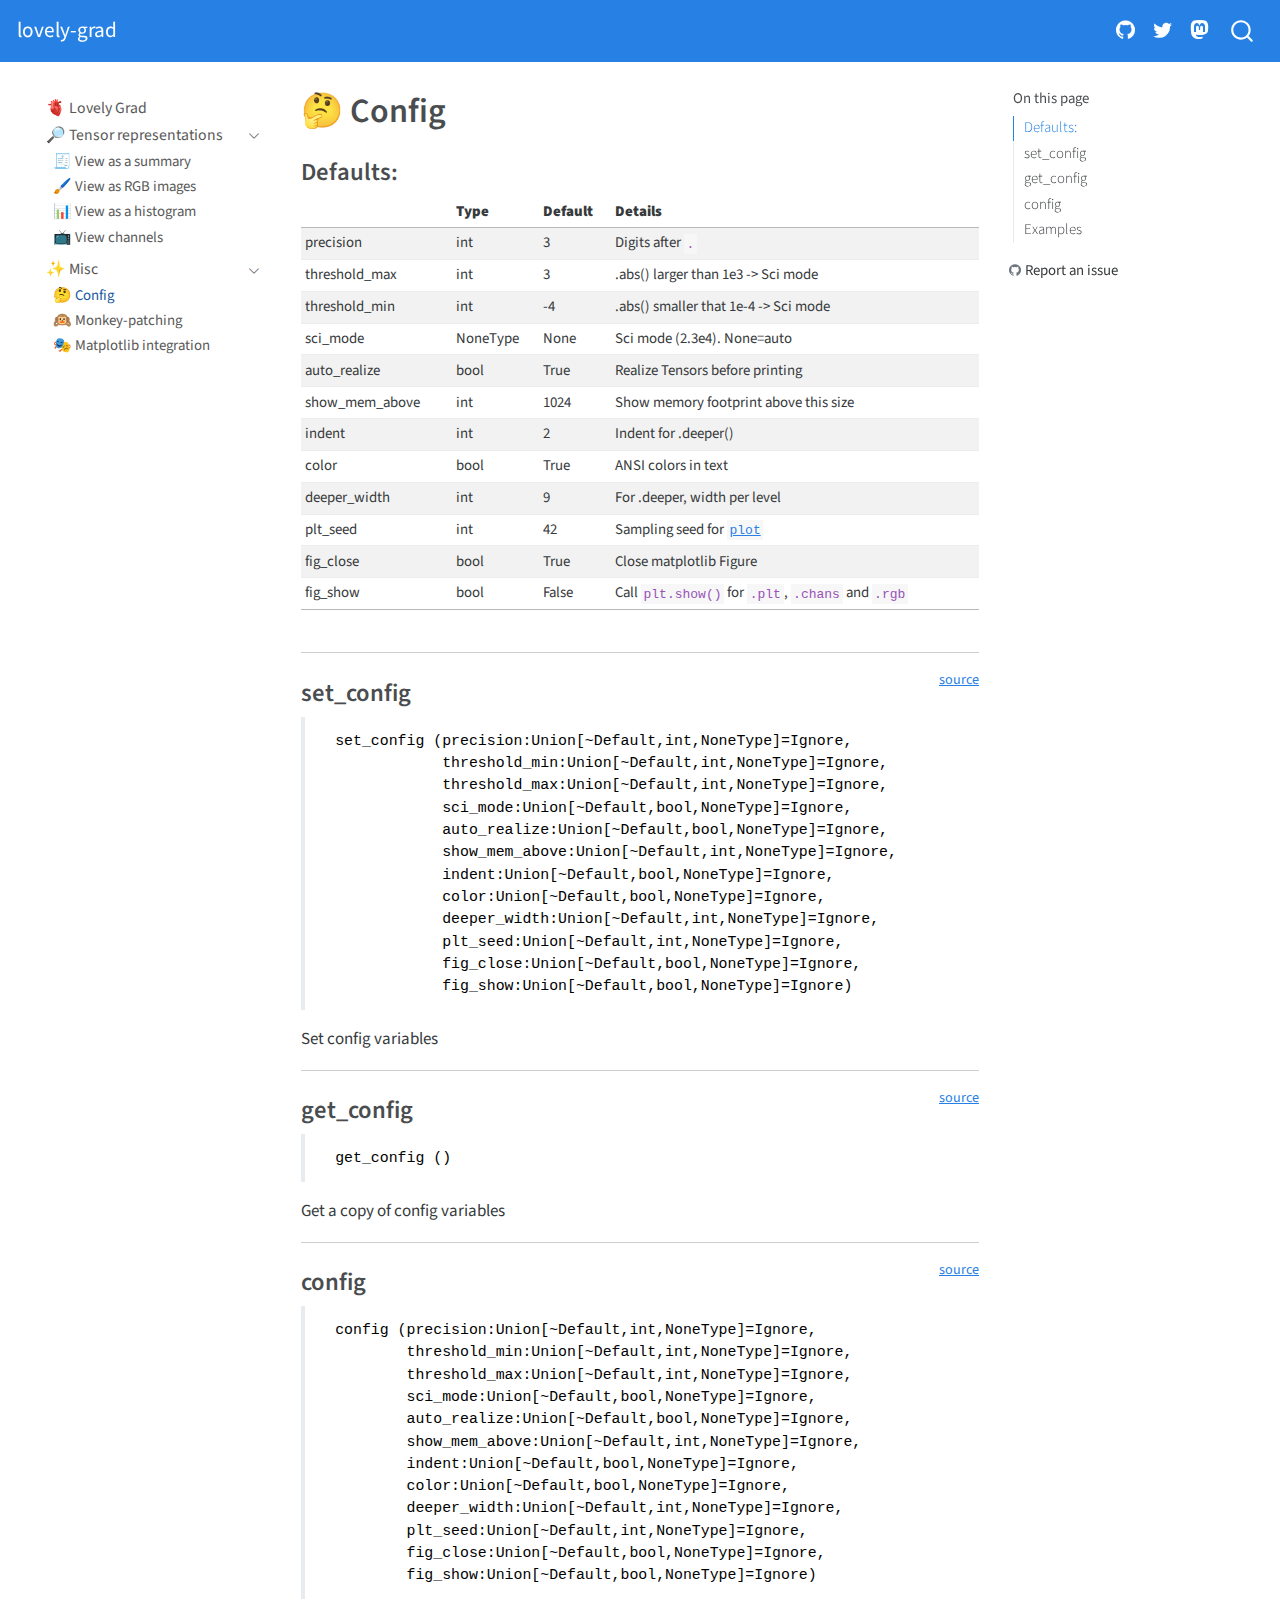
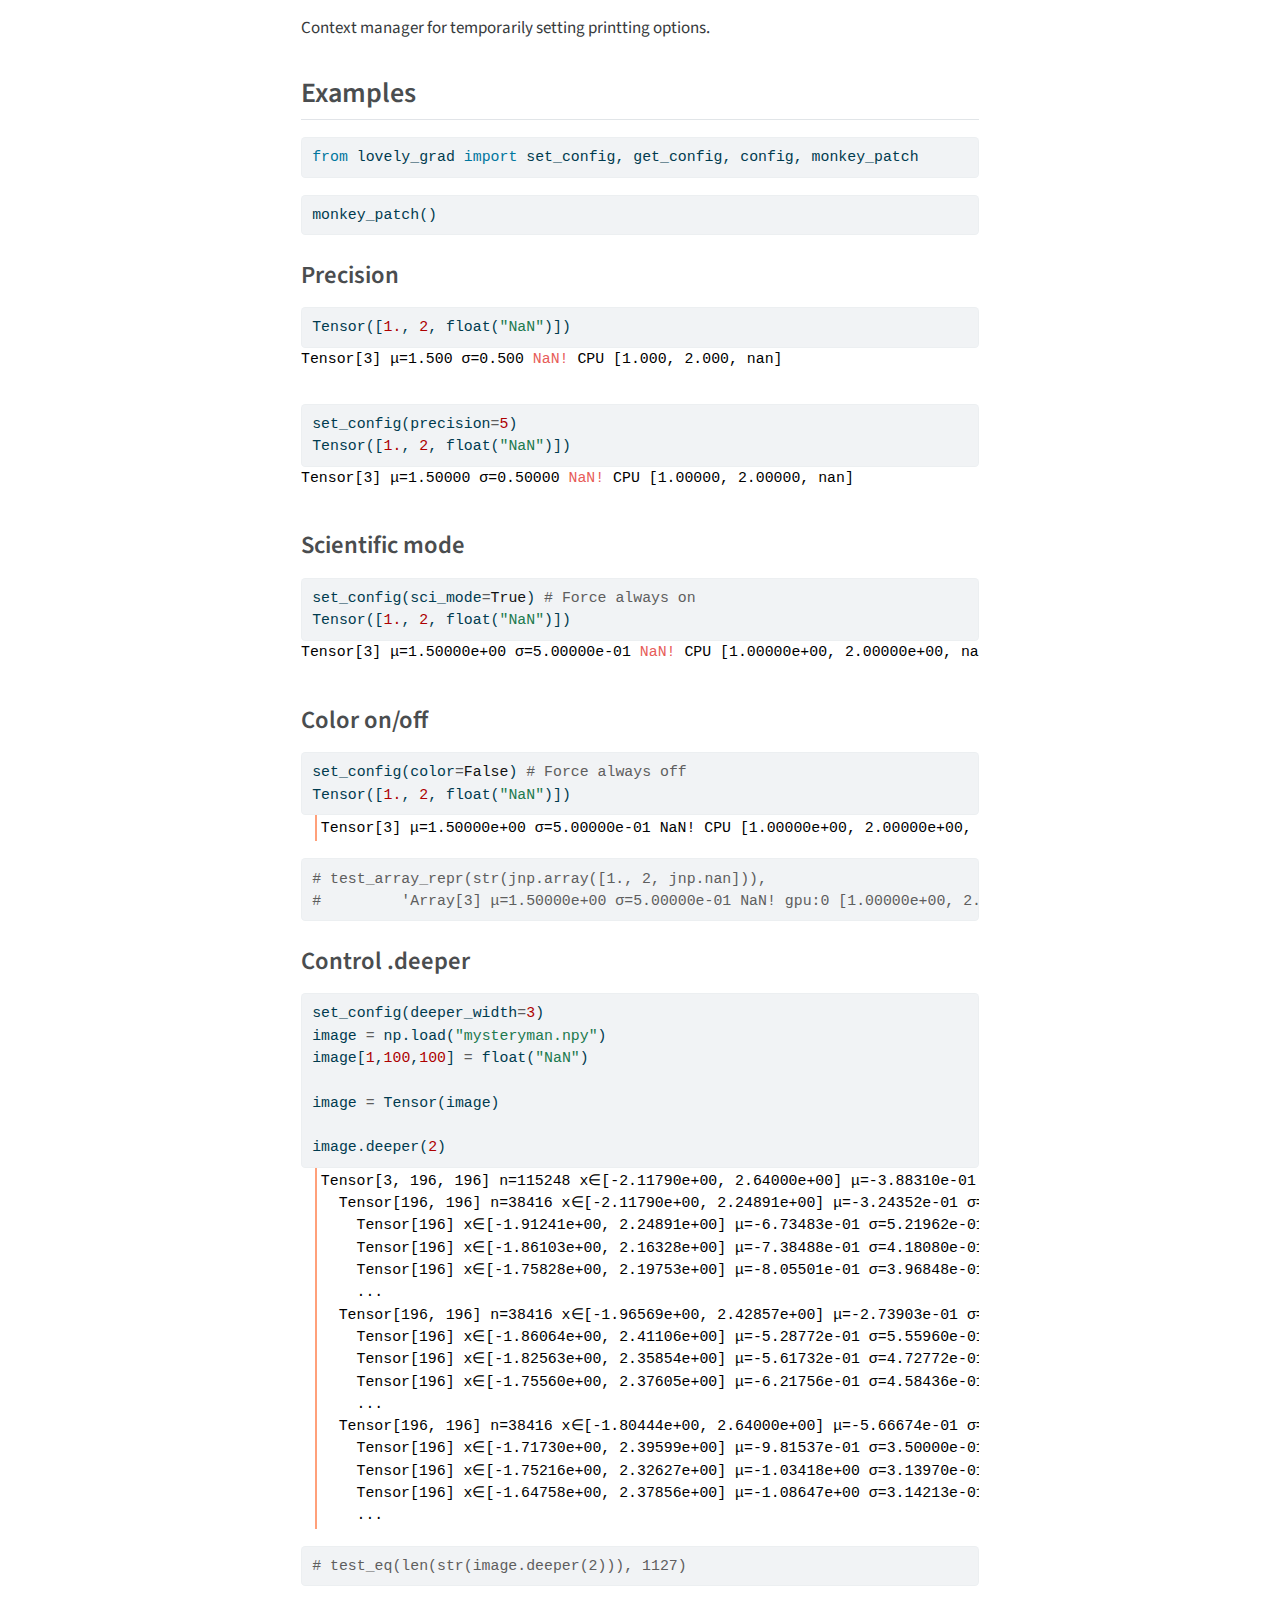
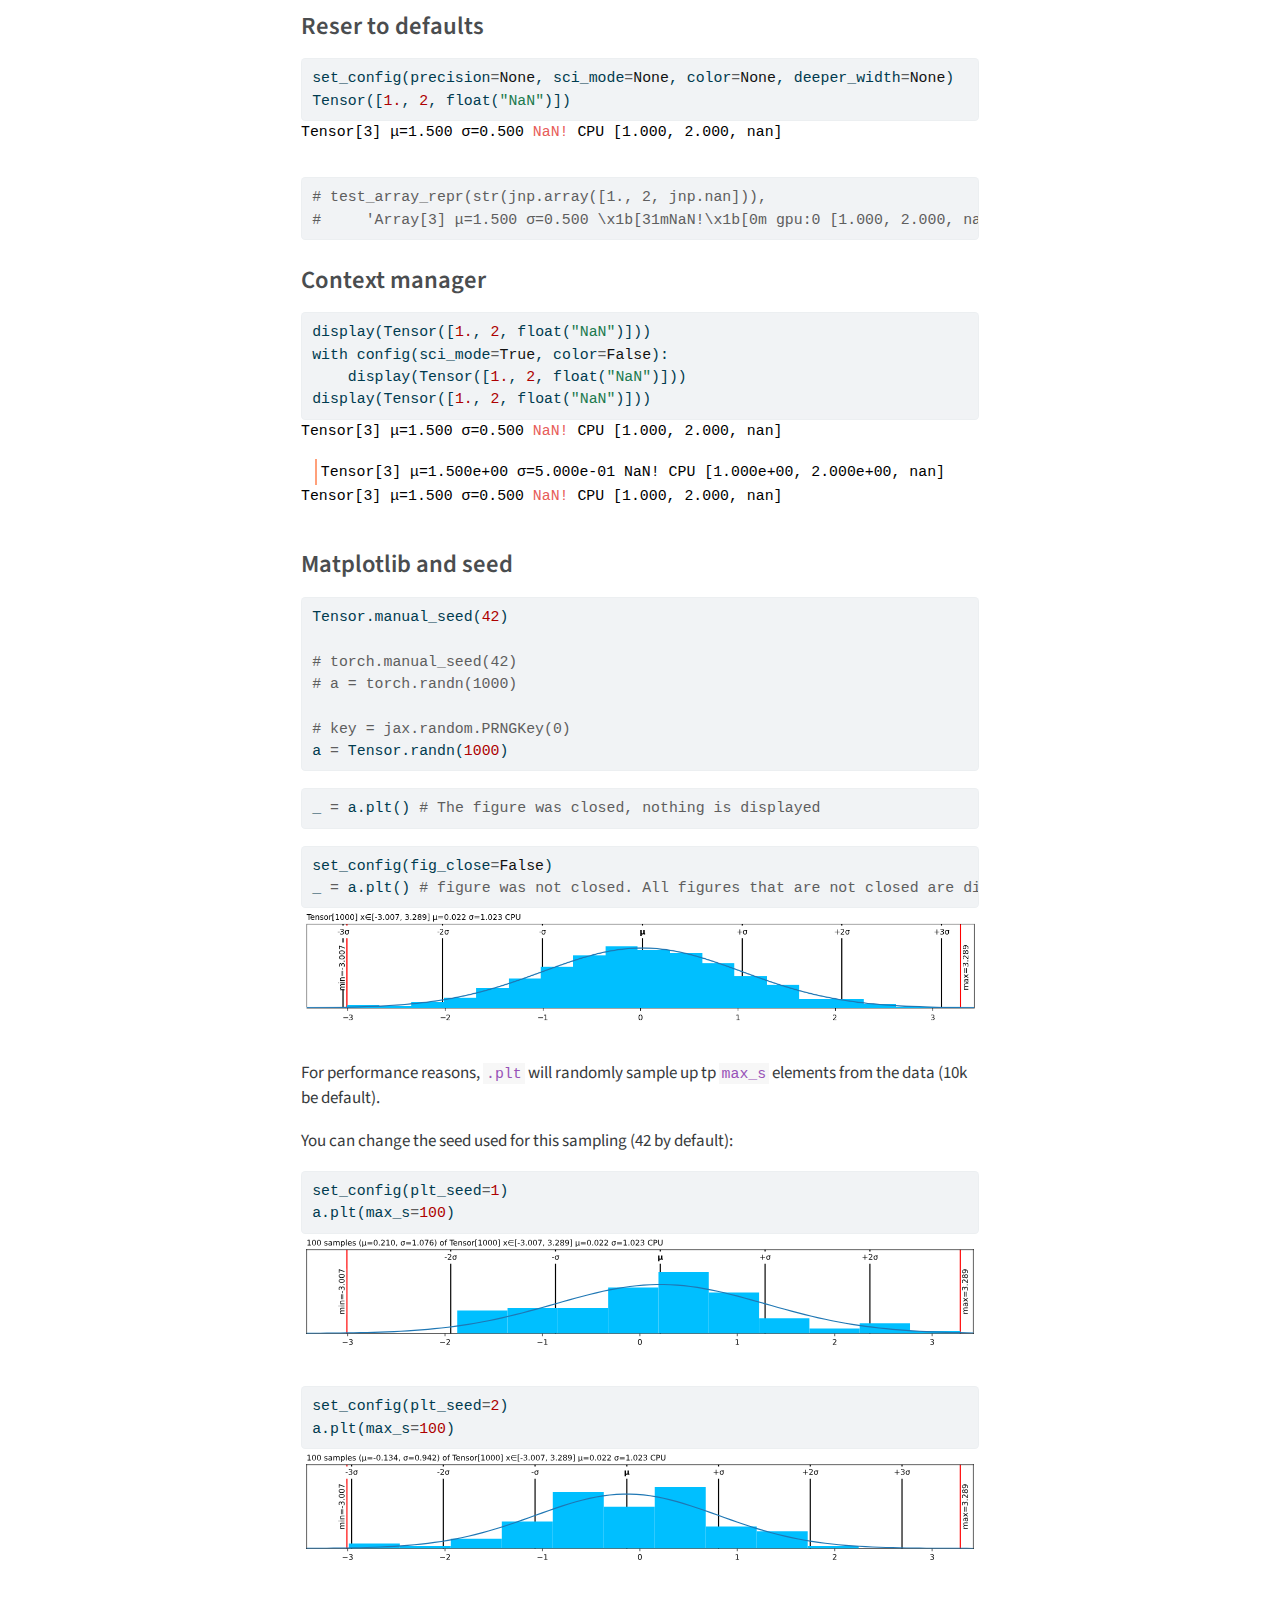
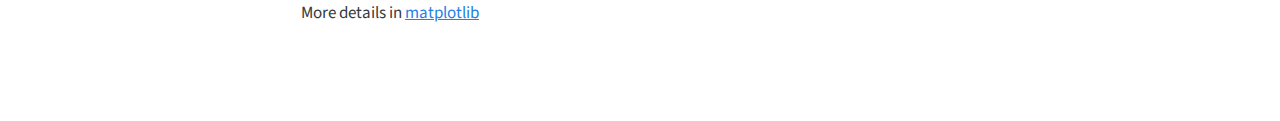
<file: utils.config.html>
<!DOCTYPE html>
<html xmlns="http://www.w3.org/1999/xhtml" lang="en" xml:lang="en"><head>

<meta charset="utf-8">
<meta name="generator" content="quarto-1.3.450">

<meta name="viewport" content="width=device-width, initial-scale=1.0, user-scalable=yes">


<title>lovely-grad - 🤔 Config</title>
<style>
code{white-space: pre-wrap;}
span.smallcaps{font-variant: small-caps;}
div.columns{display: flex; gap: min(4vw, 1.5em);}
div.column{flex: auto; overflow-x: auto;}
div.hanging-indent{margin-left: 1.5em; text-indent: -1.5em;}
ul.task-list{list-style: none;}
ul.task-list li input[type="checkbox"] {
  width: 0.8em;
  margin: 0 0.8em 0.2em -1em; /* quarto-specific, see https://github.com/quarto-dev/quarto-cli/issues/4556 */ 
  vertical-align: middle;
}
/* CSS for syntax highlighting */
pre > code.sourceCode { white-space: pre; position: relative; }
pre > code.sourceCode > span { display: inline-block; line-height: 1.25; }
pre > code.sourceCode > span:empty { height: 1.2em; }
.sourceCode { overflow: visible; }
code.sourceCode > span { color: inherit; text-decoration: inherit; }
div.sourceCode { margin: 1em 0; }
pre.sourceCode { margin: 0; }
@media screen {
div.sourceCode { overflow: auto; }
}
@media print {
pre > code.sourceCode { white-space: pre-wrap; }
pre > code.sourceCode > span { text-indent: -5em; padding-left: 5em; }
}
pre.numberSource code
  { counter-reset: source-line 0; }
pre.numberSource code > span
  { position: relative; left: -4em; counter-increment: source-line; }
pre.numberSource code > span > a:first-child::before
  { content: counter(source-line);
    position: relative; left: -1em; text-align: right; vertical-align: baseline;
    border: none; display: inline-block;
    -webkit-touch-callout: none; -webkit-user-select: none;
    -khtml-user-select: none; -moz-user-select: none;
    -ms-user-select: none; user-select: none;
    padding: 0 4px; width: 4em;
  }
pre.numberSource { margin-left: 3em;  padding-left: 4px; }
div.sourceCode
  {   }
@media screen {
pre > code.sourceCode > span > a:first-child::before { text-decoration: underline; }
}
</style>


<script src="site_libs/quarto-nav/quarto-nav.js"></script>
<script src="site_libs/quarto-nav/headroom.min.js"></script>
<script src="site_libs/clipboard/clipboard.min.js"></script>
<script src="site_libs/quarto-search/autocomplete.umd.js"></script>
<script src="site_libs/quarto-search/fuse.min.js"></script>
<script src="site_libs/quarto-search/quarto-search.js"></script>
<meta name="quarto:offset" content="./">
<script src="site_libs/quarto-html/quarto.js"></script>
<script src="site_libs/quarto-html/popper.min.js"></script>
<script src="site_libs/quarto-html/tippy.umd.min.js"></script>
<script src="site_libs/quarto-html/anchor.min.js"></script>
<link href="site_libs/quarto-html/tippy.css" rel="stylesheet">
<link href="site_libs/quarto-html/quarto-syntax-highlighting.css" rel="stylesheet" id="quarto-text-highlighting-styles">
<script src="site_libs/bootstrap/bootstrap.min.js"></script>
<link href="site_libs/bootstrap/bootstrap-icons.css" rel="stylesheet">
<link href="site_libs/bootstrap/bootstrap.min.css" rel="stylesheet" id="quarto-bootstrap" data-mode="light">
<script id="quarto-search-options" type="application/json">{
  "location": "navbar",
  "copy-button": false,
  "collapse-after": 3,
  "panel-placement": "end",
  "type": "overlay",
  "limit": 20,
  "language": {
    "search-no-results-text": "No results",
    "search-matching-documents-text": "matching documents",
    "search-copy-link-title": "Copy link to search",
    "search-hide-matches-text": "Hide additional matches",
    "search-more-match-text": "more match in this document",
    "search-more-matches-text": "more matches in this document",
    "search-clear-button-title": "Clear",
    "search-detached-cancel-button-title": "Cancel",
    "search-submit-button-title": "Submit",
    "search-label": "Search"
  }
}</script>


<link rel="stylesheet" href="styles.css">
<meta property="og:title" content="lovely-grad - 🤔 Config">
<meta property="og:description" content="">
<meta property="og:image" content="https://xl0.github.io/lovely-grad/03a_utils.config_files/figure-html/cell-20-output-1.png">
<meta property="og:site-name" content="lovely-grad">
<meta property="og:image:height" content="211">
<meta property="og:image:width" content="1211">
<meta name="twitter:title" content="lovely-grad - 🤔 Config">
<meta name="twitter:description" content="">
<meta name="twitter:image" content="https://xl0.github.io/lovely-grad/03a_utils.config_files/figure-html/cell-20-output-1.png">
<meta name="twitter:image-height" content="211">
<meta name="twitter:image-width" content="1211">
<meta name="twitter:card" content="summary_large_image">
</head>

<body class="nav-sidebar floating nav-fixed">

<div id="quarto-search-results"></div>
  <header id="quarto-header" class="headroom fixed-top">
    <nav class="navbar navbar-expand-lg navbar-dark ">
      <div class="navbar-container container-fluid">
      <div class="navbar-brand-container">
    <a class="navbar-brand" href="./index.html">
    <span class="navbar-title">lovely-grad</span>
    </a>
  </div>
            <div id="quarto-search" class="" title="Search"></div>
          <button class="navbar-toggler" type="button" data-bs-toggle="collapse" data-bs-target="#navbarCollapse" aria-controls="navbarCollapse" aria-expanded="false" aria-label="Toggle navigation" onclick="if (window.quartoToggleHeadroom) { window.quartoToggleHeadroom(); }">
  <span class="navbar-toggler-icon"></span>
</button>
          <div class="collapse navbar-collapse" id="navbarCollapse">
            <ul class="navbar-nav navbar-nav-scroll ms-auto">
  <li class="nav-item compact">
    <a class="nav-link" href="http://github.com/xl0/lovely-gard" rel="" target=""><i class="bi bi-github" role="img">
</i> 
 <span class="menu-text"></span></a>
  </li>  
  <li class="nav-item compact">
    <a class="nav-link" href="https://twitter.com/xl0xl0xl0" rel="" target=""><i class="bi bi-twitter" role="img">
</i> 
 <span class="menu-text"></span></a>
  </li>  
  <li class="nav-item compact">
    <a class="nav-link" href="https://sigmoid.social/@xl0" rel="" target=""><i class="bi bi-mastodon" role="img">
</i> 
 <span class="menu-text"></span></a>
  </li>  
</ul>
            <div class="quarto-navbar-tools">
</div>
          </div> <!-- /navcollapse -->
      </div> <!-- /container-fluid -->
    </nav>
  <nav class="quarto-secondary-nav">
    <div class="container-fluid d-flex">
      <button type="button" class="quarto-btn-toggle btn" data-bs-toggle="collapse" data-bs-target="#quarto-sidebar,#quarto-sidebar-glass" aria-controls="quarto-sidebar" aria-expanded="false" aria-label="Toggle sidebar navigation" onclick="if (window.quartoToggleHeadroom) { window.quartoToggleHeadroom(); }">
        <i class="bi bi-layout-text-sidebar-reverse"></i>
      </button>
      <nav class="quarto-page-breadcrumbs" aria-label="breadcrumb"><ol class="breadcrumb"><li class="breadcrumb-item"><a href="./utils.config.html">✨ Misc</a></li><li class="breadcrumb-item"><a href="./utils.config.html">🤔 Config</a></li></ol></nav>
      <a class="flex-grow-1" role="button" data-bs-toggle="collapse" data-bs-target="#quarto-sidebar,#quarto-sidebar-glass" aria-controls="quarto-sidebar" aria-expanded="false" aria-label="Toggle sidebar navigation" onclick="if (window.quartoToggleHeadroom) { window.quartoToggleHeadroom(); }">      
      </a>
    </div>
  </nav>
</header>
<!-- content -->
<div id="quarto-content" class="quarto-container page-columns page-rows-contents page-layout-article page-navbar">
<!-- sidebar -->
  <nav id="quarto-sidebar" class="sidebar collapse collapse-horizontal sidebar-navigation floating overflow-auto">
    <div class="sidebar-menu-container"> 
    <ul class="list-unstyled mt-1">
        <li class="sidebar-item">
  <div class="sidebar-item-container"> 
  <a href="./index.html" class="sidebar-item-text sidebar-link">
 <span class="menu-text">🫀 Lovely Grad</span></a>
  </div>
</li>
        <li class="sidebar-item sidebar-item-section">
      <div class="sidebar-item-container"> 
            <a class="sidebar-item-text sidebar-link text-start" data-bs-toggle="collapse" data-bs-target="#quarto-sidebar-section-1" aria-expanded="true">
 <span class="menu-text">🔎 Tensor representations</span></a>
          <a class="sidebar-item-toggle text-start" data-bs-toggle="collapse" data-bs-target="#quarto-sidebar-section-1" aria-expanded="true" aria-label="Toggle section">
            <i class="bi bi-chevron-right ms-2"></i>
          </a> 
      </div>
      <ul id="quarto-sidebar-section-1" class="collapse list-unstyled sidebar-section depth1 show">  
          <li class="sidebar-item">
  <div class="sidebar-item-container"> 
  <a href="./repr_str.html" class="sidebar-item-text sidebar-link">
 <span class="menu-text">🧾 View as a summary</span></a>
  </div>
</li>
          <li class="sidebar-item">
  <div class="sidebar-item-container"> 
  <a href="./repr_rgb.html" class="sidebar-item-text sidebar-link">
 <span class="menu-text">🖌️ View as RGB images</span></a>
  </div>
</li>
          <li class="sidebar-item">
  <div class="sidebar-item-container"> 
  <a href="./repr_plt.html" class="sidebar-item-text sidebar-link">
 <span class="menu-text">📊 View as a histogram</span></a>
  </div>
</li>
          <li class="sidebar-item">
  <div class="sidebar-item-container"> 
  <a href="./repr_chans.html" class="sidebar-item-text sidebar-link">
 <span class="menu-text">📺 View channels</span></a>
  </div>
</li>
      </ul>
  </li>
        <li class="sidebar-item sidebar-item-section">
      <div class="sidebar-item-container"> 
            <a class="sidebar-item-text sidebar-link text-start" data-bs-toggle="collapse" data-bs-target="#quarto-sidebar-section-2" aria-expanded="true">
 <span class="menu-text">✨ Misc</span></a>
          <a class="sidebar-item-toggle text-start" data-bs-toggle="collapse" data-bs-target="#quarto-sidebar-section-2" aria-expanded="true" aria-label="Toggle section">
            <i class="bi bi-chevron-right ms-2"></i>
          </a> 
      </div>
      <ul id="quarto-sidebar-section-2" class="collapse list-unstyled sidebar-section depth1 show">  
          <li class="sidebar-item">
  <div class="sidebar-item-container"> 
  <a href="./utils.config.html" class="sidebar-item-text sidebar-link active">
 <span class="menu-text">🤔 Config</span></a>
  </div>
</li>
          <li class="sidebar-item">
  <div class="sidebar-item-container"> 
  <a href="./patch.html" class="sidebar-item-text sidebar-link">
 <span class="menu-text">🙉 Monkey-patching</span></a>
  </div>
</li>
          <li class="sidebar-item">
  <div class="sidebar-item-container"> 
  <a href="./matplotlib.html" class="sidebar-item-text sidebar-link">
 <span class="menu-text">🎭 Matplotlib integration</span></a>
  </div>
</li>
      </ul>
  </li>
    </ul>
    </div>
</nav>
<div id="quarto-sidebar-glass" data-bs-toggle="collapse" data-bs-target="#quarto-sidebar,#quarto-sidebar-glass"></div>
<!-- margin-sidebar -->
    <div id="quarto-margin-sidebar" class="sidebar margin-sidebar">
        <nav id="TOC" role="doc-toc" class="toc-active">
    <h2 id="toc-title">On this page</h2>
   
  <ul>
  <li><a href="#defaults" id="toc-defaults" class="nav-link active" data-scroll-target="#defaults">Defaults:</a></li>
  <li><a href="#set_config" id="toc-set_config" class="nav-link" data-scroll-target="#set_config">set_config</a></li>
  <li><a href="#get_config" id="toc-get_config" class="nav-link" data-scroll-target="#get_config">get_config</a></li>
  <li><a href="#config" id="toc-config" class="nav-link" data-scroll-target="#config">config</a></li>
  <li><a href="#examples" id="toc-examples" class="nav-link" data-scroll-target="#examples">Examples</a>
  <ul class="collapse">
  <li><a href="#precision" id="toc-precision" class="nav-link" data-scroll-target="#precision">Precision</a></li>
  <li><a href="#scientific-mode" id="toc-scientific-mode" class="nav-link" data-scroll-target="#scientific-mode">Scientific mode</a></li>
  <li><a href="#color-onoff" id="toc-color-onoff" class="nav-link" data-scroll-target="#color-onoff">Color on/off</a></li>
  <li><a href="#control-.deeper" id="toc-control-.deeper" class="nav-link" data-scroll-target="#control-.deeper">Control .deeper</a></li>
  <li><a href="#reser-to-defaults" id="toc-reser-to-defaults" class="nav-link" data-scroll-target="#reser-to-defaults">Reser to defaults</a></li>
  <li><a href="#context-manager" id="toc-context-manager" class="nav-link" data-scroll-target="#context-manager">Context manager</a></li>
  <li><a href="#matplotlib-and-seed" id="toc-matplotlib-and-seed" class="nav-link" data-scroll-target="#matplotlib-and-seed">Matplotlib and seed</a></li>
  </ul></li>
  </ul>
<div class="toc-actions"><div><i class="bi bi-github"></i></div><div class="action-links"><p><a href="https://github.com/xl0/lovely-grad/issues/new" class="toc-action">Report an issue</a></p></div></div></nav>
    </div>
<!-- main -->
<main class="content" id="quarto-document-content">

<header id="title-block-header" class="quarto-title-block default">
<div class="quarto-title">
<h1 class="title">🤔 Config</h1>
</div>



<div class="quarto-title-meta">

    
  
    
  </div>
  

</header>

<!-- WARNING: THIS FILE WAS AUTOGENERATED! DO NOT EDIT! -->
<section id="defaults" class="level3">
<h3 class="anchored" data-anchor-id="defaults">Defaults:</h3>
<div class="cell">
<div class="cell-output cell-output-display">
<table class="table table-sm table-striped small">
<thead>
<tr class="header">
<th></th>
<th><strong>Type</strong></th>
<th><strong>Default</strong></th>
<th><strong>Details</strong></th>
</tr>
</thead>
<tbody>
<tr class="odd">
<td>precision</td>
<td>int</td>
<td>3</td>
<td>Digits after <code>.</code></td>
</tr>
<tr class="even">
<td>threshold_max</td>
<td>int</td>
<td>3</td>
<td>.abs() larger than 1e3 -&gt; Sci mode</td>
</tr>
<tr class="odd">
<td>threshold_min</td>
<td>int</td>
<td>-4</td>
<td>.abs() smaller that 1e-4 -&gt; Sci mode</td>
</tr>
<tr class="even">
<td>sci_mode</td>
<td>NoneType</td>
<td>None</td>
<td>Sci mode (2.3e4). None=auto</td>
</tr>
<tr class="odd">
<td>auto_realize</td>
<td>bool</td>
<td>True</td>
<td>Realize Tensors before printing</td>
</tr>
<tr class="even">
<td>show_mem_above</td>
<td>int</td>
<td>1024</td>
<td>Show memory footprint above this size</td>
</tr>
<tr class="odd">
<td>indent</td>
<td>int</td>
<td>2</td>
<td>Indent for .deeper()</td>
</tr>
<tr class="even">
<td>color</td>
<td>bool</td>
<td>True</td>
<td>ANSI colors in text</td>
</tr>
<tr class="odd">
<td>deeper_width</td>
<td>int</td>
<td>9</td>
<td>For .deeper, width per level</td>
</tr>
<tr class="even">
<td>plt_seed</td>
<td>int</td>
<td>42</td>
<td>Sampling seed for <a href="https://xl0.github.io/lovely-grad/repr_plt.html#plot"><code>plot</code></a></td>
</tr>
<tr class="odd">
<td>fig_close</td>
<td>bool</td>
<td>True</td>
<td>Close matplotlib Figure</td>
</tr>
<tr class="even">
<td>fig_show</td>
<td>bool</td>
<td>False</td>
<td>Call <code>plt.show()</code> for <code>.plt</code>, <code>.chans</code> and <code>.rgb</code></td>
</tr>
</tbody>
</table>
</div>
</div>
<hr>
<p><a href="https://github.com/xl0/lovely-grad/blob/master/lovely_grad/utils/config.py#L45" target="_blank" style="float:right; font-size:smaller">source</a></p>
</section>
<section id="set_config" class="level3">
<h3 class="anchored" data-anchor-id="set_config">set_config</h3>
<blockquote class="blockquote">
<pre><code> set_config (precision:Union[~Default,int,NoneType]=Ignore,
             threshold_min:Union[~Default,int,NoneType]=Ignore,
             threshold_max:Union[~Default,int,NoneType]=Ignore,
             sci_mode:Union[~Default,bool,NoneType]=Ignore,
             auto_realize:Union[~Default,bool,NoneType]=Ignore,
             show_mem_above:Union[~Default,int,NoneType]=Ignore,
             indent:Union[~Default,bool,NoneType]=Ignore,
             color:Union[~Default,bool,NoneType]=Ignore,
             deeper_width:Union[~Default,int,NoneType]=Ignore,
             plt_seed:Union[~Default,int,NoneType]=Ignore,
             fig_close:Union[~Default,bool,NoneType]=Ignore,
             fig_show:Union[~Default,bool,NoneType]=Ignore)</code></pre>
</blockquote>
<p>Set config variables</p>
<hr>
<p><a href="https://github.com/xl0/lovely-grad/blob/master/lovely_grad/utils/config.py#L69" target="_blank" style="float:right; font-size:smaller">source</a></p>
</section>
<section id="get_config" class="level3">
<h3 class="anchored" data-anchor-id="get_config">get_config</h3>
<blockquote class="blockquote">
<pre><code> get_config ()</code></pre>
</blockquote>
<p>Get a copy of config variables</p>
<hr>
<p><a href="https://github.com/xl0/lovely-grad/blob/master/lovely_grad/utils/config.py#L75" target="_blank" style="float:right; font-size:smaller">source</a></p>
</section>
<section id="config" class="level3">
<h3 class="anchored" data-anchor-id="config">config</h3>
<blockquote class="blockquote">
<pre><code> config (precision:Union[~Default,int,NoneType]=Ignore,
         threshold_min:Union[~Default,int,NoneType]=Ignore,
         threshold_max:Union[~Default,int,NoneType]=Ignore,
         sci_mode:Union[~Default,bool,NoneType]=Ignore,
         auto_realize:Union[~Default,bool,NoneType]=Ignore,
         show_mem_above:Union[~Default,int,NoneType]=Ignore,
         indent:Union[~Default,bool,NoneType]=Ignore,
         color:Union[~Default,bool,NoneType]=Ignore,
         deeper_width:Union[~Default,int,NoneType]=Ignore,
         plt_seed:Union[~Default,int,NoneType]=Ignore,
         fig_close:Union[~Default,bool,NoneType]=Ignore,
         fig_show:Union[~Default,bool,NoneType]=Ignore)</code></pre>
</blockquote>
<p>Context manager for temporarily setting printting options.</p>
</section>
<section id="examples" class="level2">
<h2 class="anchored" data-anchor-id="examples">Examples</h2>
<div class="cell">
<div class="sourceCode cell-code" id="cb4"><pre class="sourceCode python code-with-copy"><code class="sourceCode python"><span id="cb4-1"><a href="#cb4-1" aria-hidden="true" tabindex="-1"></a><span class="im">from</span> lovely_grad <span class="im">import</span> set_config, get_config, config, monkey_patch</span></code><button title="Copy to Clipboard" class="code-copy-button"><i class="bi"></i></button></pre></div>
</div>
<div class="cell">
<div class="sourceCode cell-code" id="cb5"><pre class="sourceCode python code-with-copy"><code class="sourceCode python"><span id="cb5-1"><a href="#cb5-1" aria-hidden="true" tabindex="-1"></a>monkey_patch()</span></code><button title="Copy to Clipboard" class="code-copy-button"><i class="bi"></i></button></pre></div>
</div>
<section id="precision" class="level3">
<h3 class="anchored" data-anchor-id="precision">Precision</h3>
<div class="cell">
<div class="sourceCode cell-code" id="cb6"><pre class="sourceCode python code-with-copy"><code class="sourceCode python"><span id="cb6-1"><a href="#cb6-1" aria-hidden="true" tabindex="-1"></a>Tensor([<span class="fl">1.</span>, <span class="dv">2</span>, <span class="bu">float</span>(<span class="st">"NaN"</span>)])</span></code><button title="Copy to Clipboard" class="code-copy-button"><i class="bi"></i></button></pre></div>
<div class="cell-output cell-output-display">
<div class="ansi-escaped-output">
<pre>Tensor[3] μ=1.500 σ=0.500 <span class="ansi-red-fg">NaN!</span> CPU [1.000, 2.000, nan]</pre>
</div>
</div>
</div>
<div class="cell">
<div class="sourceCode cell-code" id="cb7"><pre class="sourceCode python code-with-copy"><code class="sourceCode python"><span id="cb7-1"><a href="#cb7-1" aria-hidden="true" tabindex="-1"></a>set_config(precision<span class="op">=</span><span class="dv">5</span>)</span>
<span id="cb7-2"><a href="#cb7-2" aria-hidden="true" tabindex="-1"></a>Tensor([<span class="fl">1.</span>, <span class="dv">2</span>, <span class="bu">float</span>(<span class="st">"NaN"</span>)])</span></code><button title="Copy to Clipboard" class="code-copy-button"><i class="bi"></i></button></pre></div>
<div class="cell-output cell-output-display">
<div class="ansi-escaped-output">
<pre>Tensor[3] μ=1.50000 σ=0.50000 <span class="ansi-red-fg">NaN!</span> CPU [1.00000, 2.00000, nan]</pre>
</div>
</div>
</div>
</section>
<section id="scientific-mode" class="level3">
<h3 class="anchored" data-anchor-id="scientific-mode">Scientific mode</h3>
<div class="cell">
<div class="sourceCode cell-code" id="cb8"><pre class="sourceCode python code-with-copy"><code class="sourceCode python"><span id="cb8-1"><a href="#cb8-1" aria-hidden="true" tabindex="-1"></a>set_config(sci_mode<span class="op">=</span><span class="va">True</span>) <span class="co"># Force always on</span></span>
<span id="cb8-2"><a href="#cb8-2" aria-hidden="true" tabindex="-1"></a>Tensor([<span class="fl">1.</span>, <span class="dv">2</span>, <span class="bu">float</span>(<span class="st">"NaN"</span>)])</span></code><button title="Copy to Clipboard" class="code-copy-button"><i class="bi"></i></button></pre></div>
<div class="cell-output cell-output-display">
<div class="ansi-escaped-output">
<pre>Tensor[3] μ=1.50000e+00 σ=5.00000e-01 <span class="ansi-red-fg">NaN!</span> CPU [1.00000e+00, 2.00000e+00, nan]</pre>
</div>
</div>
</div>
</section>
<section id="color-onoff" class="level3">
<h3 class="anchored" data-anchor-id="color-onoff">Color on/off</h3>
<div class="cell">
<div class="sourceCode cell-code" id="cb9"><pre class="sourceCode python code-with-copy"><code class="sourceCode python"><span id="cb9-1"><a href="#cb9-1" aria-hidden="true" tabindex="-1"></a>set_config(color<span class="op">=</span><span class="va">False</span>) <span class="co"># Force always off</span></span>
<span id="cb9-2"><a href="#cb9-2" aria-hidden="true" tabindex="-1"></a>Tensor([<span class="fl">1.</span>, <span class="dv">2</span>, <span class="bu">float</span>(<span class="st">"NaN"</span>)])</span></code><button title="Copy to Clipboard" class="code-copy-button"><i class="bi"></i></button></pre></div>
<div class="cell-output cell-output-display">
<pre><code>Tensor[3] μ=1.50000e+00 σ=5.00000e-01 NaN! CPU [1.00000e+00, 2.00000e+00, nan]</code></pre>
</div>
</div>
<div class="cell">
<div class="sourceCode cell-code" id="cb11"><pre class="sourceCode python code-with-copy"><code class="sourceCode python"><span id="cb11-1"><a href="#cb11-1" aria-hidden="true" tabindex="-1"></a><span class="co"># test_array_repr(str(jnp.array([1., 2, jnp.nan])),</span></span>
<span id="cb11-2"><a href="#cb11-2" aria-hidden="true" tabindex="-1"></a><span class="co">#         'Array[3] μ=1.50000e+00 σ=5.00000e-01 NaN! gpu:0 [1.00000e+00, 2.00000e+00, nan]')</span></span></code><button title="Copy to Clipboard" class="code-copy-button"><i class="bi"></i></button></pre></div>
</div>
</section>
<section id="control-.deeper" class="level3">
<h3 class="anchored" data-anchor-id="control-.deeper">Control .deeper</h3>
<div class="cell">
<div class="sourceCode cell-code" id="cb12"><pre class="sourceCode python code-with-copy"><code class="sourceCode python"><span id="cb12-1"><a href="#cb12-1" aria-hidden="true" tabindex="-1"></a>set_config(deeper_width<span class="op">=</span><span class="dv">3</span>) </span>
<span id="cb12-2"><a href="#cb12-2" aria-hidden="true" tabindex="-1"></a>image <span class="op">=</span> np.load(<span class="st">"mysteryman.npy"</span>)</span>
<span id="cb12-3"><a href="#cb12-3" aria-hidden="true" tabindex="-1"></a>image[<span class="dv">1</span>,<span class="dv">100</span>,<span class="dv">100</span>] <span class="op">=</span> <span class="bu">float</span>(<span class="st">"NaN"</span>)</span>
<span id="cb12-4"><a href="#cb12-4" aria-hidden="true" tabindex="-1"></a></span>
<span id="cb12-5"><a href="#cb12-5" aria-hidden="true" tabindex="-1"></a>image <span class="op">=</span> Tensor(image)</span>
<span id="cb12-6"><a href="#cb12-6" aria-hidden="true" tabindex="-1"></a></span>
<span id="cb12-7"><a href="#cb12-7" aria-hidden="true" tabindex="-1"></a>image.deeper(<span class="dv">2</span>)</span></code><button title="Copy to Clipboard" class="code-copy-button"><i class="bi"></i></button></pre></div>
<div class="cell-output cell-output-display">
<pre><code>Tensor[3, 196, 196] n=115248 x∈[-2.11790e+00, 2.64000e+00] μ=-3.88310e-01 σ=1.07318e+00 NaN! CPU
  Tensor[196, 196] n=38416 x∈[-2.11790e+00, 2.24891e+00] μ=-3.24352e-01 σ=1.03588e+00 CPU
    Tensor[196] x∈[-1.91241e+00, 2.24891e+00] μ=-6.73483e-01 σ=5.21962e-01 CPU
    Tensor[196] x∈[-1.86103e+00, 2.16328e+00] μ=-7.38488e-01 σ=4.18080e-01 CPU
    Tensor[196] x∈[-1.75828e+00, 2.19753e+00] μ=-8.05501e-01 σ=3.96848e-01 CPU
    ...
  Tensor[196, 196] n=38416 x∈[-1.96569e+00, 2.42857e+00] μ=-2.73903e-01 σ=9.72652e-01 NaN! CPU
    Tensor[196] x∈[-1.86064e+00, 2.41106e+00] μ=-5.28772e-01 σ=5.55960e-01 CPU
    Tensor[196] x∈[-1.82563e+00, 2.35854e+00] μ=-5.61732e-01 σ=4.72772e-01 CPU
    Tensor[196] x∈[-1.75560e+00, 2.37605e+00] μ=-6.21756e-01 σ=4.58436e-01 CPU
    ...
  Tensor[196, 196] n=38416 x∈[-1.80444e+00, 2.64000e+00] μ=-5.66674e-01 σ=1.17776e+00 CPU
    Tensor[196] x∈[-1.71730e+00, 2.39599e+00] μ=-9.81537e-01 σ=3.50000e-01 CPU
    Tensor[196] x∈[-1.75216e+00, 2.32627e+00] μ=-1.03418e+00 σ=3.13970e-01 CPU
    Tensor[196] x∈[-1.64758e+00, 2.37856e+00] μ=-1.08647e+00 σ=3.14213e-01 CPU
    ...</code></pre>
</div>
</div>
<div class="cell">
<div class="sourceCode cell-code" id="cb14"><pre class="sourceCode python code-with-copy"><code class="sourceCode python"><span id="cb14-1"><a href="#cb14-1" aria-hidden="true" tabindex="-1"></a><span class="co"># test_eq(len(str(image.deeper(2))), 1127)</span></span></code><button title="Copy to Clipboard" class="code-copy-button"><i class="bi"></i></button></pre></div>
</div>
</section>
<section id="reser-to-defaults" class="level3">
<h3 class="anchored" data-anchor-id="reser-to-defaults">Reser to defaults</h3>
<div class="cell">
<div class="sourceCode cell-code" id="cb15"><pre class="sourceCode python code-with-copy"><code class="sourceCode python"><span id="cb15-1"><a href="#cb15-1" aria-hidden="true" tabindex="-1"></a>set_config(precision<span class="op">=</span><span class="va">None</span>, sci_mode<span class="op">=</span><span class="va">None</span>, color<span class="op">=</span><span class="va">None</span>, deeper_width<span class="op">=</span><span class="va">None</span>)</span>
<span id="cb15-2"><a href="#cb15-2" aria-hidden="true" tabindex="-1"></a>Tensor([<span class="fl">1.</span>, <span class="dv">2</span>, <span class="bu">float</span>(<span class="st">"NaN"</span>)])</span></code><button title="Copy to Clipboard" class="code-copy-button"><i class="bi"></i></button></pre></div>
<div class="cell-output cell-output-display">
<div class="ansi-escaped-output">
<pre>Tensor[3] μ=1.500 σ=0.500 <span class="ansi-red-fg">NaN!</span> CPU [1.000, 2.000, nan]</pre>
</div>
</div>
</div>
<div class="cell">
<div class="sourceCode cell-code" id="cb16"><pre class="sourceCode python code-with-copy"><code class="sourceCode python"><span id="cb16-1"><a href="#cb16-1" aria-hidden="true" tabindex="-1"></a><span class="co"># test_array_repr(str(jnp.array([1., 2, jnp.nan])),</span></span>
<span id="cb16-2"><a href="#cb16-2" aria-hidden="true" tabindex="-1"></a><span class="co">#     'Array[3] μ=1.500 σ=0.500 \x1b[31mNaN!\x1b[0m gpu:0 [1.000, 2.000, nan]')</span></span></code><button title="Copy to Clipboard" class="code-copy-button"><i class="bi"></i></button></pre></div>
</div>
</section>
<section id="context-manager" class="level3">
<h3 class="anchored" data-anchor-id="context-manager">Context manager</h3>
<div class="cell">
<div class="sourceCode cell-code" id="cb17"><pre class="sourceCode python code-with-copy"><code class="sourceCode python"><span id="cb17-1"><a href="#cb17-1" aria-hidden="true" tabindex="-1"></a>display(Tensor([<span class="fl">1.</span>, <span class="dv">2</span>, <span class="bu">float</span>(<span class="st">"NaN"</span>)]))</span>
<span id="cb17-2"><a href="#cb17-2" aria-hidden="true" tabindex="-1"></a><span class="cf">with</span> config(sci_mode<span class="op">=</span><span class="va">True</span>, color<span class="op">=</span><span class="va">False</span>):</span>
<span id="cb17-3"><a href="#cb17-3" aria-hidden="true" tabindex="-1"></a>    display(Tensor([<span class="fl">1.</span>, <span class="dv">2</span>, <span class="bu">float</span>(<span class="st">"NaN"</span>)]))</span>
<span id="cb17-4"><a href="#cb17-4" aria-hidden="true" tabindex="-1"></a>display(Tensor([<span class="fl">1.</span>, <span class="dv">2</span>, <span class="bu">float</span>(<span class="st">"NaN"</span>)]))</span></code><button title="Copy to Clipboard" class="code-copy-button"><i class="bi"></i></button></pre></div>
<div class="cell-output cell-output-display">
<div class="ansi-escaped-output">
<pre>Tensor[3] μ=1.500 σ=0.500 <span class="ansi-red-fg">NaN!</span> CPU [1.000, 2.000, nan]</pre>
</div>
</div>
<div class="cell-output cell-output-display">
<pre><code>Tensor[3] μ=1.500e+00 σ=5.000e-01 NaN! CPU [1.000e+00, 2.000e+00, nan]</code></pre>
</div>
<div class="cell-output cell-output-display">
<div class="ansi-escaped-output">
<pre>Tensor[3] μ=1.500 σ=0.500 <span class="ansi-red-fg">NaN!</span> CPU [1.000, 2.000, nan]</pre>
</div>
</div>
</div>
</section>
<section id="matplotlib-and-seed" class="level3">
<h3 class="anchored" data-anchor-id="matplotlib-and-seed">Matplotlib and seed</h3>
<div class="cell">
<div class="sourceCode cell-code" id="cb19"><pre class="sourceCode python code-with-copy"><code class="sourceCode python"><span id="cb19-1"><a href="#cb19-1" aria-hidden="true" tabindex="-1"></a>Tensor.manual_seed(<span class="dv">42</span>)</span>
<span id="cb19-2"><a href="#cb19-2" aria-hidden="true" tabindex="-1"></a></span>
<span id="cb19-3"><a href="#cb19-3" aria-hidden="true" tabindex="-1"></a><span class="co"># torch.manual_seed(42)</span></span>
<span id="cb19-4"><a href="#cb19-4" aria-hidden="true" tabindex="-1"></a><span class="co"># a = torch.randn(1000)</span></span>
<span id="cb19-5"><a href="#cb19-5" aria-hidden="true" tabindex="-1"></a></span>
<span id="cb19-6"><a href="#cb19-6" aria-hidden="true" tabindex="-1"></a><span class="co"># key = jax.random.PRNGKey(0)</span></span>
<span id="cb19-7"><a href="#cb19-7" aria-hidden="true" tabindex="-1"></a>a <span class="op">=</span> Tensor.randn(<span class="dv">1000</span>)</span></code><button title="Copy to Clipboard" class="code-copy-button"><i class="bi"></i></button></pre></div>
</div>
<div class="cell">
<div class="sourceCode cell-code" id="cb20"><pre class="sourceCode python code-with-copy"><code class="sourceCode python"><span id="cb20-1"><a href="#cb20-1" aria-hidden="true" tabindex="-1"></a>_ <span class="op">=</span> a.plt() <span class="co"># The figure was closed, nothing is displayed</span></span></code><button title="Copy to Clipboard" class="code-copy-button"><i class="bi"></i></button></pre></div>
</div>
<div class="cell">
<div class="sourceCode cell-code" id="cb21"><pre class="sourceCode python code-with-copy"><code class="sourceCode python"><span id="cb21-1"><a href="#cb21-1" aria-hidden="true" tabindex="-1"></a>set_config(fig_close<span class="op">=</span><span class="va">False</span>)</span>
<span id="cb21-2"><a href="#cb21-2" aria-hidden="true" tabindex="-1"></a>_ <span class="op">=</span> a.plt() <span class="co"># figure was not closed. All figures that are not closed are displayed after the cell runs.</span></span></code><button title="Copy to Clipboard" class="code-copy-button"><i class="bi"></i></button></pre></div>
<div class="cell-output cell-output-display">
<p><img src="03a_utils.config_files/figure-html/cell-20-output-1.png" class="img-fluid"></p>
</div>
</div>
<p>For performance reasons, <code>.plt</code> will randomly sample up tp <code>max_s</code> elements from the data (10k be default).</p>
<p>You can change the seed used for this sampling (42 by default):</p>
<div class="cell">
<div class="sourceCode cell-code" id="cb22"><pre class="sourceCode python code-with-copy"><code class="sourceCode python"><span id="cb22-1"><a href="#cb22-1" aria-hidden="true" tabindex="-1"></a>set_config(plt_seed<span class="op">=</span><span class="dv">1</span>)</span>
<span id="cb22-2"><a href="#cb22-2" aria-hidden="true" tabindex="-1"></a>a.plt(max_s<span class="op">=</span><span class="dv">100</span>)</span></code><button title="Copy to Clipboard" class="code-copy-button"><i class="bi"></i></button></pre></div>
<div class="cell-output cell-output-display">
<p><img src="03a_utils.config_files/figure-html/cell-21-output-1.svg" class="img-fluid"></p>
</div>
</div>
<div class="cell">
<div class="sourceCode cell-code" id="cb23"><pre class="sourceCode python code-with-copy"><code class="sourceCode python"><span id="cb23-1"><a href="#cb23-1" aria-hidden="true" tabindex="-1"></a>set_config(plt_seed<span class="op">=</span><span class="dv">2</span>)</span>
<span id="cb23-2"><a href="#cb23-2" aria-hidden="true" tabindex="-1"></a>a.plt(max_s<span class="op">=</span><span class="dv">100</span>)</span></code><button title="Copy to Clipboard" class="code-copy-button"><i class="bi"></i></button></pre></div>
<div class="cell-output cell-output-display">
<p><img src="03a_utils.config_files/figure-html/cell-22-output-1.svg" class="img-fluid"></p>
</div>
</div>
<p>More details in <a href="matplotlib.html">matplotlib</a></p>


</section>
</section>

</main> <!-- /main -->
<script id="quarto-html-after-body" type="application/javascript">
window.document.addEventListener("DOMContentLoaded", function (event) {
  const toggleBodyColorMode = (bsSheetEl) => {
    const mode = bsSheetEl.getAttribute("data-mode");
    const bodyEl = window.document.querySelector("body");
    if (mode === "dark") {
      bodyEl.classList.add("quarto-dark");
      bodyEl.classList.remove("quarto-light");
    } else {
      bodyEl.classList.add("quarto-light");
      bodyEl.classList.remove("quarto-dark");
    }
  }
  const toggleBodyColorPrimary = () => {
    const bsSheetEl = window.document.querySelector("link#quarto-bootstrap");
    if (bsSheetEl) {
      toggleBodyColorMode(bsSheetEl);
    }
  }
  toggleBodyColorPrimary();  
  const icon = "";
  const anchorJS = new window.AnchorJS();
  anchorJS.options = {
    placement: 'right',
    icon: icon
  };
  anchorJS.add('.anchored');
  const isCodeAnnotation = (el) => {
    for (const clz of el.classList) {
      if (clz.startsWith('code-annotation-')) {                     
        return true;
      }
    }
    return false;
  }
  const clipboard = new window.ClipboardJS('.code-copy-button', {
    text: function(trigger) {
      const codeEl = trigger.previousElementSibling.cloneNode(true);
      for (const childEl of codeEl.children) {
        if (isCodeAnnotation(childEl)) {
          childEl.remove();
        }
      }
      return codeEl.innerText;
    }
  });
  clipboard.on('success', function(e) {
    // button target
    const button = e.trigger;
    // don't keep focus
    button.blur();
    // flash "checked"
    button.classList.add('code-copy-button-checked');
    var currentTitle = button.getAttribute("title");
    button.setAttribute("title", "Copied!");
    let tooltip;
    if (window.bootstrap) {
      button.setAttribute("data-bs-toggle", "tooltip");
      button.setAttribute("data-bs-placement", "left");
      button.setAttribute("data-bs-title", "Copied!");
      tooltip = new bootstrap.Tooltip(button, 
        { trigger: "manual", 
          customClass: "code-copy-button-tooltip",
          offset: [0, -8]});
      tooltip.show();    
    }
    setTimeout(function() {
      if (tooltip) {
        tooltip.hide();
        button.removeAttribute("data-bs-title");
        button.removeAttribute("data-bs-toggle");
        button.removeAttribute("data-bs-placement");
      }
      button.setAttribute("title", currentTitle);
      button.classList.remove('code-copy-button-checked');
    }, 1000);
    // clear code selection
    e.clearSelection();
  });
  function tippyHover(el, contentFn) {
    const config = {
      allowHTML: true,
      content: contentFn,
      maxWidth: 500,
      delay: 100,
      arrow: false,
      appendTo: function(el) {
          return el.parentElement;
      },
      interactive: true,
      interactiveBorder: 10,
      theme: 'quarto',
      placement: 'bottom-start'
    };
    window.tippy(el, config); 
  }
  const noterefs = window.document.querySelectorAll('a[role="doc-noteref"]');
  for (var i=0; i<noterefs.length; i++) {
    const ref = noterefs[i];
    tippyHover(ref, function() {
      // use id or data attribute instead here
      let href = ref.getAttribute('data-footnote-href') || ref.getAttribute('href');
      try { href = new URL(href).hash; } catch {}
      const id = href.replace(/^#\/?/, "");
      const note = window.document.getElementById(id);
      return note.innerHTML;
    });
  }
      let selectedAnnoteEl;
      const selectorForAnnotation = ( cell, annotation) => {
        let cellAttr = 'data-code-cell="' + cell + '"';
        let lineAttr = 'data-code-annotation="' +  annotation + '"';
        const selector = 'span[' + cellAttr + '][' + lineAttr + ']';
        return selector;
      }
      const selectCodeLines = (annoteEl) => {
        const doc = window.document;
        const targetCell = annoteEl.getAttribute("data-target-cell");
        const targetAnnotation = annoteEl.getAttribute("data-target-annotation");
        const annoteSpan = window.document.querySelector(selectorForAnnotation(targetCell, targetAnnotation));
        const lines = annoteSpan.getAttribute("data-code-lines").split(",");
        const lineIds = lines.map((line) => {
          return targetCell + "-" + line;
        })
        let top = null;
        let height = null;
        let parent = null;
        if (lineIds.length > 0) {
            //compute the position of the single el (top and bottom and make a div)
            const el = window.document.getElementById(lineIds[0]);
            top = el.offsetTop;
            height = el.offsetHeight;
            parent = el.parentElement.parentElement;
          if (lineIds.length > 1) {
            const lastEl = window.document.getElementById(lineIds[lineIds.length - 1]);
            const bottom = lastEl.offsetTop + lastEl.offsetHeight;
            height = bottom - top;
          }
          if (top !== null && height !== null && parent !== null) {
            // cook up a div (if necessary) and position it 
            let div = window.document.getElementById("code-annotation-line-highlight");
            if (div === null) {
              div = window.document.createElement("div");
              div.setAttribute("id", "code-annotation-line-highlight");
              div.style.position = 'absolute';
              parent.appendChild(div);
            }
            div.style.top = top - 2 + "px";
            div.style.height = height + 4 + "px";
            let gutterDiv = window.document.getElementById("code-annotation-line-highlight-gutter");
            if (gutterDiv === null) {
              gutterDiv = window.document.createElement("div");
              gutterDiv.setAttribute("id", "code-annotation-line-highlight-gutter");
              gutterDiv.style.position = 'absolute';
              const codeCell = window.document.getElementById(targetCell);
              const gutter = codeCell.querySelector('.code-annotation-gutter');
              gutter.appendChild(gutterDiv);
            }
            gutterDiv.style.top = top - 2 + "px";
            gutterDiv.style.height = height + 4 + "px";
          }
          selectedAnnoteEl = annoteEl;
        }
      };
      const unselectCodeLines = () => {
        const elementsIds = ["code-annotation-line-highlight", "code-annotation-line-highlight-gutter"];
        elementsIds.forEach((elId) => {
          const div = window.document.getElementById(elId);
          if (div) {
            div.remove();
          }
        });
        selectedAnnoteEl = undefined;
      };
      // Attach click handler to the DT
      const annoteDls = window.document.querySelectorAll('dt[data-target-cell]');
      for (const annoteDlNode of annoteDls) {
        annoteDlNode.addEventListener('click', (event) => {
          const clickedEl = event.target;
          if (clickedEl !== selectedAnnoteEl) {
            unselectCodeLines();
            const activeEl = window.document.querySelector('dt[data-target-cell].code-annotation-active');
            if (activeEl) {
              activeEl.classList.remove('code-annotation-active');
            }
            selectCodeLines(clickedEl);
            clickedEl.classList.add('code-annotation-active');
          } else {
            // Unselect the line
            unselectCodeLines();
            clickedEl.classList.remove('code-annotation-active');
          }
        });
      }
  const findCites = (el) => {
    const parentEl = el.parentElement;
    if (parentEl) {
      const cites = parentEl.dataset.cites;
      if (cites) {
        return {
          el,
          cites: cites.split(' ')
        };
      } else {
        return findCites(el.parentElement)
      }
    } else {
      return undefined;
    }
  };
  var bibliorefs = window.document.querySelectorAll('a[role="doc-biblioref"]');
  for (var i=0; i<bibliorefs.length; i++) {
    const ref = bibliorefs[i];
    const citeInfo = findCites(ref);
    if (citeInfo) {
      tippyHover(citeInfo.el, function() {
        var popup = window.document.createElement('div');
        citeInfo.cites.forEach(function(cite) {
          var citeDiv = window.document.createElement('div');
          citeDiv.classList.add('hanging-indent');
          citeDiv.classList.add('csl-entry');
          var biblioDiv = window.document.getElementById('ref-' + cite);
          if (biblioDiv) {
            citeDiv.innerHTML = biblioDiv.innerHTML;
          }
          popup.appendChild(citeDiv);
        });
        return popup.innerHTML;
      });
    }
  }
});
</script>
</div> <!-- /content -->



</body></html>
</file>
<file: site_libs/quarto-html/tippy.css>
.tippy-box[data-animation=fade][data-state=hidden]{opacity:0}[data-tippy-root]{max-width:calc(100vw - 10px)}.tippy-box{position:relative;background-color:#333;color:#fff;border-radius:4px;font-size:14px;line-height:1.4;white-space:normal;outline:0;transition-property:transform,visibility,opacity}.tippy-box[data-placement^=top]>.tippy-arrow{bottom:0}.tippy-box[data-placement^=top]>.tippy-arrow:before{bottom:-7px;left:0;border-width:8px 8px 0;border-top-color:initial;transform-origin:center top}.tippy-box[data-placement^=bottom]>.tippy-arrow{top:0}.tippy-box[data-placement^=bottom]>.tippy-arrow:before{top:-7px;left:0;border-width:0 8px 8px;border-bottom-color:initial;transform-origin:center bottom}.tippy-box[data-placement^=left]>.tippy-arrow{right:0}.tippy-box[data-placement^=left]>.tippy-arrow:before{border-width:8px 0 8px 8px;border-left-color:initial;right:-7px;transform-origin:center left}.tippy-box[data-placement^=right]>.tippy-arrow{left:0}.tippy-box[data-placement^=right]>.tippy-arrow:before{left:-7px;border-width:8px 8px 8px 0;border-right-color:initial;transform-origin:center right}.tippy-box[data-inertia][data-state=visible]{transition-timing-function:cubic-bezier(.54,1.5,.38,1.11)}.tippy-arrow{width:16px;height:16px;color:#333}.tippy-arrow:before{content:"";position:absolute;border-color:transparent;border-style:solid}.tippy-content{position:relative;padding:5px 9px;z-index:1}
</file>
<file: site_libs/quarto-html/quarto-syntax-highlighting.css>
/* quarto syntax highlight colors */
:root {
  --quarto-hl-ot-color: #003B4F;
  --quarto-hl-at-color: #657422;
  --quarto-hl-ss-color: #20794D;
  --quarto-hl-an-color: #5E5E5E;
  --quarto-hl-fu-color: #4758AB;
  --quarto-hl-st-color: #20794D;
  --quarto-hl-cf-color: #003B4F;
  --quarto-hl-op-color: #5E5E5E;
  --quarto-hl-er-color: #AD0000;
  --quarto-hl-bn-color: #AD0000;
  --quarto-hl-al-color: #AD0000;
  --quarto-hl-va-color: #111111;
  --quarto-hl-bu-color: inherit;
  --quarto-hl-ex-color: inherit;
  --quarto-hl-pp-color: #AD0000;
  --quarto-hl-in-color: #5E5E5E;
  --quarto-hl-vs-color: #20794D;
  --quarto-hl-wa-color: #5E5E5E;
  --quarto-hl-do-color: #5E5E5E;
  --quarto-hl-im-color: #00769E;
  --quarto-hl-ch-color: #20794D;
  --quarto-hl-dt-color: #AD0000;
  --quarto-hl-fl-color: #AD0000;
  --quarto-hl-co-color: #5E5E5E;
  --quarto-hl-cv-color: #5E5E5E;
  --quarto-hl-cn-color: #8f5902;
  --quarto-hl-sc-color: #5E5E5E;
  --quarto-hl-dv-color: #AD0000;
  --quarto-hl-kw-color: #003B4F;
}

/* other quarto variables */
:root {
  --quarto-font-monospace: SFMono-Regular, Menlo, Monaco, Consolas, "Liberation Mono", "Courier New", monospace;
}

pre > code.sourceCode > span {
  color: #003B4F;
}

code span {
  color: #003B4F;
}

code.sourceCode > span {
  color: #003B4F;
}

div.sourceCode,
div.sourceCode pre.sourceCode {
  color: #003B4F;
}

code span.ot {
  color: #003B4F;
  font-style: inherit;
}

code span.at {
  color: #657422;
  font-style: inherit;
}

code span.ss {
  color: #20794D;
  font-style: inherit;
}

code span.an {
  color: #5E5E5E;
  font-style: inherit;
}

code span.fu {
  color: #4758AB;
  font-style: inherit;
}

code span.st {
  color: #20794D;
  font-style: inherit;
}

code span.cf {
  color: #003B4F;
  font-style: inherit;
}

code span.op {
  color: #5E5E5E;
  font-style: inherit;
}

code span.er {
  color: #AD0000;
  font-style: inherit;
}

code span.bn {
  color: #AD0000;
  font-style: inherit;
}

code span.al {
  color: #AD0000;
  font-style: inherit;
}

code span.va {
  color: #111111;
  font-style: inherit;
}

code span.bu {
  font-style: inherit;
}

code span.ex {
  font-style: inherit;
}

code span.pp {
  color: #AD0000;
  font-style: inherit;
}

code span.in {
  color: #5E5E5E;
  font-style: inherit;
}

code span.vs {
  color: #20794D;
  font-style: inherit;
}

code span.wa {
  color: #5E5E5E;
  font-style: italic;
}

code span.do {
  color: #5E5E5E;
  font-style: italic;
}

code span.im {
  color: #00769E;
  font-style: inherit;
}

code span.ch {
  color: #20794D;
  font-style: inherit;
}

code span.dt {
  color: #AD0000;
  font-style: inherit;
}

code span.fl {
  color: #AD0000;
  font-style: inherit;
}

code span.co {
  color: #5E5E5E;
  font-style: inherit;
}

code span.cv {
  color: #5E5E5E;
  font-style: italic;
}

code span.cn {
  color: #8f5902;
  font-style: inherit;
}

code span.sc {
  color: #5E5E5E;
  font-style: inherit;
}

code span.dv {
  color: #AD0000;
  font-style: inherit;
}

code span.kw {
  color: #003B4F;
  font-style: inherit;
}

.prevent-inlining {
  content: "</";
}

/*# sourceMappingURL=debc5d5d77c3f9108843748ff7464032.css.map */
</file>
<file: styles.css>
.cell {
  margin-bottom: 1rem;
}

.cell > .sourceCode {
  margin-bottom: 0;
}

.cell-output > pre {
  margin-bottom: 0;
}

.cell-output > pre, .cell-output > .sourceCode > pre, .cell-output-stdout > pre {
  margin-left: 0.8rem;
  margin-top: 0;
  background: none;
  border-left: 2px solid lightsalmon;
  border-top-left-radius: 0;
  border-top-right-radius: 0;
}

.cell-output > .sourceCode {
  border: none;
}

.cell-output > .sourceCode {
  background: none;
  margin-top: 0;
}

div.description {
  padding-left: 2px;
  padding-top: 5px;
  font-style: italic;
  font-size: 135%;
  opacity: 70%;
}

@media (min-width: 992px) {
  body.floating .page-columns {
    grid-template-columns:  [screen-start] 1.5em
                            [screen-start-inset] 5fr
                            [page-start] minmax(25px, 50px)
                            [page-start-inset] minmax(50px, 150px)
                            [body-start-outset] minmax(25px, 50px)
                            [body-start] 1.5em
                            [body-content-start] minmax(500px, calc(4000px - 3em))
                            [body-content-end] 1.5em
                            [body-end] minmax(25px, 50px)
                            [body-end-outset] minmax(50px, 150px)
                            [page-end-inset] minmax(25px, 50px)
                            [page-end] 5fr
                            [screen-end-inset] 1.5em
                            [screen-end]
  }
}
</file>
